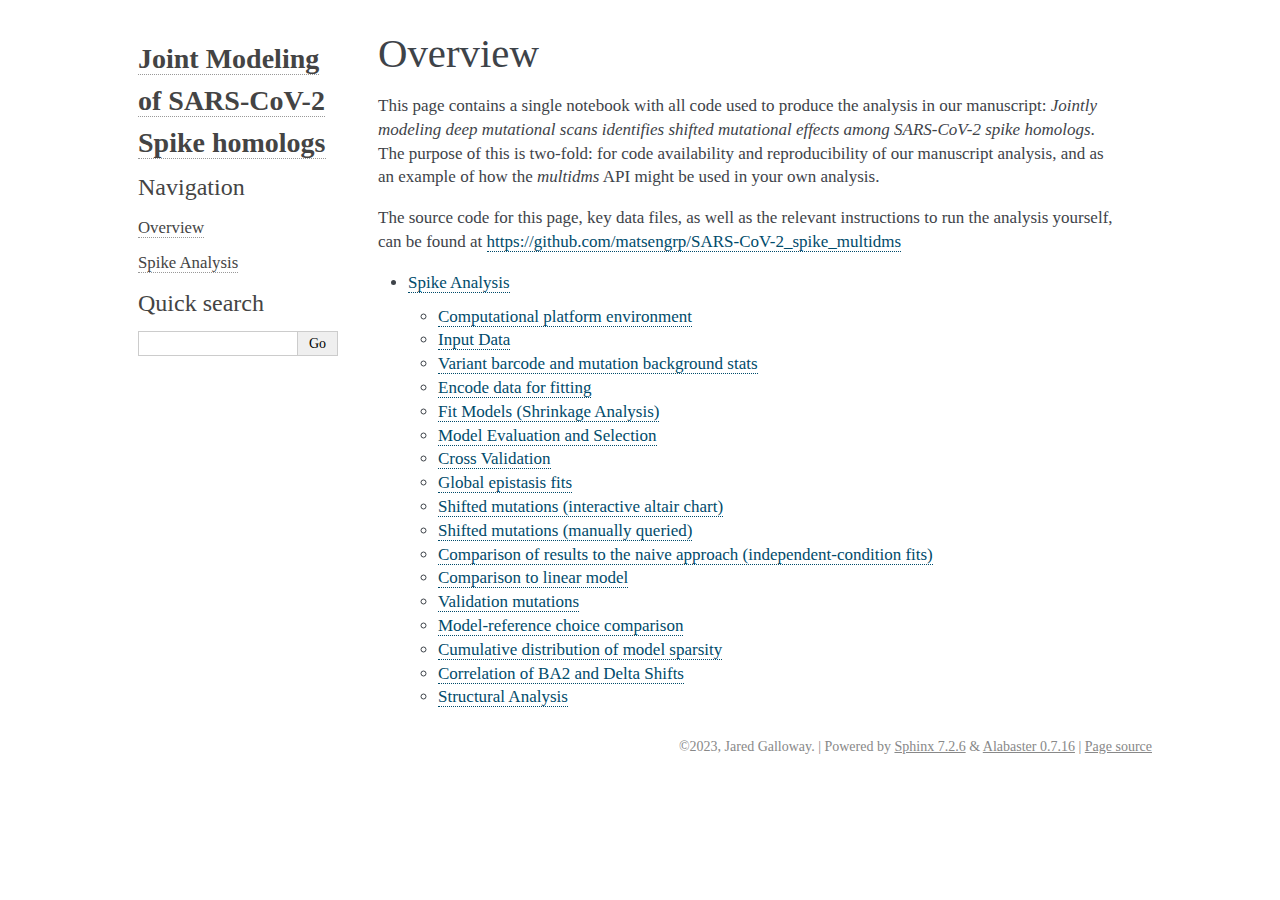
<file: index.html>
<!DOCTYPE html>

<html lang="en" data-content_root="./">
  <head>
    <meta charset="utf-8" />
    <meta name="viewport" content="width=device-width, initial-scale=1.0" /><meta name="viewport" content="width=device-width, initial-scale=1" />

    <title>Overview &#8212; Joint Modeling of SARS-CoV-2 Spike homologs 2023-07-21 documentation</title>
    <link rel="stylesheet" type="text/css" href="_static/pygments.css?v=d1102ebc" />
    <link rel="stylesheet" type="text/css" href="_static/alabaster.css?v=98334b14" />
    <link rel="stylesheet" type="text/css" href="_static/togglebutton.css?v=13237357" />
    <link rel="stylesheet" type="text/css" href="_static/mystnb.4510f1fc1dee50b3e5859aac5469c37c29e427902b24a333a5f9fcb2f0b3ac41.css" />
    <script src="_static/documentation_options.js?v=04cdc583"></script>
    <script src="_static/doctools.js?v=888ff710"></script>
    <script src="_static/sphinx_highlight.js?v=dc90522c"></script>
    <script>let toggleHintShow = 'Click to show';</script>
    <script>let toggleHintHide = 'Click to hide';</script>
    <script>let toggleOpenOnPrint = 'true';</script>
    <script src="_static/togglebutton.js?v=4a39c7ea"></script>
    <script>var togglebuttonSelector = '.toggle, .admonition.dropdown';</script>
    <script>var togglebuttonSelector = '.toggle, .admonition.dropdown';</script>
    <link rel="index" title="Index" href="genindex.html" />
    <link rel="search" title="Search" href="search.html" />
    <link rel="next" title="Spike Analysis" href="spike-analysis.html" />
   
  <link rel="stylesheet" href="_static/custom.css" type="text/css" />
  

  
  

  </head><body>
  

    <div class="document">
      <div class="documentwrapper">
        <div class="bodywrapper">
          

          <div class="body" role="main">
            
  <section id="overview">
<h1>Overview<a class="headerlink" href="#overview" title="Link to this heading">¶</a></h1>
<p>This page contains a single notebook with all code used
to produce the analysis in our manuscript:
<em>Jointly modeling deep mutational scans identifies shifted mutational effects among SARS-CoV-2 spike homologs</em>.
The purpose of this is two-fold:
for code availability and reproducibility of our manuscript analysis,
and as an example of how the <cite>multidms</cite> API might be used in your own analysis.</p>
<p>The source code for this page, key data files, as well as the relevant instructions to run the
analysis yourself, can be found at
<a class="reference external" href="https://github.com/matsengrp/SARS-CoV-2_spike_multidms">https://github.com/matsengrp/SARS-CoV-2_spike_multidms</a></p>
<div class="toctree-wrapper compound">
</div>
<div class="toctree-wrapper compound">
<ul>
<li class="toctree-l1"><a class="reference internal" href="spike-analysis.html">Spike Analysis</a><ul>
<li class="toctree-l2"><a class="reference internal" href="spike-analysis.html#computational-platform-environment">Computational platform environment</a></li>
<li class="toctree-l2"><a class="reference internal" href="spike-analysis.html#input-data">Input Data</a></li>
<li class="toctree-l2"><a class="reference internal" href="spike-analysis.html#variant-barcode-and-mutation-background-stats">Variant barcode and mutation background stats</a></li>
<li class="toctree-l2"><a class="reference internal" href="spike-analysis.html#encode-data-for-fitting">Encode data for fitting</a></li>
<li class="toctree-l2"><a class="reference internal" href="spike-analysis.html#fit-models-shrinkage-analysis">Fit Models (Shrinkage Analysis)</a></li>
<li class="toctree-l2"><a class="reference internal" href="spike-analysis.html#model-evaluation-and-selection">Model Evaluation and Selection</a></li>
<li class="toctree-l2"><a class="reference internal" href="spike-analysis.html#cross-validation">Cross Validation</a></li>
<li class="toctree-l2"><a class="reference internal" href="spike-analysis.html#global-epistasis-fits">Global epistasis fits</a></li>
<li class="toctree-l2"><a class="reference internal" href="spike-analysis.html#shifted-mutations-interactive-altair-chart">Shifted mutations (interactive altair chart)</a></li>
<li class="toctree-l2"><a class="reference internal" href="spike-analysis.html#shifted-mutations-manually-queried">Shifted mutations (manually queried)</a></li>
<li class="toctree-l2"><a class="reference internal" href="spike-analysis.html#comparison-of-results-to-the-naive-approach-independent-condition-fits">Comparison of results to the naive approach (independent-condition fits)</a></li>
<li class="toctree-l2"><a class="reference internal" href="spike-analysis.html#comparison-to-linear-model">Comparison to linear model</a></li>
<li class="toctree-l2"><a class="reference internal" href="spike-analysis.html#validation-mutations">Validation mutations</a></li>
<li class="toctree-l2"><a class="reference internal" href="spike-analysis.html#model-reference-choice-comparison">Model-reference choice comparison</a></li>
<li class="toctree-l2"><a class="reference internal" href="spike-analysis.html#cumulative-distribution-of-model-sparsity">Cumulative distribution of model sparsity</a></li>
<li class="toctree-l2"><a class="reference internal" href="spike-analysis.html#correlation-of-ba2-and-delta-shifts">Correlation of BA2 and Delta Shifts</a></li>
<li class="toctree-l2"><a class="reference internal" href="spike-analysis.html#structural-analysis">Structural Analysis</a></li>
</ul>
</li>
</ul>
</div>
</section>


          </div>
          
        </div>
      </div>
      <div class="sphinxsidebar" role="navigation" aria-label="main navigation">
        <div class="sphinxsidebarwrapper">
<h1 class="logo"><a href="#">Joint Modeling of SARS-CoV-2 Spike homologs</a></h1>








<h3>Navigation</h3>
<ul class="current">
<li class="toctree-l1 current"><a class="current reference internal" href="#">Overview</a></li>
</ul>
<ul>
<li class="toctree-l1"><a class="reference internal" href="spike-analysis.html">Spike Analysis</a></li>
</ul>

<div class="relations">
<h3>Related Topics</h3>
<ul>
  <li><a href="#">Documentation overview</a><ul>
      <li>Next: <a href="spike-analysis.html" title="next chapter">Spike Analysis</a></li>
  </ul></li>
</ul>
</div>
<div id="searchbox" style="display: none" role="search">
  <h3 id="searchlabel">Quick search</h3>
    <div class="searchformwrapper">
    <form class="search" action="search.html" method="get">
      <input type="text" name="q" aria-labelledby="searchlabel" autocomplete="off" autocorrect="off" autocapitalize="off" spellcheck="false"/>
      <input type="submit" value="Go" />
    </form>
    </div>
</div>
<script>document.getElementById('searchbox').style.display = "block"</script>








        </div>
      </div>
      <div class="clearer"></div>
    </div>
    <div class="footer">
      &#169;2023, Jared Galloway.
      
      |
      Powered by <a href="https://www.sphinx-doc.org/">Sphinx 7.2.6</a>
      &amp; <a href="https://alabaster.readthedocs.io">Alabaster 0.7.16</a>
      
      |
      <a href="_sources/index.rst.txt"
          rel="nofollow">Page source</a>
    </div>

    

    
  </body>
</html>
</file>
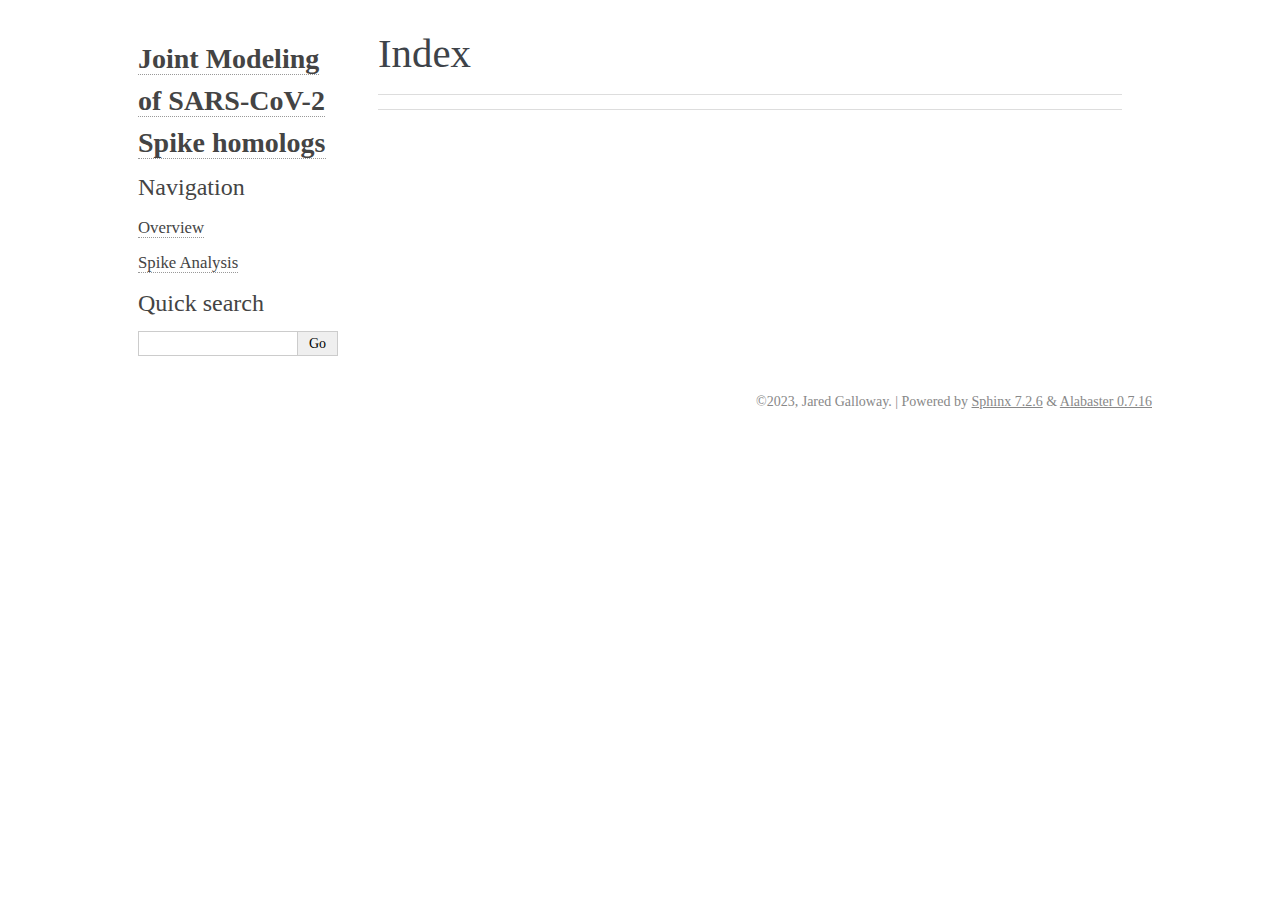
<file: genindex.html>
<!DOCTYPE html>

<html lang="en" data-content_root="./">
  <head>
    <meta charset="utf-8" />
    <meta name="viewport" content="width=device-width, initial-scale=1.0" />
    <title>Index &#8212; Joint Modeling of SARS-CoV-2 Spike homologs 2023-07-21 documentation</title>
    <link rel="stylesheet" type="text/css" href="_static/pygments.css?v=d1102ebc" />
    <link rel="stylesheet" type="text/css" href="_static/alabaster.css?v=98334b14" />
    <link rel="stylesheet" type="text/css" href="_static/togglebutton.css?v=13237357" />
    <link rel="stylesheet" type="text/css" href="_static/mystnb.4510f1fc1dee50b3e5859aac5469c37c29e427902b24a333a5f9fcb2f0b3ac41.css" />
    <script src="_static/documentation_options.js?v=04cdc583"></script>
    <script src="_static/doctools.js?v=888ff710"></script>
    <script src="_static/sphinx_highlight.js?v=dc90522c"></script>
    <script>let toggleHintShow = 'Click to show';</script>
    <script>let toggleHintHide = 'Click to hide';</script>
    <script>let toggleOpenOnPrint = 'true';</script>
    <script src="_static/togglebutton.js?v=4a39c7ea"></script>
    <script>var togglebuttonSelector = '.toggle, .admonition.dropdown';</script>
    <script>var togglebuttonSelector = '.toggle, .admonition.dropdown';</script>
    <link rel="index" title="Index" href="#" />
    <link rel="search" title="Search" href="search.html" />
   
  <link rel="stylesheet" href="_static/custom.css" type="text/css" />
  

  
  

  </head><body>
  

    <div class="document">
      <div class="documentwrapper">
        <div class="bodywrapper">
          

          <div class="body" role="main">
            

<h1 id="index">Index</h1>

<div class="genindex-jumpbox">
 
</div>


          </div>
          
        </div>
      </div>
      <div class="sphinxsidebar" role="navigation" aria-label="main navigation">
        <div class="sphinxsidebarwrapper">
<h1 class="logo"><a href="index.html">Joint Modeling of SARS-CoV-2 Spike homologs</a></h1>








<h3>Navigation</h3>
<ul>
<li class="toctree-l1"><a class="reference internal" href="index.html">Overview</a></li>
</ul>
<ul>
<li class="toctree-l1"><a class="reference internal" href="spike-analysis.html">Spike Analysis</a></li>
</ul>

<div class="relations">
<h3>Related Topics</h3>
<ul>
  <li><a href="index.html">Documentation overview</a><ul>
  </ul></li>
</ul>
</div>
<div id="searchbox" style="display: none" role="search">
  <h3 id="searchlabel">Quick search</h3>
    <div class="searchformwrapper">
    <form class="search" action="search.html" method="get">
      <input type="text" name="q" aria-labelledby="searchlabel" autocomplete="off" autocorrect="off" autocapitalize="off" spellcheck="false"/>
      <input type="submit" value="Go" />
    </form>
    </div>
</div>
<script>document.getElementById('searchbox').style.display = "block"</script>








        </div>
      </div>
      <div class="clearer"></div>
    </div>
    <div class="footer">
      &#169;2023, Jared Galloway.
      
      |
      Powered by <a href="https://www.sphinx-doc.org/">Sphinx 7.2.6</a>
      &amp; <a href="https://alabaster.readthedocs.io">Alabaster 0.7.16</a>
      
    </div>

    

    
  </body>
</html>
</file>
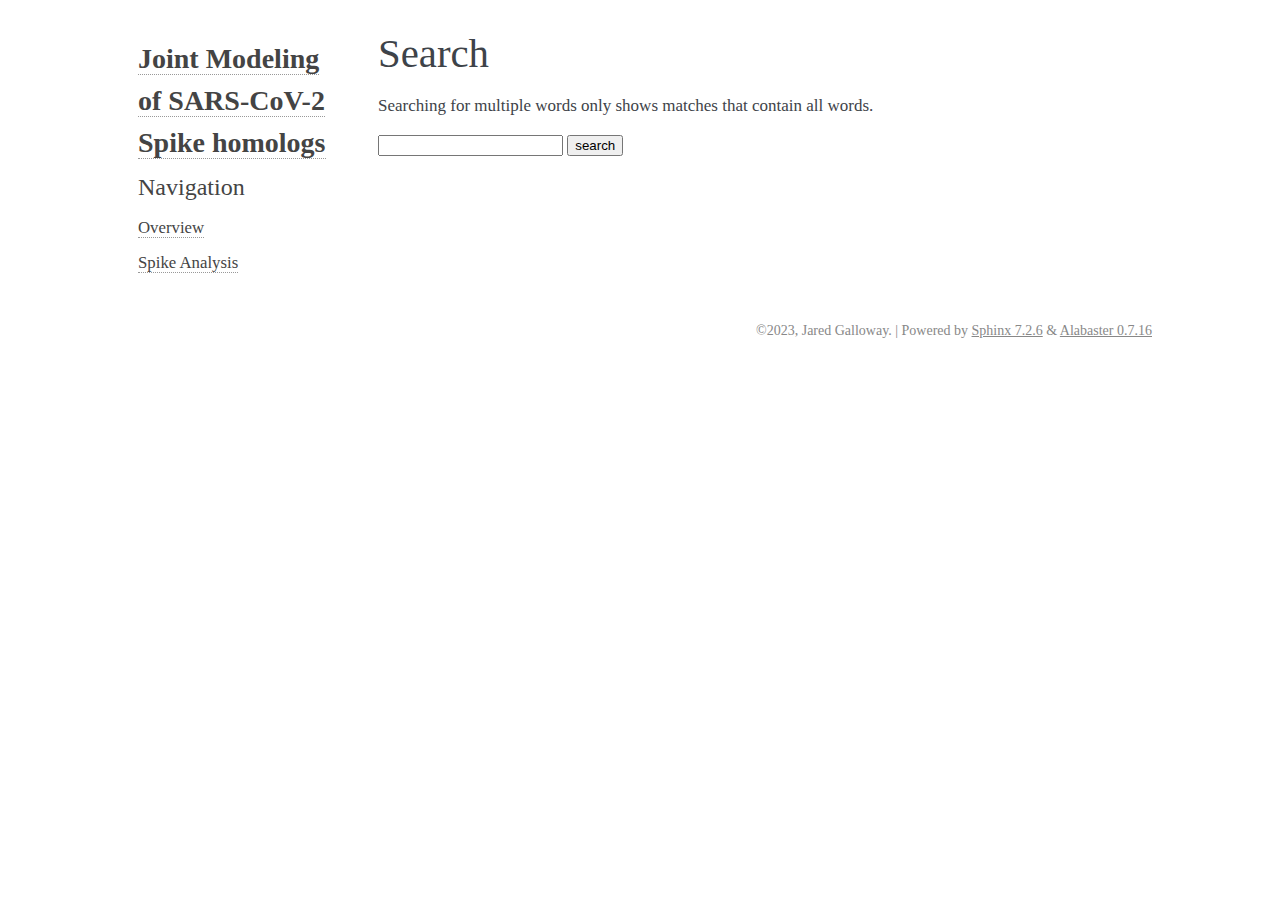
<file: search.html>
<!DOCTYPE html>

<html lang="en" data-content_root="./">
  <head>
    <meta charset="utf-8" />
    <meta name="viewport" content="width=device-width, initial-scale=1.0" />
    <title>Search &#8212; Joint Modeling of SARS-CoV-2 Spike homologs 2023-07-21 documentation</title>
    <link rel="stylesheet" type="text/css" href="_static/pygments.css?v=d1102ebc" />
    <link rel="stylesheet" type="text/css" href="_static/alabaster.css?v=98334b14" />
    <link rel="stylesheet" type="text/css" href="_static/togglebutton.css?v=13237357" />
    <link rel="stylesheet" type="text/css" href="_static/mystnb.4510f1fc1dee50b3e5859aac5469c37c29e427902b24a333a5f9fcb2f0b3ac41.css" />
    
    <script src="_static/documentation_options.js?v=04cdc583"></script>
    <script src="_static/doctools.js?v=888ff710"></script>
    <script src="_static/sphinx_highlight.js?v=dc90522c"></script>
    <script>let toggleHintShow = 'Click to show';</script>
    <script>let toggleHintHide = 'Click to hide';</script>
    <script>let toggleOpenOnPrint = 'true';</script>
    <script src="_static/togglebutton.js?v=4a39c7ea"></script>
    <script>var togglebuttonSelector = '.toggle, .admonition.dropdown';</script>
    <script>var togglebuttonSelector = '.toggle, .admonition.dropdown';</script>
    <script src="_static/searchtools.js"></script>
    <script src="_static/language_data.js"></script>
    <link rel="index" title="Index" href="genindex.html" />
    <link rel="search" title="Search" href="#" />
  <script src="searchindex.js" defer></script>
  
   
  <link rel="stylesheet" href="_static/custom.css" type="text/css" />
  

  
  


  </head><body>
  

    <div class="document">
      <div class="documentwrapper">
        <div class="bodywrapper">
          

          <div class="body" role="main">
            
  <h1 id="search-documentation">Search</h1>
  
  <noscript>
  <div class="admonition warning">
  <p>
    Please activate JavaScript to enable the search
    functionality.
  </p>
  </div>
  </noscript>
  
  
  <p>
    Searching for multiple words only shows matches that contain
    all words.
  </p>
  
  
  <form action="" method="get">
    <input type="text" name="q" aria-labelledby="search-documentation" value="" autocomplete="off" autocorrect="off" autocapitalize="off" spellcheck="false"/>
    <input type="submit" value="search" />
    <span id="search-progress" style="padding-left: 10px"></span>
  </form>
  
  
  
  <div id="search-results">
  
  </div>
  

          </div>
          
        </div>
      </div>
      <div class="sphinxsidebar" role="navigation" aria-label="main navigation">
        <div class="sphinxsidebarwrapper">
<h1 class="logo"><a href="index.html">Joint Modeling of SARS-CoV-2 Spike homologs</a></h1>








<h3>Navigation</h3>
<ul>
<li class="toctree-l1"><a class="reference internal" href="index.html">Overview</a></li>
</ul>
<ul>
<li class="toctree-l1"><a class="reference internal" href="spike-analysis.html">Spike Analysis</a></li>
</ul>

<div class="relations">
<h3>Related Topics</h3>
<ul>
  <li><a href="index.html">Documentation overview</a><ul>
  </ul></li>
</ul>
</div>








        </div>
      </div>
      <div class="clearer"></div>
    </div>
    <div class="footer">
      &#169;2023, Jared Galloway.
      
      |
      Powered by <a href="https://www.sphinx-doc.org/">Sphinx 7.2.6</a>
      &amp; <a href="https://alabaster.readthedocs.io">Alabaster 0.7.16</a>
      
    </div>

    

    
  </body>
</html>
</file>
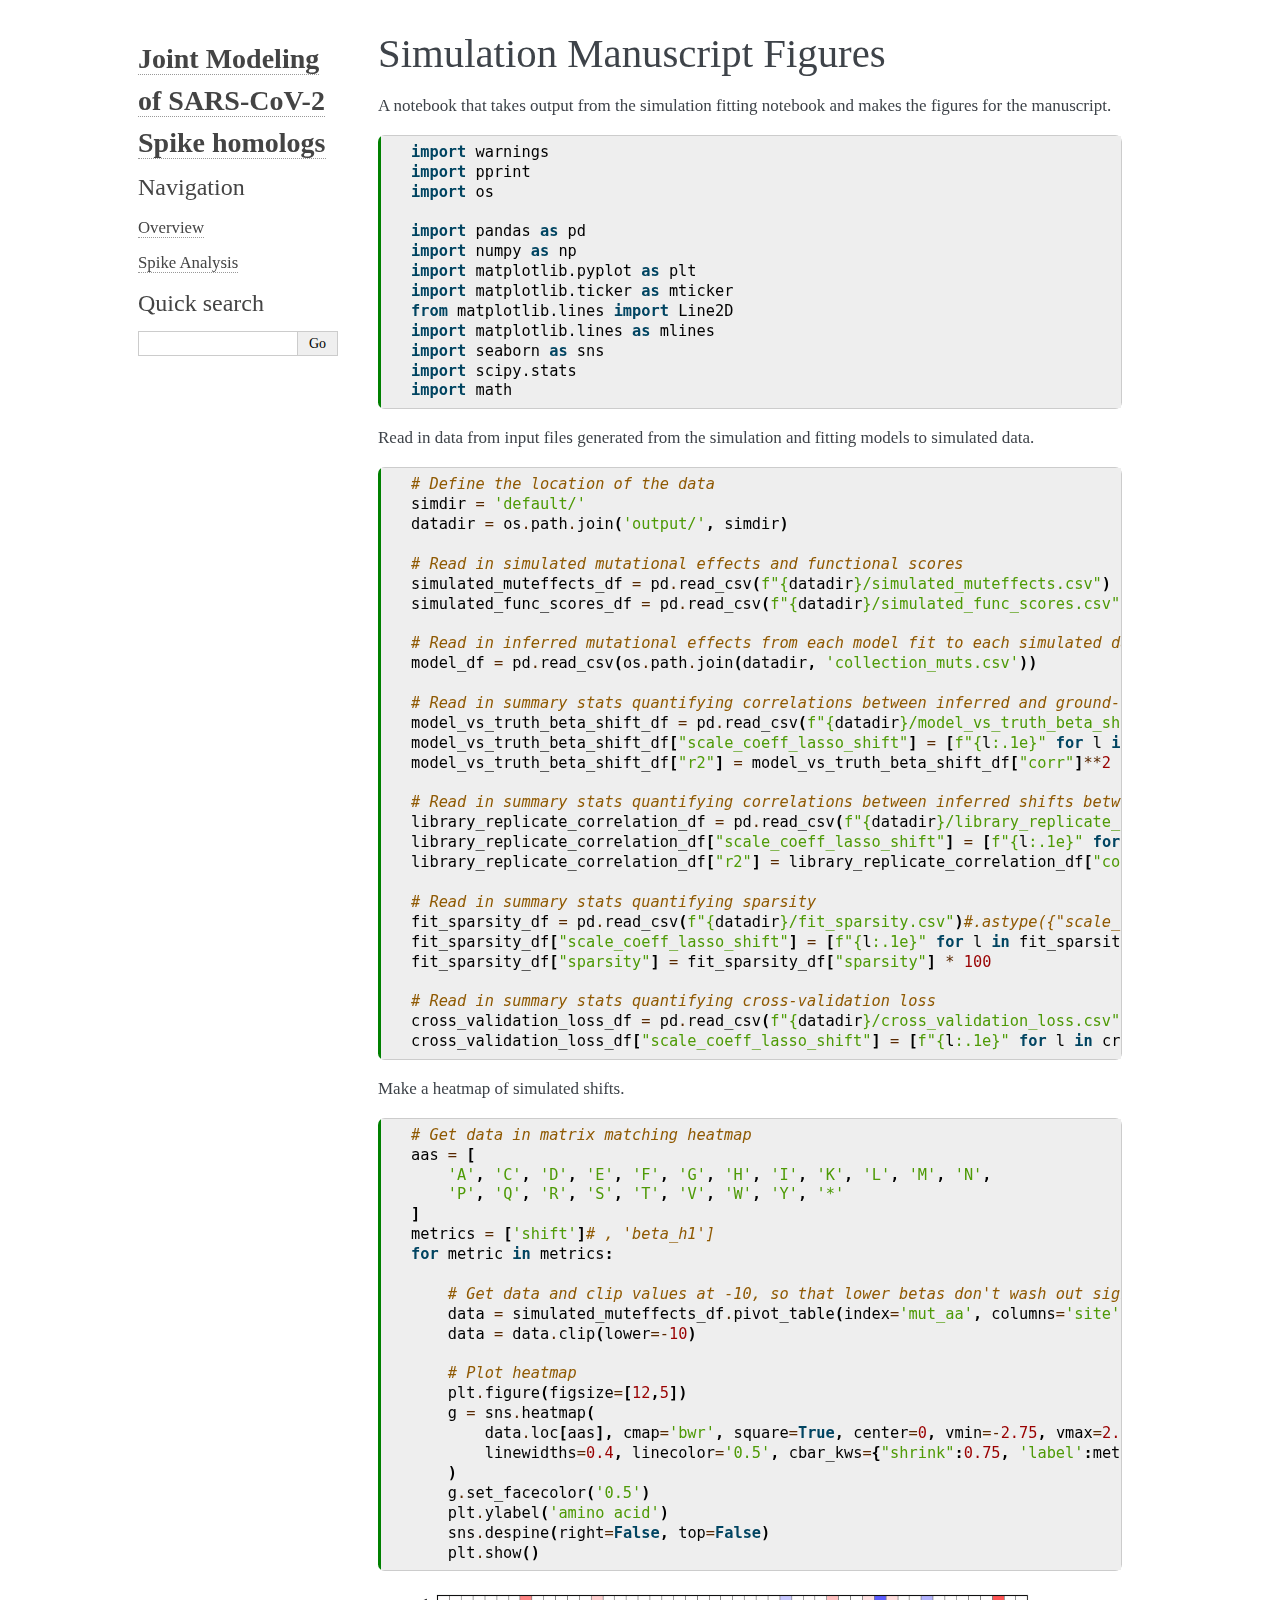
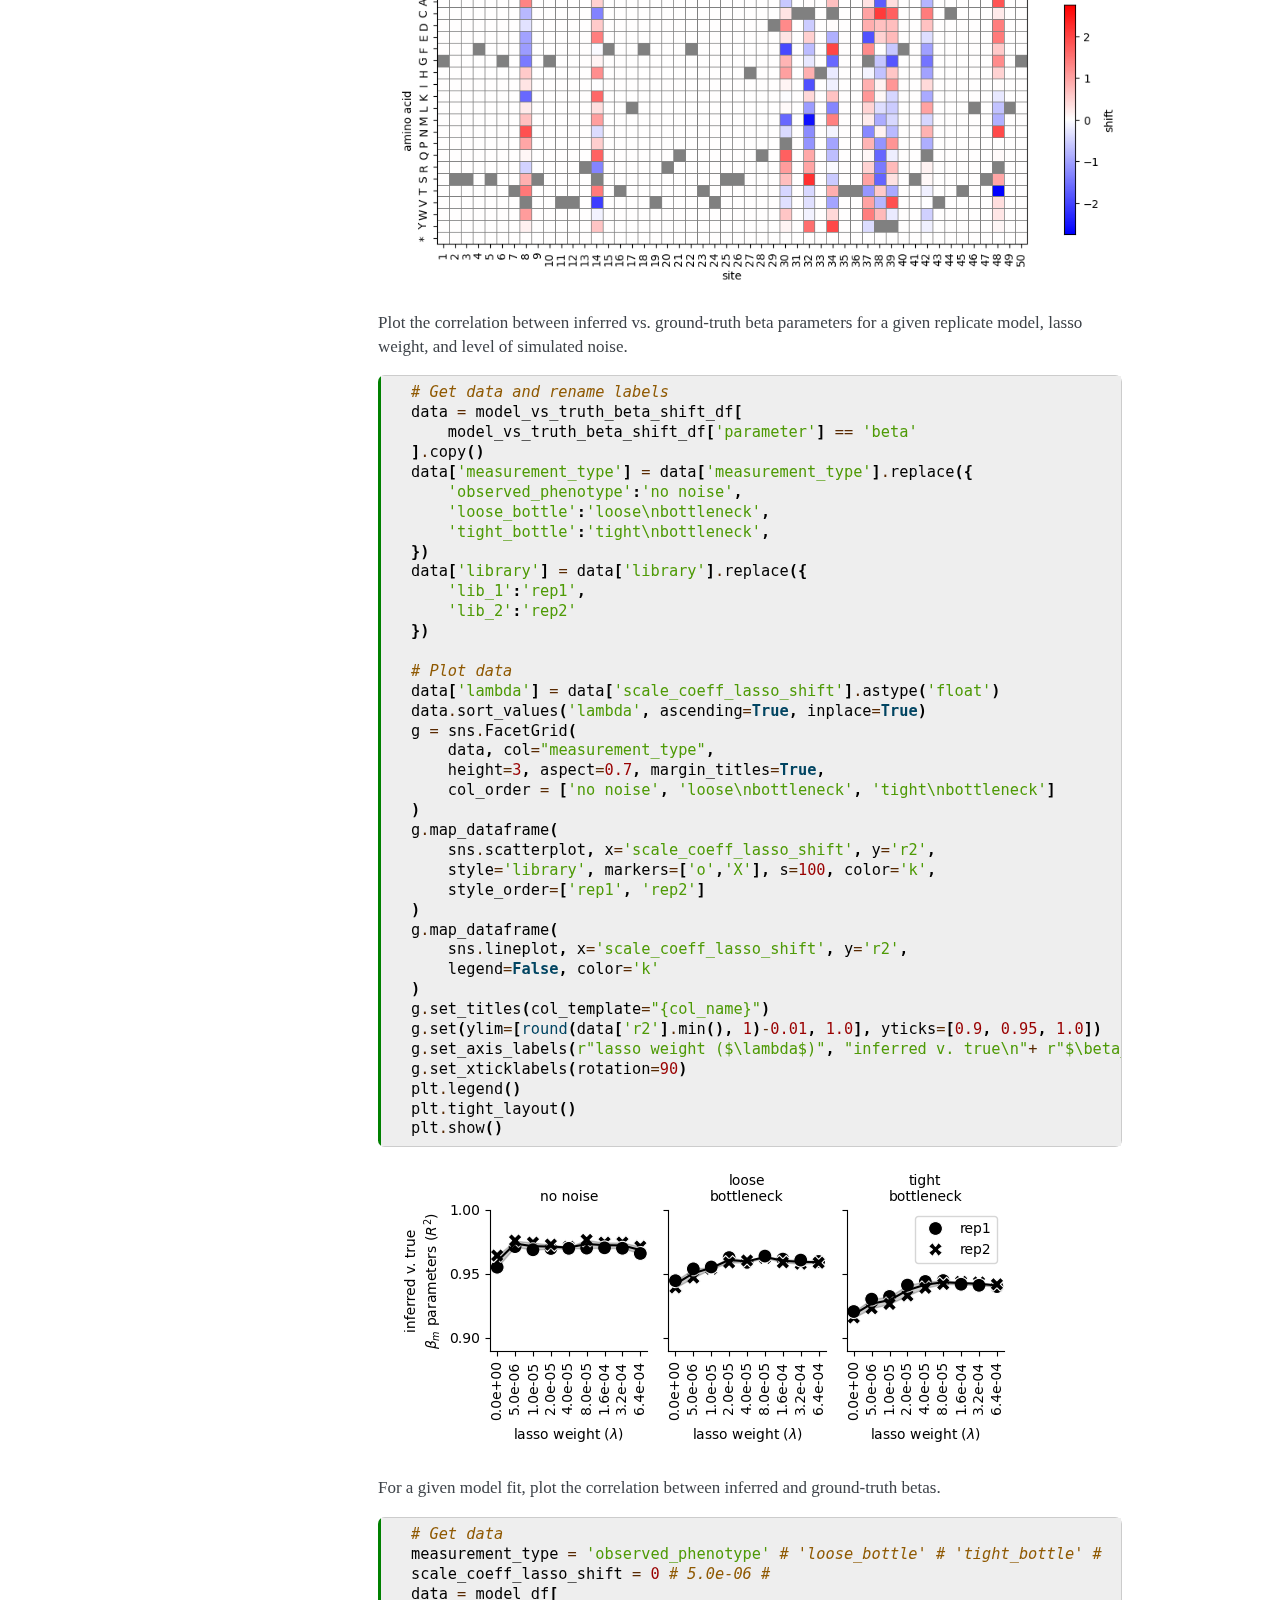
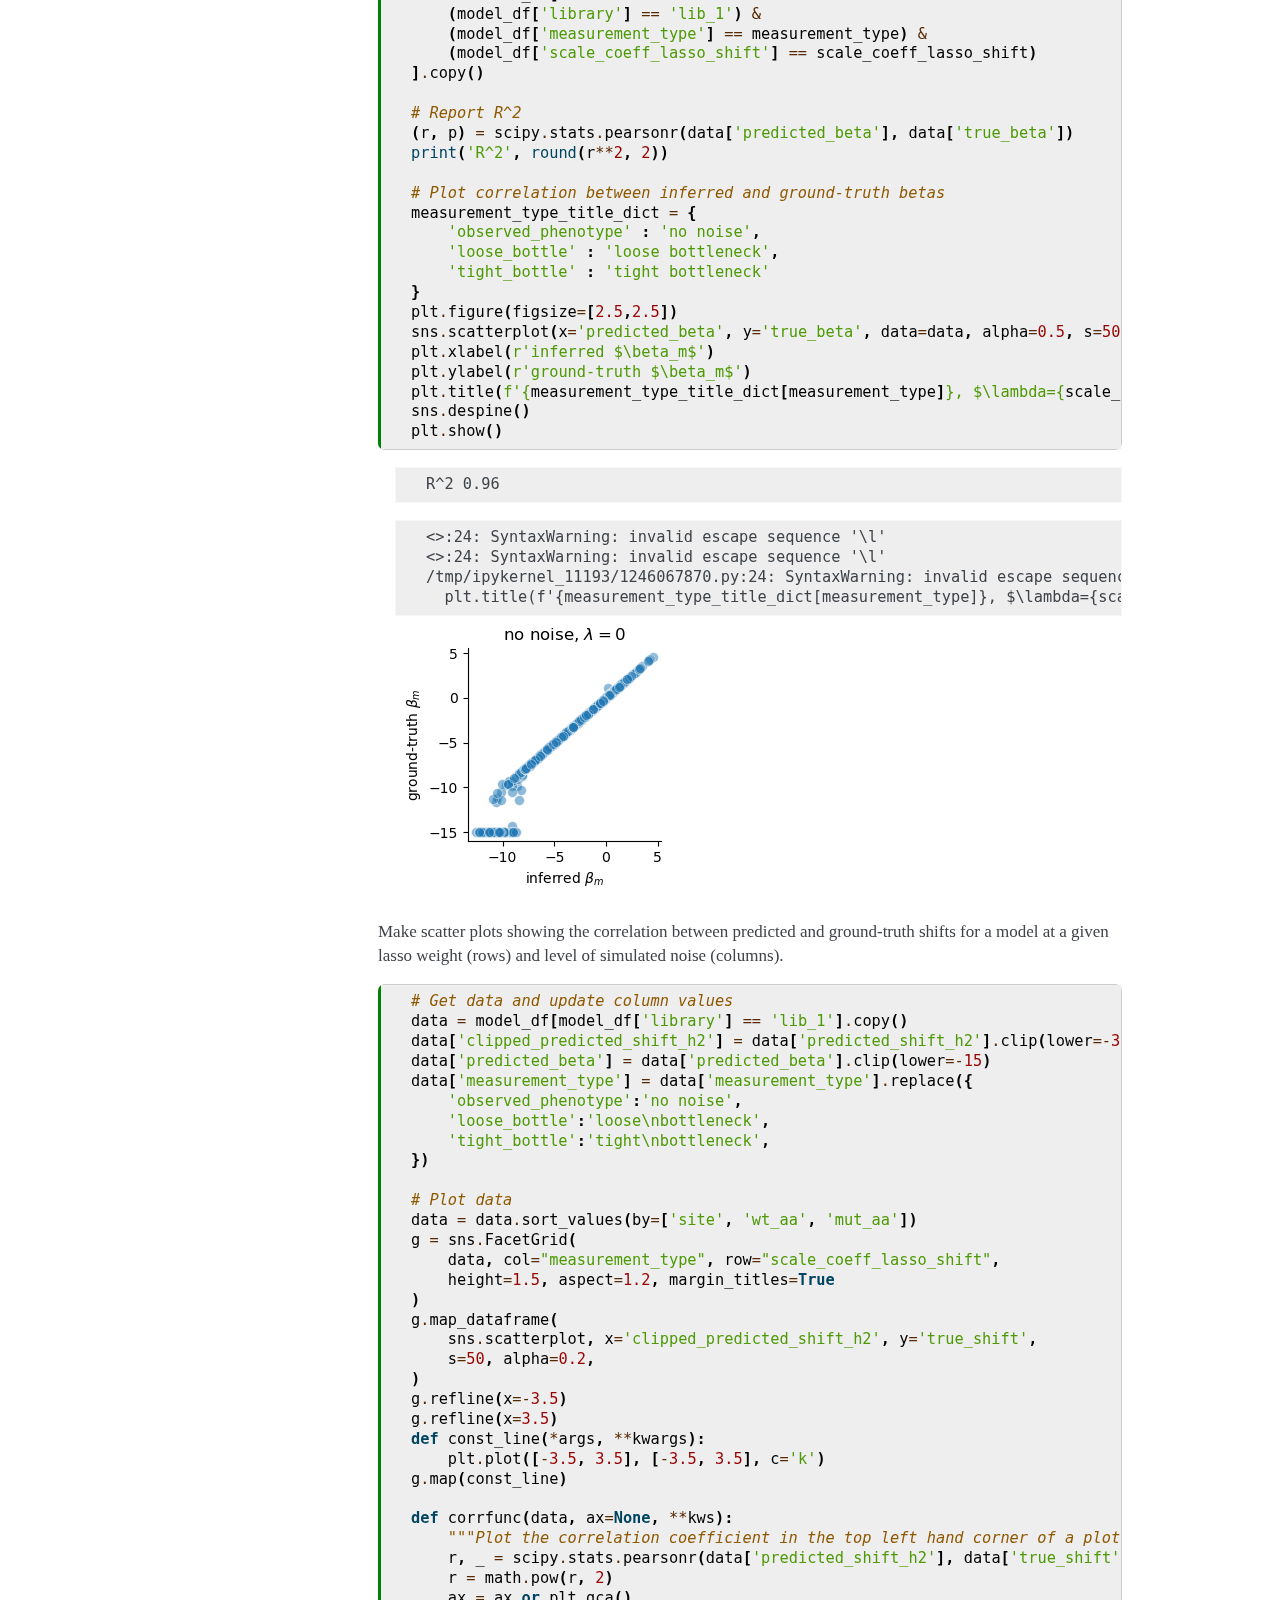
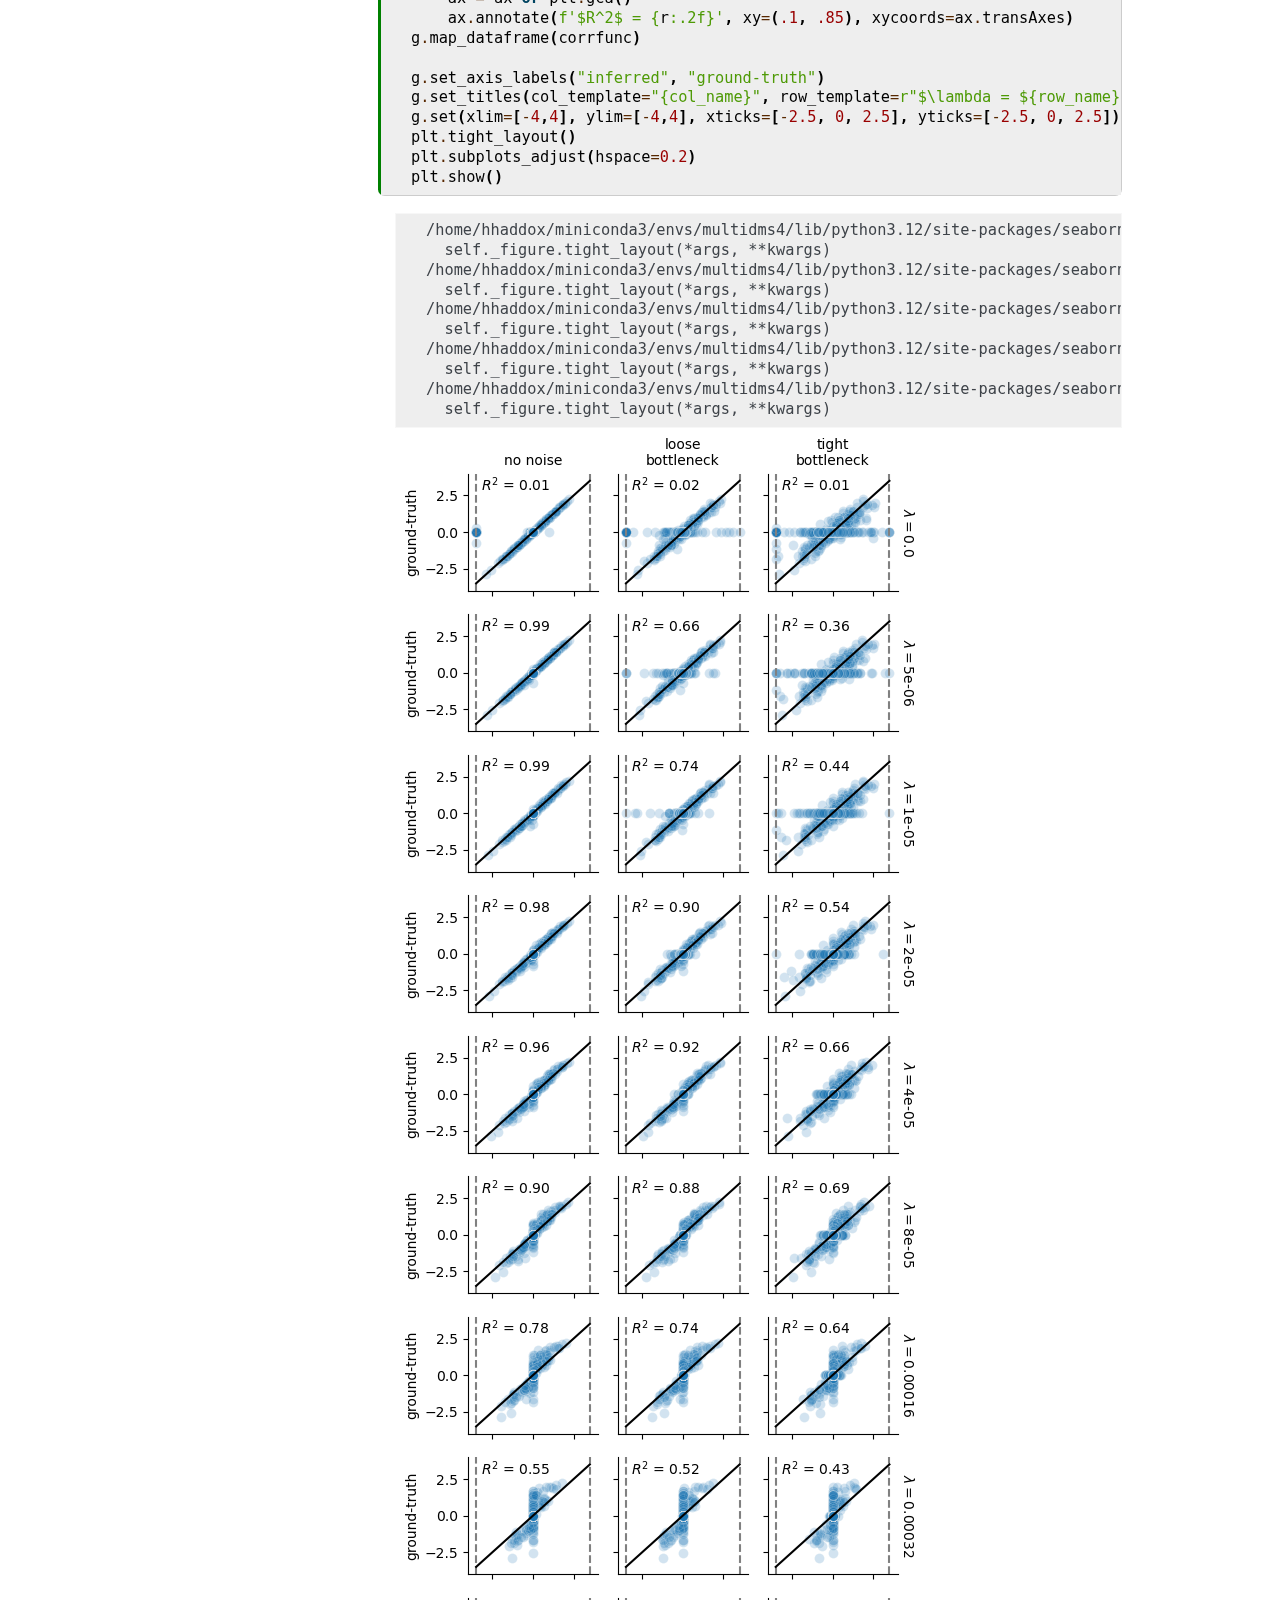
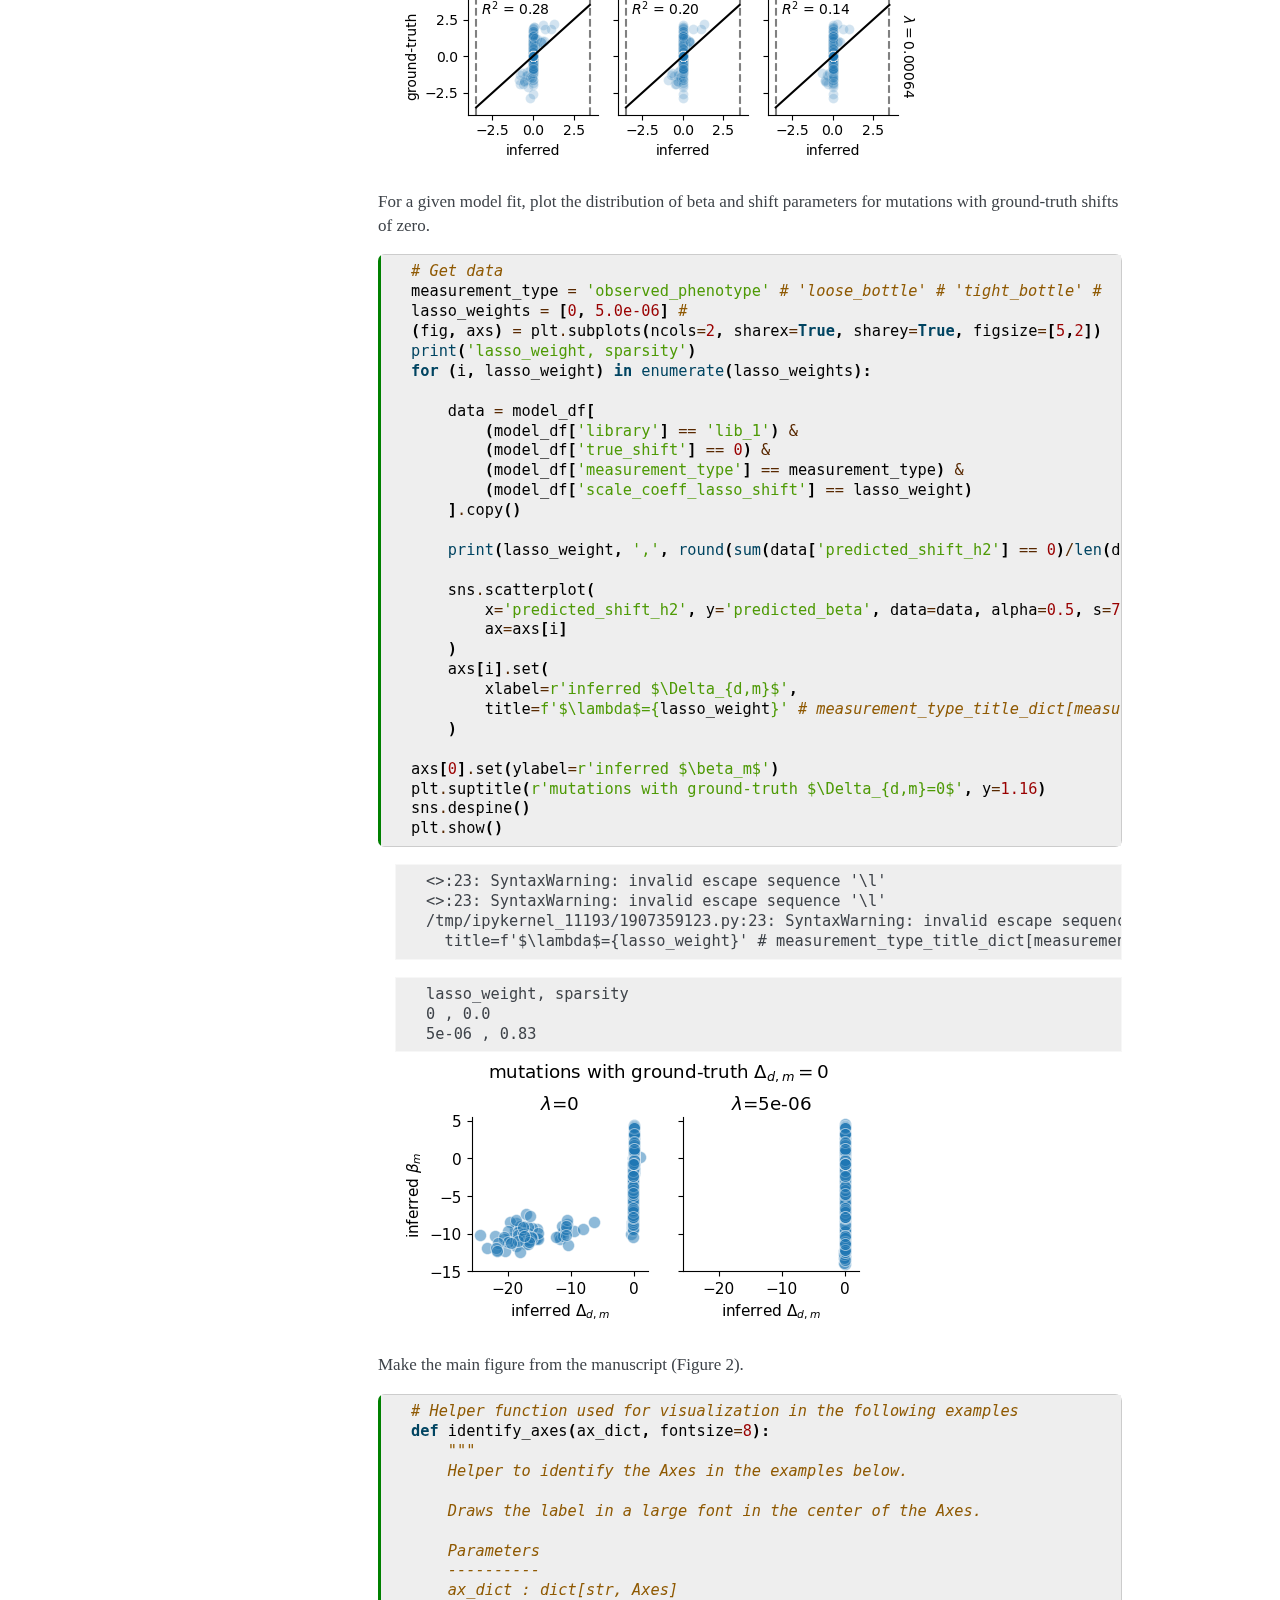
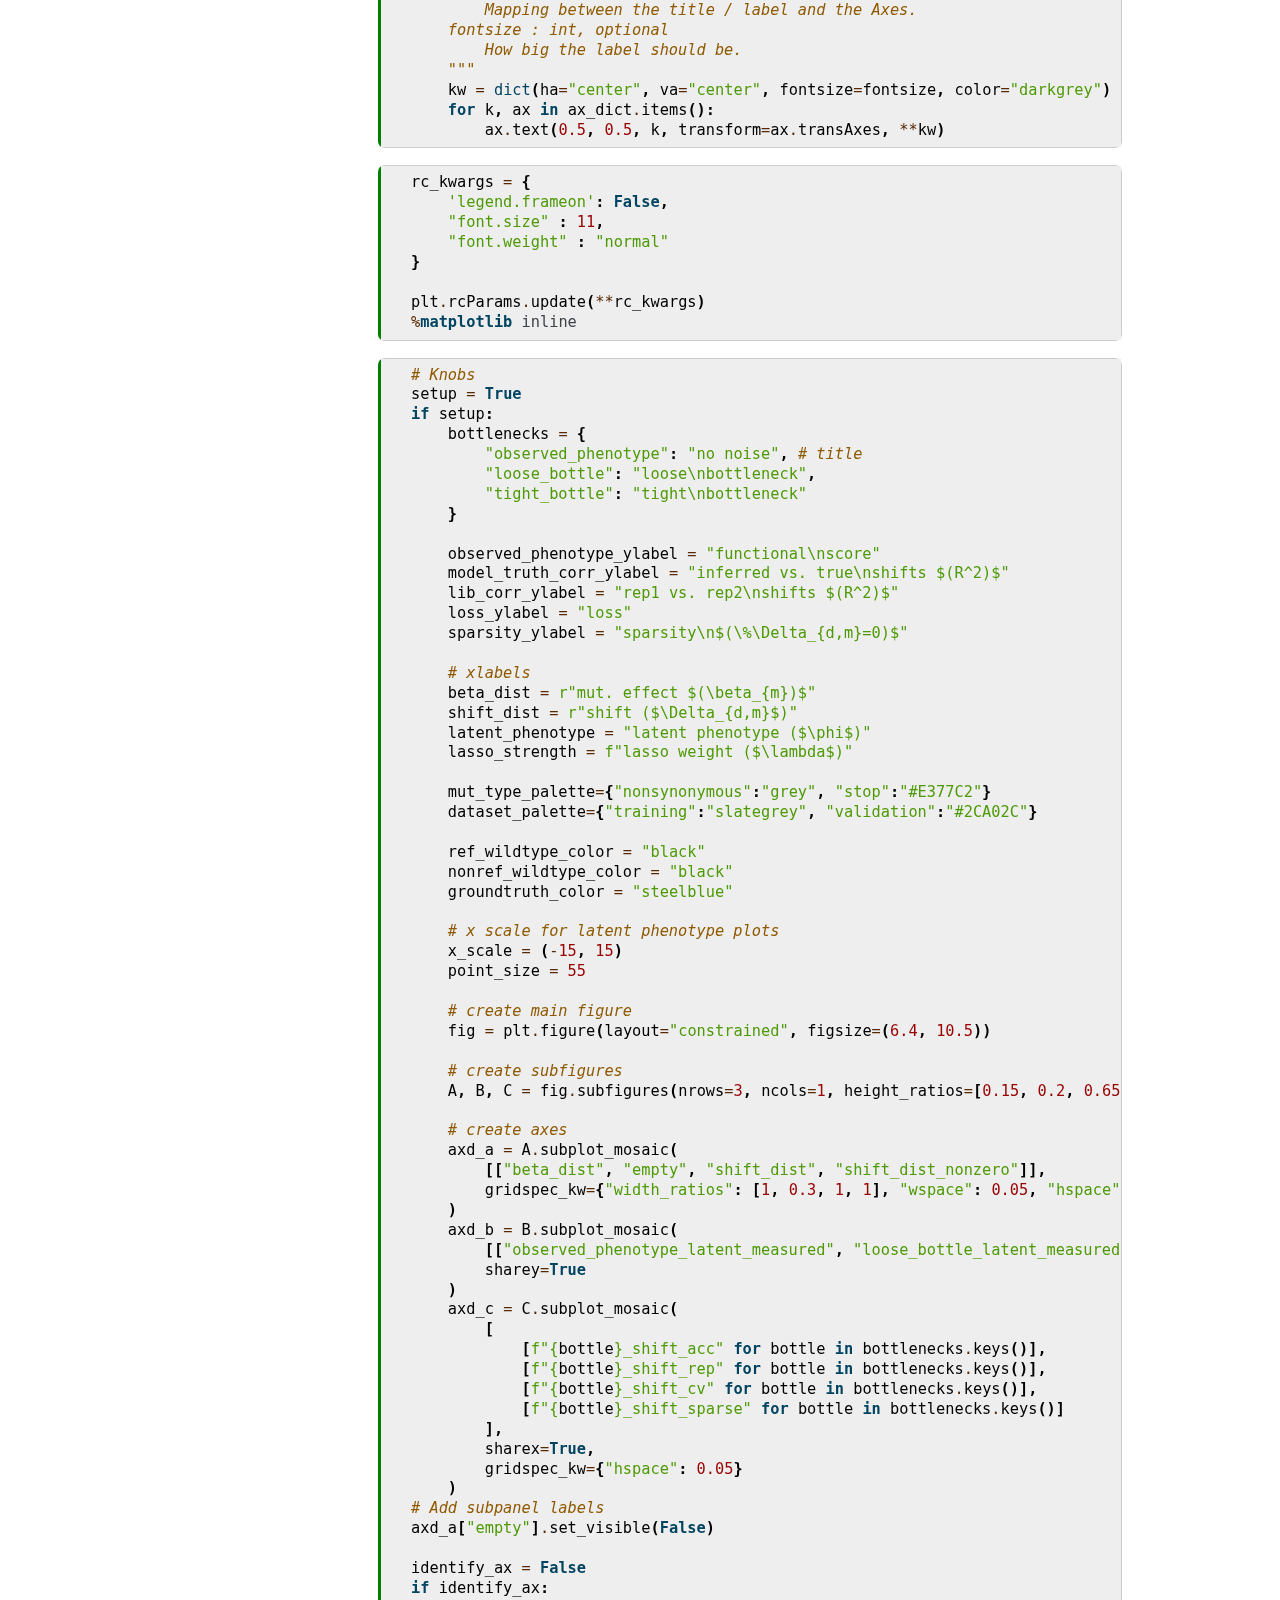
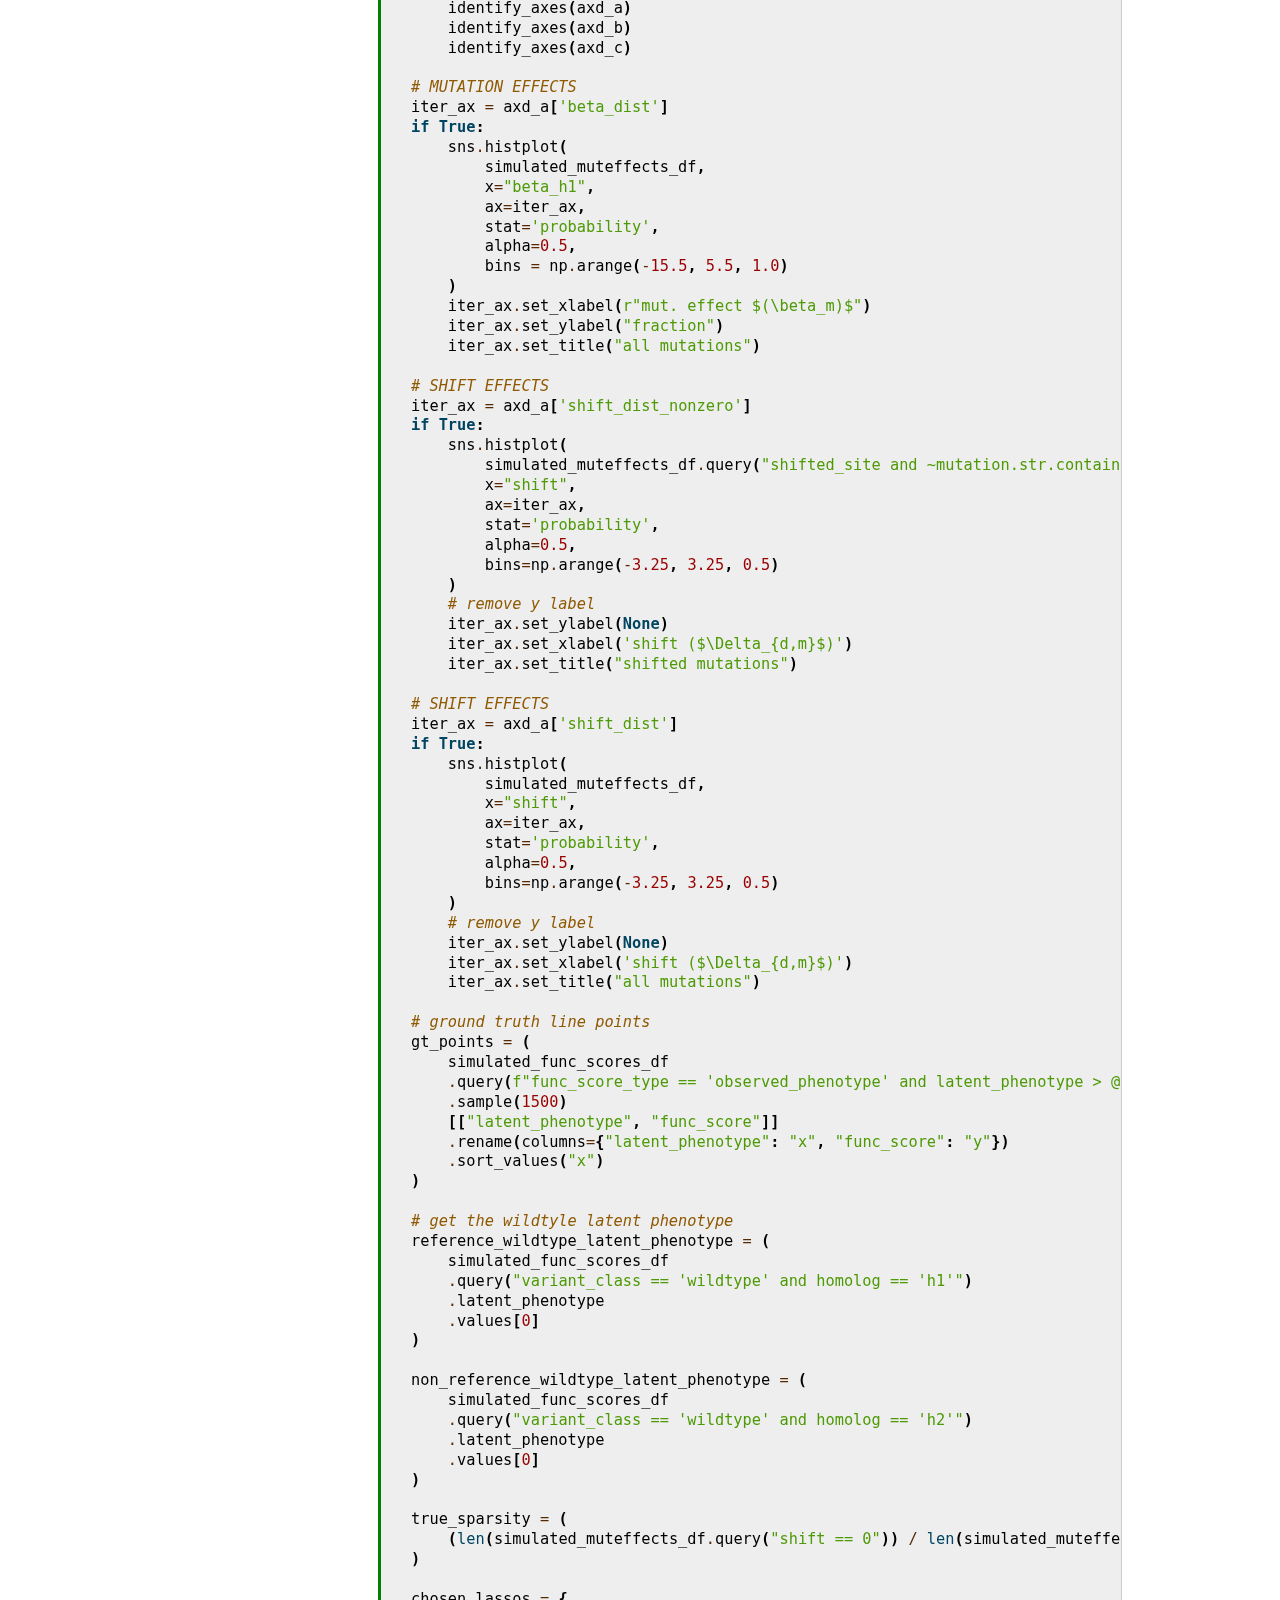
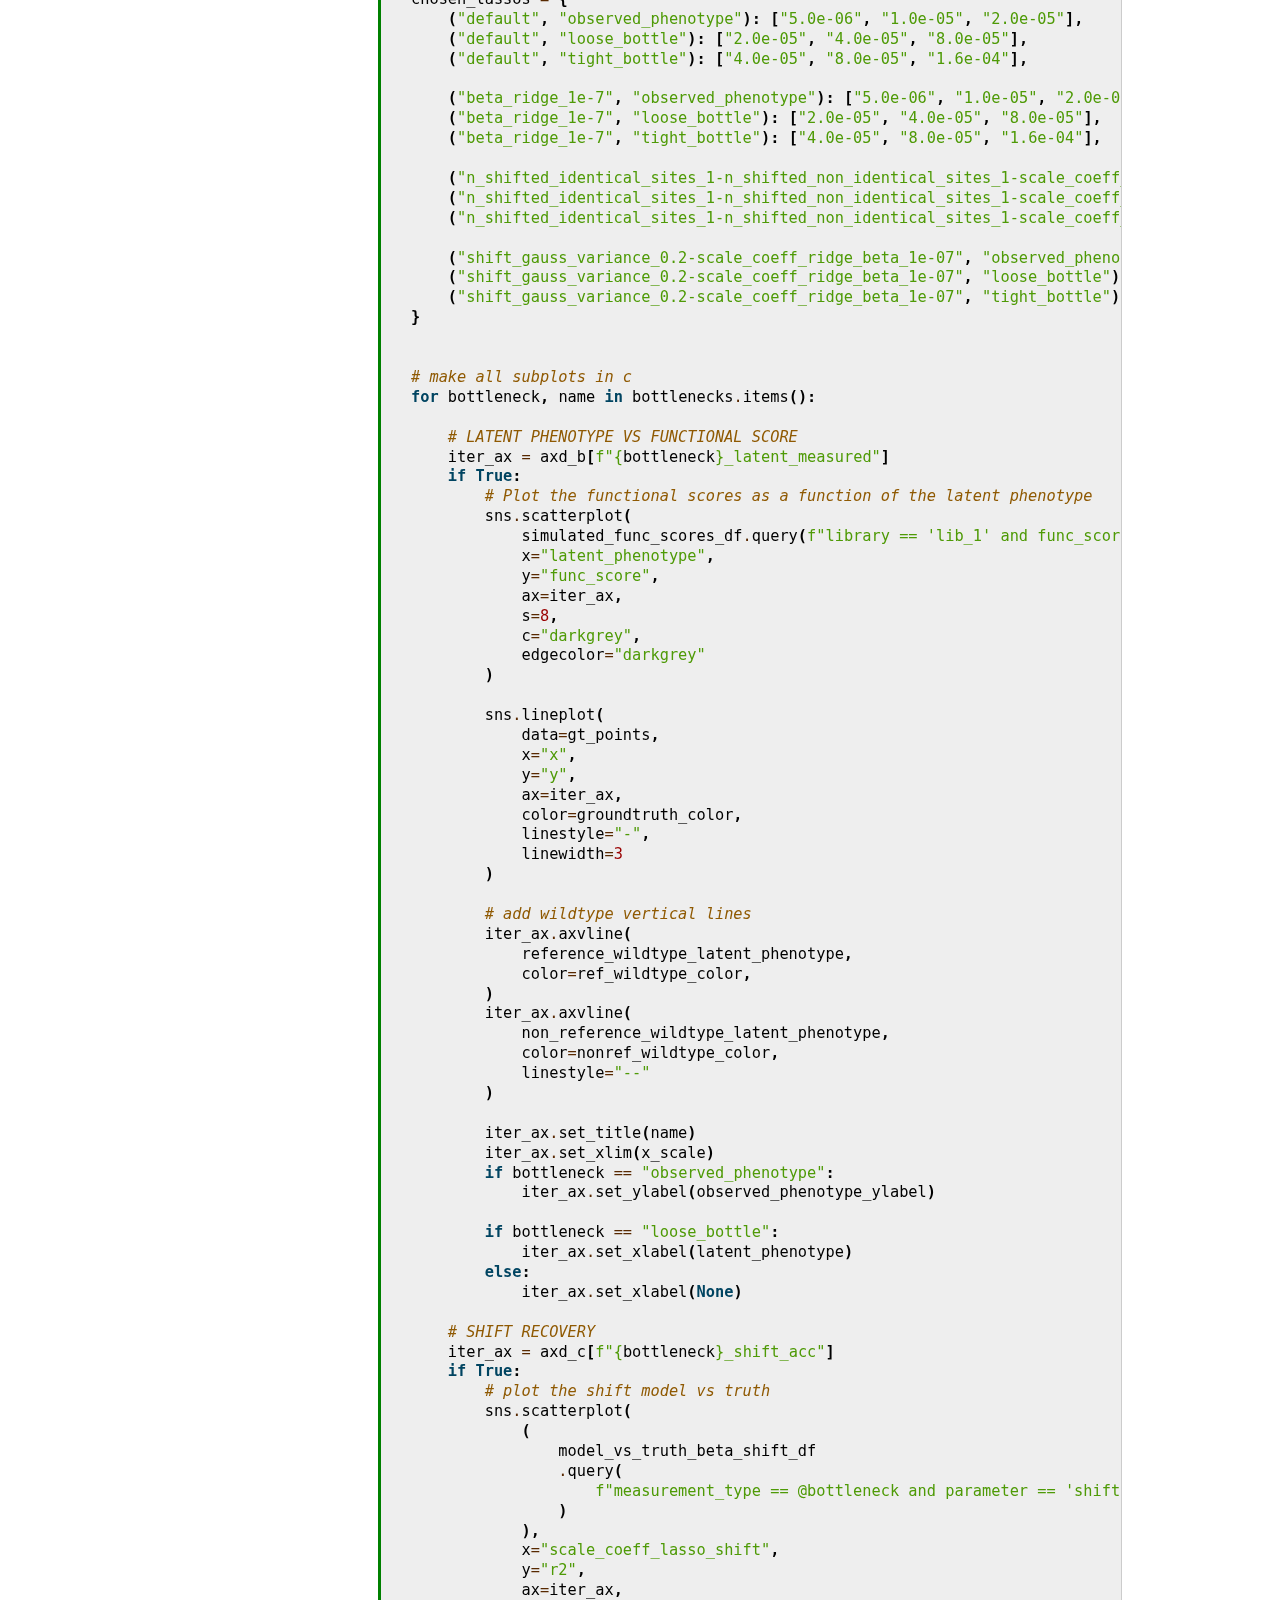
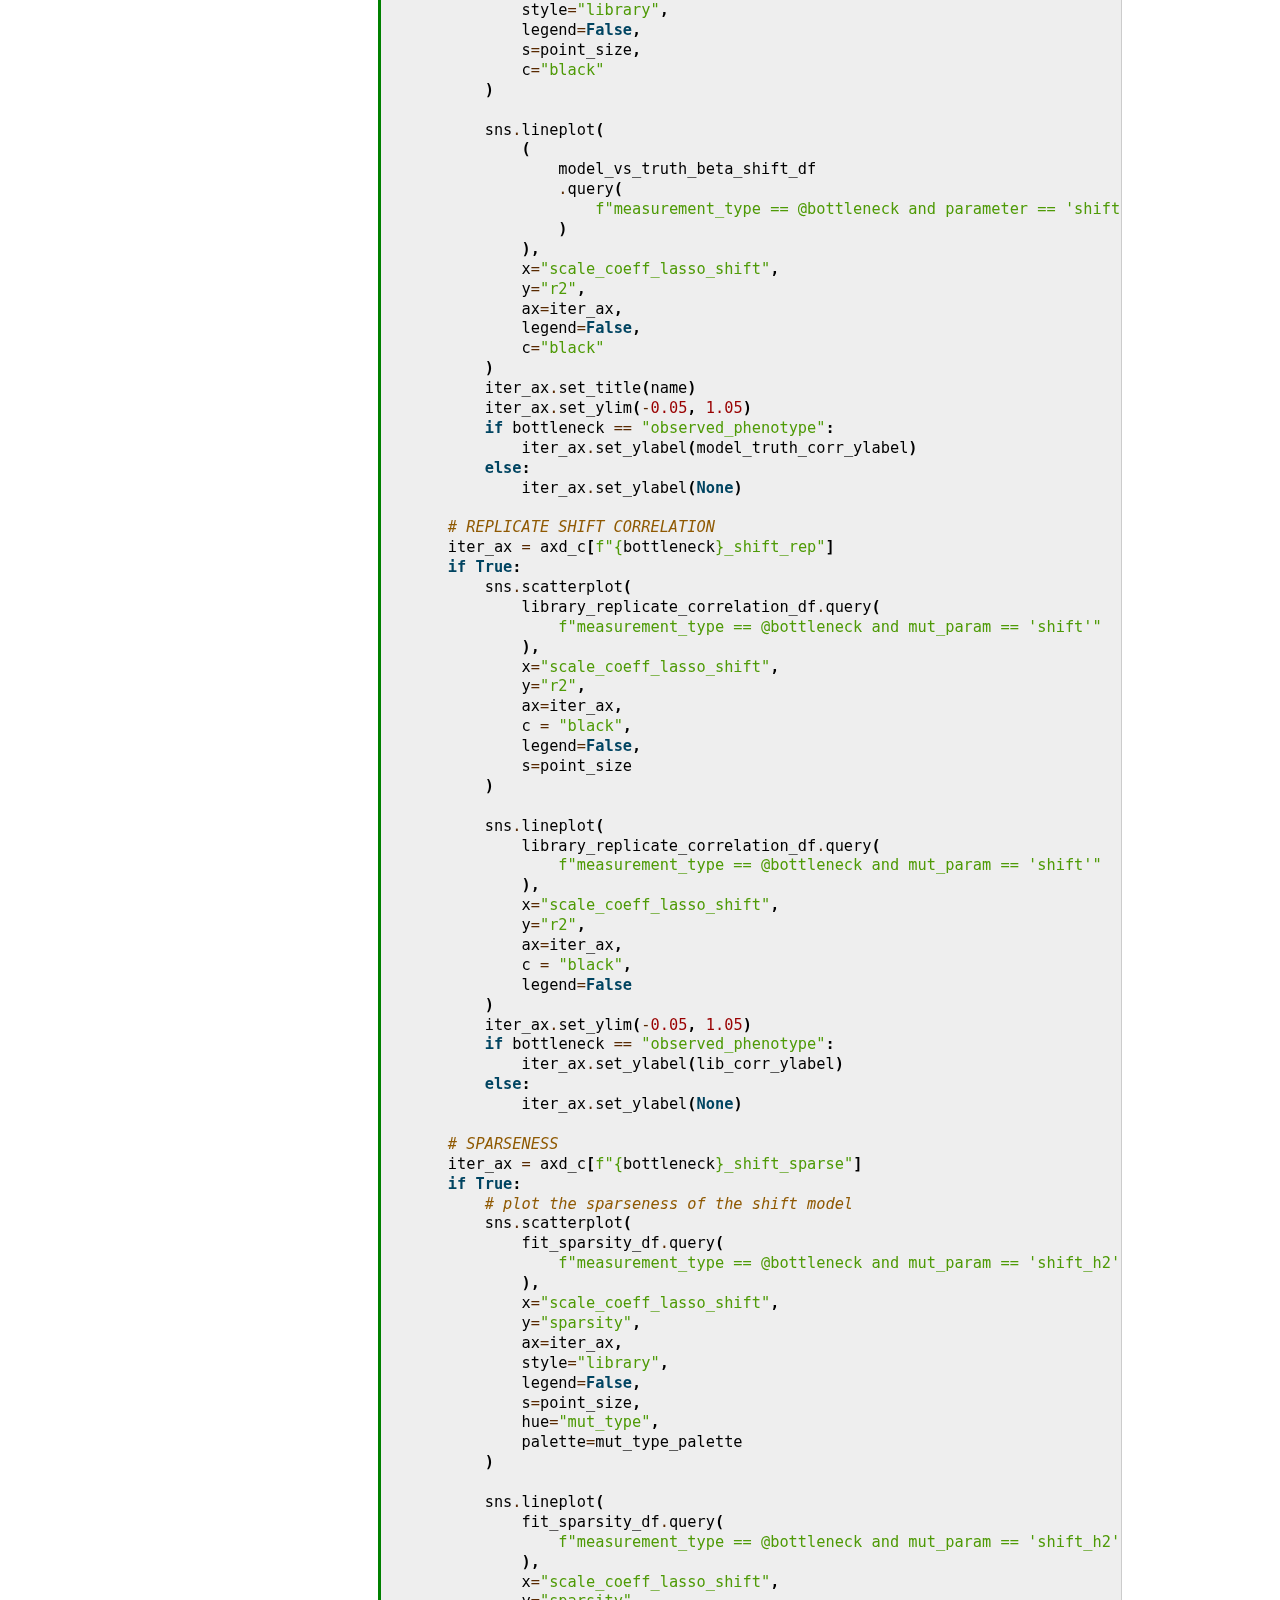
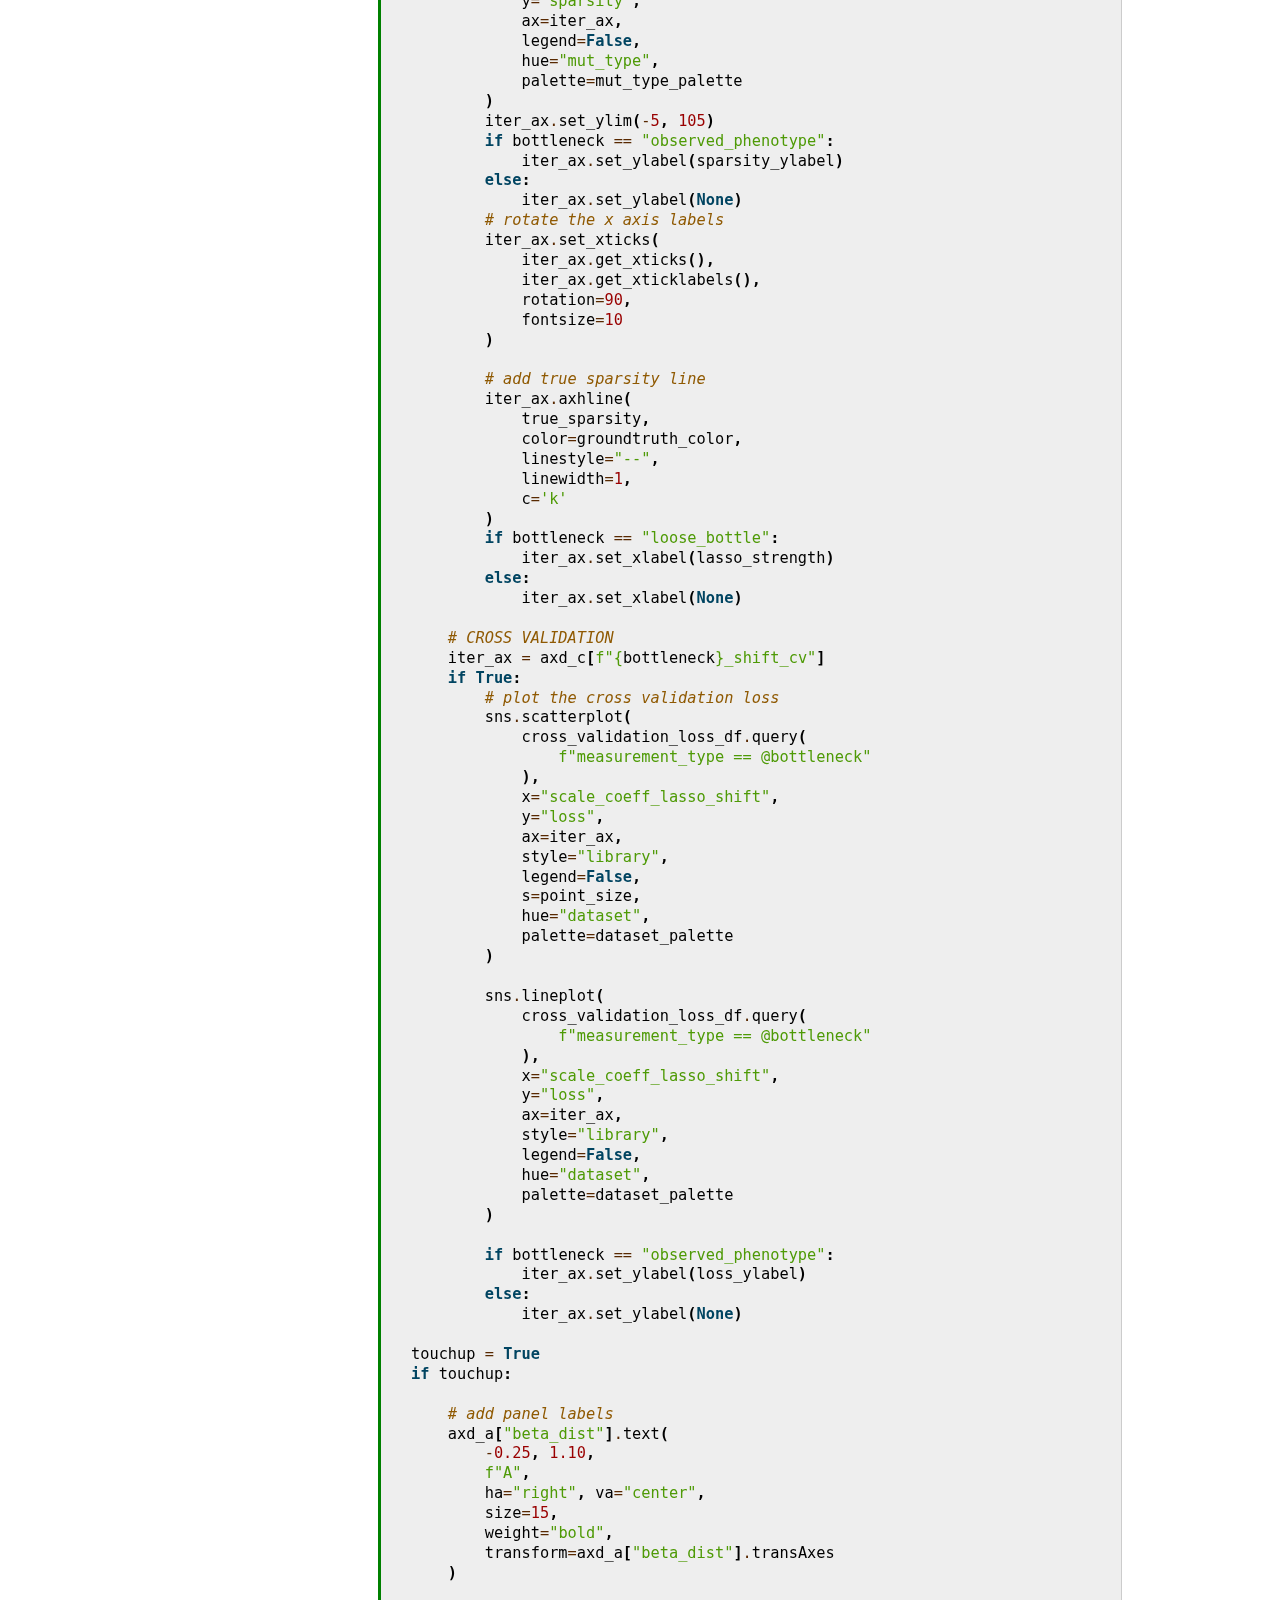
<file: simulation_manuscript_figures.html>
<!DOCTYPE html>

<html lang="en" data-content_root="./">
  <head>
    <meta charset="utf-8" />
    <meta name="viewport" content="width=device-width, initial-scale=1.0" /><meta name="viewport" content="width=device-width, initial-scale=1" />

    <title>Simulation Manuscript Figures &#8212; Joint Modeling of SARS-CoV-2 Spike homologs 2023-07-21 documentation</title>
    <link rel="stylesheet" type="text/css" href="_static/pygments.css?v=d1102ebc" />
    <link rel="stylesheet" type="text/css" href="_static/alabaster.css?v=98334b14" />
    <link rel="stylesheet" type="text/css" href="_static/togglebutton.css?v=13237357" />
    <link rel="stylesheet" type="text/css" href="_static/mystnb.4510f1fc1dee50b3e5859aac5469c37c29e427902b24a333a5f9fcb2f0b3ac41.css" />
    <script src="_static/documentation_options.js?v=04cdc583"></script>
    <script src="_static/doctools.js?v=888ff710"></script>
    <script src="_static/sphinx_highlight.js?v=dc90522c"></script>
    <script>let toggleHintShow = 'Click to show';</script>
    <script>let toggleHintHide = 'Click to hide';</script>
    <script>let toggleOpenOnPrint = 'true';</script>
    <script src="_static/togglebutton.js?v=4a39c7ea"></script>
    <script>var togglebuttonSelector = '.toggle, .admonition.dropdown';</script>
    <script>var togglebuttonSelector = '.toggle, .admonition.dropdown';</script>
    <link rel="index" title="Index" href="genindex.html" />
    <link rel="search" title="Search" href="search.html" />
   
  <link rel="stylesheet" href="_static/custom.css" type="text/css" />
  

  
  

  </head><body>
  

    <div class="document">
      <div class="documentwrapper">
        <div class="bodywrapper">
          

          <div class="body" role="main">
            
  <section id="simulation-manuscript-figures">
<h1>Simulation Manuscript Figures<a class="headerlink" href="#simulation-manuscript-figures" title="Link to this heading">¶</a></h1>
<p>A notebook that takes output from the simulation fitting notebook and makes the figures for the manuscript.</p>
<div class="cell docutils container">
<div class="cell_input docutils container">
<div class="highlight-ipython3 notranslate"><div class="highlight"><pre><span></span><span class="kn">import</span> <span class="nn">warnings</span>
<span class="kn">import</span> <span class="nn">pprint</span>
<span class="kn">import</span> <span class="nn">os</span>

<span class="kn">import</span> <span class="nn">pandas</span> <span class="k">as</span> <span class="nn">pd</span>
<span class="kn">import</span> <span class="nn">numpy</span> <span class="k">as</span> <span class="nn">np</span>
<span class="kn">import</span> <span class="nn">matplotlib.pyplot</span> <span class="k">as</span> <span class="nn">plt</span>
<span class="kn">import</span> <span class="nn">matplotlib.ticker</span> <span class="k">as</span> <span class="nn">mticker</span>
<span class="kn">from</span> <span class="nn">matplotlib.lines</span> <span class="kn">import</span> <span class="n">Line2D</span>
<span class="kn">import</span> <span class="nn">matplotlib.lines</span> <span class="k">as</span> <span class="nn">mlines</span>
<span class="kn">import</span> <span class="nn">seaborn</span> <span class="k">as</span> <span class="nn">sns</span>
<span class="kn">import</span> <span class="nn">scipy.stats</span>
<span class="kn">import</span> <span class="nn">math</span>
</pre></div>
</div>
</div>
</div>
<p>Read in data from input files generated from the simulation and fitting models to simulated data.</p>
<div class="cell docutils container">
<div class="cell_input docutils container">
<div class="highlight-ipython3 notranslate"><div class="highlight"><pre><span></span><span class="c1"># Define the location of the data</span>
<span class="n">simdir</span> <span class="o">=</span> <span class="s1">&#39;default/&#39;</span>
<span class="n">datadir</span> <span class="o">=</span> <span class="n">os</span><span class="o">.</span><span class="n">path</span><span class="o">.</span><span class="n">join</span><span class="p">(</span><span class="s1">&#39;output/&#39;</span><span class="p">,</span> <span class="n">simdir</span><span class="p">)</span>

<span class="c1"># Read in simulated mutational effects and functional scores</span>
<span class="n">simulated_muteffects_df</span> <span class="o">=</span> <span class="n">pd</span><span class="o">.</span><span class="n">read_csv</span><span class="p">(</span><span class="sa">f</span><span class="s2">&quot;</span><span class="si">{</span><span class="n">datadir</span><span class="si">}</span><span class="s2">/simulated_muteffects.csv&quot;</span><span class="p">)</span>
<span class="n">simulated_func_scores_df</span> <span class="o">=</span> <span class="n">pd</span><span class="o">.</span><span class="n">read_csv</span><span class="p">(</span><span class="sa">f</span><span class="s2">&quot;</span><span class="si">{</span><span class="n">datadir</span><span class="si">}</span><span class="s2">/simulated_func_scores.csv&quot;</span><span class="p">)</span>

<span class="c1"># Read in inferred mutational effects from each model fit to each simulated dataset</span>
<span class="n">model_df</span> <span class="o">=</span> <span class="n">pd</span><span class="o">.</span><span class="n">read_csv</span><span class="p">(</span><span class="n">os</span><span class="o">.</span><span class="n">path</span><span class="o">.</span><span class="n">join</span><span class="p">(</span><span class="n">datadir</span><span class="p">,</span> <span class="s1">&#39;collection_muts.csv&#39;</span><span class="p">))</span>

<span class="c1"># Read in summary stats quantifying correlations between inferred and ground-truth mutational effects</span>
<span class="n">model_vs_truth_beta_shift_df</span> <span class="o">=</span> <span class="n">pd</span><span class="o">.</span><span class="n">read_csv</span><span class="p">(</span><span class="sa">f</span><span class="s2">&quot;</span><span class="si">{</span><span class="n">datadir</span><span class="si">}</span><span class="s2">/model_vs_truth_beta_shift.csv&quot;</span><span class="p">)</span><span class="c1">#.astype({&quot;scale_coeff_lasso_shift&quot;: str})</span>
<span class="n">model_vs_truth_beta_shift_df</span><span class="p">[</span><span class="s2">&quot;scale_coeff_lasso_shift&quot;</span><span class="p">]</span> <span class="o">=</span> <span class="p">[</span><span class="sa">f</span><span class="s2">&quot;</span><span class="si">{</span><span class="n">l</span><span class="si">:</span><span class="s2">.1e</span><span class="si">}</span><span class="s2">&quot;</span> <span class="k">for</span> <span class="n">l</span> <span class="ow">in</span> <span class="n">model_vs_truth_beta_shift_df</span><span class="p">[</span><span class="s2">&quot;scale_coeff_lasso_shift&quot;</span><span class="p">]]</span>
<span class="n">model_vs_truth_beta_shift_df</span><span class="p">[</span><span class="s2">&quot;r2&quot;</span><span class="p">]</span> <span class="o">=</span> <span class="n">model_vs_truth_beta_shift_df</span><span class="p">[</span><span class="s2">&quot;corr&quot;</span><span class="p">]</span><span class="o">**</span><span class="mi">2</span>

<span class="c1"># Read in summary stats quantifying correlations between inferred shifts between replicates</span>
<span class="n">library_replicate_correlation_df</span> <span class="o">=</span> <span class="n">pd</span><span class="o">.</span><span class="n">read_csv</span><span class="p">(</span><span class="sa">f</span><span class="s2">&quot;</span><span class="si">{</span><span class="n">datadir</span><span class="si">}</span><span class="s2">/library_replicate_correlation.csv&quot;</span><span class="p">)</span><span class="c1">#.astype({&quot;scale_coeff_lasso_shift&quot;: str})</span>
<span class="n">library_replicate_correlation_df</span><span class="p">[</span><span class="s2">&quot;scale_coeff_lasso_shift&quot;</span><span class="p">]</span> <span class="o">=</span> <span class="p">[</span><span class="sa">f</span><span class="s2">&quot;</span><span class="si">{</span><span class="n">l</span><span class="si">:</span><span class="s2">.1e</span><span class="si">}</span><span class="s2">&quot;</span> <span class="k">for</span> <span class="n">l</span> <span class="ow">in</span> <span class="n">library_replicate_correlation_df</span><span class="p">[</span><span class="s2">&quot;scale_coeff_lasso_shift&quot;</span><span class="p">]]</span>
<span class="n">library_replicate_correlation_df</span><span class="p">[</span><span class="s2">&quot;r2&quot;</span><span class="p">]</span> <span class="o">=</span> <span class="n">library_replicate_correlation_df</span><span class="p">[</span><span class="s2">&quot;correlation&quot;</span><span class="p">]</span><span class="o">**</span><span class="mi">2</span>

<span class="c1"># Read in summary stats quantifying sparsity</span>
<span class="n">fit_sparsity_df</span> <span class="o">=</span> <span class="n">pd</span><span class="o">.</span><span class="n">read_csv</span><span class="p">(</span><span class="sa">f</span><span class="s2">&quot;</span><span class="si">{</span><span class="n">datadir</span><span class="si">}</span><span class="s2">/fit_sparsity.csv&quot;</span><span class="p">)</span><span class="c1">#.astype({&quot;scale_coeff_lasso_shift&quot;: str})</span>
<span class="n">fit_sparsity_df</span><span class="p">[</span><span class="s2">&quot;scale_coeff_lasso_shift&quot;</span><span class="p">]</span> <span class="o">=</span> <span class="p">[</span><span class="sa">f</span><span class="s2">&quot;</span><span class="si">{</span><span class="n">l</span><span class="si">:</span><span class="s2">.1e</span><span class="si">}</span><span class="s2">&quot;</span> <span class="k">for</span> <span class="n">l</span> <span class="ow">in</span> <span class="n">fit_sparsity_df</span><span class="p">[</span><span class="s2">&quot;scale_coeff_lasso_shift&quot;</span><span class="p">]]</span>
<span class="n">fit_sparsity_df</span><span class="p">[</span><span class="s2">&quot;sparsity&quot;</span><span class="p">]</span> <span class="o">=</span> <span class="n">fit_sparsity_df</span><span class="p">[</span><span class="s2">&quot;sparsity&quot;</span><span class="p">]</span> <span class="o">*</span> <span class="mi">100</span>

<span class="c1"># Read in summary stats quantifying cross-validation loss</span>
<span class="n">cross_validation_loss_df</span> <span class="o">=</span> <span class="n">pd</span><span class="o">.</span><span class="n">read_csv</span><span class="p">(</span><span class="sa">f</span><span class="s2">&quot;</span><span class="si">{</span><span class="n">datadir</span><span class="si">}</span><span class="s2">/cross_validation_loss.csv&quot;</span><span class="p">)</span><span class="c1">#.astype({&quot;scale_coeff_lasso_shift&quot;: str})</span>
<span class="n">cross_validation_loss_df</span><span class="p">[</span><span class="s2">&quot;scale_coeff_lasso_shift&quot;</span><span class="p">]</span> <span class="o">=</span> <span class="p">[</span><span class="sa">f</span><span class="s2">&quot;</span><span class="si">{</span><span class="n">l</span><span class="si">:</span><span class="s2">.1e</span><span class="si">}</span><span class="s2">&quot;</span> <span class="k">for</span> <span class="n">l</span> <span class="ow">in</span> <span class="n">cross_validation_loss_df</span><span class="o">.</span><span class="n">scale_coeff_lasso_shift</span><span class="o">.</span><span class="n">values</span><span class="p">]</span>
</pre></div>
</div>
</div>
</div>
<p>Make a heatmap of simulated shifts.</p>
<div class="cell docutils container">
<div class="cell_input docutils container">
<div class="highlight-ipython3 notranslate"><div class="highlight"><pre><span></span><span class="c1"># Get data in matrix matching heatmap</span>
<span class="n">aas</span> <span class="o">=</span> <span class="p">[</span>
    <span class="s1">&#39;A&#39;</span><span class="p">,</span> <span class="s1">&#39;C&#39;</span><span class="p">,</span> <span class="s1">&#39;D&#39;</span><span class="p">,</span> <span class="s1">&#39;E&#39;</span><span class="p">,</span> <span class="s1">&#39;F&#39;</span><span class="p">,</span> <span class="s1">&#39;G&#39;</span><span class="p">,</span> <span class="s1">&#39;H&#39;</span><span class="p">,</span> <span class="s1">&#39;I&#39;</span><span class="p">,</span> <span class="s1">&#39;K&#39;</span><span class="p">,</span> <span class="s1">&#39;L&#39;</span><span class="p">,</span> <span class="s1">&#39;M&#39;</span><span class="p">,</span> <span class="s1">&#39;N&#39;</span><span class="p">,</span>
    <span class="s1">&#39;P&#39;</span><span class="p">,</span> <span class="s1">&#39;Q&#39;</span><span class="p">,</span> <span class="s1">&#39;R&#39;</span><span class="p">,</span> <span class="s1">&#39;S&#39;</span><span class="p">,</span> <span class="s1">&#39;T&#39;</span><span class="p">,</span> <span class="s1">&#39;V&#39;</span><span class="p">,</span> <span class="s1">&#39;W&#39;</span><span class="p">,</span> <span class="s1">&#39;Y&#39;</span><span class="p">,</span> <span class="s1">&#39;*&#39;</span>
<span class="p">]</span>
<span class="n">metrics</span> <span class="o">=</span> <span class="p">[</span><span class="s1">&#39;shift&#39;</span><span class="p">]</span><span class="c1"># , &#39;beta_h1&#39;]</span>
<span class="k">for</span> <span class="n">metric</span> <span class="ow">in</span> <span class="n">metrics</span><span class="p">:</span>
    
    <span class="c1"># Get data and clip values at -10, so that lower betas don&#39;t wash out signal</span>
    <span class="n">data</span> <span class="o">=</span> <span class="n">simulated_muteffects_df</span><span class="o">.</span><span class="n">pivot_table</span><span class="p">(</span><span class="n">index</span><span class="o">=</span><span class="s1">&#39;mut_aa&#39;</span><span class="p">,</span> <span class="n">columns</span><span class="o">=</span><span class="s1">&#39;site&#39;</span><span class="p">,</span> <span class="n">values</span><span class="o">=</span><span class="n">metric</span><span class="p">)</span>
    <span class="n">data</span> <span class="o">=</span> <span class="n">data</span><span class="o">.</span><span class="n">clip</span><span class="p">(</span><span class="n">lower</span><span class="o">=-</span><span class="mi">10</span><span class="p">)</span>

    <span class="c1"># Plot heatmap</span>
    <span class="n">plt</span><span class="o">.</span><span class="n">figure</span><span class="p">(</span><span class="n">figsize</span><span class="o">=</span><span class="p">[</span><span class="mi">12</span><span class="p">,</span><span class="mi">5</span><span class="p">])</span>
    <span class="n">g</span> <span class="o">=</span> <span class="n">sns</span><span class="o">.</span><span class="n">heatmap</span><span class="p">(</span>
        <span class="n">data</span><span class="o">.</span><span class="n">loc</span><span class="p">[</span><span class="n">aas</span><span class="p">],</span> <span class="n">cmap</span><span class="o">=</span><span class="s1">&#39;bwr&#39;</span><span class="p">,</span> <span class="n">square</span><span class="o">=</span><span class="kc">True</span><span class="p">,</span> <span class="n">center</span><span class="o">=</span><span class="mi">0</span><span class="p">,</span> <span class="n">vmin</span><span class="o">=-</span><span class="mf">2.75</span><span class="p">,</span> <span class="n">vmax</span><span class="o">=</span><span class="mf">2.75</span><span class="p">,</span>
        <span class="n">linewidths</span><span class="o">=</span><span class="mf">0.4</span><span class="p">,</span> <span class="n">linecolor</span><span class="o">=</span><span class="s1">&#39;0.5&#39;</span><span class="p">,</span> <span class="n">cbar_kws</span><span class="o">=</span><span class="p">{</span><span class="s2">&quot;shrink&quot;</span><span class="p">:</span><span class="mf">0.75</span><span class="p">,</span> <span class="s1">&#39;label&#39;</span><span class="p">:</span><span class="n">metric</span><span class="p">}</span>
    <span class="p">)</span>
    <span class="n">g</span><span class="o">.</span><span class="n">set_facecolor</span><span class="p">(</span><span class="s1">&#39;0.5&#39;</span><span class="p">)</span>
    <span class="n">plt</span><span class="o">.</span><span class="n">ylabel</span><span class="p">(</span><span class="s1">&#39;amino acid&#39;</span><span class="p">)</span>
    <span class="n">sns</span><span class="o">.</span><span class="n">despine</span><span class="p">(</span><span class="n">right</span><span class="o">=</span><span class="kc">False</span><span class="p">,</span> <span class="n">top</span><span class="o">=</span><span class="kc">False</span><span class="p">)</span>
    <span class="n">plt</span><span class="o">.</span><span class="n">show</span><span class="p">()</span>
</pre></div>
</div>
</div>
<div class="cell_output docutils container">
<img alt="_images/18efa0899c5ad66eff41642a034dc383451d2c217aa9977b9153e441221da96e.png" src="_images/18efa0899c5ad66eff41642a034dc383451d2c217aa9977b9153e441221da96e.png" />
</div>
</div>
<p>Plot the correlation between inferred vs. ground-truth beta parameters for a given replicate model, lasso weight, and level of simulated noise.</p>
<div class="cell docutils container">
<div class="cell_input docutils container">
<div class="highlight-ipython3 notranslate"><div class="highlight"><pre><span></span><span class="c1"># Get data and rename labels</span>
<span class="n">data</span> <span class="o">=</span> <span class="n">model_vs_truth_beta_shift_df</span><span class="p">[</span>
    <span class="n">model_vs_truth_beta_shift_df</span><span class="p">[</span><span class="s1">&#39;parameter&#39;</span><span class="p">]</span> <span class="o">==</span> <span class="s1">&#39;beta&#39;</span>
<span class="p">]</span><span class="o">.</span><span class="n">copy</span><span class="p">()</span>
<span class="n">data</span><span class="p">[</span><span class="s1">&#39;measurement_type&#39;</span><span class="p">]</span> <span class="o">=</span> <span class="n">data</span><span class="p">[</span><span class="s1">&#39;measurement_type&#39;</span><span class="p">]</span><span class="o">.</span><span class="n">replace</span><span class="p">({</span>
    <span class="s1">&#39;observed_phenotype&#39;</span><span class="p">:</span><span class="s1">&#39;no noise&#39;</span><span class="p">,</span>
    <span class="s1">&#39;loose_bottle&#39;</span><span class="p">:</span><span class="s1">&#39;loose</span><span class="se">\n</span><span class="s1">bottleneck&#39;</span><span class="p">,</span>
    <span class="s1">&#39;tight_bottle&#39;</span><span class="p">:</span><span class="s1">&#39;tight</span><span class="se">\n</span><span class="s1">bottleneck&#39;</span><span class="p">,</span>
<span class="p">})</span>
<span class="n">data</span><span class="p">[</span><span class="s1">&#39;library&#39;</span><span class="p">]</span> <span class="o">=</span> <span class="n">data</span><span class="p">[</span><span class="s1">&#39;library&#39;</span><span class="p">]</span><span class="o">.</span><span class="n">replace</span><span class="p">({</span>
    <span class="s1">&#39;lib_1&#39;</span><span class="p">:</span><span class="s1">&#39;rep1&#39;</span><span class="p">,</span>
    <span class="s1">&#39;lib_2&#39;</span><span class="p">:</span><span class="s1">&#39;rep2&#39;</span>
<span class="p">})</span>

<span class="c1"># Plot data</span>
<span class="n">data</span><span class="p">[</span><span class="s1">&#39;lambda&#39;</span><span class="p">]</span> <span class="o">=</span> <span class="n">data</span><span class="p">[</span><span class="s1">&#39;scale_coeff_lasso_shift&#39;</span><span class="p">]</span><span class="o">.</span><span class="n">astype</span><span class="p">(</span><span class="s1">&#39;float&#39;</span><span class="p">)</span>
<span class="n">data</span><span class="o">.</span><span class="n">sort_values</span><span class="p">(</span><span class="s1">&#39;lambda&#39;</span><span class="p">,</span> <span class="n">ascending</span><span class="o">=</span><span class="kc">True</span><span class="p">,</span> <span class="n">inplace</span><span class="o">=</span><span class="kc">True</span><span class="p">)</span>
<span class="n">g</span> <span class="o">=</span> <span class="n">sns</span><span class="o">.</span><span class="n">FacetGrid</span><span class="p">(</span>
    <span class="n">data</span><span class="p">,</span> <span class="n">col</span><span class="o">=</span><span class="s2">&quot;measurement_type&quot;</span><span class="p">,</span>
    <span class="n">height</span><span class="o">=</span><span class="mi">3</span><span class="p">,</span> <span class="n">aspect</span><span class="o">=</span><span class="mf">0.7</span><span class="p">,</span> <span class="n">margin_titles</span><span class="o">=</span><span class="kc">True</span><span class="p">,</span>
    <span class="n">col_order</span> <span class="o">=</span> <span class="p">[</span><span class="s1">&#39;no noise&#39;</span><span class="p">,</span> <span class="s1">&#39;loose</span><span class="se">\n</span><span class="s1">bottleneck&#39;</span><span class="p">,</span> <span class="s1">&#39;tight</span><span class="se">\n</span><span class="s1">bottleneck&#39;</span><span class="p">]</span>
<span class="p">)</span>
<span class="n">g</span><span class="o">.</span><span class="n">map_dataframe</span><span class="p">(</span>
    <span class="n">sns</span><span class="o">.</span><span class="n">scatterplot</span><span class="p">,</span> <span class="n">x</span><span class="o">=</span><span class="s1">&#39;scale_coeff_lasso_shift&#39;</span><span class="p">,</span> <span class="n">y</span><span class="o">=</span><span class="s1">&#39;r2&#39;</span><span class="p">,</span>
    <span class="n">style</span><span class="o">=</span><span class="s1">&#39;library&#39;</span><span class="p">,</span> <span class="n">markers</span><span class="o">=</span><span class="p">[</span><span class="s1">&#39;o&#39;</span><span class="p">,</span><span class="s1">&#39;X&#39;</span><span class="p">],</span> <span class="n">s</span><span class="o">=</span><span class="mi">100</span><span class="p">,</span> <span class="n">color</span><span class="o">=</span><span class="s1">&#39;k&#39;</span><span class="p">,</span>
    <span class="n">style_order</span><span class="o">=</span><span class="p">[</span><span class="s1">&#39;rep1&#39;</span><span class="p">,</span> <span class="s1">&#39;rep2&#39;</span><span class="p">]</span>
<span class="p">)</span>
<span class="n">g</span><span class="o">.</span><span class="n">map_dataframe</span><span class="p">(</span>
    <span class="n">sns</span><span class="o">.</span><span class="n">lineplot</span><span class="p">,</span> <span class="n">x</span><span class="o">=</span><span class="s1">&#39;scale_coeff_lasso_shift&#39;</span><span class="p">,</span> <span class="n">y</span><span class="o">=</span><span class="s1">&#39;r2&#39;</span><span class="p">,</span>
    <span class="n">legend</span><span class="o">=</span><span class="kc">False</span><span class="p">,</span> <span class="n">color</span><span class="o">=</span><span class="s1">&#39;k&#39;</span>
<span class="p">)</span>
<span class="n">g</span><span class="o">.</span><span class="n">set_titles</span><span class="p">(</span><span class="n">col_template</span><span class="o">=</span><span class="s2">&quot;</span><span class="si">{col_name}</span><span class="s2">&quot;</span><span class="p">)</span>
<span class="n">g</span><span class="o">.</span><span class="n">set</span><span class="p">(</span><span class="n">ylim</span><span class="o">=</span><span class="p">[</span><span class="nb">round</span><span class="p">(</span><span class="n">data</span><span class="p">[</span><span class="s1">&#39;r2&#39;</span><span class="p">]</span><span class="o">.</span><span class="n">min</span><span class="p">(),</span> <span class="mi">1</span><span class="p">)</span><span class="o">-</span><span class="mf">0.01</span><span class="p">,</span> <span class="mf">1.0</span><span class="p">],</span> <span class="n">yticks</span><span class="o">=</span><span class="p">[</span><span class="mf">0.9</span><span class="p">,</span> <span class="mf">0.95</span><span class="p">,</span> <span class="mf">1.0</span><span class="p">])</span>
<span class="n">g</span><span class="o">.</span><span class="n">set_axis_labels</span><span class="p">(</span><span class="sa">r</span><span class="s2">&quot;lasso weight ($\lambda$)&quot;</span><span class="p">,</span> <span class="s2">&quot;inferred v. true</span><span class="se">\n</span><span class="s2">&quot;</span><span class="o">+</span> <span class="sa">r</span><span class="s2">&quot;$\beta_m$ parameters ($R^2$)&quot;</span><span class="p">)</span>
<span class="n">g</span><span class="o">.</span><span class="n">set_xticklabels</span><span class="p">(</span><span class="n">rotation</span><span class="o">=</span><span class="mi">90</span><span class="p">)</span>
<span class="n">plt</span><span class="o">.</span><span class="n">legend</span><span class="p">()</span>
<span class="n">plt</span><span class="o">.</span><span class="n">tight_layout</span><span class="p">()</span>
<span class="n">plt</span><span class="o">.</span><span class="n">show</span><span class="p">()</span>
</pre></div>
</div>
</div>
<div class="cell_output docutils container">
<img alt="_images/a45b272f29b129b5f5552a920492e4972e3b5dca974abd708aacca11ac944d80.png" src="_images/a45b272f29b129b5f5552a920492e4972e3b5dca974abd708aacca11ac944d80.png" />
</div>
</div>
<p>For a given model fit, plot the correlation between inferred and ground-truth betas.</p>
<div class="cell docutils container">
<div class="cell_input docutils container">
<div class="highlight-ipython3 notranslate"><div class="highlight"><pre><span></span><span class="c1"># Get data</span>
<span class="n">measurement_type</span> <span class="o">=</span> <span class="s1">&#39;observed_phenotype&#39;</span> <span class="c1"># &#39;loose_bottle&#39; # &#39;tight_bottle&#39; # </span>
<span class="n">scale_coeff_lasso_shift</span> <span class="o">=</span> <span class="mi">0</span> <span class="c1"># 5.0e-06 # </span>
<span class="n">data</span> <span class="o">=</span> <span class="n">model_df</span><span class="p">[</span>
    <span class="p">(</span><span class="n">model_df</span><span class="p">[</span><span class="s1">&#39;library&#39;</span><span class="p">]</span> <span class="o">==</span> <span class="s1">&#39;lib_1&#39;</span><span class="p">)</span> <span class="o">&amp;</span>
    <span class="p">(</span><span class="n">model_df</span><span class="p">[</span><span class="s1">&#39;measurement_type&#39;</span><span class="p">]</span> <span class="o">==</span> <span class="n">measurement_type</span><span class="p">)</span> <span class="o">&amp;</span>
    <span class="p">(</span><span class="n">model_df</span><span class="p">[</span><span class="s1">&#39;scale_coeff_lasso_shift&#39;</span><span class="p">]</span> <span class="o">==</span> <span class="n">scale_coeff_lasso_shift</span><span class="p">)</span>
<span class="p">]</span><span class="o">.</span><span class="n">copy</span><span class="p">()</span>

<span class="c1"># Report R^2</span>
<span class="p">(</span><span class="n">r</span><span class="p">,</span> <span class="n">p</span><span class="p">)</span> <span class="o">=</span> <span class="n">scipy</span><span class="o">.</span><span class="n">stats</span><span class="o">.</span><span class="n">pearsonr</span><span class="p">(</span><span class="n">data</span><span class="p">[</span><span class="s1">&#39;predicted_beta&#39;</span><span class="p">],</span> <span class="n">data</span><span class="p">[</span><span class="s1">&#39;true_beta&#39;</span><span class="p">])</span>
<span class="nb">print</span><span class="p">(</span><span class="s1">&#39;R^2&#39;</span><span class="p">,</span> <span class="nb">round</span><span class="p">(</span><span class="n">r</span><span class="o">**</span><span class="mi">2</span><span class="p">,</span> <span class="mi">2</span><span class="p">))</span>

<span class="c1"># Plot correlation between inferred and ground-truth betas</span>
<span class="n">measurement_type_title_dict</span> <span class="o">=</span> <span class="p">{</span>
    <span class="s1">&#39;observed_phenotype&#39;</span> <span class="p">:</span> <span class="s1">&#39;no noise&#39;</span><span class="p">,</span>
    <span class="s1">&#39;loose_bottle&#39;</span> <span class="p">:</span> <span class="s1">&#39;loose bottleneck&#39;</span><span class="p">,</span>
    <span class="s1">&#39;tight_bottle&#39;</span> <span class="p">:</span> <span class="s1">&#39;tight bottleneck&#39;</span>
<span class="p">}</span>
<span class="n">plt</span><span class="o">.</span><span class="n">figure</span><span class="p">(</span><span class="n">figsize</span><span class="o">=</span><span class="p">[</span><span class="mf">2.5</span><span class="p">,</span><span class="mf">2.5</span><span class="p">])</span>
<span class="n">sns</span><span class="o">.</span><span class="n">scatterplot</span><span class="p">(</span><span class="n">x</span><span class="o">=</span><span class="s1">&#39;predicted_beta&#39;</span><span class="p">,</span> <span class="n">y</span><span class="o">=</span><span class="s1">&#39;true_beta&#39;</span><span class="p">,</span> <span class="n">data</span><span class="o">=</span><span class="n">data</span><span class="p">,</span> <span class="n">alpha</span><span class="o">=</span><span class="mf">0.5</span><span class="p">,</span> <span class="n">s</span><span class="o">=</span><span class="mi">50</span><span class="p">)</span>
<span class="n">plt</span><span class="o">.</span><span class="n">xlabel</span><span class="p">(</span><span class="sa">r</span><span class="s1">&#39;inferred $\beta_m$&#39;</span><span class="p">)</span>
<span class="n">plt</span><span class="o">.</span><span class="n">ylabel</span><span class="p">(</span><span class="sa">r</span><span class="s1">&#39;ground-truth $\beta_m$&#39;</span><span class="p">)</span>
<span class="n">plt</span><span class="o">.</span><span class="n">title</span><span class="p">(</span><span class="sa">f</span><span class="s1">&#39;</span><span class="si">{</span><span class="n">measurement_type_title_dict</span><span class="p">[</span><span class="n">measurement_type</span><span class="p">]</span><span class="si">}</span><span class="s1">, $\lambda=</span><span class="si">{</span><span class="n">scale_coeff_lasso_shift</span><span class="si">}</span><span class="s1">$&#39;</span><span class="p">)</span>
<span class="n">sns</span><span class="o">.</span><span class="n">despine</span><span class="p">()</span>
<span class="n">plt</span><span class="o">.</span><span class="n">show</span><span class="p">()</span>
</pre></div>
</div>
</div>
<div class="cell_output docutils container">
<div class="output stream highlight-myst-ansi notranslate"><div class="highlight"><pre><span></span>R^2 0.96
</pre></div>
</div>
<div class="output stderr highlight-myst-ansi notranslate"><div class="highlight"><pre><span></span>&lt;&gt;:24: SyntaxWarning: invalid escape sequence &#39;\l&#39;
&lt;&gt;:24: SyntaxWarning: invalid escape sequence &#39;\l&#39;
/tmp/ipykernel_11193/1246067870.py:24: SyntaxWarning: invalid escape sequence &#39;\l&#39;
  plt.title(f&#39;{measurement_type_title_dict[measurement_type]}, $\lambda={scale_coeff_lasso_shift}$&#39;)
</pre></div>
</div>
<img alt="_images/4f430231b0a46dca7c785087bc408f13cd15a3f23a573d10e86bc22a1fc59797.png" src="_images/4f430231b0a46dca7c785087bc408f13cd15a3f23a573d10e86bc22a1fc59797.png" />
</div>
</div>
<p>Make scatter plots showing the correlation between predicted and ground-truth shifts for a model at a given lasso weight (rows) and level of simulated noise (columns).</p>
<div class="cell docutils container">
<div class="cell_input docutils container">
<div class="highlight-ipython3 notranslate"><div class="highlight"><pre><span></span><span class="c1"># Get data and update column values</span>
<span class="n">data</span> <span class="o">=</span> <span class="n">model_df</span><span class="p">[</span><span class="n">model_df</span><span class="p">[</span><span class="s1">&#39;library&#39;</span><span class="p">]</span> <span class="o">==</span> <span class="s1">&#39;lib_1&#39;</span><span class="p">]</span><span class="o">.</span><span class="n">copy</span><span class="p">()</span>
<span class="n">data</span><span class="p">[</span><span class="s1">&#39;clipped_predicted_shift_h2&#39;</span><span class="p">]</span> <span class="o">=</span> <span class="n">data</span><span class="p">[</span><span class="s1">&#39;predicted_shift_h2&#39;</span><span class="p">]</span><span class="o">.</span><span class="n">clip</span><span class="p">(</span><span class="n">lower</span><span class="o">=-</span><span class="mf">3.5</span><span class="p">,</span> <span class="n">upper</span><span class="o">=</span><span class="mf">3.5</span><span class="p">)</span>
<span class="n">data</span><span class="p">[</span><span class="s1">&#39;predicted_beta&#39;</span><span class="p">]</span> <span class="o">=</span> <span class="n">data</span><span class="p">[</span><span class="s1">&#39;predicted_beta&#39;</span><span class="p">]</span><span class="o">.</span><span class="n">clip</span><span class="p">(</span><span class="n">lower</span><span class="o">=-</span><span class="mi">15</span><span class="p">)</span>
<span class="n">data</span><span class="p">[</span><span class="s1">&#39;measurement_type&#39;</span><span class="p">]</span> <span class="o">=</span> <span class="n">data</span><span class="p">[</span><span class="s1">&#39;measurement_type&#39;</span><span class="p">]</span><span class="o">.</span><span class="n">replace</span><span class="p">({</span>
    <span class="s1">&#39;observed_phenotype&#39;</span><span class="p">:</span><span class="s1">&#39;no noise&#39;</span><span class="p">,</span>
    <span class="s1">&#39;loose_bottle&#39;</span><span class="p">:</span><span class="s1">&#39;loose</span><span class="se">\n</span><span class="s1">bottleneck&#39;</span><span class="p">,</span>
    <span class="s1">&#39;tight_bottle&#39;</span><span class="p">:</span><span class="s1">&#39;tight</span><span class="se">\n</span><span class="s1">bottleneck&#39;</span><span class="p">,</span>
<span class="p">})</span>

<span class="c1"># Plot data</span>
<span class="n">data</span> <span class="o">=</span> <span class="n">data</span><span class="o">.</span><span class="n">sort_values</span><span class="p">(</span><span class="n">by</span><span class="o">=</span><span class="p">[</span><span class="s1">&#39;site&#39;</span><span class="p">,</span> <span class="s1">&#39;wt_aa&#39;</span><span class="p">,</span> <span class="s1">&#39;mut_aa&#39;</span><span class="p">])</span>
<span class="n">g</span> <span class="o">=</span> <span class="n">sns</span><span class="o">.</span><span class="n">FacetGrid</span><span class="p">(</span>
    <span class="n">data</span><span class="p">,</span> <span class="n">col</span><span class="o">=</span><span class="s2">&quot;measurement_type&quot;</span><span class="p">,</span> <span class="n">row</span><span class="o">=</span><span class="s2">&quot;scale_coeff_lasso_shift&quot;</span><span class="p">,</span>
    <span class="n">height</span><span class="o">=</span><span class="mf">1.5</span><span class="p">,</span> <span class="n">aspect</span><span class="o">=</span><span class="mf">1.2</span><span class="p">,</span> <span class="n">margin_titles</span><span class="o">=</span><span class="kc">True</span>
<span class="p">)</span>
<span class="n">g</span><span class="o">.</span><span class="n">map_dataframe</span><span class="p">(</span>
    <span class="n">sns</span><span class="o">.</span><span class="n">scatterplot</span><span class="p">,</span> <span class="n">x</span><span class="o">=</span><span class="s1">&#39;clipped_predicted_shift_h2&#39;</span><span class="p">,</span> <span class="n">y</span><span class="o">=</span><span class="s1">&#39;true_shift&#39;</span><span class="p">,</span>
    <span class="n">s</span><span class="o">=</span><span class="mi">50</span><span class="p">,</span> <span class="n">alpha</span><span class="o">=</span><span class="mf">0.2</span><span class="p">,</span>
<span class="p">)</span>
<span class="n">g</span><span class="o">.</span><span class="n">refline</span><span class="p">(</span><span class="n">x</span><span class="o">=-</span><span class="mf">3.5</span><span class="p">)</span>
<span class="n">g</span><span class="o">.</span><span class="n">refline</span><span class="p">(</span><span class="n">x</span><span class="o">=</span><span class="mf">3.5</span><span class="p">)</span>
<span class="k">def</span> <span class="nf">const_line</span><span class="p">(</span><span class="o">*</span><span class="n">args</span><span class="p">,</span> <span class="o">**</span><span class="n">kwargs</span><span class="p">):</span>
    <span class="n">plt</span><span class="o">.</span><span class="n">plot</span><span class="p">([</span><span class="o">-</span><span class="mf">3.5</span><span class="p">,</span> <span class="mf">3.5</span><span class="p">],</span> <span class="p">[</span><span class="o">-</span><span class="mf">3.5</span><span class="p">,</span> <span class="mf">3.5</span><span class="p">],</span> <span class="n">c</span><span class="o">=</span><span class="s1">&#39;k&#39;</span><span class="p">)</span>
<span class="n">g</span><span class="o">.</span><span class="n">map</span><span class="p">(</span><span class="n">const_line</span><span class="p">)</span>

<span class="k">def</span> <span class="nf">corrfunc</span><span class="p">(</span><span class="n">data</span><span class="p">,</span> <span class="n">ax</span><span class="o">=</span><span class="kc">None</span><span class="p">,</span> <span class="o">**</span><span class="n">kws</span><span class="p">):</span>
<span class="w">    </span><span class="sd">&quot;&quot;&quot;Plot the correlation coefficient in the top left hand corner of a plot.&quot;&quot;&quot;</span>
    <span class="n">r</span><span class="p">,</span> <span class="n">_</span> <span class="o">=</span> <span class="n">scipy</span><span class="o">.</span><span class="n">stats</span><span class="o">.</span><span class="n">pearsonr</span><span class="p">(</span><span class="n">data</span><span class="p">[</span><span class="s1">&#39;predicted_shift_h2&#39;</span><span class="p">],</span> <span class="n">data</span><span class="p">[</span><span class="s1">&#39;true_shift&#39;</span><span class="p">])</span>
    <span class="n">r</span> <span class="o">=</span> <span class="n">math</span><span class="o">.</span><span class="n">pow</span><span class="p">(</span><span class="n">r</span><span class="p">,</span> <span class="mi">2</span><span class="p">)</span>
    <span class="n">ax</span> <span class="o">=</span> <span class="n">ax</span> <span class="ow">or</span> <span class="n">plt</span><span class="o">.</span><span class="n">gca</span><span class="p">()</span>
    <span class="n">ax</span><span class="o">.</span><span class="n">annotate</span><span class="p">(</span><span class="sa">f</span><span class="s1">&#39;$R^2$ = </span><span class="si">{</span><span class="n">r</span><span class="si">:</span><span class="s1">.2f</span><span class="si">}</span><span class="s1">&#39;</span><span class="p">,</span> <span class="n">xy</span><span class="o">=</span><span class="p">(</span><span class="mf">.1</span><span class="p">,</span> <span class="mf">.85</span><span class="p">),</span> <span class="n">xycoords</span><span class="o">=</span><span class="n">ax</span><span class="o">.</span><span class="n">transAxes</span><span class="p">)</span>
<span class="n">g</span><span class="o">.</span><span class="n">map_dataframe</span><span class="p">(</span><span class="n">corrfunc</span><span class="p">)</span>

<span class="n">g</span><span class="o">.</span><span class="n">set_axis_labels</span><span class="p">(</span><span class="s2">&quot;inferred&quot;</span><span class="p">,</span> <span class="s2">&quot;ground-truth&quot;</span><span class="p">)</span>
<span class="n">g</span><span class="o">.</span><span class="n">set_titles</span><span class="p">(</span><span class="n">col_template</span><span class="o">=</span><span class="s2">&quot;</span><span class="si">{col_name}</span><span class="s2">&quot;</span><span class="p">,</span> <span class="n">row_template</span><span class="o">=</span><span class="sa">r</span><span class="s2">&quot;$\lambda = $</span><span class="si">{row_name}</span><span class="s2">&quot;</span><span class="p">)</span>
<span class="n">g</span><span class="o">.</span><span class="n">set</span><span class="p">(</span><span class="n">xlim</span><span class="o">=</span><span class="p">[</span><span class="o">-</span><span class="mi">4</span><span class="p">,</span><span class="mi">4</span><span class="p">],</span> <span class="n">ylim</span><span class="o">=</span><span class="p">[</span><span class="o">-</span><span class="mi">4</span><span class="p">,</span><span class="mi">4</span><span class="p">],</span> <span class="n">xticks</span><span class="o">=</span><span class="p">[</span><span class="o">-</span><span class="mf">2.5</span><span class="p">,</span> <span class="mi">0</span><span class="p">,</span> <span class="mf">2.5</span><span class="p">],</span> <span class="n">yticks</span><span class="o">=</span><span class="p">[</span><span class="o">-</span><span class="mf">2.5</span><span class="p">,</span> <span class="mi">0</span><span class="p">,</span> <span class="mf">2.5</span><span class="p">])</span>
<span class="n">plt</span><span class="o">.</span><span class="n">tight_layout</span><span class="p">()</span>
<span class="n">plt</span><span class="o">.</span><span class="n">subplots_adjust</span><span class="p">(</span><span class="n">hspace</span><span class="o">=</span><span class="mf">0.2</span><span class="p">)</span>
<span class="n">plt</span><span class="o">.</span><span class="n">show</span><span class="p">()</span>
</pre></div>
</div>
</div>
<div class="cell_output docutils container">
<div class="output stderr highlight-myst-ansi notranslate"><div class="highlight"><pre><span></span>/home/hhaddox/miniconda3/envs/multidms4/lib/python3.12/site-packages/seaborn/axisgrid.py:123: UserWarning: Tight layout not applied. tight_layout cannot make axes height small enough to accommodate all axes decorations.
  self._figure.tight_layout(*args, **kwargs)
/home/hhaddox/miniconda3/envs/multidms4/lib/python3.12/site-packages/seaborn/axisgrid.py:123: UserWarning: Tight layout not applied. tight_layout cannot make axes height small enough to accommodate all axes decorations.
  self._figure.tight_layout(*args, **kwargs)
/home/hhaddox/miniconda3/envs/multidms4/lib/python3.12/site-packages/seaborn/axisgrid.py:123: UserWarning: Tight layout not applied. tight_layout cannot make axes height small enough to accommodate all axes decorations.
  self._figure.tight_layout(*args, **kwargs)
/home/hhaddox/miniconda3/envs/multidms4/lib/python3.12/site-packages/seaborn/axisgrid.py:123: UserWarning: Tight layout not applied. tight_layout cannot make axes height small enough to accommodate all axes decorations.
  self._figure.tight_layout(*args, **kwargs)
/home/hhaddox/miniconda3/envs/multidms4/lib/python3.12/site-packages/seaborn/axisgrid.py:123: UserWarning: Tight layout not applied. tight_layout cannot make axes height small enough to accommodate all axes decorations.
  self._figure.tight_layout(*args, **kwargs)
</pre></div>
</div>
<img alt="_images/301a6fbb8dc2cef2ae72096f8d14ac9a462bc1e0dfac3373518b3d60fb4d882f.png" src="_images/301a6fbb8dc2cef2ae72096f8d14ac9a462bc1e0dfac3373518b3d60fb4d882f.png" />
</div>
</div>
<p>For a given model fit, plot the distribution of beta and shift parameters for mutations with ground-truth shifts of zero.</p>
<div class="cell docutils container">
<div class="cell_input docutils container">
<div class="highlight-ipython3 notranslate"><div class="highlight"><pre><span></span><span class="c1"># Get data</span>
<span class="n">measurement_type</span> <span class="o">=</span> <span class="s1">&#39;observed_phenotype&#39;</span> <span class="c1"># &#39;loose_bottle&#39; # &#39;tight_bottle&#39; # </span>
<span class="n">lasso_weights</span> <span class="o">=</span> <span class="p">[</span><span class="mi">0</span><span class="p">,</span> <span class="mf">5.0e-06</span><span class="p">]</span> <span class="c1"># </span>
<span class="p">(</span><span class="n">fig</span><span class="p">,</span> <span class="n">axs</span><span class="p">)</span> <span class="o">=</span> <span class="n">plt</span><span class="o">.</span><span class="n">subplots</span><span class="p">(</span><span class="n">ncols</span><span class="o">=</span><span class="mi">2</span><span class="p">,</span> <span class="n">sharex</span><span class="o">=</span><span class="kc">True</span><span class="p">,</span> <span class="n">sharey</span><span class="o">=</span><span class="kc">True</span><span class="p">,</span> <span class="n">figsize</span><span class="o">=</span><span class="p">[</span><span class="mi">5</span><span class="p">,</span><span class="mi">2</span><span class="p">])</span>
<span class="nb">print</span><span class="p">(</span><span class="s1">&#39;lasso_weight, sparsity&#39;</span><span class="p">)</span>
<span class="k">for</span> <span class="p">(</span><span class="n">i</span><span class="p">,</span> <span class="n">lasso_weight</span><span class="p">)</span> <span class="ow">in</span> <span class="nb">enumerate</span><span class="p">(</span><span class="n">lasso_weights</span><span class="p">):</span>

    <span class="n">data</span> <span class="o">=</span> <span class="n">model_df</span><span class="p">[</span>
        <span class="p">(</span><span class="n">model_df</span><span class="p">[</span><span class="s1">&#39;library&#39;</span><span class="p">]</span> <span class="o">==</span> <span class="s1">&#39;lib_1&#39;</span><span class="p">)</span> <span class="o">&amp;</span>
        <span class="p">(</span><span class="n">model_df</span><span class="p">[</span><span class="s1">&#39;true_shift&#39;</span><span class="p">]</span> <span class="o">==</span> <span class="mi">0</span><span class="p">)</span> <span class="o">&amp;</span>
        <span class="p">(</span><span class="n">model_df</span><span class="p">[</span><span class="s1">&#39;measurement_type&#39;</span><span class="p">]</span> <span class="o">==</span> <span class="n">measurement_type</span><span class="p">)</span> <span class="o">&amp;</span>
        <span class="p">(</span><span class="n">model_df</span><span class="p">[</span><span class="s1">&#39;scale_coeff_lasso_shift&#39;</span><span class="p">]</span> <span class="o">==</span> <span class="n">lasso_weight</span><span class="p">)</span>
    <span class="p">]</span><span class="o">.</span><span class="n">copy</span><span class="p">()</span>

    <span class="nb">print</span><span class="p">(</span><span class="n">lasso_weight</span><span class="p">,</span> <span class="s1">&#39;,&#39;</span><span class="p">,</span> <span class="nb">round</span><span class="p">(</span><span class="nb">sum</span><span class="p">(</span><span class="n">data</span><span class="p">[</span><span class="s1">&#39;predicted_shift_h2&#39;</span><span class="p">]</span> <span class="o">==</span> <span class="mi">0</span><span class="p">)</span><span class="o">/</span><span class="nb">len</span><span class="p">(</span><span class="n">data</span><span class="p">),</span> <span class="mi">2</span><span class="p">))</span>

    <span class="n">sns</span><span class="o">.</span><span class="n">scatterplot</span><span class="p">(</span>
        <span class="n">x</span><span class="o">=</span><span class="s1">&#39;predicted_shift_h2&#39;</span><span class="p">,</span> <span class="n">y</span><span class="o">=</span><span class="s1">&#39;predicted_beta&#39;</span><span class="p">,</span> <span class="n">data</span><span class="o">=</span><span class="n">data</span><span class="p">,</span> <span class="n">alpha</span><span class="o">=</span><span class="mf">0.5</span><span class="p">,</span> <span class="n">s</span><span class="o">=</span><span class="mi">75</span><span class="p">,</span>
        <span class="n">ax</span><span class="o">=</span><span class="n">axs</span><span class="p">[</span><span class="n">i</span><span class="p">]</span>
    <span class="p">)</span>
    <span class="n">axs</span><span class="p">[</span><span class="n">i</span><span class="p">]</span><span class="o">.</span><span class="n">set</span><span class="p">(</span>
        <span class="n">xlabel</span><span class="o">=</span><span class="sa">r</span><span class="s1">&#39;inferred $\Delta_{d,m}$&#39;</span><span class="p">,</span>
        <span class="n">title</span><span class="o">=</span><span class="sa">f</span><span class="s1">&#39;$\lambda$=</span><span class="si">{</span><span class="n">lasso_weight</span><span class="si">}</span><span class="s1">&#39;</span> <span class="c1"># measurement_type_title_dict[measurement_type]+f&#39;, $\lambda$={lasso_weight}&#39;</span>
    <span class="p">)</span>

<span class="n">axs</span><span class="p">[</span><span class="mi">0</span><span class="p">]</span><span class="o">.</span><span class="n">set</span><span class="p">(</span><span class="n">ylabel</span><span class="o">=</span><span class="sa">r</span><span class="s1">&#39;inferred $\beta_m$&#39;</span><span class="p">)</span>
<span class="n">plt</span><span class="o">.</span><span class="n">suptitle</span><span class="p">(</span><span class="sa">r</span><span class="s1">&#39;mutations with ground-truth $\Delta_{d,m}=0$&#39;</span><span class="p">,</span> <span class="n">y</span><span class="o">=</span><span class="mf">1.16</span><span class="p">)</span>
<span class="n">sns</span><span class="o">.</span><span class="n">despine</span><span class="p">()</span>
<span class="n">plt</span><span class="o">.</span><span class="n">show</span><span class="p">()</span>
</pre></div>
</div>
</div>
<div class="cell_output docutils container">
<div class="output stderr highlight-myst-ansi notranslate"><div class="highlight"><pre><span></span>&lt;&gt;:23: SyntaxWarning: invalid escape sequence &#39;\l&#39;
&lt;&gt;:23: SyntaxWarning: invalid escape sequence &#39;\l&#39;
/tmp/ipykernel_11193/1907359123.py:23: SyntaxWarning: invalid escape sequence &#39;\l&#39;
  title=f&#39;$\lambda$={lasso_weight}&#39; # measurement_type_title_dict[measurement_type]+f&#39;, $\lambda$={lasso_weight}&#39;
</pre></div>
</div>
<div class="output stream highlight-myst-ansi notranslate"><div class="highlight"><pre><span></span>lasso_weight, sparsity
0 , 0.0
5e-06 , 0.83
</pre></div>
</div>
<img alt="_images/3379dc86b901fcd8c6872498c0a5ad49cb4b159eb38cc283d9f942617b4bc711.png" src="_images/3379dc86b901fcd8c6872498c0a5ad49cb4b159eb38cc283d9f942617b4bc711.png" />
</div>
</div>
<p>Make the main figure from the manuscript (Figure 2).</p>
<div class="cell docutils container">
<div class="cell_input docutils container">
<div class="highlight-ipython3 notranslate"><div class="highlight"><pre><span></span><span class="c1"># Helper function used for visualization in the following examples</span>
<span class="k">def</span> <span class="nf">identify_axes</span><span class="p">(</span><span class="n">ax_dict</span><span class="p">,</span> <span class="n">fontsize</span><span class="o">=</span><span class="mi">8</span><span class="p">):</span>
<span class="w">    </span><span class="sd">&quot;&quot;&quot;</span>
<span class="sd">    Helper to identify the Axes in the examples below.</span>

<span class="sd">    Draws the label in a large font in the center of the Axes.</span>

<span class="sd">    Parameters</span>
<span class="sd">    ----------</span>
<span class="sd">    ax_dict : dict[str, Axes]</span>
<span class="sd">        Mapping between the title / label and the Axes.</span>
<span class="sd">    fontsize : int, optional</span>
<span class="sd">        How big the label should be.</span>
<span class="sd">    &quot;&quot;&quot;</span>
    <span class="n">kw</span> <span class="o">=</span> <span class="nb">dict</span><span class="p">(</span><span class="n">ha</span><span class="o">=</span><span class="s2">&quot;center&quot;</span><span class="p">,</span> <span class="n">va</span><span class="o">=</span><span class="s2">&quot;center&quot;</span><span class="p">,</span> <span class="n">fontsize</span><span class="o">=</span><span class="n">fontsize</span><span class="p">,</span> <span class="n">color</span><span class="o">=</span><span class="s2">&quot;darkgrey&quot;</span><span class="p">)</span>
    <span class="k">for</span> <span class="n">k</span><span class="p">,</span> <span class="n">ax</span> <span class="ow">in</span> <span class="n">ax_dict</span><span class="o">.</span><span class="n">items</span><span class="p">():</span>
        <span class="n">ax</span><span class="o">.</span><span class="n">text</span><span class="p">(</span><span class="mf">0.5</span><span class="p">,</span> <span class="mf">0.5</span><span class="p">,</span> <span class="n">k</span><span class="p">,</span> <span class="n">transform</span><span class="o">=</span><span class="n">ax</span><span class="o">.</span><span class="n">transAxes</span><span class="p">,</span> <span class="o">**</span><span class="n">kw</span><span class="p">)</span>
</pre></div>
</div>
</div>
</div>
<div class="cell docutils container">
<div class="cell_input docutils container">
<div class="highlight-ipython3 notranslate"><div class="highlight"><pre><span></span><span class="n">rc_kwargs</span> <span class="o">=</span> <span class="p">{</span>
    <span class="s1">&#39;legend.frameon&#39;</span><span class="p">:</span> <span class="kc">False</span><span class="p">,</span>
    <span class="s2">&quot;font.size&quot;</span> <span class="p">:</span> <span class="mi">11</span><span class="p">,</span>
    <span class="s2">&quot;font.weight&quot;</span> <span class="p">:</span> <span class="s2">&quot;normal&quot;</span>
<span class="p">}</span>

<span class="n">plt</span><span class="o">.</span><span class="n">rcParams</span><span class="o">.</span><span class="n">update</span><span class="p">(</span><span class="o">**</span><span class="n">rc_kwargs</span><span class="p">)</span>
<span class="o">%</span><span class="k">matplotlib</span> inline
</pre></div>
</div>
</div>
</div>
<div class="cell docutils container">
<div class="cell_input docutils container">
<div class="highlight-ipython3 notranslate"><div class="highlight"><pre><span></span><span class="c1"># Knobs </span>
<span class="n">setup</span> <span class="o">=</span> <span class="kc">True</span>
<span class="k">if</span> <span class="n">setup</span><span class="p">:</span>
    <span class="n">bottlenecks</span> <span class="o">=</span> <span class="p">{</span>
        <span class="s2">&quot;observed_phenotype&quot;</span><span class="p">:</span> <span class="s2">&quot;no noise&quot;</span><span class="p">,</span> <span class="c1"># title</span>
        <span class="s2">&quot;loose_bottle&quot;</span><span class="p">:</span> <span class="s2">&quot;loose</span><span class="se">\n</span><span class="s2">bottleneck&quot;</span><span class="p">,</span>
        <span class="s2">&quot;tight_bottle&quot;</span><span class="p">:</span> <span class="s2">&quot;tight</span><span class="se">\n</span><span class="s2">bottleneck&quot;</span>
    <span class="p">}</span>

    <span class="n">observed_phenotype_ylabel</span> <span class="o">=</span> <span class="s2">&quot;functional</span><span class="se">\n</span><span class="s2">score&quot;</span>
    <span class="n">model_truth_corr_ylabel</span> <span class="o">=</span> <span class="s2">&quot;inferred vs. true</span><span class="se">\n</span><span class="s2">shifts $(R^2)$&quot;</span>
    <span class="n">lib_corr_ylabel</span> <span class="o">=</span> <span class="s2">&quot;rep1 vs. rep2</span><span class="se">\n</span><span class="s2">shifts $(R^2)$&quot;</span>
    <span class="n">loss_ylabel</span> <span class="o">=</span> <span class="s2">&quot;loss&quot;</span>
    <span class="n">sparsity_ylabel</span> <span class="o">=</span> <span class="s2">&quot;sparsity</span><span class="se">\n</span><span class="s2">$(\%\Delta_{d,m}=0)$&quot;</span>

    <span class="c1"># xlabels</span>
    <span class="n">beta_dist</span> <span class="o">=</span> <span class="sa">r</span><span class="s2">&quot;mut. effect $(\beta_</span><span class="si">{m}</span><span class="s2">)$&quot;</span>
    <span class="n">shift_dist</span> <span class="o">=</span> <span class="sa">r</span><span class="s2">&quot;shift ($\Delta_{d,m}$)&quot;</span>
    <span class="n">latent_phenotype</span> <span class="o">=</span> <span class="s2">&quot;latent phenotype ($\phi$)&quot;</span>
    <span class="n">lasso_strength</span> <span class="o">=</span> <span class="sa">f</span><span class="s2">&quot;lasso weight ($\lambda$)&quot;</span>

    <span class="n">mut_type_palette</span><span class="o">=</span><span class="p">{</span><span class="s2">&quot;nonsynonymous&quot;</span><span class="p">:</span><span class="s2">&quot;grey&quot;</span><span class="p">,</span> <span class="s2">&quot;stop&quot;</span><span class="p">:</span><span class="s2">&quot;#E377C2&quot;</span><span class="p">}</span>
    <span class="n">dataset_palette</span><span class="o">=</span><span class="p">{</span><span class="s2">&quot;training&quot;</span><span class="p">:</span><span class="s2">&quot;slategrey&quot;</span><span class="p">,</span> <span class="s2">&quot;validation&quot;</span><span class="p">:</span><span class="s2">&quot;#2CA02C&quot;</span><span class="p">}</span>

    <span class="n">ref_wildtype_color</span> <span class="o">=</span> <span class="s2">&quot;black&quot;</span>
    <span class="n">nonref_wildtype_color</span> <span class="o">=</span> <span class="s2">&quot;black&quot;</span>    
    <span class="n">groundtruth_color</span> <span class="o">=</span> <span class="s2">&quot;steelblue&quot;</span>

    <span class="c1"># x scale for latent phenotype plots</span>
    <span class="n">x_scale</span> <span class="o">=</span> <span class="p">(</span><span class="o">-</span><span class="mi">15</span><span class="p">,</span> <span class="mi">15</span><span class="p">)</span>
    <span class="n">point_size</span> <span class="o">=</span> <span class="mi">55</span>

    <span class="c1"># create main figure</span>
    <span class="n">fig</span> <span class="o">=</span> <span class="n">plt</span><span class="o">.</span><span class="n">figure</span><span class="p">(</span><span class="n">layout</span><span class="o">=</span><span class="s2">&quot;constrained&quot;</span><span class="p">,</span> <span class="n">figsize</span><span class="o">=</span><span class="p">(</span><span class="mf">6.4</span><span class="p">,</span> <span class="mf">10.5</span><span class="p">))</span>

    <span class="c1"># create subfigures</span>
    <span class="n">A</span><span class="p">,</span> <span class="n">B</span><span class="p">,</span> <span class="n">C</span> <span class="o">=</span> <span class="n">fig</span><span class="o">.</span><span class="n">subfigures</span><span class="p">(</span><span class="n">nrows</span><span class="o">=</span><span class="mi">3</span><span class="p">,</span> <span class="n">ncols</span><span class="o">=</span><span class="mi">1</span><span class="p">,</span> <span class="n">height_ratios</span><span class="o">=</span><span class="p">[</span><span class="mf">0.15</span><span class="p">,</span> <span class="mf">0.2</span><span class="p">,</span> <span class="mf">0.65</span><span class="p">],</span> <span class="n">hspace</span><span class="o">=</span><span class="mf">0.05</span><span class="p">)</span>

    <span class="c1"># create axes</span>
    <span class="n">axd_a</span> <span class="o">=</span> <span class="n">A</span><span class="o">.</span><span class="n">subplot_mosaic</span><span class="p">(</span>
        <span class="p">[[</span><span class="s2">&quot;beta_dist&quot;</span><span class="p">,</span> <span class="s2">&quot;empty&quot;</span><span class="p">,</span> <span class="s2">&quot;shift_dist&quot;</span><span class="p">,</span> <span class="s2">&quot;shift_dist_nonzero&quot;</span><span class="p">]],</span>
        <span class="n">gridspec_kw</span><span class="o">=</span><span class="p">{</span><span class="s2">&quot;width_ratios&quot;</span><span class="p">:</span> <span class="p">[</span><span class="mi">1</span><span class="p">,</span> <span class="mf">0.3</span><span class="p">,</span> <span class="mi">1</span><span class="p">,</span> <span class="mi">1</span><span class="p">],</span> <span class="s2">&quot;wspace&quot;</span><span class="p">:</span> <span class="mf">0.05</span><span class="p">,</span> <span class="s2">&quot;hspace&quot;</span><span class="p">:</span> <span class="mf">0.05</span><span class="p">}</span>
    <span class="p">)</span>
    <span class="n">axd_b</span> <span class="o">=</span> <span class="n">B</span><span class="o">.</span><span class="n">subplot_mosaic</span><span class="p">(</span>
        <span class="p">[[</span><span class="s2">&quot;observed_phenotype_latent_measured&quot;</span><span class="p">,</span> <span class="s2">&quot;loose_bottle_latent_measured&quot;</span><span class="p">,</span> <span class="s2">&quot;tight_bottle_latent_measured&quot;</span><span class="p">]],</span>
        <span class="n">sharey</span><span class="o">=</span><span class="kc">True</span> 
    <span class="p">)</span>
    <span class="n">axd_c</span> <span class="o">=</span> <span class="n">C</span><span class="o">.</span><span class="n">subplot_mosaic</span><span class="p">(</span>
        <span class="p">[</span>
            <span class="p">[</span><span class="sa">f</span><span class="s2">&quot;</span><span class="si">{</span><span class="n">bottle</span><span class="si">}</span><span class="s2">_shift_acc&quot;</span> <span class="k">for</span> <span class="n">bottle</span> <span class="ow">in</span> <span class="n">bottlenecks</span><span class="o">.</span><span class="n">keys</span><span class="p">()],</span>
            <span class="p">[</span><span class="sa">f</span><span class="s2">&quot;</span><span class="si">{</span><span class="n">bottle</span><span class="si">}</span><span class="s2">_shift_rep&quot;</span> <span class="k">for</span> <span class="n">bottle</span> <span class="ow">in</span> <span class="n">bottlenecks</span><span class="o">.</span><span class="n">keys</span><span class="p">()],</span>
            <span class="p">[</span><span class="sa">f</span><span class="s2">&quot;</span><span class="si">{</span><span class="n">bottle</span><span class="si">}</span><span class="s2">_shift_cv&quot;</span> <span class="k">for</span> <span class="n">bottle</span> <span class="ow">in</span> <span class="n">bottlenecks</span><span class="o">.</span><span class="n">keys</span><span class="p">()],</span>
            <span class="p">[</span><span class="sa">f</span><span class="s2">&quot;</span><span class="si">{</span><span class="n">bottle</span><span class="si">}</span><span class="s2">_shift_sparse&quot;</span> <span class="k">for</span> <span class="n">bottle</span> <span class="ow">in</span> <span class="n">bottlenecks</span><span class="o">.</span><span class="n">keys</span><span class="p">()]</span>
        <span class="p">],</span>
        <span class="n">sharex</span><span class="o">=</span><span class="kc">True</span><span class="p">,</span>
        <span class="n">gridspec_kw</span><span class="o">=</span><span class="p">{</span><span class="s2">&quot;hspace&quot;</span><span class="p">:</span> <span class="mf">0.05</span><span class="p">}</span>
    <span class="p">)</span>
<span class="c1"># Add subpanel labels</span>
<span class="n">axd_a</span><span class="p">[</span><span class="s2">&quot;empty&quot;</span><span class="p">]</span><span class="o">.</span><span class="n">set_visible</span><span class="p">(</span><span class="kc">False</span><span class="p">)</span>

<span class="n">identify_ax</span> <span class="o">=</span> <span class="kc">False</span>
<span class="k">if</span> <span class="n">identify_ax</span><span class="p">:</span>
    <span class="n">identify_axes</span><span class="p">(</span><span class="n">axd_a</span><span class="p">)</span>
    <span class="n">identify_axes</span><span class="p">(</span><span class="n">axd_b</span><span class="p">)</span>
    <span class="n">identify_axes</span><span class="p">(</span><span class="n">axd_c</span><span class="p">)</span>

<span class="c1"># MUTATION EFFECTS</span>
<span class="n">iter_ax</span> <span class="o">=</span> <span class="n">axd_a</span><span class="p">[</span><span class="s1">&#39;beta_dist&#39;</span><span class="p">]</span>
<span class="k">if</span> <span class="kc">True</span><span class="p">:</span>
    <span class="n">sns</span><span class="o">.</span><span class="n">histplot</span><span class="p">(</span>
        <span class="n">simulated_muteffects_df</span><span class="p">,</span> 
        <span class="n">x</span><span class="o">=</span><span class="s2">&quot;beta_h1&quot;</span><span class="p">,</span> 
        <span class="n">ax</span><span class="o">=</span><span class="n">iter_ax</span><span class="p">,</span>
        <span class="n">stat</span><span class="o">=</span><span class="s1">&#39;probability&#39;</span><span class="p">,</span>
        <span class="n">alpha</span><span class="o">=</span><span class="mf">0.5</span><span class="p">,</span>
        <span class="n">bins</span> <span class="o">=</span> <span class="n">np</span><span class="o">.</span><span class="n">arange</span><span class="p">(</span><span class="o">-</span><span class="mf">15.5</span><span class="p">,</span> <span class="mf">5.5</span><span class="p">,</span> <span class="mf">1.0</span><span class="p">)</span>
    <span class="p">)</span>
    <span class="n">iter_ax</span><span class="o">.</span><span class="n">set_xlabel</span><span class="p">(</span><span class="sa">r</span><span class="s2">&quot;mut. effect $(\beta_m)$&quot;</span><span class="p">)</span>
    <span class="n">iter_ax</span><span class="o">.</span><span class="n">set_ylabel</span><span class="p">(</span><span class="s2">&quot;fraction&quot;</span><span class="p">)</span>
    <span class="n">iter_ax</span><span class="o">.</span><span class="n">set_title</span><span class="p">(</span><span class="s2">&quot;all mutations&quot;</span><span class="p">)</span>

<span class="c1"># SHIFT EFFECTS</span>
<span class="n">iter_ax</span> <span class="o">=</span> <span class="n">axd_a</span><span class="p">[</span><span class="s1">&#39;shift_dist_nonzero&#39;</span><span class="p">]</span>
<span class="k">if</span> <span class="kc">True</span><span class="p">:</span>
    <span class="n">sns</span><span class="o">.</span><span class="n">histplot</span><span class="p">(</span>
        <span class="n">simulated_muteffects_df</span><span class="o">.</span><span class="n">query</span><span class="p">(</span><span class="s2">&quot;shifted_site and ~mutation.str.contains(&#39;\*&#39;)&quot;</span><span class="p">),</span> 
        <span class="n">x</span><span class="o">=</span><span class="s2">&quot;shift&quot;</span><span class="p">,</span> 
        <span class="n">ax</span><span class="o">=</span><span class="n">iter_ax</span><span class="p">,</span>
        <span class="n">stat</span><span class="o">=</span><span class="s1">&#39;probability&#39;</span><span class="p">,</span>
        <span class="n">alpha</span><span class="o">=</span><span class="mf">0.5</span><span class="p">,</span>
        <span class="n">bins</span><span class="o">=</span><span class="n">np</span><span class="o">.</span><span class="n">arange</span><span class="p">(</span><span class="o">-</span><span class="mf">3.25</span><span class="p">,</span> <span class="mf">3.25</span><span class="p">,</span> <span class="mf">0.5</span><span class="p">)</span>
    <span class="p">)</span>
    <span class="c1"># remove y label</span>
    <span class="n">iter_ax</span><span class="o">.</span><span class="n">set_ylabel</span><span class="p">(</span><span class="kc">None</span><span class="p">)</span>
    <span class="n">iter_ax</span><span class="o">.</span><span class="n">set_xlabel</span><span class="p">(</span><span class="s1">&#39;shift ($\Delta_{d,m}$)&#39;</span><span class="p">)</span>
    <span class="n">iter_ax</span><span class="o">.</span><span class="n">set_title</span><span class="p">(</span><span class="s2">&quot;shifted mutations&quot;</span><span class="p">)</span>

<span class="c1"># SHIFT EFFECTS</span>
<span class="n">iter_ax</span> <span class="o">=</span> <span class="n">axd_a</span><span class="p">[</span><span class="s1">&#39;shift_dist&#39;</span><span class="p">]</span>
<span class="k">if</span> <span class="kc">True</span><span class="p">:</span>
    <span class="n">sns</span><span class="o">.</span><span class="n">histplot</span><span class="p">(</span>
        <span class="n">simulated_muteffects_df</span><span class="p">,</span> 
        <span class="n">x</span><span class="o">=</span><span class="s2">&quot;shift&quot;</span><span class="p">,</span> 
        <span class="n">ax</span><span class="o">=</span><span class="n">iter_ax</span><span class="p">,</span>
        <span class="n">stat</span><span class="o">=</span><span class="s1">&#39;probability&#39;</span><span class="p">,</span>
        <span class="n">alpha</span><span class="o">=</span><span class="mf">0.5</span><span class="p">,</span>
        <span class="n">bins</span><span class="o">=</span><span class="n">np</span><span class="o">.</span><span class="n">arange</span><span class="p">(</span><span class="o">-</span><span class="mf">3.25</span><span class="p">,</span> <span class="mf">3.25</span><span class="p">,</span> <span class="mf">0.5</span><span class="p">)</span>
    <span class="p">)</span>
    <span class="c1"># remove y label</span>
    <span class="n">iter_ax</span><span class="o">.</span><span class="n">set_ylabel</span><span class="p">(</span><span class="kc">None</span><span class="p">)</span>
    <span class="n">iter_ax</span><span class="o">.</span><span class="n">set_xlabel</span><span class="p">(</span><span class="s1">&#39;shift ($\Delta_{d,m}$)&#39;</span><span class="p">)</span>
    <span class="n">iter_ax</span><span class="o">.</span><span class="n">set_title</span><span class="p">(</span><span class="s2">&quot;all mutations&quot;</span><span class="p">)</span>

<span class="c1"># ground truth line points</span>
<span class="n">gt_points</span> <span class="o">=</span> <span class="p">(</span>
    <span class="n">simulated_func_scores_df</span>
    <span class="o">.</span><span class="n">query</span><span class="p">(</span><span class="sa">f</span><span class="s2">&quot;func_score_type == &#39;observed_phenotype&#39; and latent_phenotype &gt; @x_scale[0] and latent_phenotype &lt; @x_scale[1]&quot;</span><span class="p">)</span>
    <span class="o">.</span><span class="n">sample</span><span class="p">(</span><span class="mi">1500</span><span class="p">)</span>
    <span class="p">[[</span><span class="s2">&quot;latent_phenotype&quot;</span><span class="p">,</span> <span class="s2">&quot;func_score&quot;</span><span class="p">]]</span>
    <span class="o">.</span><span class="n">rename</span><span class="p">(</span><span class="n">columns</span><span class="o">=</span><span class="p">{</span><span class="s2">&quot;latent_phenotype&quot;</span><span class="p">:</span> <span class="s2">&quot;x&quot;</span><span class="p">,</span> <span class="s2">&quot;func_score&quot;</span><span class="p">:</span> <span class="s2">&quot;y&quot;</span><span class="p">})</span>
    <span class="o">.</span><span class="n">sort_values</span><span class="p">(</span><span class="s2">&quot;x&quot;</span><span class="p">)</span>
<span class="p">)</span>

<span class="c1"># get the wildtyle latent phenotype</span>
<span class="n">reference_wildtype_latent_phenotype</span> <span class="o">=</span> <span class="p">(</span>
    <span class="n">simulated_func_scores_df</span>
    <span class="o">.</span><span class="n">query</span><span class="p">(</span><span class="s2">&quot;variant_class == &#39;wildtype&#39; and homolog == &#39;h1&#39;&quot;</span><span class="p">)</span>
    <span class="o">.</span><span class="n">latent_phenotype</span>
    <span class="o">.</span><span class="n">values</span><span class="p">[</span><span class="mi">0</span><span class="p">]</span>
<span class="p">)</span>

<span class="n">non_reference_wildtype_latent_phenotype</span> <span class="o">=</span> <span class="p">(</span>
    <span class="n">simulated_func_scores_df</span>
    <span class="o">.</span><span class="n">query</span><span class="p">(</span><span class="s2">&quot;variant_class == &#39;wildtype&#39; and homolog == &#39;h2&#39;&quot;</span><span class="p">)</span>
    <span class="o">.</span><span class="n">latent_phenotype</span>
    <span class="o">.</span><span class="n">values</span><span class="p">[</span><span class="mi">0</span><span class="p">]</span>
<span class="p">)</span>

<span class="n">true_sparsity</span> <span class="o">=</span> <span class="p">(</span>
    <span class="p">(</span><span class="nb">len</span><span class="p">(</span><span class="n">simulated_muteffects_df</span><span class="o">.</span><span class="n">query</span><span class="p">(</span><span class="s2">&quot;shift == 0&quot;</span><span class="p">))</span> <span class="o">/</span> <span class="nb">len</span><span class="p">(</span><span class="n">simulated_muteffects_df</span><span class="p">))</span> <span class="o">*</span> <span class="mi">100</span>
<span class="p">)</span>

<span class="n">chosen_lassos</span> <span class="o">=</span> <span class="p">{</span>
    <span class="p">(</span><span class="s2">&quot;default&quot;</span><span class="p">,</span> <span class="s2">&quot;observed_phenotype&quot;</span><span class="p">):</span> <span class="p">[</span><span class="s2">&quot;5.0e-06&quot;</span><span class="p">,</span> <span class="s2">&quot;1.0e-05&quot;</span><span class="p">,</span> <span class="s2">&quot;2.0e-05&quot;</span><span class="p">],</span>
    <span class="p">(</span><span class="s2">&quot;default&quot;</span><span class="p">,</span> <span class="s2">&quot;loose_bottle&quot;</span><span class="p">):</span> <span class="p">[</span><span class="s2">&quot;2.0e-05&quot;</span><span class="p">,</span> <span class="s2">&quot;4.0e-05&quot;</span><span class="p">,</span> <span class="s2">&quot;8.0e-05&quot;</span><span class="p">],</span>
    <span class="p">(</span><span class="s2">&quot;default&quot;</span><span class="p">,</span> <span class="s2">&quot;tight_bottle&quot;</span><span class="p">):</span> <span class="p">[</span><span class="s2">&quot;4.0e-05&quot;</span><span class="p">,</span> <span class="s2">&quot;8.0e-05&quot;</span><span class="p">,</span> <span class="s2">&quot;1.6e-04&quot;</span><span class="p">],</span>

    <span class="p">(</span><span class="s2">&quot;beta_ridge_1e-7&quot;</span><span class="p">,</span> <span class="s2">&quot;observed_phenotype&quot;</span><span class="p">):</span> <span class="p">[</span><span class="s2">&quot;5.0e-06&quot;</span><span class="p">,</span> <span class="s2">&quot;1.0e-05&quot;</span><span class="p">,</span> <span class="s2">&quot;2.0e-05&quot;</span><span class="p">],</span>
    <span class="p">(</span><span class="s2">&quot;beta_ridge_1e-7&quot;</span><span class="p">,</span> <span class="s2">&quot;loose_bottle&quot;</span><span class="p">):</span> <span class="p">[</span><span class="s2">&quot;2.0e-05&quot;</span><span class="p">,</span> <span class="s2">&quot;4.0e-05&quot;</span><span class="p">,</span> <span class="s2">&quot;8.0e-05&quot;</span><span class="p">],</span>
    <span class="p">(</span><span class="s2">&quot;beta_ridge_1e-7&quot;</span><span class="p">,</span> <span class="s2">&quot;tight_bottle&quot;</span><span class="p">):</span> <span class="p">[</span><span class="s2">&quot;4.0e-05&quot;</span><span class="p">,</span> <span class="s2">&quot;8.0e-05&quot;</span><span class="p">,</span> <span class="s2">&quot;1.6e-04&quot;</span><span class="p">],</span>

    <span class="p">(</span><span class="s2">&quot;n_shifted_identical_sites_1-n_shifted_non_identical_sites_1-scale_coeff_ridge_beta_1e-07&quot;</span><span class="p">,</span> <span class="s2">&quot;observed_phenotype&quot;</span><span class="p">):</span> <span class="p">[</span><span class="s2">&quot;5.0e-06&quot;</span><span class="p">,</span> <span class="s2">&quot;1.0e-05&quot;</span><span class="p">,</span> <span class="s2">&quot;2.0e-05&quot;</span><span class="p">],</span>
    <span class="p">(</span><span class="s2">&quot;n_shifted_identical_sites_1-n_shifted_non_identical_sites_1-scale_coeff_ridge_beta_1e-07&quot;</span><span class="p">,</span> <span class="s2">&quot;loose_bottle&quot;</span><span class="p">):</span> <span class="p">[</span><span class="s2">&quot;4.0e-05&quot;</span><span class="p">,</span> <span class="s2">&quot;8.0e-05&quot;</span><span class="p">,</span> <span class="s2">&quot;1.6e-04&quot;</span><span class="p">],</span>
    <span class="p">(</span><span class="s2">&quot;n_shifted_identical_sites_1-n_shifted_non_identical_sites_1-scale_coeff_ridge_beta_1e-07&quot;</span><span class="p">,</span> <span class="s2">&quot;tight_bottle&quot;</span><span class="p">):</span> <span class="p">[</span><span class="s2">&quot;8.0e-05&quot;</span><span class="p">,</span> <span class="s2">&quot;1.6e-04&quot;</span><span class="p">,</span> <span class="s2">&quot;3.2e-04&quot;</span><span class="p">],</span>

    <span class="p">(</span><span class="s2">&quot;shift_gauss_variance_0.2-scale_coeff_ridge_beta_1e-07&quot;</span><span class="p">,</span> <span class="s2">&quot;observed_phenotype&quot;</span><span class="p">):</span> <span class="p">[</span><span class="s2">&quot;5.0e-06&quot;</span><span class="p">,</span> <span class="s2">&quot;1.0e-05&quot;</span><span class="p">,</span> <span class="s2">&quot;2.0e-05&quot;</span><span class="p">],</span>
    <span class="p">(</span><span class="s2">&quot;shift_gauss_variance_0.2-scale_coeff_ridge_beta_1e-07&quot;</span><span class="p">,</span> <span class="s2">&quot;loose_bottle&quot;</span><span class="p">):</span> <span class="p">[</span><span class="s2">&quot;2.0e-05&quot;</span><span class="p">,</span> <span class="s2">&quot;4.0e-05&quot;</span><span class="p">,</span> <span class="s2">&quot;8.0e-05&quot;</span><span class="p">],</span>
    <span class="p">(</span><span class="s2">&quot;shift_gauss_variance_0.2-scale_coeff_ridge_beta_1e-07&quot;</span><span class="p">,</span> <span class="s2">&quot;tight_bottle&quot;</span><span class="p">):</span> <span class="p">[</span><span class="s2">&quot;4.0e-05&quot;</span><span class="p">,</span> <span class="s2">&quot;8.0e-05&quot;</span><span class="p">,</span> <span class="s2">&quot;1.6e-04&quot;</span><span class="p">],</span>
<span class="p">}</span>


<span class="c1"># make all subplots in c</span>
<span class="k">for</span> <span class="n">bottleneck</span><span class="p">,</span> <span class="n">name</span> <span class="ow">in</span> <span class="n">bottlenecks</span><span class="o">.</span><span class="n">items</span><span class="p">():</span>

    <span class="c1"># LATENT PHENOTYPE VS FUNCTIONAL SCORE</span>
    <span class="n">iter_ax</span> <span class="o">=</span> <span class="n">axd_b</span><span class="p">[</span><span class="sa">f</span><span class="s2">&quot;</span><span class="si">{</span><span class="n">bottleneck</span><span class="si">}</span><span class="s2">_latent_measured&quot;</span><span class="p">]</span>
    <span class="k">if</span> <span class="kc">True</span><span class="p">:</span>
        <span class="c1"># Plot the functional scores as a function of the latent phenotype</span>
        <span class="n">sns</span><span class="o">.</span><span class="n">scatterplot</span><span class="p">(</span>
            <span class="n">simulated_func_scores_df</span><span class="o">.</span><span class="n">query</span><span class="p">(</span><span class="sa">f</span><span class="s2">&quot;library == &#39;lib_1&#39; and func_score_type == @bottleneck&quot;</span><span class="p">)</span><span class="o">.</span><span class="n">sample</span><span class="p">(</span><span class="mi">8000</span><span class="p">),</span> 
            <span class="n">x</span><span class="o">=</span><span class="s2">&quot;latent_phenotype&quot;</span><span class="p">,</span>
            <span class="n">y</span><span class="o">=</span><span class="s2">&quot;func_score&quot;</span><span class="p">,</span>
            <span class="n">ax</span><span class="o">=</span><span class="n">iter_ax</span><span class="p">,</span>
            <span class="n">s</span><span class="o">=</span><span class="mi">8</span><span class="p">,</span>
            <span class="n">c</span><span class="o">=</span><span class="s2">&quot;darkgrey&quot;</span><span class="p">,</span>
            <span class="n">edgecolor</span><span class="o">=</span><span class="s2">&quot;darkgrey&quot;</span>
        <span class="p">)</span>

        <span class="n">sns</span><span class="o">.</span><span class="n">lineplot</span><span class="p">(</span>
            <span class="n">data</span><span class="o">=</span><span class="n">gt_points</span><span class="p">,</span>
            <span class="n">x</span><span class="o">=</span><span class="s2">&quot;x&quot;</span><span class="p">,</span>
            <span class="n">y</span><span class="o">=</span><span class="s2">&quot;y&quot;</span><span class="p">,</span>
            <span class="n">ax</span><span class="o">=</span><span class="n">iter_ax</span><span class="p">,</span>
            <span class="n">color</span><span class="o">=</span><span class="n">groundtruth_color</span><span class="p">,</span>
            <span class="n">linestyle</span><span class="o">=</span><span class="s2">&quot;-&quot;</span><span class="p">,</span>
            <span class="n">linewidth</span><span class="o">=</span><span class="mi">3</span>
        <span class="p">)</span>

        <span class="c1"># add wildtype vertical lines</span>
        <span class="n">iter_ax</span><span class="o">.</span><span class="n">axvline</span><span class="p">(</span>
            <span class="n">reference_wildtype_latent_phenotype</span><span class="p">,</span>
            <span class="n">color</span><span class="o">=</span><span class="n">ref_wildtype_color</span><span class="p">,</span>
        <span class="p">)</span>
        <span class="n">iter_ax</span><span class="o">.</span><span class="n">axvline</span><span class="p">(</span>
            <span class="n">non_reference_wildtype_latent_phenotype</span><span class="p">,</span>
            <span class="n">color</span><span class="o">=</span><span class="n">nonref_wildtype_color</span><span class="p">,</span>
            <span class="n">linestyle</span><span class="o">=</span><span class="s2">&quot;--&quot;</span>
        <span class="p">)</span>

        <span class="n">iter_ax</span><span class="o">.</span><span class="n">set_title</span><span class="p">(</span><span class="n">name</span><span class="p">)</span>
        <span class="n">iter_ax</span><span class="o">.</span><span class="n">set_xlim</span><span class="p">(</span><span class="n">x_scale</span><span class="p">)</span>
        <span class="k">if</span> <span class="n">bottleneck</span> <span class="o">==</span> <span class="s2">&quot;observed_phenotype&quot;</span><span class="p">:</span>
            <span class="n">iter_ax</span><span class="o">.</span><span class="n">set_ylabel</span><span class="p">(</span><span class="n">observed_phenotype_ylabel</span><span class="p">)</span>

        <span class="k">if</span> <span class="n">bottleneck</span> <span class="o">==</span> <span class="s2">&quot;loose_bottle&quot;</span><span class="p">:</span>
            <span class="n">iter_ax</span><span class="o">.</span><span class="n">set_xlabel</span><span class="p">(</span><span class="n">latent_phenotype</span><span class="p">)</span>
        <span class="k">else</span><span class="p">:</span>
            <span class="n">iter_ax</span><span class="o">.</span><span class="n">set_xlabel</span><span class="p">(</span><span class="kc">None</span><span class="p">)</span>

    <span class="c1"># SHIFT RECOVERY</span>
    <span class="n">iter_ax</span> <span class="o">=</span> <span class="n">axd_c</span><span class="p">[</span><span class="sa">f</span><span class="s2">&quot;</span><span class="si">{</span><span class="n">bottleneck</span><span class="si">}</span><span class="s2">_shift_acc&quot;</span><span class="p">]</span>
    <span class="k">if</span> <span class="kc">True</span><span class="p">:</span>
        <span class="c1"># plot the shift model vs truth</span>
        <span class="n">sns</span><span class="o">.</span><span class="n">scatterplot</span><span class="p">(</span>
            <span class="p">(</span>
                <span class="n">model_vs_truth_beta_shift_df</span>
                <span class="o">.</span><span class="n">query</span><span class="p">(</span>
                    <span class="sa">f</span><span class="s2">&quot;measurement_type == @bottleneck and parameter == &#39;shift&#39;&quot;</span>
                <span class="p">)</span>
            <span class="p">),</span>
            <span class="n">x</span><span class="o">=</span><span class="s2">&quot;scale_coeff_lasso_shift&quot;</span><span class="p">,</span>
            <span class="n">y</span><span class="o">=</span><span class="s2">&quot;r2&quot;</span><span class="p">,</span>
            <span class="n">ax</span><span class="o">=</span><span class="n">iter_ax</span><span class="p">,</span>
            <span class="n">style</span><span class="o">=</span><span class="s2">&quot;library&quot;</span><span class="p">,</span>
            <span class="n">legend</span><span class="o">=</span><span class="kc">False</span><span class="p">,</span>
            <span class="n">s</span><span class="o">=</span><span class="n">point_size</span><span class="p">,</span>
            <span class="n">c</span><span class="o">=</span><span class="s2">&quot;black&quot;</span>
        <span class="p">)</span>

        <span class="n">sns</span><span class="o">.</span><span class="n">lineplot</span><span class="p">(</span>
            <span class="p">(</span>
                <span class="n">model_vs_truth_beta_shift_df</span>
                <span class="o">.</span><span class="n">query</span><span class="p">(</span>
                    <span class="sa">f</span><span class="s2">&quot;measurement_type == @bottleneck and parameter == &#39;shift&#39;&quot;</span>
                <span class="p">)</span>
            <span class="p">),</span>
            <span class="n">x</span><span class="o">=</span><span class="s2">&quot;scale_coeff_lasso_shift&quot;</span><span class="p">,</span>
            <span class="n">y</span><span class="o">=</span><span class="s2">&quot;r2&quot;</span><span class="p">,</span>
            <span class="n">ax</span><span class="o">=</span><span class="n">iter_ax</span><span class="p">,</span>
            <span class="n">legend</span><span class="o">=</span><span class="kc">False</span><span class="p">,</span>
            <span class="n">c</span><span class="o">=</span><span class="s2">&quot;black&quot;</span>
        <span class="p">)</span>
        <span class="n">iter_ax</span><span class="o">.</span><span class="n">set_title</span><span class="p">(</span><span class="n">name</span><span class="p">)</span>
        <span class="n">iter_ax</span><span class="o">.</span><span class="n">set_ylim</span><span class="p">(</span><span class="o">-</span><span class="mf">0.05</span><span class="p">,</span> <span class="mf">1.05</span><span class="p">)</span>
        <span class="k">if</span> <span class="n">bottleneck</span> <span class="o">==</span> <span class="s2">&quot;observed_phenotype&quot;</span><span class="p">:</span>
            <span class="n">iter_ax</span><span class="o">.</span><span class="n">set_ylabel</span><span class="p">(</span><span class="n">model_truth_corr_ylabel</span><span class="p">)</span>
        <span class="k">else</span><span class="p">:</span>
            <span class="n">iter_ax</span><span class="o">.</span><span class="n">set_ylabel</span><span class="p">(</span><span class="kc">None</span><span class="p">)</span>

    <span class="c1"># REPLICATE SHIFT CORRELATION</span>
    <span class="n">iter_ax</span> <span class="o">=</span> <span class="n">axd_c</span><span class="p">[</span><span class="sa">f</span><span class="s2">&quot;</span><span class="si">{</span><span class="n">bottleneck</span><span class="si">}</span><span class="s2">_shift_rep&quot;</span><span class="p">]</span>
    <span class="k">if</span> <span class="kc">True</span><span class="p">:</span>
        <span class="n">sns</span><span class="o">.</span><span class="n">scatterplot</span><span class="p">(</span>
            <span class="n">library_replicate_correlation_df</span><span class="o">.</span><span class="n">query</span><span class="p">(</span>
                <span class="sa">f</span><span class="s2">&quot;measurement_type == @bottleneck and mut_param == &#39;shift&#39;&quot;</span>
            <span class="p">),</span>
            <span class="n">x</span><span class="o">=</span><span class="s2">&quot;scale_coeff_lasso_shift&quot;</span><span class="p">,</span>
            <span class="n">y</span><span class="o">=</span><span class="s2">&quot;r2&quot;</span><span class="p">,</span>
            <span class="n">ax</span><span class="o">=</span><span class="n">iter_ax</span><span class="p">,</span>
            <span class="n">c</span> <span class="o">=</span> <span class="s2">&quot;black&quot;</span><span class="p">,</span>
            <span class="n">legend</span><span class="o">=</span><span class="kc">False</span><span class="p">,</span>
            <span class="n">s</span><span class="o">=</span><span class="n">point_size</span>
        <span class="p">)</span>

        <span class="n">sns</span><span class="o">.</span><span class="n">lineplot</span><span class="p">(</span>
            <span class="n">library_replicate_correlation_df</span><span class="o">.</span><span class="n">query</span><span class="p">(</span>
                <span class="sa">f</span><span class="s2">&quot;measurement_type == @bottleneck and mut_param == &#39;shift&#39;&quot;</span>
            <span class="p">),</span>
            <span class="n">x</span><span class="o">=</span><span class="s2">&quot;scale_coeff_lasso_shift&quot;</span><span class="p">,</span>
            <span class="n">y</span><span class="o">=</span><span class="s2">&quot;r2&quot;</span><span class="p">,</span>
            <span class="n">ax</span><span class="o">=</span><span class="n">iter_ax</span><span class="p">,</span>
            <span class="n">c</span> <span class="o">=</span> <span class="s2">&quot;black&quot;</span><span class="p">,</span>
            <span class="n">legend</span><span class="o">=</span><span class="kc">False</span> 
        <span class="p">)</span>
        <span class="n">iter_ax</span><span class="o">.</span><span class="n">set_ylim</span><span class="p">(</span><span class="o">-</span><span class="mf">0.05</span><span class="p">,</span> <span class="mf">1.05</span><span class="p">)</span>
        <span class="k">if</span> <span class="n">bottleneck</span> <span class="o">==</span> <span class="s2">&quot;observed_phenotype&quot;</span><span class="p">:</span>
            <span class="n">iter_ax</span><span class="o">.</span><span class="n">set_ylabel</span><span class="p">(</span><span class="n">lib_corr_ylabel</span><span class="p">)</span>
        <span class="k">else</span><span class="p">:</span>
            <span class="n">iter_ax</span><span class="o">.</span><span class="n">set_ylabel</span><span class="p">(</span><span class="kc">None</span><span class="p">)</span>

    <span class="c1"># SPARSENESS</span>
    <span class="n">iter_ax</span> <span class="o">=</span> <span class="n">axd_c</span><span class="p">[</span><span class="sa">f</span><span class="s2">&quot;</span><span class="si">{</span><span class="n">bottleneck</span><span class="si">}</span><span class="s2">_shift_sparse&quot;</span><span class="p">]</span>
    <span class="k">if</span> <span class="kc">True</span><span class="p">:</span>
        <span class="c1"># plot the sparseness of the shift model</span>
        <span class="n">sns</span><span class="o">.</span><span class="n">scatterplot</span><span class="p">(</span>
            <span class="n">fit_sparsity_df</span><span class="o">.</span><span class="n">query</span><span class="p">(</span>
                <span class="sa">f</span><span class="s2">&quot;measurement_type == @bottleneck and mut_param == &#39;shift_h2&#39;&quot;</span>
            <span class="p">),</span>
            <span class="n">x</span><span class="o">=</span><span class="s2">&quot;scale_coeff_lasso_shift&quot;</span><span class="p">,</span>
            <span class="n">y</span><span class="o">=</span><span class="s2">&quot;sparsity&quot;</span><span class="p">,</span>
            <span class="n">ax</span><span class="o">=</span><span class="n">iter_ax</span><span class="p">,</span>
            <span class="n">style</span><span class="o">=</span><span class="s2">&quot;library&quot;</span><span class="p">,</span>
            <span class="n">legend</span><span class="o">=</span><span class="kc">False</span><span class="p">,</span>
            <span class="n">s</span><span class="o">=</span><span class="n">point_size</span><span class="p">,</span>
            <span class="n">hue</span><span class="o">=</span><span class="s2">&quot;mut_type&quot;</span><span class="p">,</span>
            <span class="n">palette</span><span class="o">=</span><span class="n">mut_type_palette</span>
        <span class="p">)</span>

        <span class="n">sns</span><span class="o">.</span><span class="n">lineplot</span><span class="p">(</span>
            <span class="n">fit_sparsity_df</span><span class="o">.</span><span class="n">query</span><span class="p">(</span>
                <span class="sa">f</span><span class="s2">&quot;measurement_type == @bottleneck and mut_param == &#39;shift_h2&#39;&quot;</span>
            <span class="p">),</span>
            <span class="n">x</span><span class="o">=</span><span class="s2">&quot;scale_coeff_lasso_shift&quot;</span><span class="p">,</span>
            <span class="n">y</span><span class="o">=</span><span class="s2">&quot;sparsity&quot;</span><span class="p">,</span>
            <span class="n">ax</span><span class="o">=</span><span class="n">iter_ax</span><span class="p">,</span>
            <span class="n">legend</span><span class="o">=</span><span class="kc">False</span><span class="p">,</span>
            <span class="n">hue</span><span class="o">=</span><span class="s2">&quot;mut_type&quot;</span><span class="p">,</span>
            <span class="n">palette</span><span class="o">=</span><span class="n">mut_type_palette</span>
        <span class="p">)</span>
        <span class="n">iter_ax</span><span class="o">.</span><span class="n">set_ylim</span><span class="p">(</span><span class="o">-</span><span class="mi">5</span><span class="p">,</span> <span class="mi">105</span><span class="p">)</span>
        <span class="k">if</span> <span class="n">bottleneck</span> <span class="o">==</span> <span class="s2">&quot;observed_phenotype&quot;</span><span class="p">:</span>
            <span class="n">iter_ax</span><span class="o">.</span><span class="n">set_ylabel</span><span class="p">(</span><span class="n">sparsity_ylabel</span><span class="p">)</span>
        <span class="k">else</span><span class="p">:</span>
            <span class="n">iter_ax</span><span class="o">.</span><span class="n">set_ylabel</span><span class="p">(</span><span class="kc">None</span><span class="p">)</span>
        <span class="c1"># rotate the x axis labels</span>
        <span class="n">iter_ax</span><span class="o">.</span><span class="n">set_xticks</span><span class="p">(</span>
            <span class="n">iter_ax</span><span class="o">.</span><span class="n">get_xticks</span><span class="p">(),</span> 
            <span class="n">iter_ax</span><span class="o">.</span><span class="n">get_xticklabels</span><span class="p">(),</span> 
            <span class="n">rotation</span><span class="o">=</span><span class="mi">90</span><span class="p">,</span> 
            <span class="n">fontsize</span><span class="o">=</span><span class="mi">10</span>
        <span class="p">)</span>

        <span class="c1"># add true sparsity line</span>
        <span class="n">iter_ax</span><span class="o">.</span><span class="n">axhline</span><span class="p">(</span>
            <span class="n">true_sparsity</span><span class="p">,</span>
            <span class="n">color</span><span class="o">=</span><span class="n">groundtruth_color</span><span class="p">,</span>
            <span class="n">linestyle</span><span class="o">=</span><span class="s2">&quot;--&quot;</span><span class="p">,</span>
            <span class="n">linewidth</span><span class="o">=</span><span class="mi">1</span><span class="p">,</span>
            <span class="n">c</span><span class="o">=</span><span class="s1">&#39;k&#39;</span>
        <span class="p">)</span>
        <span class="k">if</span> <span class="n">bottleneck</span> <span class="o">==</span> <span class="s2">&quot;loose_bottle&quot;</span><span class="p">:</span>
            <span class="n">iter_ax</span><span class="o">.</span><span class="n">set_xlabel</span><span class="p">(</span><span class="n">lasso_strength</span><span class="p">)</span>
        <span class="k">else</span><span class="p">:</span>
            <span class="n">iter_ax</span><span class="o">.</span><span class="n">set_xlabel</span><span class="p">(</span><span class="kc">None</span><span class="p">)</span>

    <span class="c1"># CROSS VALIDATION</span>
    <span class="n">iter_ax</span> <span class="o">=</span> <span class="n">axd_c</span><span class="p">[</span><span class="sa">f</span><span class="s2">&quot;</span><span class="si">{</span><span class="n">bottleneck</span><span class="si">}</span><span class="s2">_shift_cv&quot;</span><span class="p">]</span>
    <span class="k">if</span> <span class="kc">True</span><span class="p">:</span>
        <span class="c1"># plot the cross validation loss</span>
        <span class="n">sns</span><span class="o">.</span><span class="n">scatterplot</span><span class="p">(</span>
            <span class="n">cross_validation_loss_df</span><span class="o">.</span><span class="n">query</span><span class="p">(</span>
                <span class="sa">f</span><span class="s2">&quot;measurement_type == @bottleneck&quot;</span>
            <span class="p">),</span>
            <span class="n">x</span><span class="o">=</span><span class="s2">&quot;scale_coeff_lasso_shift&quot;</span><span class="p">,</span>
            <span class="n">y</span><span class="o">=</span><span class="s2">&quot;loss&quot;</span><span class="p">,</span>
            <span class="n">ax</span><span class="o">=</span><span class="n">iter_ax</span><span class="p">,</span>
            <span class="n">style</span><span class="o">=</span><span class="s2">&quot;library&quot;</span><span class="p">,</span>
            <span class="n">legend</span><span class="o">=</span><span class="kc">False</span><span class="p">,</span>
            <span class="n">s</span><span class="o">=</span><span class="n">point_size</span><span class="p">,</span>
            <span class="n">hue</span><span class="o">=</span><span class="s2">&quot;dataset&quot;</span><span class="p">,</span>
            <span class="n">palette</span><span class="o">=</span><span class="n">dataset_palette</span>
        <span class="p">)</span>

        <span class="n">sns</span><span class="o">.</span><span class="n">lineplot</span><span class="p">(</span>
            <span class="n">cross_validation_loss_df</span><span class="o">.</span><span class="n">query</span><span class="p">(</span>
                <span class="sa">f</span><span class="s2">&quot;measurement_type == @bottleneck&quot;</span>
            <span class="p">),</span>
            <span class="n">x</span><span class="o">=</span><span class="s2">&quot;scale_coeff_lasso_shift&quot;</span><span class="p">,</span>
            <span class="n">y</span><span class="o">=</span><span class="s2">&quot;loss&quot;</span><span class="p">,</span>
            <span class="n">ax</span><span class="o">=</span><span class="n">iter_ax</span><span class="p">,</span>
            <span class="n">style</span><span class="o">=</span><span class="s2">&quot;library&quot;</span><span class="p">,</span>
            <span class="n">legend</span><span class="o">=</span><span class="kc">False</span><span class="p">,</span>
            <span class="n">hue</span><span class="o">=</span><span class="s2">&quot;dataset&quot;</span><span class="p">,</span>
            <span class="n">palette</span><span class="o">=</span><span class="n">dataset_palette</span>
        <span class="p">)</span>

        <span class="k">if</span> <span class="n">bottleneck</span> <span class="o">==</span> <span class="s2">&quot;observed_phenotype&quot;</span><span class="p">:</span>
            <span class="n">iter_ax</span><span class="o">.</span><span class="n">set_ylabel</span><span class="p">(</span><span class="n">loss_ylabel</span><span class="p">)</span>
        <span class="k">else</span><span class="p">:</span>
            <span class="n">iter_ax</span><span class="o">.</span><span class="n">set_ylabel</span><span class="p">(</span><span class="kc">None</span><span class="p">)</span>

<span class="n">touchup</span> <span class="o">=</span> <span class="kc">True</span>
<span class="k">if</span> <span class="n">touchup</span><span class="p">:</span>

    <span class="c1"># add panel labels</span>
    <span class="n">axd_a</span><span class="p">[</span><span class="s2">&quot;beta_dist&quot;</span><span class="p">]</span><span class="o">.</span><span class="n">text</span><span class="p">(</span>
        <span class="o">-</span><span class="mf">0.25</span><span class="p">,</span> <span class="mf">1.10</span><span class="p">,</span> 
        <span class="sa">f</span><span class="s2">&quot;A&quot;</span><span class="p">,</span> 
        <span class="n">ha</span><span class="o">=</span><span class="s2">&quot;right&quot;</span><span class="p">,</span> <span class="n">va</span><span class="o">=</span><span class="s2">&quot;center&quot;</span><span class="p">,</span> 
        <span class="n">size</span><span class="o">=</span><span class="mi">15</span><span class="p">,</span>
        <span class="n">weight</span><span class="o">=</span><span class="s2">&quot;bold&quot;</span><span class="p">,</span>
        <span class="n">transform</span><span class="o">=</span><span class="n">axd_a</span><span class="p">[</span><span class="s2">&quot;beta_dist&quot;</span><span class="p">]</span><span class="o">.</span><span class="n">transAxes</span>
    <span class="p">)</span>

    <span class="n">axd_b</span><span class="p">[</span><span class="s2">&quot;observed_phenotype_latent_measured&quot;</span><span class="p">]</span><span class="o">.</span><span class="n">text</span><span class="p">(</span>
        <span class="o">-</span><span class="mf">0.47</span><span class="p">,</span> <span class="mf">1.25</span><span class="p">,</span> 
        <span class="sa">f</span><span class="s2">&quot;B&quot;</span><span class="p">,</span> 
        <span class="n">ha</span><span class="o">=</span><span class="s2">&quot;right&quot;</span><span class="p">,</span> <span class="n">va</span><span class="o">=</span><span class="s2">&quot;center&quot;</span><span class="p">,</span> 
        <span class="n">size</span><span class="o">=</span><span class="mi">15</span><span class="p">,</span>
        <span class="n">weight</span><span class="o">=</span><span class="s2">&quot;bold&quot;</span><span class="p">,</span>
        <span class="n">transform</span><span class="o">=</span><span class="n">axd_b</span><span class="p">[</span><span class="s2">&quot;observed_phenotype_latent_measured&quot;</span><span class="p">]</span><span class="o">.</span><span class="n">transAxes</span>
    <span class="p">)</span>

    <span class="n">axd_c</span><span class="p">[</span><span class="s2">&quot;observed_phenotype_shift_acc&quot;</span><span class="p">]</span><span class="o">.</span><span class="n">text</span><span class="p">(</span>
        <span class="o">-</span><span class="mf">0.82</span><span class="p">,</span> <span class="mf">1.25</span><span class="p">,</span> 
        <span class="sa">f</span><span class="s2">&quot;C&quot;</span><span class="p">,</span> 
        <span class="n">ha</span><span class="o">=</span><span class="s2">&quot;right&quot;</span><span class="p">,</span> <span class="n">va</span><span class="o">=</span><span class="s2">&quot;center&quot;</span><span class="p">,</span> 
        <span class="n">size</span><span class="o">=</span><span class="mi">15</span><span class="p">,</span>
        <span class="n">weight</span><span class="o">=</span><span class="s2">&quot;bold&quot;</span><span class="p">,</span>
        <span class="n">transform</span><span class="o">=</span><span class="n">axd_c</span><span class="p">[</span><span class="s2">&quot;observed_phenotype_shift_acc&quot;</span><span class="p">]</span><span class="o">.</span><span class="n">transAxes</span>
    <span class="p">)</span>

    <span class="c1"># despine all axes</span>
    <span class="n">sns</span><span class="o">.</span><span class="n">despine</span><span class="p">(</span><span class="n">fig</span><span class="p">)</span>

    <span class="c1"># fix up y labels and ticks</span>
    <span class="k">for</span> <span class="n">name</span><span class="p">,</span> <span class="n">ax</span>  <span class="ow">in</span> <span class="n">axd_c</span><span class="o">.</span><span class="n">items</span><span class="p">():</span>

        <span class="k">if</span> <span class="n">name</span><span class="o">.</span><span class="n">endswith</span><span class="p">(</span><span class="s2">&quot;shift_acc&quot;</span><span class="p">)</span> <span class="ow">or</span> <span class="n">name</span><span class="o">.</span><span class="n">endswith</span><span class="p">(</span><span class="s2">&quot;shift_rep&quot;</span><span class="p">):</span>
            <span class="n">ax</span><span class="o">.</span><span class="n">set_yticks</span><span class="p">([</span><span class="mf">0.0</span><span class="p">,</span> <span class="mf">0.5</span><span class="p">,</span> <span class="mf">1.0</span><span class="p">])</span>
            <span class="n">ax</span><span class="o">.</span><span class="n">set_yticklabels</span><span class="p">([</span><span class="s1">&#39;0.0&#39;</span><span class="p">,</span> <span class="s1">&#39;0.5&#39;</span><span class="p">,</span> <span class="s1">&#39;1.0&#39;</span><span class="p">])</span>

        <span class="k">elif</span> <span class="n">name</span><span class="o">.</span><span class="n">endswith</span><span class="p">(</span><span class="s2">&quot;shift_sparse&quot;</span><span class="p">):</span>
            <span class="n">ax</span><span class="o">.</span><span class="n">set_yticks</span><span class="p">([</span><span class="mi">0</span><span class="p">,</span> <span class="mi">50</span><span class="p">,</span> <span class="mi">100</span><span class="p">])</span>
            <span class="n">ax</span><span class="o">.</span><span class="n">set_yticklabels</span><span class="p">([</span><span class="s1">&#39;0&#39;</span><span class="p">,</span> <span class="s1">&#39;50&#39;</span><span class="p">,</span> <span class="s1">&#39;100&#39;</span><span class="p">])</span>

        <span class="k">else</span><span class="p">:</span>
            <span class="c1"># manually set ticks and labels  at 0.0, 0.5, 1.0</span>
            <span class="c1"># fixing xticks with FixedLocator but also using MaxNLocator to avoid cramped x-labels</span>
            <span class="n">ax</span><span class="o">.</span><span class="n">yaxis</span><span class="o">.</span><span class="n">set_major_locator</span><span class="p">(</span><span class="n">mticker</span><span class="o">.</span><span class="n">MaxNLocator</span><span class="p">(</span><span class="mi">3</span><span class="p">))</span>
            <span class="n">ticks_loc</span> <span class="o">=</span> <span class="n">ax</span><span class="o">.</span><span class="n">get_yticks</span><span class="p">()</span><span class="o">.</span><span class="n">tolist</span><span class="p">()</span>
            <span class="n">ax</span><span class="o">.</span><span class="n">yaxis</span><span class="o">.</span><span class="n">set_major_locator</span><span class="p">(</span><span class="n">mticker</span><span class="o">.</span><span class="n">FixedLocator</span><span class="p">(</span><span class="n">ticks_loc</span><span class="p">))</span>
            <span class="n">ax</span><span class="o">.</span><span class="n">set_yticklabels</span><span class="p">([</span><span class="s1">&#39;</span><span class="si">{:2.2f}</span><span class="s1">&#39;</span><span class="o">.</span><span class="n">format</span><span class="p">(</span><span class="n">x</span><span class="p">)</span> <span class="k">for</span> <span class="n">x</span> <span class="ow">in</span> <span class="n">ticks_loc</span><span class="p">])</span>

        <span class="c1"># add a thick, and alpha=0.5 vertical line at the chossen lassos</span>
        <span class="n">measurement_type</span> <span class="o">=</span> <span class="s2">&quot;_&quot;</span><span class="o">.</span><span class="n">join</span><span class="p">(</span><span class="n">name</span><span class="o">.</span><span class="n">split</span><span class="p">(</span><span class="s2">&quot;_&quot;</span><span class="p">)[:</span><span class="mi">2</span><span class="p">])</span>
        <span class="k">for</span> <span class="n">lasso</span> <span class="ow">in</span> <span class="n">chosen_lassos</span><span class="p">[(</span><span class="n">simdir</span><span class="p">,</span> <span class="n">measurement_type</span><span class="p">)]:</span>
            <span class="n">ax</span><span class="o">.</span><span class="n">axvline</span><span class="p">(</span>
                <span class="n">lasso</span><span class="p">,</span>
                <span class="n">color</span><span class="o">=</span><span class="s2">&quot;grey&quot;</span><span class="p">,</span>
                <span class="n">linewidth</span><span class="o">=</span><span class="mi">10</span><span class="p">,</span>
                <span class="n">alpha</span><span class="o">=</span><span class="mf">0.35</span>
            <span class="p">)</span>

    <span class="c1"># add legends</span>
    <span class="n">iter_ax</span> <span class="o">=</span> <span class="n">axd_b</span><span class="p">[</span><span class="s2">&quot;tight_bottle_latent_measured&quot;</span><span class="p">]</span>
    <span class="n">black_line</span> <span class="o">=</span> <span class="n">mlines</span><span class="o">.</span><span class="n">Line2D</span><span class="p">(</span>
        <span class="p">[],</span> <span class="p">[],</span> <span class="n">color</span><span class="o">=</span><span class="n">ref_wildtype_color</span><span class="p">,</span> <span class="n">linestyle</span><span class="o">=</span><span class="s1">&#39;-&#39;</span><span class="p">,</span>
        <span class="n">markersize</span><span class="o">=</span><span class="mi">5</span><span class="p">,</span> <span class="n">label</span><span class="o">=</span><span class="s1">&#39;reference WT&#39;</span>
    <span class="p">)</span>

    <span class="n">black_dashed</span> <span class="o">=</span> <span class="n">mlines</span><span class="o">.</span><span class="n">Line2D</span><span class="p">(</span>
        <span class="p">[],</span> <span class="p">[],</span> <span class="n">color</span><span class="o">=</span><span class="n">nonref_wildtype_color</span><span class="p">,</span> <span class="n">linestyle</span><span class="o">=</span><span class="s1">&#39;--&#39;</span><span class="p">,</span>
        <span class="n">markersize</span><span class="o">=</span><span class="mi">5</span><span class="p">,</span> <span class="n">label</span><span class="o">=</span><span class="s1">&#39;non-reference</span><span class="se">\n</span><span class="s1"> WT&#39;</span>
    <span class="p">)</span>

    <span class="c1"># blue dashed line for ground truth</span>
    <span class="n">blue_dashed</span> <span class="o">=</span> <span class="n">mlines</span><span class="o">.</span><span class="n">Line2D</span><span class="p">(</span>
        <span class="p">[],</span> <span class="p">[],</span> <span class="n">color</span><span class="o">=</span><span class="n">groundtruth_color</span><span class="p">,</span> <span class="n">linestyle</span><span class="o">=</span><span class="s1">&#39;-&#39;</span><span class="p">,</span> <span class="n">linewidth</span><span class="o">=</span><span class="mi">3</span><span class="p">,</span>
        <span class="n">markersize</span><span class="o">=</span><span class="mi">5</span><span class="p">,</span> <span class="n">label</span><span class="o">=</span><span class="s1">&#39;global</span><span class="se">\n</span><span class="s1">epistasis</span><span class="se">\n</span><span class="s1">function&#39;</span>
    <span class="p">)</span>

    <span class="n">elements</span> <span class="o">=</span> <span class="p">[</span><span class="n">black_line</span><span class="p">,</span> <span class="n">black_dashed</span><span class="p">,</span> <span class="n">blue_dashed</span><span class="p">]</span>
    
    <span class="n">iter_ax</span><span class="o">.</span><span class="n">legend</span><span class="p">(</span>
        <span class="n">handles</span><span class="o">=</span><span class="n">elements</span><span class="p">,</span> 
        <span class="n">bbox_to_anchor</span> <span class="o">=</span> <span class="p">(</span><span class="mf">1.0</span><span class="p">,</span> <span class="mf">1.0</span><span class="p">),</span> 
        <span class="n">loc</span><span class="o">=</span><span class="s1">&#39;upper left&#39;</span><span class="p">,</span> 
        <span class="c1"># loc=&#39;best&#39;, </span>
        <span class="n">frameon</span><span class="o">=</span><span class="kc">False</span><span class="p">,</span> 
        <span class="n">fontsize</span><span class="o">=</span><span class="mf">7.5</span><span class="p">,</span> 
    <span class="p">)</span>

    <span class="n">iter_ax</span> <span class="o">=</span> <span class="n">axd_c</span><span class="p">[</span><span class="s2">&quot;tight_bottle_shift_acc&quot;</span><span class="p">]</span>
    <span class="n">rep_1_circle</span> <span class="o">=</span> <span class="n">mlines</span><span class="o">.</span><span class="n">Line2D</span><span class="p">([],</span> <span class="p">[],</span> <span class="n">color</span><span class="o">=</span><span class="s2">&quot;black&quot;</span><span class="p">,</span> <span class="n">marker</span><span class="o">=</span><span class="s1">&#39;o&#39;</span><span class="p">,</span> <span class="n">linestyle</span><span class="o">=</span><span class="s1">&#39;None&#39;</span><span class="p">,</span>
                          <span class="n">markersize</span><span class="o">=</span><span class="mi">6</span><span class="p">,</span> <span class="n">label</span><span class="o">=</span><span class="s1">&#39;rep1&#39;</span><span class="p">)</span>
    <span class="n">rep_2_x</span> <span class="o">=</span> <span class="n">mlines</span><span class="o">.</span><span class="n">Line2D</span><span class="p">([],</span> <span class="p">[],</span> <span class="n">color</span><span class="o">=</span><span class="s2">&quot;black&quot;</span><span class="p">,</span> <span class="n">marker</span><span class="o">=</span><span class="s1">&#39;x&#39;</span><span class="p">,</span> <span class="n">linestyle</span><span class="o">=</span><span class="s1">&#39;None&#39;</span><span class="p">,</span>
                          <span class="n">markersize</span><span class="o">=</span><span class="mi">6</span><span class="p">,</span> <span class="n">label</span><span class="o">=</span><span class="s1">&#39;rep2&#39;</span><span class="p">)</span>
    <span class="n">elements</span> <span class="o">=</span> <span class="p">[</span><span class="n">rep_1_circle</span><span class="p">,</span> <span class="n">rep_2_x</span><span class="p">]</span>
    <span class="n">iter_ax</span><span class="o">.</span><span class="n">legend</span><span class="p">(</span>
        <span class="n">handles</span><span class="o">=</span><span class="n">elements</span><span class="p">,</span> 
        <span class="n">bbox_to_anchor</span> <span class="o">=</span> <span class="p">(</span><span class="mf">1.0</span><span class="p">,</span> <span class="mf">1.0</span><span class="p">),</span> 
        <span class="n">loc</span><span class="o">=</span><span class="s1">&#39;upper left&#39;</span><span class="p">,</span> 
        <span class="n">frameon</span><span class="o">=</span><span class="kc">False</span><span class="p">,</span> 
        <span class="n">fontsize</span><span class="o">=</span><span class="mf">7.5</span><span class="p">,</span> 
    <span class="p">)</span>


    <span class="n">iter_ax</span> <span class="o">=</span> <span class="n">axd_c</span><span class="p">[</span><span class="s2">&quot;tight_bottle_shift_sparse&quot;</span><span class="p">]</span>
    <span class="n">stop_circle</span> <span class="o">=</span> <span class="n">mlines</span><span class="o">.</span><span class="n">Line2D</span><span class="p">([],</span> <span class="p">[],</span> <span class="n">color</span><span class="o">=</span><span class="n">mut_type_palette</span><span class="p">[</span><span class="s2">&quot;stop&quot;</span><span class="p">],</span> <span class="n">marker</span><span class="o">=</span><span class="s1">&#39;o&#39;</span><span class="p">,</span> <span class="n">linestyle</span><span class="o">=</span><span class="s1">&#39;None&#39;</span><span class="p">,</span>
                          <span class="n">markersize</span><span class="o">=</span><span class="mi">6</span><span class="p">,</span> <span class="n">label</span><span class="o">=</span><span class="s1">&#39;stop&#39;</span><span class="p">)</span>

    <span class="n">nonsynon_circle</span> <span class="o">=</span> <span class="n">mlines</span><span class="o">.</span><span class="n">Line2D</span><span class="p">([],</span> <span class="p">[],</span> <span class="n">color</span><span class="o">=</span><span class="n">mut_type_palette</span><span class="p">[</span><span class="s2">&quot;nonsynonymous&quot;</span><span class="p">],</span> <span class="n">marker</span><span class="o">=</span><span class="s1">&#39;o&#39;</span><span class="p">,</span> <span class="n">linestyle</span><span class="o">=</span><span class="s1">&#39;None&#39;</span><span class="p">,</span>
                          <span class="n">markersize</span><span class="o">=</span><span class="mi">6</span><span class="p">,</span> <span class="n">label</span><span class="o">=</span><span class="s1">&#39;non-</span><span class="se">\n</span><span class="s1">synonymous&#39;</span><span class="p">)</span>

    <span class="n">truth_dashed</span> <span class="o">=</span> <span class="n">mlines</span><span class="o">.</span><span class="n">Line2D</span><span class="p">(</span>
        <span class="p">[],</span> <span class="p">[],</span> <span class="n">color</span><span class="o">=</span><span class="s1">&#39;k&#39;</span><span class="p">,</span> <span class="n">linestyle</span><span class="o">=</span><span class="s1">&#39;--&#39;</span><span class="p">,</span> <span class="n">linewidth</span><span class="o">=</span><span class="mi">1</span><span class="p">,</span>
        <span class="n">markersize</span><span class="o">=</span><span class="mi">5</span><span class="p">,</span> <span class="n">label</span><span class="o">=</span><span class="s1">&#39;true</span><span class="se">\n</span><span class="s1">sparsity&#39;</span>
    <span class="p">)</span>

    <span class="n">elements</span> <span class="o">=</span> <span class="p">[</span><span class="n">stop_circle</span><span class="p">,</span> <span class="n">nonsynon_circle</span><span class="p">,</span> <span class="n">truth_dashed</span><span class="p">]</span>
    <span class="n">iter_ax</span><span class="o">.</span><span class="n">legend</span><span class="p">(</span>
        <span class="n">handles</span><span class="o">=</span><span class="n">elements</span><span class="p">,</span> 
        <span class="n">bbox_to_anchor</span> <span class="o">=</span> <span class="p">(</span><span class="mf">1.0</span><span class="p">,</span> <span class="mf">1.0</span><span class="p">),</span> 
        <span class="n">loc</span><span class="o">=</span><span class="s1">&#39;upper left&#39;</span><span class="p">,</span> 
        <span class="n">frameon</span><span class="o">=</span><span class="kc">False</span><span class="p">,</span> 
        <span class="n">fontsize</span><span class="o">=</span><span class="mf">7.5</span><span class="p">,</span> 
    <span class="p">)</span>

    <span class="n">iter_ax</span> <span class="o">=</span> <span class="n">axd_c</span><span class="p">[</span><span class="s2">&quot;tight_bottle_shift_cv&quot;</span><span class="p">]</span>
    <span class="n">training_circle</span> <span class="o">=</span> <span class="n">mlines</span><span class="o">.</span><span class="n">Line2D</span><span class="p">([],</span> <span class="p">[],</span> <span class="n">color</span><span class="o">=</span><span class="n">dataset_palette</span><span class="p">[</span><span class="s2">&quot;training&quot;</span><span class="p">],</span> <span class="n">marker</span><span class="o">=</span><span class="s1">&#39;o&#39;</span><span class="p">,</span> <span class="n">linestyle</span><span class="o">=</span><span class="s1">&#39;None&#39;</span><span class="p">,</span>
                          <span class="n">markersize</span><span class="o">=</span><span class="mi">6</span><span class="p">,</span> <span class="n">label</span><span class="o">=</span><span class="s1">&#39;training&#39;</span><span class="p">)</span>
    <span class="n">validation_circle</span> <span class="o">=</span> <span class="n">mlines</span><span class="o">.</span><span class="n">Line2D</span><span class="p">([],</span> <span class="p">[],</span> <span class="n">color</span><span class="o">=</span><span class="n">dataset_palette</span><span class="p">[</span><span class="s2">&quot;validation&quot;</span><span class="p">],</span> <span class="n">marker</span><span class="o">=</span><span class="s1">&#39;o&#39;</span><span class="p">,</span> <span class="n">linestyle</span><span class="o">=</span><span class="s1">&#39;None&#39;</span><span class="p">,</span>
                          <span class="n">markersize</span><span class="o">=</span><span class="mi">6</span><span class="p">,</span> <span class="n">label</span><span class="o">=</span><span class="s1">&#39;validation&#39;</span><span class="p">)</span>

    <span class="n">elements</span> <span class="o">=</span> <span class="p">[</span><span class="n">training_circle</span><span class="p">,</span> <span class="n">validation_circle</span><span class="p">]</span>
    <span class="n">iter_ax</span><span class="o">.</span><span class="n">legend</span><span class="p">(</span>
        <span class="n">handles</span><span class="o">=</span><span class="n">elements</span><span class="p">,</span> 
        <span class="n">bbox_to_anchor</span> <span class="o">=</span> <span class="p">(</span><span class="mf">1.0</span><span class="p">,</span> <span class="mf">1.0</span><span class="p">),</span> 
        <span class="n">loc</span><span class="o">=</span><span class="s1">&#39;upper left&#39;</span><span class="p">,</span> 
        <span class="n">frameon</span><span class="o">=</span><span class="kc">False</span><span class="p">,</span> 
        <span class="n">fontsize</span><span class="o">=</span><span class="mf">7.5</span><span class="p">,</span> 
    <span class="p">)</span>



<span class="n">save</span> <span class="o">=</span> <span class="kc">True</span>
<span class="k">if</span> <span class="n">save</span><span class="p">:</span>
    <span class="n">fig</span><span class="o">.</span><span class="n">savefig</span><span class="p">(</span><span class="sa">f</span><span class="s2">&quot;</span><span class="si">{</span><span class="n">datadir</span><span class="si">}</span><span class="s2">/main_figure.pdf&quot;</span><span class="p">,</span> <span class="n">bbox_inches</span><span class="o">=</span><span class="s2">&quot;tight&quot;</span><span class="p">)</span>
    <span class="n">fig</span><span class="o">.</span><span class="n">savefig</span><span class="p">(</span><span class="sa">f</span><span class="s2">&quot;</span><span class="si">{</span><span class="n">datadir</span><span class="si">}</span><span class="s2">/main_figure.png&quot;</span><span class="p">,</span> <span class="n">bbox_inches</span><span class="o">=</span><span class="s2">&quot;tight&quot;</span><span class="p">)</span>
</pre></div>
</div>
</div>
<div class="cell_output docutils container">
<div class="output stderr highlight-myst-ansi notranslate"><div class="highlight"><pre><span></span>&lt;&gt;:14: SyntaxWarning: invalid escape sequence &#39;\%&#39;
&lt;&gt;:19: SyntaxWarning: invalid escape sequence &#39;\p&#39;
&lt;&gt;:20: SyntaxWarning: invalid escape sequence &#39;\l&#39;
&lt;&gt;:86: SyntaxWarning: invalid escape sequence &#39;\*&#39;
&lt;&gt;:95: SyntaxWarning: invalid escape sequence &#39;\D&#39;
&lt;&gt;:111: SyntaxWarning: invalid escape sequence &#39;\D&#39;
&lt;&gt;:14: SyntaxWarning: invalid escape sequence &#39;\%&#39;
&lt;&gt;:19: SyntaxWarning: invalid escape sequence &#39;\p&#39;
&lt;&gt;:20: SyntaxWarning: invalid escape sequence &#39;\l&#39;
&lt;&gt;:86: SyntaxWarning: invalid escape sequence &#39;\*&#39;
&lt;&gt;:95: SyntaxWarning: invalid escape sequence &#39;\D&#39;
&lt;&gt;:111: SyntaxWarning: invalid escape sequence &#39;\D&#39;
/tmp/ipykernel_11193/1919871801.py:14: SyntaxWarning: invalid escape sequence &#39;\%&#39;
  sparsity_ylabel = &quot;sparsity\n$(\%\Delta_{d,m}=0)$&quot;
/tmp/ipykernel_11193/1919871801.py:19: SyntaxWarning: invalid escape sequence &#39;\p&#39;
  latent_phenotype = &quot;latent phenotype ($\phi$)&quot;
/tmp/ipykernel_11193/1919871801.py:20: SyntaxWarning: invalid escape sequence &#39;\l&#39;
  lasso_strength = f&quot;lasso weight ($\lambda$)&quot;
/tmp/ipykernel_11193/1919871801.py:86: SyntaxWarning: invalid escape sequence &#39;\*&#39;
  simulated_muteffects_df.query(&quot;shifted_site and ~mutation.str.contains(&#39;\*&#39;)&quot;),
/tmp/ipykernel_11193/1919871801.py:95: SyntaxWarning: invalid escape sequence &#39;\D&#39;
  iter_ax.set_xlabel(&#39;shift ($\Delta_{d,m}$)&#39;)
/tmp/ipykernel_11193/1919871801.py:111: SyntaxWarning: invalid escape sequence &#39;\D&#39;
  iter_ax.set_xlabel(&#39;shift ($\Delta_{d,m}$)&#39;)
&lt;unknown&gt;:1: SyntaxWarning: invalid escape sequence &#39;\*&#39;
</pre></div>
</div>
<img alt="_images/211673384686d2d0d3e24ad302b3d1e3aa6244f3dd0bbbe43ed6df3297c59e56.png" src="_images/211673384686d2d0d3e24ad302b3d1e3aa6244f3dd0bbbe43ed6df3297c59e56.png" />
</div>
</div>
<p>Extra plots not in MS</p>
<p>Plot the distributions of simulated betas and shifts</p>
<div class="cell docutils container">
<div class="cell_input docutils container">
<div class="highlight-ipython3 notranslate"><div class="highlight"><pre><span></span><span class="n">plt</span><span class="o">.</span><span class="n">figure</span><span class="p">(</span><span class="n">figsize</span><span class="o">=</span><span class="p">[</span><span class="mi">3</span><span class="p">,</span><span class="mi">2</span><span class="p">])</span>
<span class="n">sns</span><span class="o">.</span><span class="n">histplot</span><span class="p">(</span><span class="n">x</span><span class="o">=</span><span class="s1">&#39;beta_h1&#39;</span><span class="p">,</span> <span class="n">data</span><span class="o">=</span><span class="n">simulated_muteffects_df</span><span class="p">,</span> <span class="n">bins</span><span class="o">=</span><span class="mi">15</span><span class="p">,</span> <span class="n">color</span><span class="o">=</span><span class="s1">&#39;0.5&#39;</span><span class="p">)</span>
<span class="n">plt</span><span class="o">.</span><span class="n">xlabel</span><span class="p">(</span><span class="sa">r</span><span class="s1">&#39;mutational effect ($\beta_m$)&#39;</span><span class="p">)</span>
<span class="n">plt</span><span class="o">.</span><span class="n">ylabel</span><span class="p">(</span><span class="s1">&#39;number of mutations&#39;</span><span class="p">)</span>
<span class="n">sns</span><span class="o">.</span><span class="n">despine</span><span class="p">()</span>
<span class="n">plt</span><span class="o">.</span><span class="n">show</span><span class="p">()</span>
</pre></div>
</div>
</div>
<div class="cell_output docutils container">
<img alt="_images/a33c62bc0428ce2c1f5188af07168379dd6e0a12f956cecf3919f31b1bd6a24d.png" src="_images/a33c62bc0428ce2c1f5188af07168379dd6e0a12f956cecf3919f31b1bd6a24d.png" />
</div>
</div>
<div class="cell docutils container">
<div class="cell_input docutils container">
<div class="highlight-ipython3 notranslate"><div class="highlight"><pre><span></span><span class="p">(</span><span class="n">fig</span><span class="p">,</span> <span class="n">axs</span><span class="p">)</span> <span class="o">=</span> <span class="n">plt</span><span class="o">.</span><span class="n">subplots</span><span class="p">(</span><span class="n">ncols</span><span class="o">=</span><span class="mi">2</span><span class="p">,</span> <span class="n">sharex</span><span class="o">=</span><span class="kc">True</span><span class="p">,</span> <span class="n">sharey</span><span class="o">=</span><span class="kc">False</span><span class="p">,</span> <span class="n">figsize</span><span class="o">=</span><span class="p">[</span><span class="mi">6</span><span class="p">,</span> <span class="mf">2.7</span><span class="p">])</span>

<span class="n">data</span> <span class="o">=</span> <span class="n">simulated_muteffects_df</span><span class="p">[</span><span class="n">simulated_muteffects_df</span><span class="p">[</span><span class="s1">&#39;shift&#39;</span><span class="p">]</span> <span class="o">!=</span> <span class="mi">0</span><span class="p">]</span>
<span class="n">sns</span><span class="o">.</span><span class="n">histplot</span><span class="p">(</span><span class="n">x</span><span class="o">=</span><span class="s1">&#39;shift&#39;</span><span class="p">,</span> <span class="n">data</span><span class="o">=</span><span class="n">data</span><span class="p">,</span> <span class="n">bins</span><span class="o">=</span><span class="mi">15</span><span class="p">,</span> <span class="n">ax</span><span class="o">=</span><span class="n">axs</span><span class="p">[</span><span class="mi">0</span><span class="p">])</span>
<span class="n">axs</span><span class="p">[</span><span class="mi">0</span><span class="p">]</span><span class="o">.</span><span class="n">set</span><span class="p">(</span><span class="n">xlabel</span><span class="o">=</span><span class="s1">&#39;shift&#39;</span><span class="p">,</span> <span class="n">ylabel</span><span class="o">=</span><span class="s1">&#39;number of mutations&#39;</span><span class="p">,</span> <span class="n">title</span><span class="o">=</span><span class="s1">&#39;shifted mutations&#39;</span><span class="p">)</span>

<span class="n">sns</span><span class="o">.</span><span class="n">histplot</span><span class="p">(</span><span class="n">x</span><span class="o">=</span><span class="s1">&#39;shift&#39;</span><span class="p">,</span> <span class="n">data</span><span class="o">=</span><span class="n">simulated_muteffects_df</span><span class="p">,</span> <span class="n">bins</span><span class="o">=</span><span class="mi">15</span><span class="p">,</span> <span class="n">ax</span><span class="o">=</span><span class="n">axs</span><span class="p">[</span><span class="mi">1</span><span class="p">])</span>
<span class="n">axs</span><span class="p">[</span><span class="mi">1</span><span class="p">]</span><span class="o">.</span><span class="n">set</span><span class="p">(</span><span class="n">xlabel</span><span class="o">=</span><span class="s1">&#39;shift&#39;</span><span class="p">,</span> <span class="n">ylabel</span><span class="o">=</span><span class="s1">&#39;&#39;</span><span class="p">,</span> <span class="n">title</span><span class="o">=</span><span class="s1">&#39;all mutations&#39;</span><span class="p">)</span>

<span class="n">plt</span><span class="o">.</span><span class="n">tight_layout</span><span class="p">()</span>
<span class="n">sns</span><span class="o">.</span><span class="n">despine</span><span class="p">()</span>
<span class="n">plt</span><span class="o">.</span><span class="n">show</span><span class="p">()</span>
</pre></div>
</div>
</div>
<div class="cell_output docutils container">
<img alt="_images/f4dad6e8f0e64de22a0a421abc8a6c44b90dd1a1695e7299fea4430ed107530c.png" src="_images/f4dad6e8f0e64de22a0a421abc8a6c44b90dd1a1695e7299fea4430ed107530c.png" />
</div>
</div>
</section>


          </div>
          
        </div>
      </div>
      <div class="sphinxsidebar" role="navigation" aria-label="main navigation">
        <div class="sphinxsidebarwrapper">
<h1 class="logo"><a href="index.html">Joint Modeling of SARS-CoV-2 Spike homologs</a></h1>








<h3>Navigation</h3>
<ul>
<li class="toctree-l1"><a class="reference internal" href="index.html">Overview</a></li>
</ul>
<ul>
<li class="toctree-l1"><a class="reference internal" href="spike-analysis.html">Spike Analysis</a></li>
</ul>

<div class="relations">
<h3>Related Topics</h3>
<ul>
  <li><a href="index.html">Documentation overview</a><ul>
  </ul></li>
</ul>
</div>
<div id="searchbox" style="display: none" role="search">
  <h3 id="searchlabel">Quick search</h3>
    <div class="searchformwrapper">
    <form class="search" action="search.html" method="get">
      <input type="text" name="q" aria-labelledby="searchlabel" autocomplete="off" autocorrect="off" autocapitalize="off" spellcheck="false"/>
      <input type="submit" value="Go" />
    </form>
    </div>
</div>
<script>document.getElementById('searchbox').style.display = "block"</script>








        </div>
      </div>
      <div class="clearer"></div>
    </div>
    <div class="footer">
      &#169;2023, Jared Galloway.
      
      |
      Powered by <a href="https://www.sphinx-doc.org/">Sphinx 7.2.6</a>
      &amp; <a href="https://alabaster.readthedocs.io">Alabaster 0.7.16</a>
      
      |
      <a href="_sources/simulation_manuscript_figures.ipynb.txt"
          rel="nofollow">Page source</a>
    </div>

    

    
  </body>
</html>
</file>
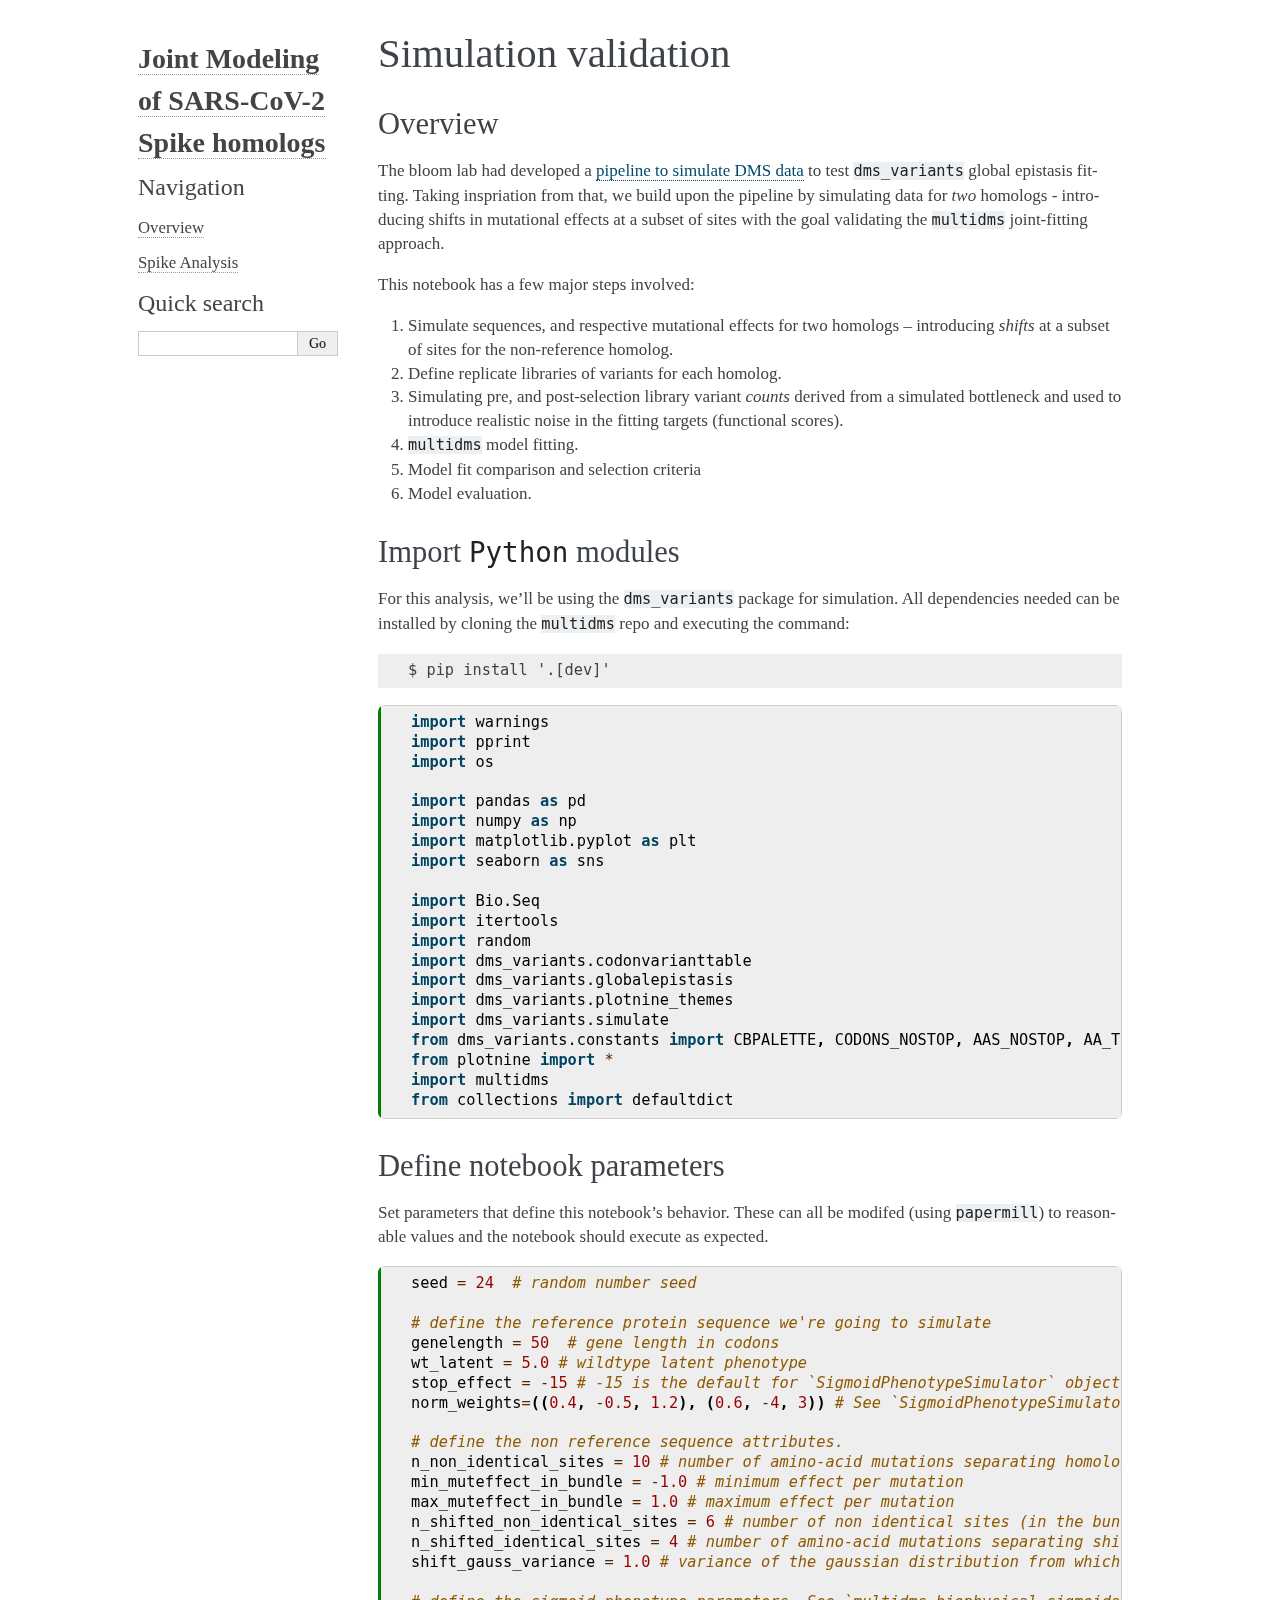
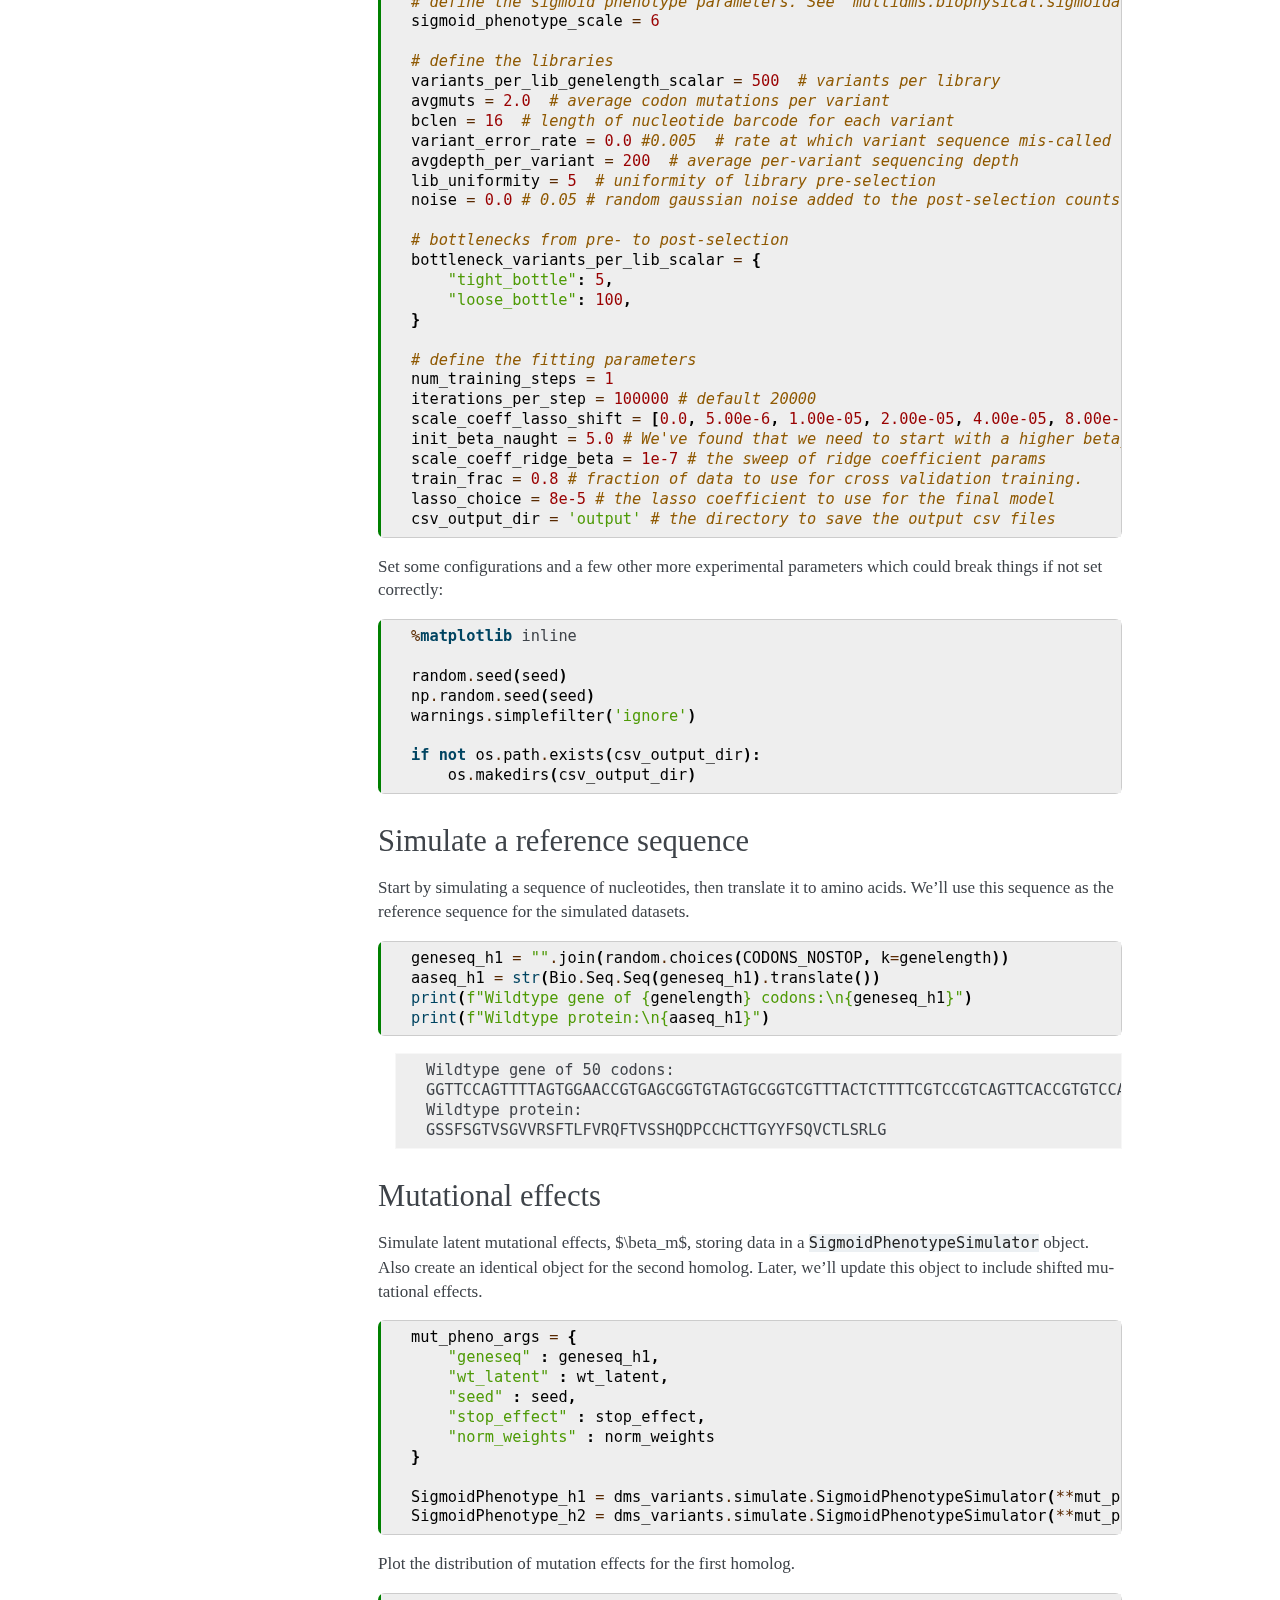
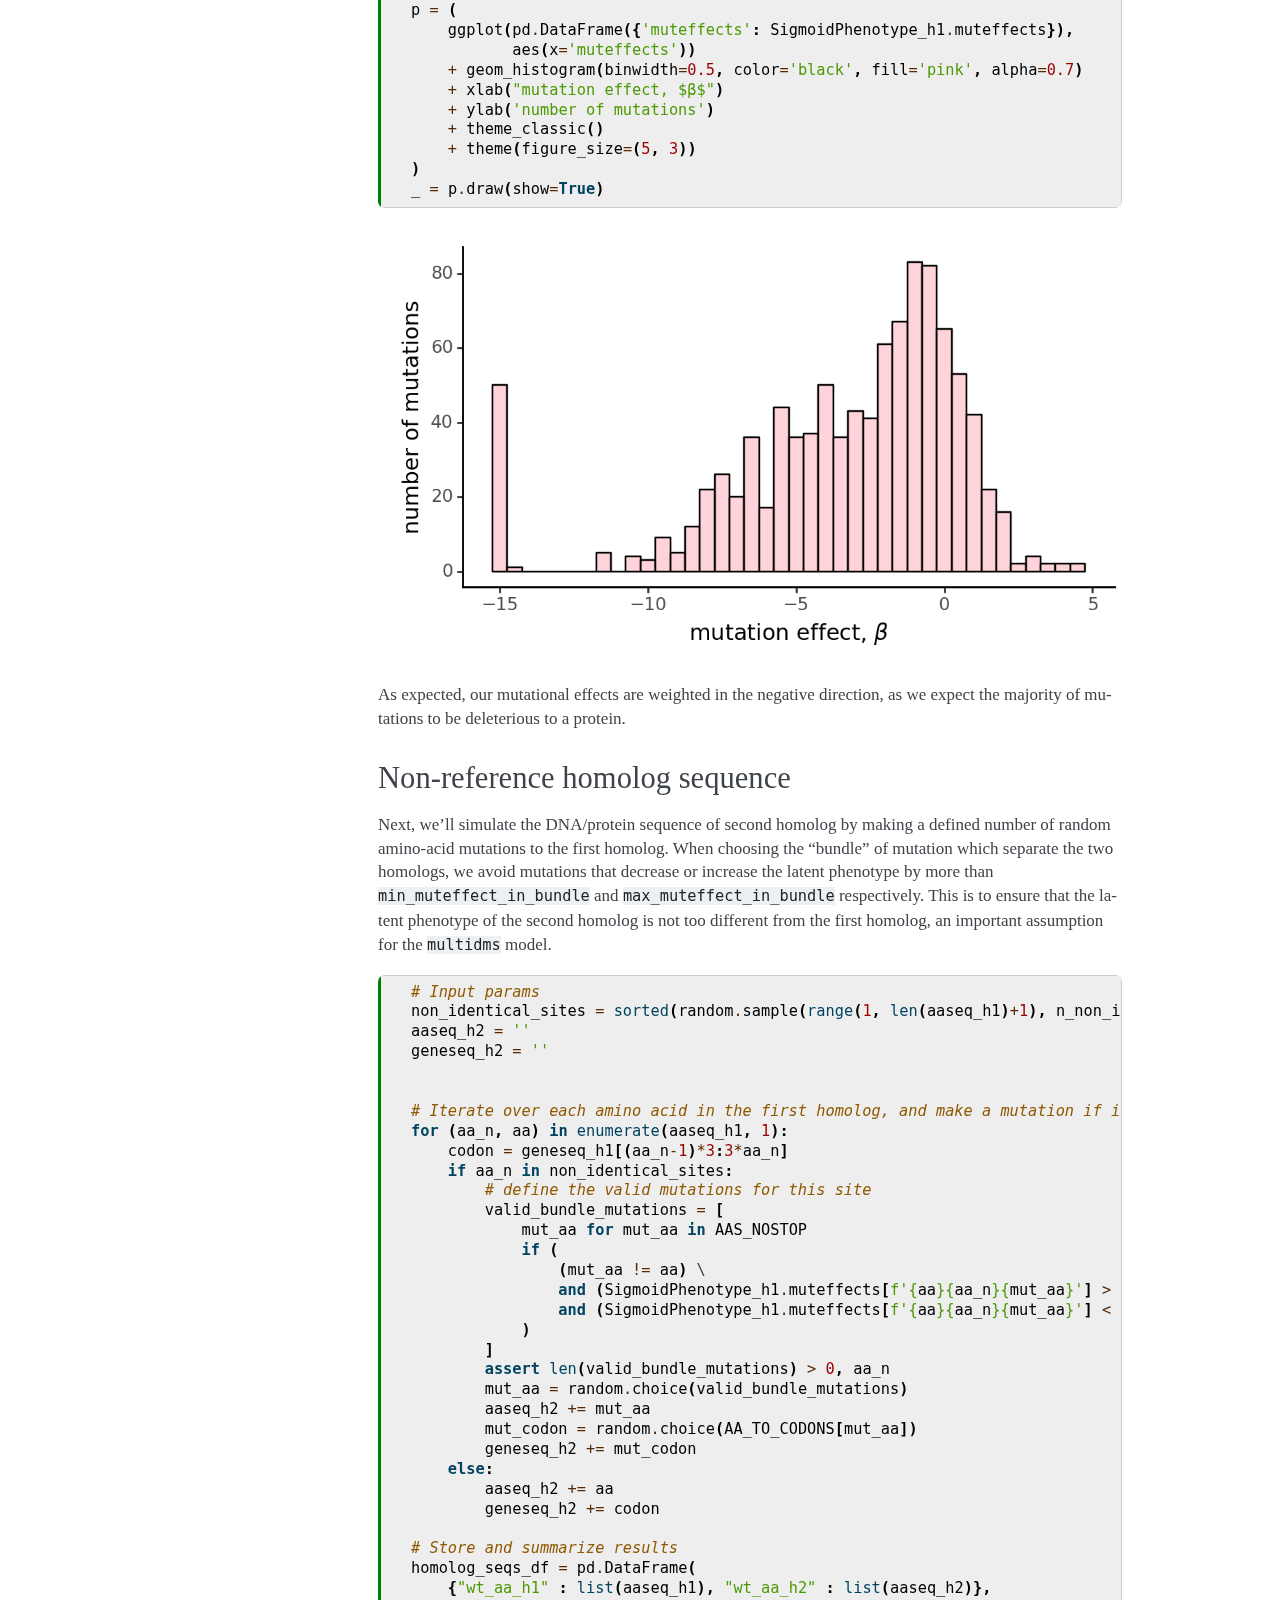
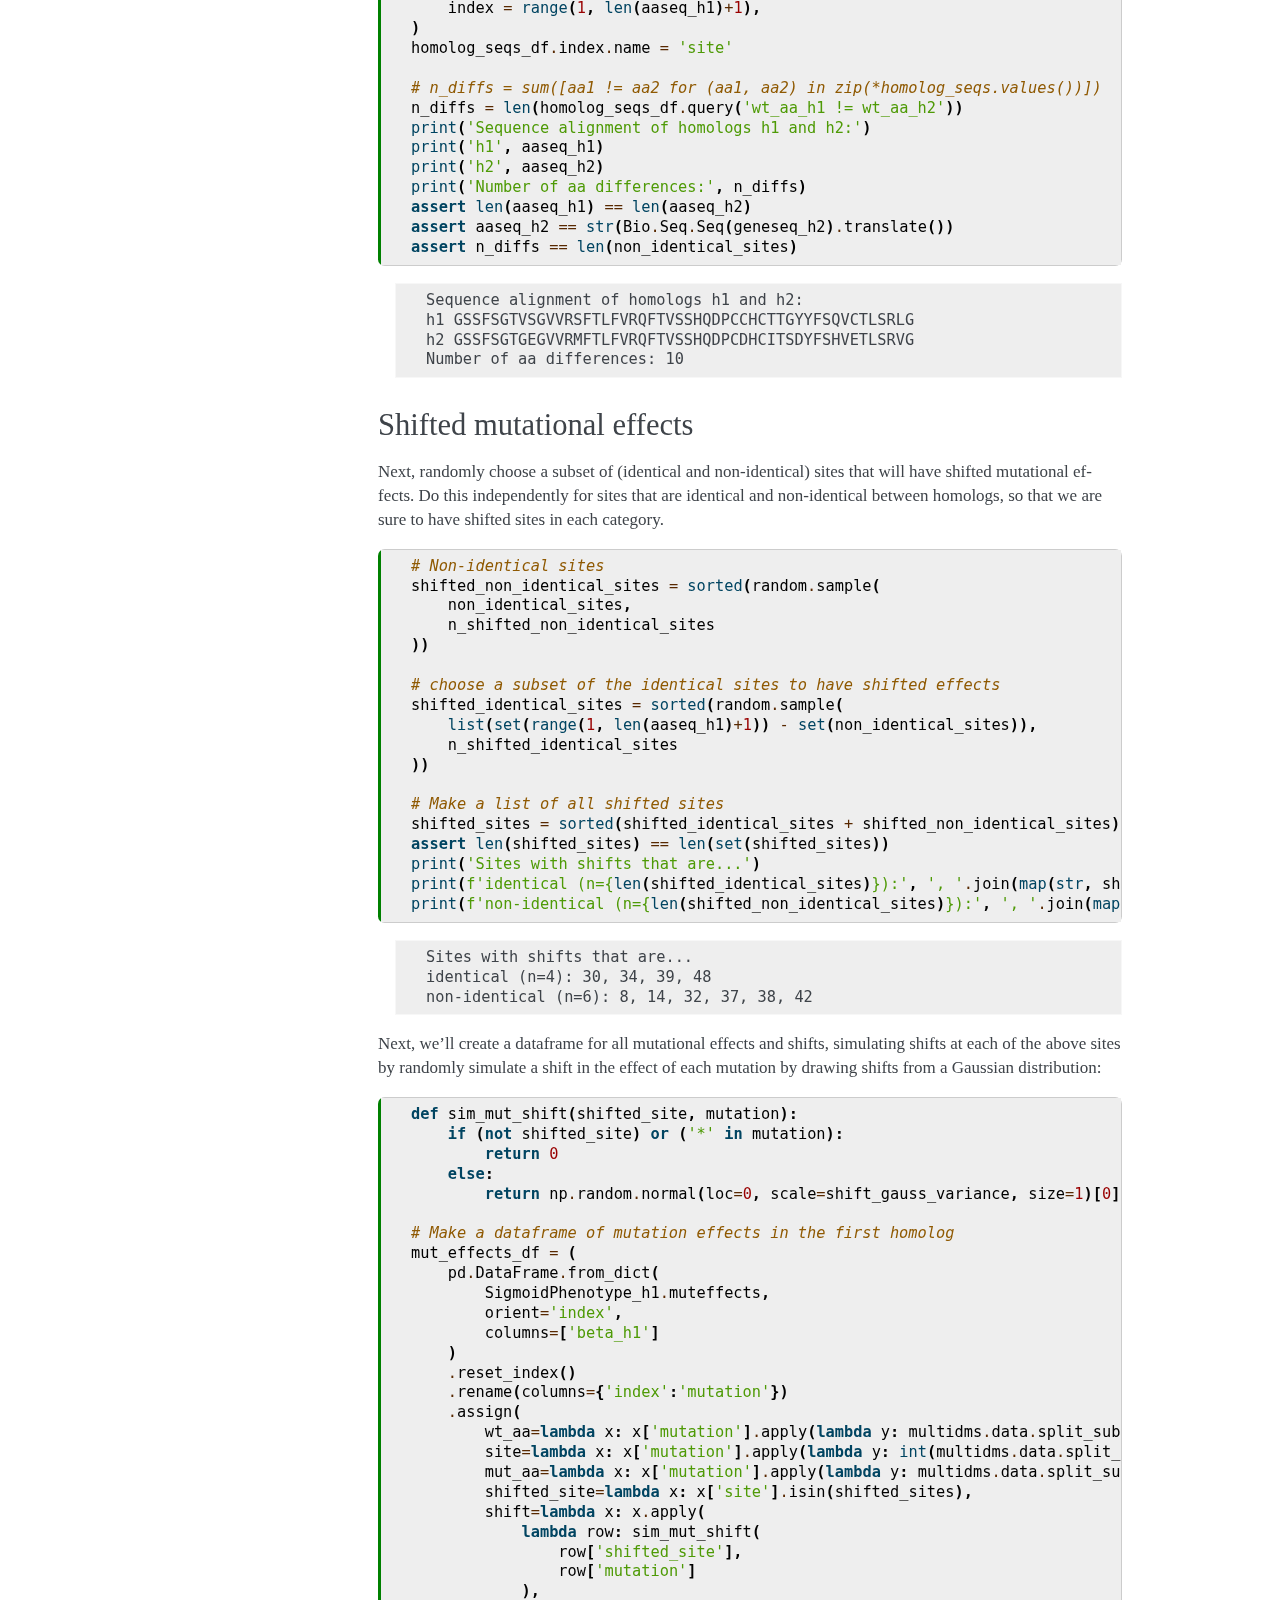
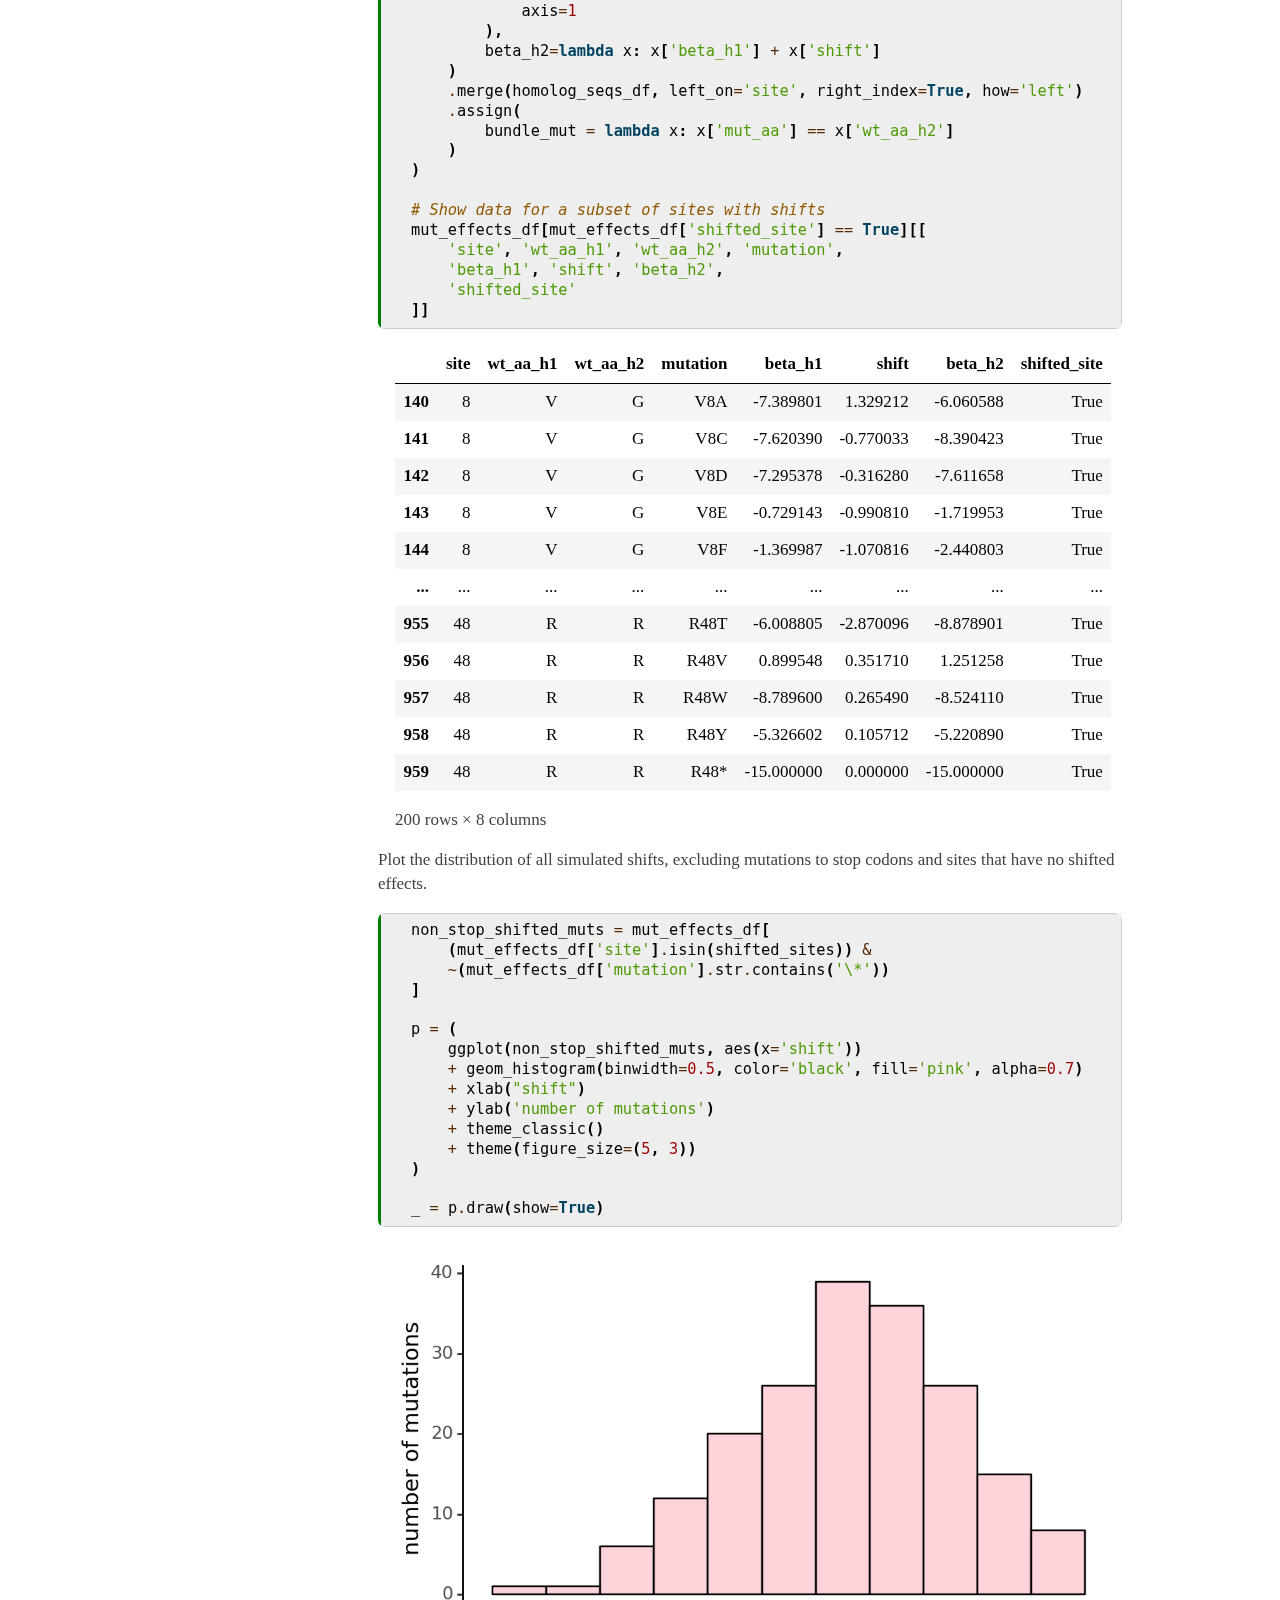
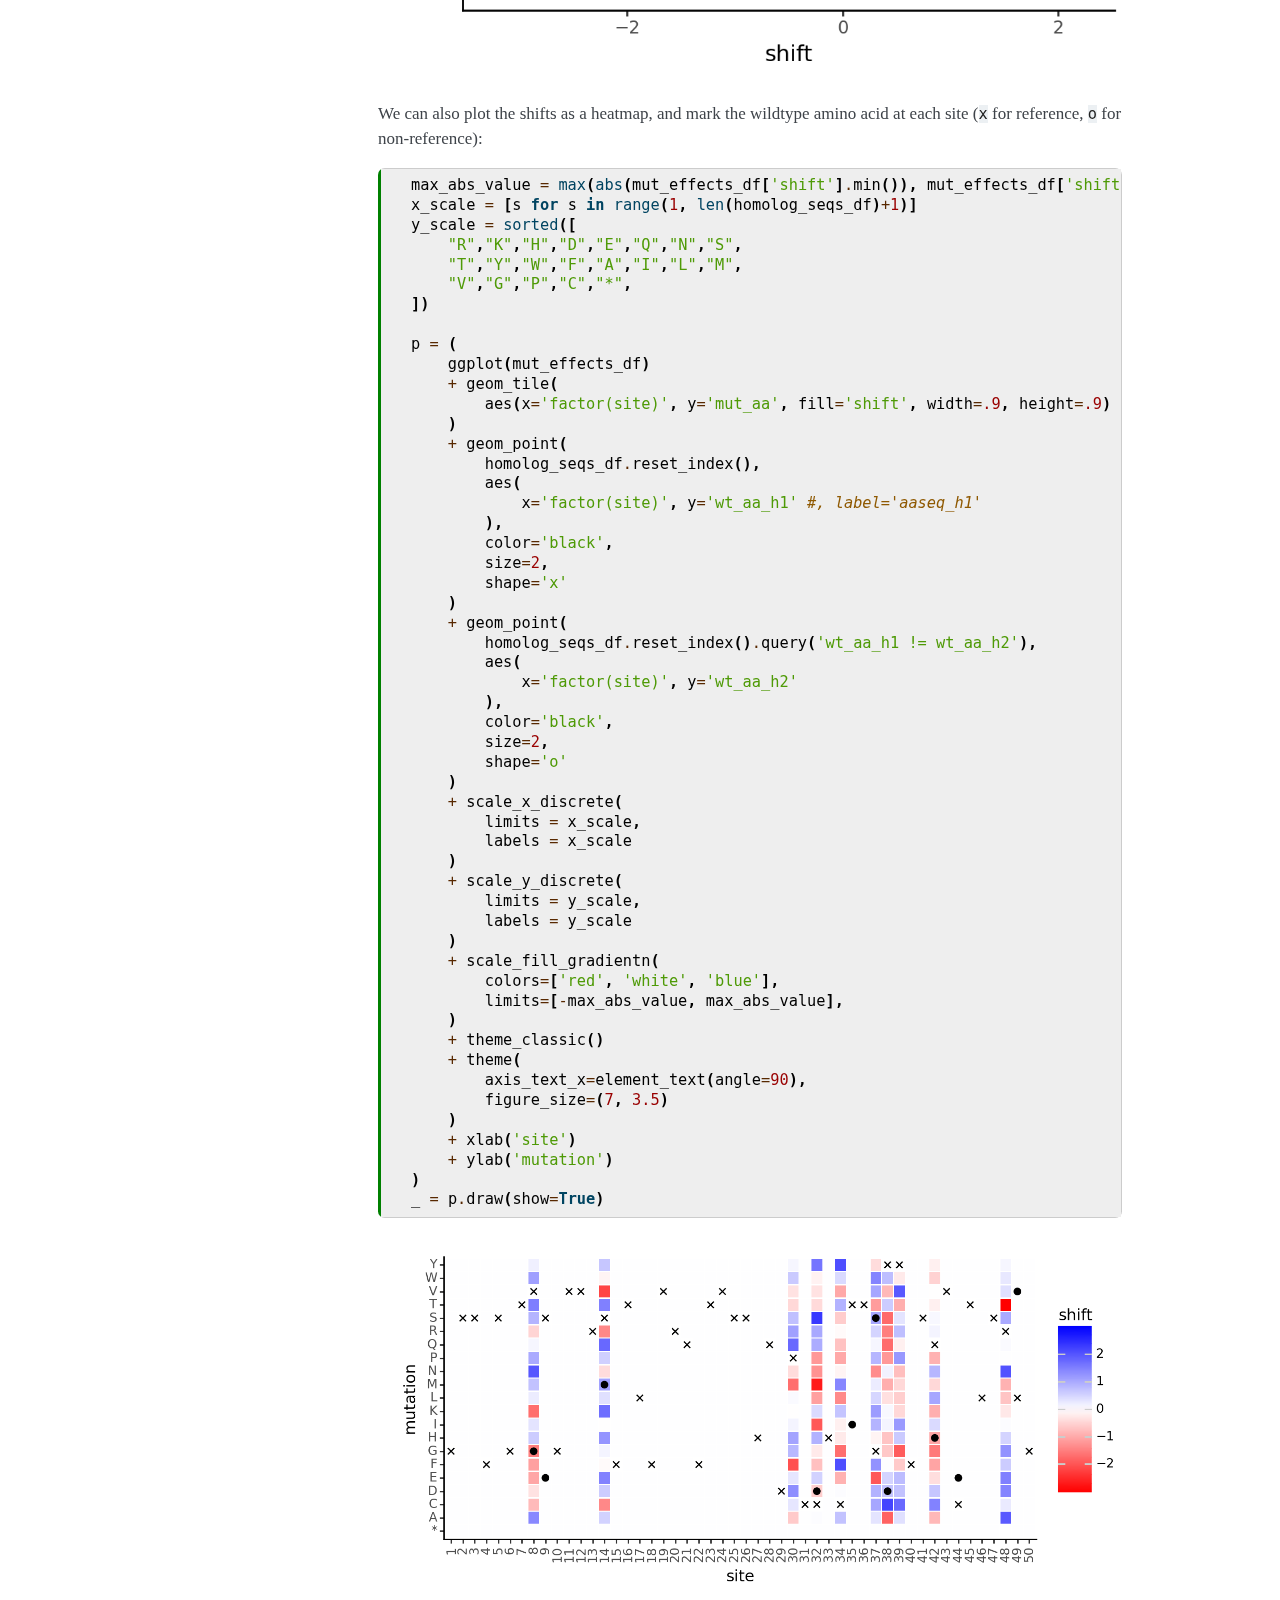
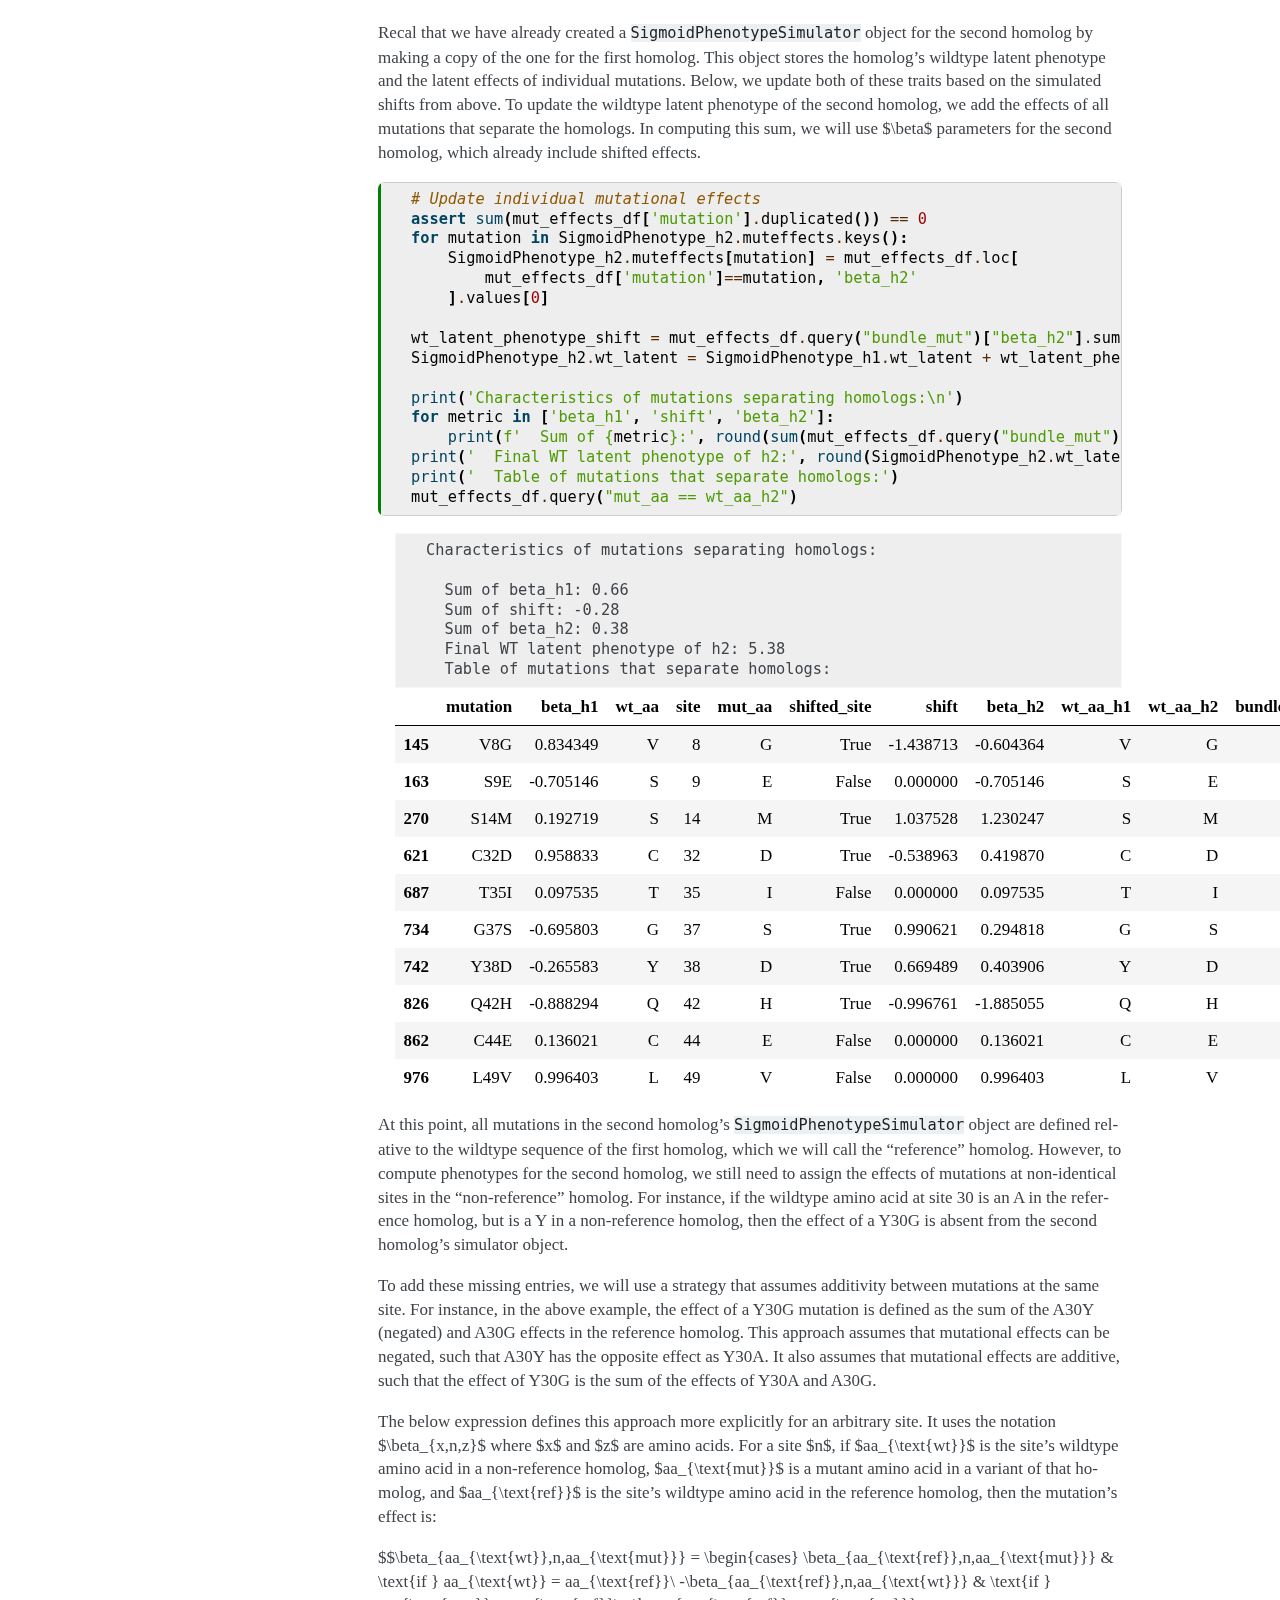
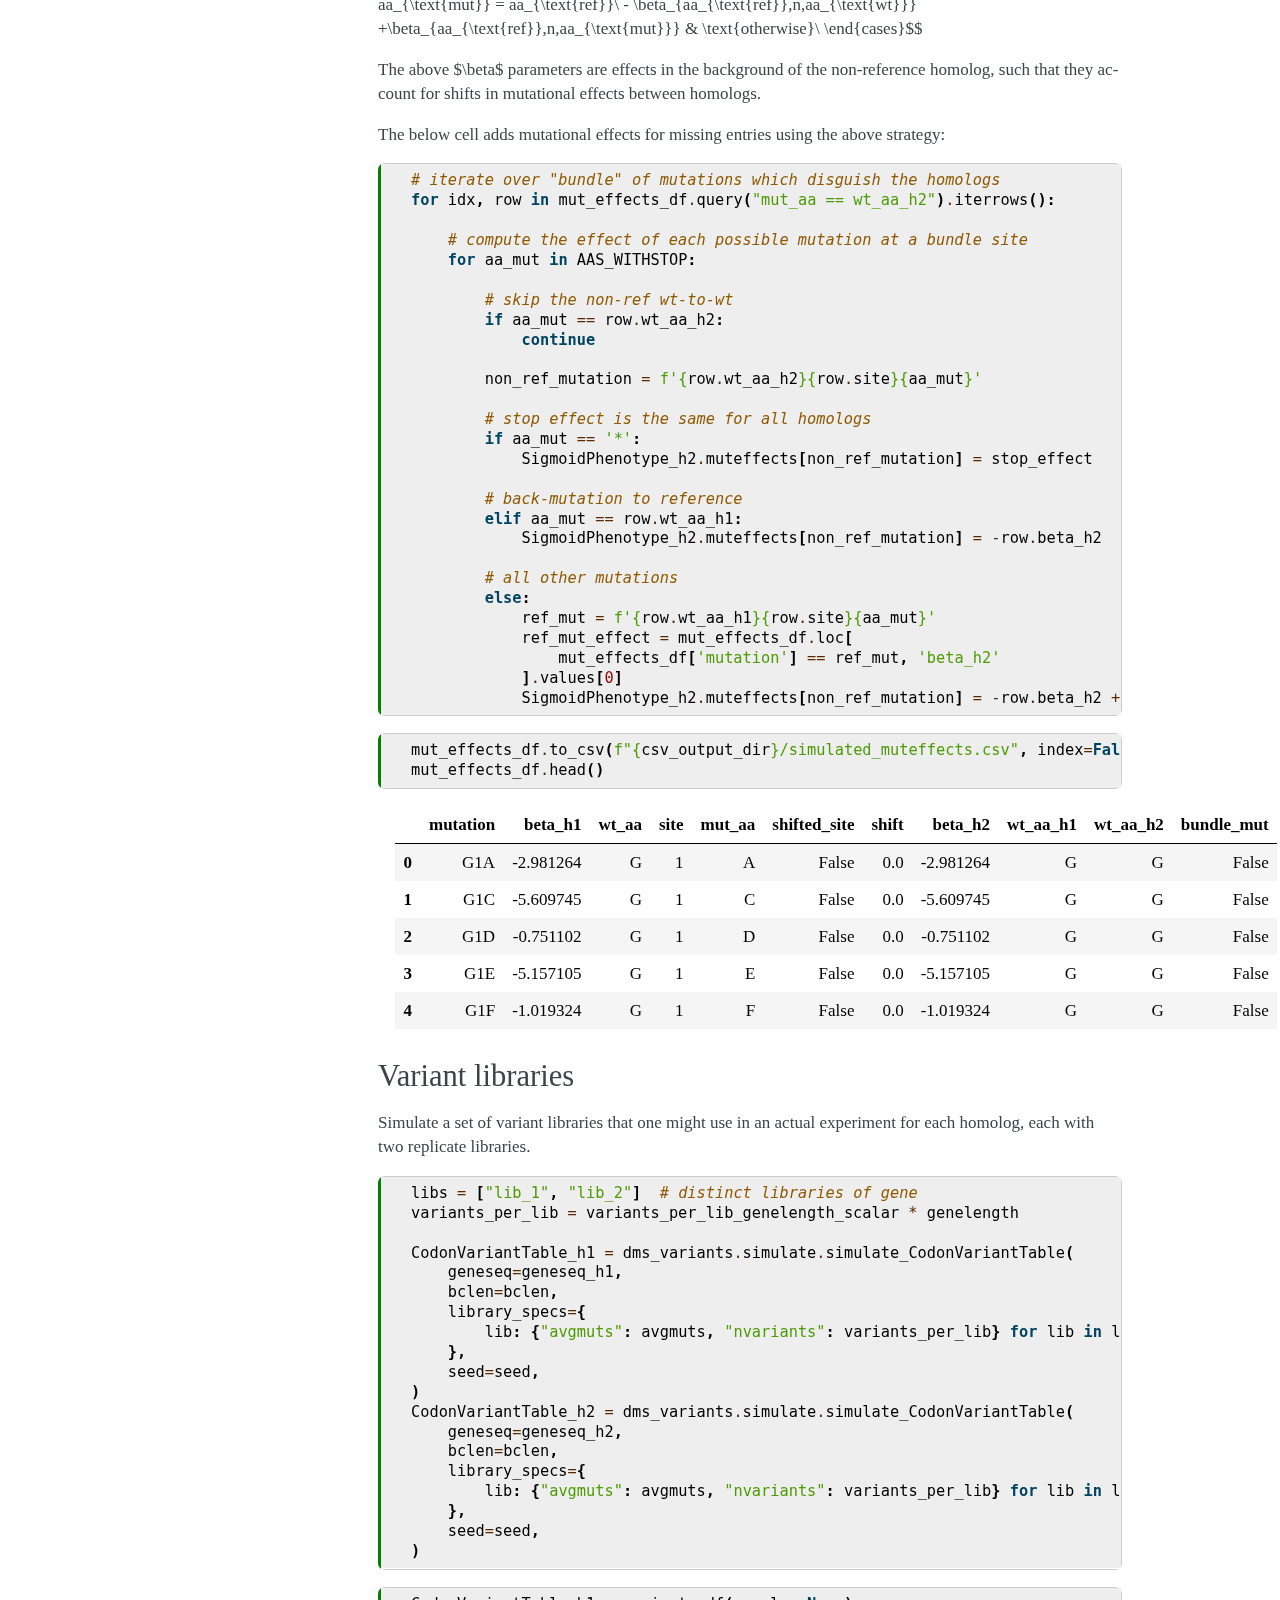
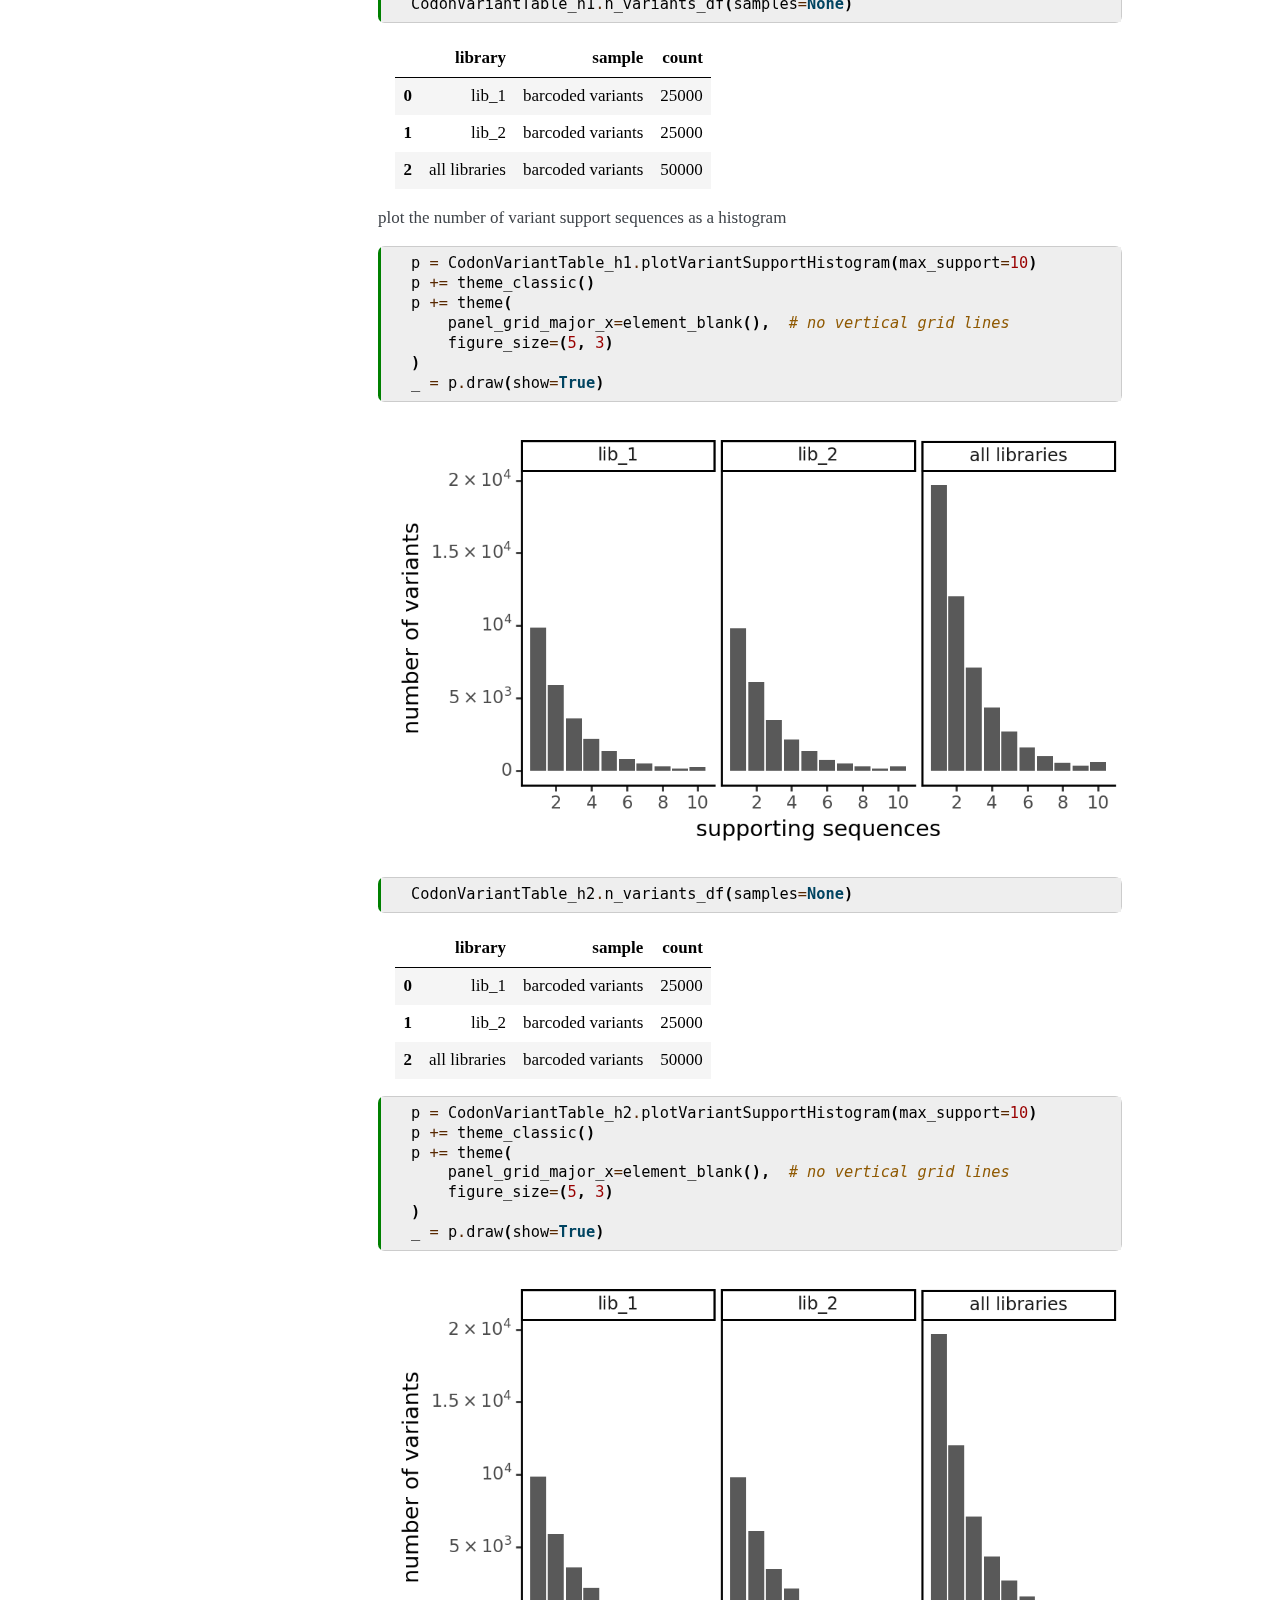
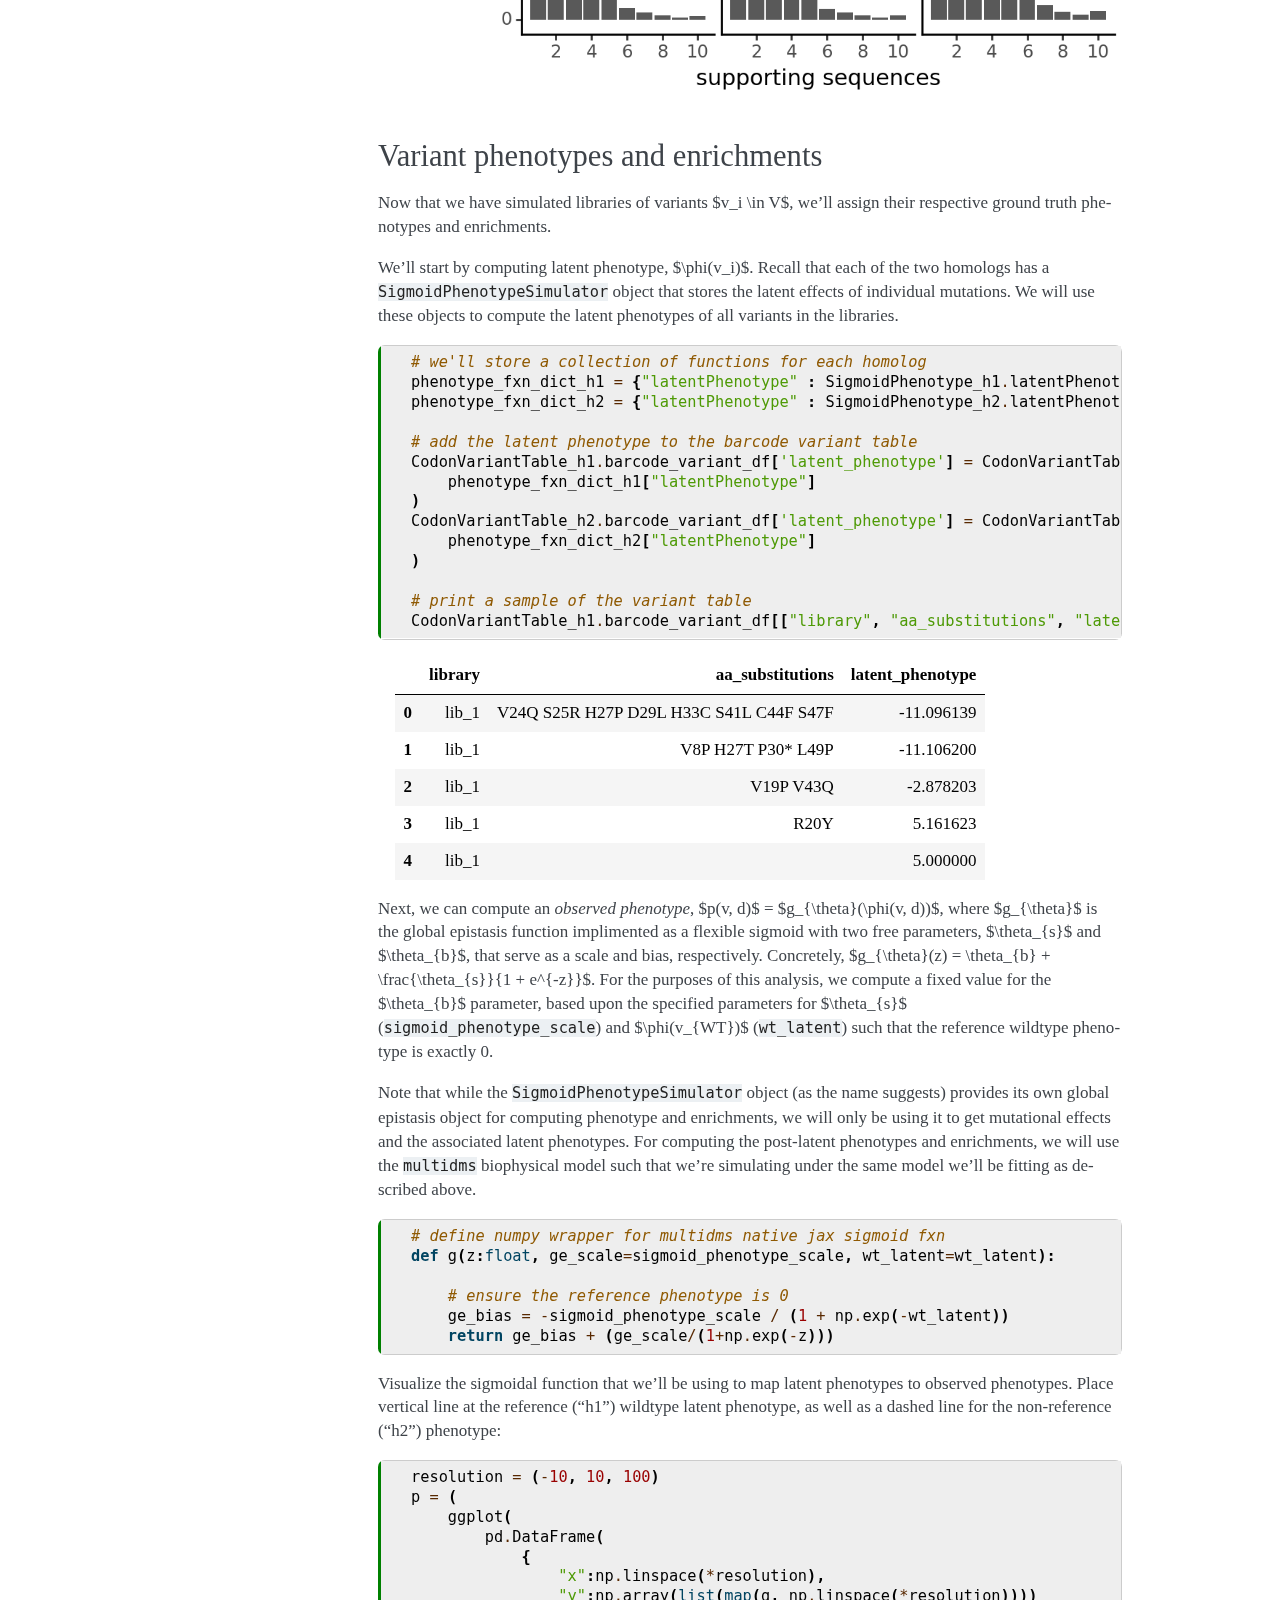
<file: simulation_validation.html>
<!DOCTYPE html>

<html lang="en" data-content_root="./">
  <head>
    <meta charset="utf-8" />
    <meta name="viewport" content="width=device-width, initial-scale=1.0" /><meta name="viewport" content="width=device-width, initial-scale=1" />

    <title>Simulation validation &#8212; Joint Modeling of SARS-CoV-2 Spike homologs 2023-07-21 documentation</title>
    <link rel="stylesheet" type="text/css" href="_static/pygments.css?v=d1102ebc" />
    <link rel="stylesheet" type="text/css" href="_static/alabaster.css?v=98334b14" />
    <link rel="stylesheet" type="text/css" href="_static/togglebutton.css?v=13237357" />
    <link rel="stylesheet" type="text/css" href="_static/mystnb.4510f1fc1dee50b3e5859aac5469c37c29e427902b24a333a5f9fcb2f0b3ac41.css" />
    <script src="_static/documentation_options.js?v=04cdc583"></script>
    <script src="_static/doctools.js?v=888ff710"></script>
    <script src="_static/sphinx_highlight.js?v=dc90522c"></script>
    <script>let toggleHintShow = 'Click to show';</script>
    <script>let toggleHintHide = 'Click to hide';</script>
    <script>let toggleOpenOnPrint = 'true';</script>
    <script src="_static/togglebutton.js?v=4a39c7ea"></script>
    <script>var togglebuttonSelector = '.toggle, .admonition.dropdown';</script>
    <script>var togglebuttonSelector = '.toggle, .admonition.dropdown';</script>
    <link rel="index" title="Index" href="genindex.html" />
    <link rel="search" title="Search" href="search.html" />
   
  <link rel="stylesheet" href="_static/custom.css" type="text/css" />
  

  
  

  </head><body>
  

    <div class="document">
      <div class="documentwrapper">
        <div class="bodywrapper">
          

          <div class="body" role="main">
            
  <section id="simulation-validation">
<h1>Simulation validation<a class="headerlink" href="#simulation-validation" title="Link to this heading">¶</a></h1>
<section id="overview">
<h2>Overview<a class="headerlink" href="#overview" title="Link to this heading">¶</a></h2>
<p>The bloom lab had developed a <a class="reference external" href="https://jbloomlab.github.io/dms_variants/codonvariant_sim_data.html">pipeline to simulate DMS data</a> to test <code class="docutils literal notranslate"><span class="pre">dms_variants</span></code> global epistasis fitting. Taking inspriation from that, we build upon the pipeline by simulating data for <em>two</em> homologs - introducing shifts in mutational effects at a subset of sites with the goal validating the <code class="docutils literal notranslate"><span class="pre">multidms</span></code> joint-fitting approach.</p>
<p>This notebook has a few major steps involved:</p>
<ol class="arabic simple">
<li><p>Simulate sequences, and respective mutational effects for two homologs – introducing <em>shifts</em> at a subset of sites for the non-reference homolog.</p></li>
<li><p>Define replicate libraries of variants for each homolog.</p></li>
<li><p>Simulating pre, and post-selection library variant <em>counts</em> derived from a simulated bottleneck and used to introduce realistic noise in the fitting targets (functional scores).</p></li>
<li><p><code class="docutils literal notranslate"><span class="pre">multidms</span></code> model fitting.</p></li>
<li><p>Model fit comparison and selection criteria</p></li>
<li><p>Model evaluation.</p></li>
</ol>
</section>
<section id="import-python-modules">
<h2>Import <code class="docutils literal notranslate"><span class="pre">Python</span></code> modules<a class="headerlink" href="#import-python-modules" title="Link to this heading">¶</a></h2>
<p>For this analysis, we’ll be using the <code class="docutils literal notranslate"><span class="pre">dms_variants</span></code> package for simulation. All dependencies needed can be installed by cloning the <code class="docutils literal notranslate"><span class="pre">multidms</span></code> repo and executing the command:</p>
<div class="highlight-default notranslate"><div class="highlight"><pre><span></span>$ pip install &#39;.[dev]&#39;
</pre></div>
</div>
<div class="cell docutils container">
<div class="cell_input docutils container">
<div class="highlight-ipython3 notranslate"><div class="highlight"><pre><span></span><span class="kn">import</span> <span class="nn">warnings</span>
<span class="kn">import</span> <span class="nn">pprint</span>
<span class="kn">import</span> <span class="nn">os</span>

<span class="kn">import</span> <span class="nn">pandas</span> <span class="k">as</span> <span class="nn">pd</span>
<span class="kn">import</span> <span class="nn">numpy</span> <span class="k">as</span> <span class="nn">np</span>
<span class="kn">import</span> <span class="nn">matplotlib.pyplot</span> <span class="k">as</span> <span class="nn">plt</span>
<span class="kn">import</span> <span class="nn">seaborn</span> <span class="k">as</span> <span class="nn">sns</span>

<span class="kn">import</span> <span class="nn">Bio.Seq</span>
<span class="kn">import</span> <span class="nn">itertools</span>
<span class="kn">import</span> <span class="nn">random</span>
<span class="kn">import</span> <span class="nn">dms_variants.codonvarianttable</span>
<span class="kn">import</span> <span class="nn">dms_variants.globalepistasis</span>
<span class="kn">import</span> <span class="nn">dms_variants.plotnine_themes</span>
<span class="kn">import</span> <span class="nn">dms_variants.simulate</span>
<span class="kn">from</span> <span class="nn">dms_variants.constants</span> <span class="kn">import</span> <span class="n">CBPALETTE</span><span class="p">,</span> <span class="n">CODONS_NOSTOP</span><span class="p">,</span> <span class="n">AAS_NOSTOP</span><span class="p">,</span> <span class="n">AA_TO_CODONS</span><span class="p">,</span> <span class="n">AAS_WITHSTOP</span>
<span class="kn">from</span> <span class="nn">plotnine</span> <span class="kn">import</span> <span class="o">*</span>
<span class="kn">import</span> <span class="nn">multidms</span>
<span class="kn">from</span> <span class="nn">collections</span> <span class="kn">import</span> <span class="n">defaultdict</span>
</pre></div>
</div>
</div>
</div>
</section>
<section id="define-notebook-parameters">
<h2>Define notebook parameters<a class="headerlink" href="#define-notebook-parameters" title="Link to this heading">¶</a></h2>
<p>Set parameters that define this notebook’s behavior. These can all be modifed (using <code class="docutils literal notranslate"><span class="pre">papermill</span></code>) to reasonable values and the notebook should execute as expected.</p>
<div class="cell tag_parameters docutils container">
<div class="cell_input docutils container">
<div class="highlight-ipython3 notranslate"><div class="highlight"><pre><span></span><span class="n">seed</span> <span class="o">=</span> <span class="mi">24</span>  <span class="c1"># random number seed</span>

<span class="c1"># define the reference protein sequence we&#39;re going to simulate</span>
<span class="n">genelength</span> <span class="o">=</span> <span class="mi">50</span>  <span class="c1"># gene length in codons</span>
<span class="n">wt_latent</span> <span class="o">=</span> <span class="mf">5.0</span> <span class="c1"># wildtype latent phenotype</span>
<span class="n">stop_effect</span> <span class="o">=</span> <span class="o">-</span><span class="mi">15</span> <span class="c1"># -15 is the default for `SigmoidPhenotypeSimulator` object</span>
<span class="n">norm_weights</span><span class="o">=</span><span class="p">((</span><span class="mf">0.4</span><span class="p">,</span> <span class="o">-</span><span class="mf">0.5</span><span class="p">,</span> <span class="mf">1.2</span><span class="p">),</span> <span class="p">(</span><span class="mf">0.6</span><span class="p">,</span> <span class="o">-</span><span class="mi">4</span><span class="p">,</span> <span class="mi">3</span><span class="p">))</span> <span class="c1"># See `SigmoidPhenotypeSimulator` for more details</span>

<span class="c1"># define the non reference sequence attributes.</span>
<span class="n">n_non_identical_sites</span> <span class="o">=</span> <span class="mi">10</span> <span class="c1"># number of amino-acid mutations separating homologs</span>
<span class="n">min_muteffect_in_bundle</span> <span class="o">=</span> <span class="o">-</span><span class="mf">1.0</span> <span class="c1"># minimum effect per mutation</span>
<span class="n">max_muteffect_in_bundle</span> <span class="o">=</span> <span class="mf">1.0</span> <span class="c1"># maximum effect per mutation</span>
<span class="n">n_shifted_non_identical_sites</span> <span class="o">=</span> <span class="mi">6</span> <span class="c1"># number of non identical sites (in the bundle) for which mutations at that site are expected to have shifted effects</span>
<span class="n">n_shifted_identical_sites</span> <span class="o">=</span> <span class="mi">4</span> <span class="c1"># number of amino-acid mutations separating shifted</span>
<span class="n">shift_gauss_variance</span> <span class="o">=</span> <span class="mf">1.0</span> <span class="c1"># variance of the gaussian distribution from which the shifted effects are drawn</span>

<span class="c1"># define the sigmoid phenotype parameters. See `multidms.biophysical.sigmoidal_global_epistasis` for more details.</span>
<span class="n">sigmoid_phenotype_scale</span> <span class="o">=</span> <span class="mi">6</span>

<span class="c1"># define the libraries</span>
<span class="n">variants_per_lib_genelength_scalar</span> <span class="o">=</span> <span class="mi">500</span>  <span class="c1"># variants per library</span>
<span class="n">avgmuts</span> <span class="o">=</span> <span class="mf">2.0</span>  <span class="c1"># average codon mutations per variant</span>
<span class="n">bclen</span> <span class="o">=</span> <span class="mi">16</span>  <span class="c1"># length of nucleotide barcode for each variant</span>
<span class="n">variant_error_rate</span> <span class="o">=</span> <span class="mf">0.0</span> <span class="c1">#0.005  # rate at which variant sequence mis-called</span>
<span class="n">avgdepth_per_variant</span> <span class="o">=</span> <span class="mi">200</span>  <span class="c1"># average per-variant sequencing depth</span>
<span class="n">lib_uniformity</span> <span class="o">=</span> <span class="mi">5</span>  <span class="c1"># uniformity of library pre-selection</span>
<span class="n">noise</span> <span class="o">=</span> <span class="mf">0.0</span> <span class="c1"># 0.05 # random gaussian noise added to the post-selection counts of the phenotype</span>

<span class="c1"># bottlenecks from pre- to post-selection</span>
<span class="n">bottleneck_variants_per_lib_scalar</span> <span class="o">=</span> <span class="p">{</span>
    <span class="s2">&quot;tight_bottle&quot;</span><span class="p">:</span> <span class="mi">5</span><span class="p">,</span>
    <span class="s2">&quot;loose_bottle&quot;</span><span class="p">:</span> <span class="mi">100</span><span class="p">,</span>
<span class="p">}</span>

<span class="c1"># define the fitting parameters</span>
<span class="n">num_training_steps</span> <span class="o">=</span> <span class="mi">1</span>
<span class="n">iterations_per_step</span> <span class="o">=</span> <span class="mi">100000</span> <span class="c1"># default 20000</span>
<span class="n">scale_coeff_lasso_shift</span> <span class="o">=</span> <span class="p">[</span><span class="mf">0.0</span><span class="p">,</span> <span class="mf">5.00e-6</span><span class="p">,</span> <span class="mf">1.00e-05</span><span class="p">,</span> <span class="mf">2.00e-05</span><span class="p">,</span> <span class="mf">4.00e-05</span><span class="p">,</span> <span class="mf">8.00e-05</span><span class="p">,</span> <span class="mf">1.60e-04</span><span class="p">,</span> <span class="mf">3.20e-04</span><span class="p">,</span> <span class="mf">6.40e-04</span><span class="p">]</span> <span class="c1"># the sweep of lasso coefficient params</span>
<span class="n">init_beta_naught</span> <span class="o">=</span> <span class="mf">5.0</span> <span class="c1"># We&#39;ve found that we need to start with a higher beta_naught to get the model to converge correctly,</span>
<span class="n">scale_coeff_ridge_beta</span> <span class="o">=</span> <span class="mf">1e-7</span> <span class="c1"># the sweep of ridge coefficient params</span>
<span class="n">train_frac</span> <span class="o">=</span> <span class="mf">0.8</span> <span class="c1"># fraction of data to use for cross validation training.</span>
<span class="n">lasso_choice</span> <span class="o">=</span> <span class="mf">8e-5</span> <span class="c1"># the lasso coefficient to use for the final model</span>
<span class="n">csv_output_dir</span> <span class="o">=</span> <span class="s1">&#39;output&#39;</span> <span class="c1"># the directory to save the output csv files</span>
</pre></div>
</div>
</div>
</div>
<p>Set some configurations and a few other more experimental parameters which could break things if not set correctly:</p>
<div class="cell docutils container">
<div class="cell_input docutils container">
<div class="highlight-ipython3 notranslate"><div class="highlight"><pre><span></span><span class="o">%</span><span class="k">matplotlib</span> inline

<span class="n">random</span><span class="o">.</span><span class="n">seed</span><span class="p">(</span><span class="n">seed</span><span class="p">)</span>
<span class="n">np</span><span class="o">.</span><span class="n">random</span><span class="o">.</span><span class="n">seed</span><span class="p">(</span><span class="n">seed</span><span class="p">)</span>
<span class="n">warnings</span><span class="o">.</span><span class="n">simplefilter</span><span class="p">(</span><span class="s1">&#39;ignore&#39;</span><span class="p">)</span>

<span class="k">if</span> <span class="ow">not</span> <span class="n">os</span><span class="o">.</span><span class="n">path</span><span class="o">.</span><span class="n">exists</span><span class="p">(</span><span class="n">csv_output_dir</span><span class="p">):</span>
    <span class="n">os</span><span class="o">.</span><span class="n">makedirs</span><span class="p">(</span><span class="n">csv_output_dir</span><span class="p">)</span>
</pre></div>
</div>
</div>
</div>
</section>
<section id="simulate-a-reference-sequence">
<h2>Simulate a reference sequence<a class="headerlink" href="#simulate-a-reference-sequence" title="Link to this heading">¶</a></h2>
<p>Start by simulating a sequence of nucleotides, then translate it to amino acids. We’ll use this sequence as the reference sequence for the simulated datasets.</p>
<div class="cell docutils container">
<div class="cell_input docutils container">
<div class="highlight-ipython3 notranslate"><div class="highlight"><pre><span></span><span class="n">geneseq_h1</span> <span class="o">=</span> <span class="s2">&quot;&quot;</span><span class="o">.</span><span class="n">join</span><span class="p">(</span><span class="n">random</span><span class="o">.</span><span class="n">choices</span><span class="p">(</span><span class="n">CODONS_NOSTOP</span><span class="p">,</span> <span class="n">k</span><span class="o">=</span><span class="n">genelength</span><span class="p">))</span>
<span class="n">aaseq_h1</span> <span class="o">=</span> <span class="nb">str</span><span class="p">(</span><span class="n">Bio</span><span class="o">.</span><span class="n">Seq</span><span class="o">.</span><span class="n">Seq</span><span class="p">(</span><span class="n">geneseq_h1</span><span class="p">)</span><span class="o">.</span><span class="n">translate</span><span class="p">())</span>
<span class="nb">print</span><span class="p">(</span><span class="sa">f</span><span class="s2">&quot;Wildtype gene of </span><span class="si">{</span><span class="n">genelength</span><span class="si">}</span><span class="s2"> codons:</span><span class="se">\n</span><span class="si">{</span><span class="n">geneseq_h1</span><span class="si">}</span><span class="s2">&quot;</span><span class="p">)</span>
<span class="nb">print</span><span class="p">(</span><span class="sa">f</span><span class="s2">&quot;Wildtype protein:</span><span class="se">\n</span><span class="si">{</span><span class="n">aaseq_h1</span><span class="si">}</span><span class="s2">&quot;</span><span class="p">)</span>
</pre></div>
</div>
</div>
<div class="cell_output docutils container">
<div class="output stream highlight-myst-ansi notranslate"><div class="highlight"><pre><span></span>Wildtype gene of 50 codons:
GGTTCCAGTTTTAGTGGAACCGTGAGCGGTGTAGTGCGGTCGTTTACTCTTTTCGTCCGTCAGTTCACCGTGTCCAGCCATCAGGACCCGTGCTGTCATTGCACAACCGGATACTATTTTTCGCAAGTCTGTACCCTGAGCAGACTCGGA
Wildtype protein:
GSSFSGTVSGVVRSFTLFVRQFTVSSHQDPCCHCTTGYYFSQVCTLSRLG
</pre></div>
</div>
</div>
</div>
</section>
<section id="mutational-effects">
<h2>Mutational effects<a class="headerlink" href="#mutational-effects" title="Link to this heading">¶</a></h2>
<p>Simulate latent mutational effects, $\beta_m$, storing data in a <code class="docutils literal notranslate"><span class="pre">SigmoidPhenotypeSimulator</span></code> object. Also create an identical object for the second homolog. Later, we’ll update this object to include shifted mutational effects.</p>
<div class="cell docutils container">
<div class="cell_input docutils container">
<div class="highlight-ipython3 notranslate"><div class="highlight"><pre><span></span><span class="n">mut_pheno_args</span> <span class="o">=</span> <span class="p">{</span>
    <span class="s2">&quot;geneseq&quot;</span> <span class="p">:</span> <span class="n">geneseq_h1</span><span class="p">,</span>
    <span class="s2">&quot;wt_latent&quot;</span> <span class="p">:</span> <span class="n">wt_latent</span><span class="p">,</span>
    <span class="s2">&quot;seed&quot;</span> <span class="p">:</span> <span class="n">seed</span><span class="p">,</span>
    <span class="s2">&quot;stop_effect&quot;</span> <span class="p">:</span> <span class="n">stop_effect</span><span class="p">,</span>
    <span class="s2">&quot;norm_weights&quot;</span> <span class="p">:</span> <span class="n">norm_weights</span>
<span class="p">}</span>

<span class="n">SigmoidPhenotype_h1</span> <span class="o">=</span> <span class="n">dms_variants</span><span class="o">.</span><span class="n">simulate</span><span class="o">.</span><span class="n">SigmoidPhenotypeSimulator</span><span class="p">(</span><span class="o">**</span><span class="n">mut_pheno_args</span><span class="p">)</span>
<span class="n">SigmoidPhenotype_h2</span> <span class="o">=</span> <span class="n">dms_variants</span><span class="o">.</span><span class="n">simulate</span><span class="o">.</span><span class="n">SigmoidPhenotypeSimulator</span><span class="p">(</span><span class="o">**</span><span class="n">mut_pheno_args</span><span class="p">)</span>
</pre></div>
</div>
</div>
</div>
<p>Plot the distribution of mutation effects for the first homolog.</p>
<div class="cell docutils container">
<div class="cell_input docutils container">
<div class="highlight-ipython3 notranslate"><div class="highlight"><pre><span></span><span class="n">p</span> <span class="o">=</span> <span class="p">(</span>
    <span class="n">ggplot</span><span class="p">(</span><span class="n">pd</span><span class="o">.</span><span class="n">DataFrame</span><span class="p">({</span><span class="s1">&#39;muteffects&#39;</span><span class="p">:</span> <span class="n">SigmoidPhenotype_h1</span><span class="o">.</span><span class="n">muteffects</span><span class="p">}),</span>
           <span class="n">aes</span><span class="p">(</span><span class="n">x</span><span class="o">=</span><span class="s1">&#39;muteffects&#39;</span><span class="p">))</span>
    <span class="o">+</span> <span class="n">geom_histogram</span><span class="p">(</span><span class="n">binwidth</span><span class="o">=</span><span class="mf">0.5</span><span class="p">,</span> <span class="n">color</span><span class="o">=</span><span class="s1">&#39;black&#39;</span><span class="p">,</span> <span class="n">fill</span><span class="o">=</span><span class="s1">&#39;pink&#39;</span><span class="p">,</span> <span class="n">alpha</span><span class="o">=</span><span class="mf">0.7</span><span class="p">)</span>
    <span class="o">+</span> <span class="n">xlab</span><span class="p">(</span><span class="s2">&quot;mutation effect, $β$&quot;</span><span class="p">)</span>
    <span class="o">+</span> <span class="n">ylab</span><span class="p">(</span><span class="s1">&#39;number of mutations&#39;</span><span class="p">)</span>
    <span class="o">+</span> <span class="n">theme_classic</span><span class="p">()</span>
    <span class="o">+</span> <span class="n">theme</span><span class="p">(</span><span class="n">figure_size</span><span class="o">=</span><span class="p">(</span><span class="mi">5</span><span class="p">,</span> <span class="mi">3</span><span class="p">))</span>
<span class="p">)</span>
<span class="n">_</span> <span class="o">=</span> <span class="n">p</span><span class="o">.</span><span class="n">draw</span><span class="p">(</span><span class="n">show</span><span class="o">=</span><span class="kc">True</span><span class="p">)</span>
</pre></div>
</div>
</div>
<div class="cell_output docutils container">
<img alt="_images/9e2c7f8196b5e4fef5105a098b6d695a1a7f1fe0b87be080eba0ac4605719c5c.png" src="_images/9e2c7f8196b5e4fef5105a098b6d695a1a7f1fe0b87be080eba0ac4605719c5c.png" />
</div>
</div>
<p>As expected, our mutational effects are weighted in the negative direction, as we expect the majority of mutations to be deleterious to a protein.</p>
</section>
<section id="non-reference-homolog-sequence">
<h2>Non-reference homolog sequence<a class="headerlink" href="#non-reference-homolog-sequence" title="Link to this heading">¶</a></h2>
<p>Next, we’ll simulate the DNA/protein sequence of second homolog by making a defined number of random amino-acid mutations to the first homolog. When choosing the “bundle” of mutation which separate the two homologs, we avoid mutations that decrease or increase the latent phenotype by more than <code class="docutils literal notranslate"><span class="pre">min_muteffect_in_bundle</span></code> and <code class="docutils literal notranslate"><span class="pre">max_muteffect_in_bundle</span></code> respectively. This is to ensure that the latent phenotype of the second homolog is not too different from the first homolog, an important assumption for the <code class="docutils literal notranslate"><span class="pre">multidms</span></code> model.</p>
<div class="cell docutils container">
<div class="cell_input docutils container">
<div class="highlight-ipython3 notranslate"><div class="highlight"><pre><span></span><span class="c1"># Input params</span>
<span class="n">non_identical_sites</span> <span class="o">=</span> <span class="nb">sorted</span><span class="p">(</span><span class="n">random</span><span class="o">.</span><span class="n">sample</span><span class="p">(</span><span class="nb">range</span><span class="p">(</span><span class="mi">1</span><span class="p">,</span> <span class="nb">len</span><span class="p">(</span><span class="n">aaseq_h1</span><span class="p">)</span><span class="o">+</span><span class="mi">1</span><span class="p">),</span> <span class="n">n_non_identical_sites</span><span class="p">))</span>
<span class="n">aaseq_h2</span> <span class="o">=</span> <span class="s1">&#39;&#39;</span>
<span class="n">geneseq_h2</span> <span class="o">=</span> <span class="s1">&#39;&#39;</span>


<span class="c1"># Iterate over each amino acid in the first homolog, and make a mutation if indicated.</span>
<span class="k">for</span> <span class="p">(</span><span class="n">aa_n</span><span class="p">,</span> <span class="n">aa</span><span class="p">)</span> <span class="ow">in</span> <span class="nb">enumerate</span><span class="p">(</span><span class="n">aaseq_h1</span><span class="p">,</span> <span class="mi">1</span><span class="p">):</span>
    <span class="n">codon</span> <span class="o">=</span> <span class="n">geneseq_h1</span><span class="p">[(</span><span class="n">aa_n</span><span class="o">-</span><span class="mi">1</span><span class="p">)</span><span class="o">*</span><span class="mi">3</span><span class="p">:</span><span class="mi">3</span><span class="o">*</span><span class="n">aa_n</span><span class="p">]</span>
    <span class="k">if</span> <span class="n">aa_n</span> <span class="ow">in</span> <span class="n">non_identical_sites</span><span class="p">:</span>
        <span class="c1"># define the valid mutations for this site</span>
        <span class="n">valid_bundle_mutations</span> <span class="o">=</span> <span class="p">[</span>
            <span class="n">mut_aa</span> <span class="k">for</span> <span class="n">mut_aa</span> <span class="ow">in</span> <span class="n">AAS_NOSTOP</span>
            <span class="k">if</span> <span class="p">(</span>
                <span class="p">(</span><span class="n">mut_aa</span> <span class="o">!=</span> <span class="n">aa</span><span class="p">)</span> \
                <span class="ow">and</span> <span class="p">(</span><span class="n">SigmoidPhenotype_h1</span><span class="o">.</span><span class="n">muteffects</span><span class="p">[</span><span class="sa">f</span><span class="s1">&#39;</span><span class="si">{</span><span class="n">aa</span><span class="si">}{</span><span class="n">aa_n</span><span class="si">}{</span><span class="n">mut_aa</span><span class="si">}</span><span class="s1">&#39;</span><span class="p">]</span> <span class="o">&gt;</span> <span class="n">min_muteffect_in_bundle</span><span class="p">)</span> \
                <span class="ow">and</span> <span class="p">(</span><span class="n">SigmoidPhenotype_h1</span><span class="o">.</span><span class="n">muteffects</span><span class="p">[</span><span class="sa">f</span><span class="s1">&#39;</span><span class="si">{</span><span class="n">aa</span><span class="si">}{</span><span class="n">aa_n</span><span class="si">}{</span><span class="n">mut_aa</span><span class="si">}</span><span class="s1">&#39;</span><span class="p">]</span> <span class="o">&lt;</span> <span class="n">max_muteffect_in_bundle</span><span class="p">)</span>
            <span class="p">)</span>
        <span class="p">]</span>
        <span class="k">assert</span> <span class="nb">len</span><span class="p">(</span><span class="n">valid_bundle_mutations</span><span class="p">)</span> <span class="o">&gt;</span> <span class="mi">0</span><span class="p">,</span> <span class="n">aa_n</span>
        <span class="n">mut_aa</span> <span class="o">=</span> <span class="n">random</span><span class="o">.</span><span class="n">choice</span><span class="p">(</span><span class="n">valid_bundle_mutations</span><span class="p">)</span>
        <span class="n">aaseq_h2</span> <span class="o">+=</span> <span class="n">mut_aa</span>
        <span class="n">mut_codon</span> <span class="o">=</span> <span class="n">random</span><span class="o">.</span><span class="n">choice</span><span class="p">(</span><span class="n">AA_TO_CODONS</span><span class="p">[</span><span class="n">mut_aa</span><span class="p">])</span>
        <span class="n">geneseq_h2</span> <span class="o">+=</span> <span class="n">mut_codon</span>
    <span class="k">else</span><span class="p">:</span>
        <span class="n">aaseq_h2</span> <span class="o">+=</span> <span class="n">aa</span>
        <span class="n">geneseq_h2</span> <span class="o">+=</span> <span class="n">codon</span>

<span class="c1"># Store and summarize results</span>
<span class="n">homolog_seqs_df</span> <span class="o">=</span> <span class="n">pd</span><span class="o">.</span><span class="n">DataFrame</span><span class="p">(</span>
    <span class="p">{</span><span class="s2">&quot;wt_aa_h1&quot;</span> <span class="p">:</span> <span class="nb">list</span><span class="p">(</span><span class="n">aaseq_h1</span><span class="p">),</span> <span class="s2">&quot;wt_aa_h2&quot;</span> <span class="p">:</span> <span class="nb">list</span><span class="p">(</span><span class="n">aaseq_h2</span><span class="p">)},</span>
    <span class="n">index</span> <span class="o">=</span> <span class="nb">range</span><span class="p">(</span><span class="mi">1</span><span class="p">,</span> <span class="nb">len</span><span class="p">(</span><span class="n">aaseq_h1</span><span class="p">)</span><span class="o">+</span><span class="mi">1</span><span class="p">),</span>
<span class="p">)</span>
<span class="n">homolog_seqs_df</span><span class="o">.</span><span class="n">index</span><span class="o">.</span><span class="n">name</span> <span class="o">=</span> <span class="s1">&#39;site&#39;</span>

<span class="c1"># n_diffs = sum([aa1 != aa2 for (aa1, aa2) in zip(*homolog_seqs.values())])</span>
<span class="n">n_diffs</span> <span class="o">=</span> <span class="nb">len</span><span class="p">(</span><span class="n">homolog_seqs_df</span><span class="o">.</span><span class="n">query</span><span class="p">(</span><span class="s1">&#39;wt_aa_h1 != wt_aa_h2&#39;</span><span class="p">))</span>
<span class="nb">print</span><span class="p">(</span><span class="s1">&#39;Sequence alignment of homologs h1 and h2:&#39;</span><span class="p">)</span>
<span class="nb">print</span><span class="p">(</span><span class="s1">&#39;h1&#39;</span><span class="p">,</span> <span class="n">aaseq_h1</span><span class="p">)</span>
<span class="nb">print</span><span class="p">(</span><span class="s1">&#39;h2&#39;</span><span class="p">,</span> <span class="n">aaseq_h2</span><span class="p">)</span>
<span class="nb">print</span><span class="p">(</span><span class="s1">&#39;Number of aa differences:&#39;</span><span class="p">,</span> <span class="n">n_diffs</span><span class="p">)</span>
<span class="k">assert</span> <span class="nb">len</span><span class="p">(</span><span class="n">aaseq_h1</span><span class="p">)</span> <span class="o">==</span> <span class="nb">len</span><span class="p">(</span><span class="n">aaseq_h2</span><span class="p">)</span>
<span class="k">assert</span> <span class="n">aaseq_h2</span> <span class="o">==</span> <span class="nb">str</span><span class="p">(</span><span class="n">Bio</span><span class="o">.</span><span class="n">Seq</span><span class="o">.</span><span class="n">Seq</span><span class="p">(</span><span class="n">geneseq_h2</span><span class="p">)</span><span class="o">.</span><span class="n">translate</span><span class="p">())</span>
<span class="k">assert</span> <span class="n">n_diffs</span> <span class="o">==</span> <span class="nb">len</span><span class="p">(</span><span class="n">non_identical_sites</span><span class="p">)</span>
</pre></div>
</div>
</div>
<div class="cell_output docutils container">
<div class="output stream highlight-myst-ansi notranslate"><div class="highlight"><pre><span></span>Sequence alignment of homologs h1 and h2:
h1 GSSFSGTVSGVVRSFTLFVRQFTVSSHQDPCCHCTTGYYFSQVCTLSRLG
h2 GSSFSGTGEGVVRMFTLFVRQFTVSSHQDPCDHCITSDYFSHVETLSRVG
Number of aa differences: 10
</pre></div>
</div>
</div>
</div>
</section>
<section id="shifted-mutational-effects">
<h2>Shifted mutational effects<a class="headerlink" href="#shifted-mutational-effects" title="Link to this heading">¶</a></h2>
<p>Next, randomly choose a subset of (identical and non-identical) sites that will have shifted mutational effects. Do this independently for sites that are identical and non-identical between homologs, so that we are sure to have shifted sites in each category.</p>
<div class="cell docutils container">
<div class="cell_input docutils container">
<div class="highlight-ipython3 notranslate"><div class="highlight"><pre><span></span><span class="c1"># Non-identical sites</span>
<span class="n">shifted_non_identical_sites</span> <span class="o">=</span> <span class="nb">sorted</span><span class="p">(</span><span class="n">random</span><span class="o">.</span><span class="n">sample</span><span class="p">(</span>
    <span class="n">non_identical_sites</span><span class="p">,</span>
    <span class="n">n_shifted_non_identical_sites</span>
<span class="p">))</span>

<span class="c1"># choose a subset of the identical sites to have shifted effects</span>
<span class="n">shifted_identical_sites</span> <span class="o">=</span> <span class="nb">sorted</span><span class="p">(</span><span class="n">random</span><span class="o">.</span><span class="n">sample</span><span class="p">(</span>
    <span class="nb">list</span><span class="p">(</span><span class="nb">set</span><span class="p">(</span><span class="nb">range</span><span class="p">(</span><span class="mi">1</span><span class="p">,</span> <span class="nb">len</span><span class="p">(</span><span class="n">aaseq_h1</span><span class="p">)</span><span class="o">+</span><span class="mi">1</span><span class="p">))</span> <span class="o">-</span> <span class="nb">set</span><span class="p">(</span><span class="n">non_identical_sites</span><span class="p">)),</span>
    <span class="n">n_shifted_identical_sites</span>
<span class="p">))</span>

<span class="c1"># Make a list of all shifted sites</span>
<span class="n">shifted_sites</span> <span class="o">=</span> <span class="nb">sorted</span><span class="p">(</span><span class="n">shifted_identical_sites</span> <span class="o">+</span> <span class="n">shifted_non_identical_sites</span><span class="p">)</span>
<span class="k">assert</span> <span class="nb">len</span><span class="p">(</span><span class="n">shifted_sites</span><span class="p">)</span> <span class="o">==</span> <span class="nb">len</span><span class="p">(</span><span class="nb">set</span><span class="p">(</span><span class="n">shifted_sites</span><span class="p">))</span>
<span class="nb">print</span><span class="p">(</span><span class="s1">&#39;Sites with shifts that are...&#39;</span><span class="p">)</span>
<span class="nb">print</span><span class="p">(</span><span class="sa">f</span><span class="s1">&#39;identical (n=</span><span class="si">{</span><span class="nb">len</span><span class="p">(</span><span class="n">shifted_identical_sites</span><span class="p">)</span><span class="si">}</span><span class="s1">):&#39;</span><span class="p">,</span> <span class="s1">&#39;, &#39;</span><span class="o">.</span><span class="n">join</span><span class="p">(</span><span class="nb">map</span><span class="p">(</span><span class="nb">str</span><span class="p">,</span> <span class="n">shifted_identical_sites</span><span class="p">)))</span>
<span class="nb">print</span><span class="p">(</span><span class="sa">f</span><span class="s1">&#39;non-identical (n=</span><span class="si">{</span><span class="nb">len</span><span class="p">(</span><span class="n">shifted_non_identical_sites</span><span class="p">)</span><span class="si">}</span><span class="s1">):&#39;</span><span class="p">,</span> <span class="s1">&#39;, &#39;</span><span class="o">.</span><span class="n">join</span><span class="p">(</span><span class="nb">map</span><span class="p">(</span><span class="nb">str</span><span class="p">,</span> <span class="n">shifted_non_identical_sites</span><span class="p">)))</span>
</pre></div>
</div>
</div>
<div class="cell_output docutils container">
<div class="output stream highlight-myst-ansi notranslate"><div class="highlight"><pre><span></span>Sites with shifts that are...
identical (n=4): 30, 34, 39, 48
non-identical (n=6): 8, 14, 32, 37, 38, 42
</pre></div>
</div>
</div>
</div>
<p>Next, we’ll create a dataframe for all mutational effects and shifts, simulating shifts at each of the above sites by randomly simulate a shift in the effect of each mutation by drawing shifts from a Gaussian distribution:</p>
<div class="cell docutils container">
<div class="cell_input docutils container">
<div class="highlight-ipython3 notranslate"><div class="highlight"><pre><span></span><span class="k">def</span> <span class="nf">sim_mut_shift</span><span class="p">(</span><span class="n">shifted_site</span><span class="p">,</span> <span class="n">mutation</span><span class="p">):</span>
    <span class="k">if</span> <span class="p">(</span><span class="ow">not</span> <span class="n">shifted_site</span><span class="p">)</span> <span class="ow">or</span> <span class="p">(</span><span class="s1">&#39;*&#39;</span> <span class="ow">in</span> <span class="n">mutation</span><span class="p">):</span>
        <span class="k">return</span> <span class="mi">0</span>
    <span class="k">else</span><span class="p">:</span>
        <span class="k">return</span> <span class="n">np</span><span class="o">.</span><span class="n">random</span><span class="o">.</span><span class="n">normal</span><span class="p">(</span><span class="n">loc</span><span class="o">=</span><span class="mi">0</span><span class="p">,</span> <span class="n">scale</span><span class="o">=</span><span class="n">shift_gauss_variance</span><span class="p">,</span> <span class="n">size</span><span class="o">=</span><span class="mi">1</span><span class="p">)[</span><span class="mi">0</span><span class="p">]</span>

<span class="c1"># Make a dataframe of mutation effects in the first homolog</span>
<span class="n">mut_effects_df</span> <span class="o">=</span> <span class="p">(</span>
    <span class="n">pd</span><span class="o">.</span><span class="n">DataFrame</span><span class="o">.</span><span class="n">from_dict</span><span class="p">(</span>
        <span class="n">SigmoidPhenotype_h1</span><span class="o">.</span><span class="n">muteffects</span><span class="p">,</span>
        <span class="n">orient</span><span class="o">=</span><span class="s1">&#39;index&#39;</span><span class="p">,</span>
        <span class="n">columns</span><span class="o">=</span><span class="p">[</span><span class="s1">&#39;beta_h1&#39;</span><span class="p">]</span>
    <span class="p">)</span>
    <span class="o">.</span><span class="n">reset_index</span><span class="p">()</span>
    <span class="o">.</span><span class="n">rename</span><span class="p">(</span><span class="n">columns</span><span class="o">=</span><span class="p">{</span><span class="s1">&#39;index&#39;</span><span class="p">:</span><span class="s1">&#39;mutation&#39;</span><span class="p">})</span>
    <span class="o">.</span><span class="n">assign</span><span class="p">(</span>
        <span class="n">wt_aa</span><span class="o">=</span><span class="k">lambda</span> <span class="n">x</span><span class="p">:</span> <span class="n">x</span><span class="p">[</span><span class="s1">&#39;mutation&#39;</span><span class="p">]</span><span class="o">.</span><span class="n">apply</span><span class="p">(</span><span class="k">lambda</span> <span class="n">y</span><span class="p">:</span> <span class="n">multidms</span><span class="o">.</span><span class="n">data</span><span class="o">.</span><span class="n">split_sub</span><span class="p">(</span><span class="n">y</span><span class="p">)[</span><span class="mi">0</span><span class="p">]),</span>
        <span class="n">site</span><span class="o">=</span><span class="k">lambda</span> <span class="n">x</span><span class="p">:</span> <span class="n">x</span><span class="p">[</span><span class="s1">&#39;mutation&#39;</span><span class="p">]</span><span class="o">.</span><span class="n">apply</span><span class="p">(</span><span class="k">lambda</span> <span class="n">y</span><span class="p">:</span> <span class="nb">int</span><span class="p">(</span><span class="n">multidms</span><span class="o">.</span><span class="n">data</span><span class="o">.</span><span class="n">split_sub</span><span class="p">(</span><span class="n">y</span><span class="p">)[</span><span class="mi">1</span><span class="p">])),</span>
        <span class="n">mut_aa</span><span class="o">=</span><span class="k">lambda</span> <span class="n">x</span><span class="p">:</span> <span class="n">x</span><span class="p">[</span><span class="s1">&#39;mutation&#39;</span><span class="p">]</span><span class="o">.</span><span class="n">apply</span><span class="p">(</span><span class="k">lambda</span> <span class="n">y</span><span class="p">:</span> <span class="n">multidms</span><span class="o">.</span><span class="n">data</span><span class="o">.</span><span class="n">split_sub</span><span class="p">(</span><span class="n">y</span><span class="p">)[</span><span class="mi">2</span><span class="p">]),</span>
        <span class="n">shifted_site</span><span class="o">=</span><span class="k">lambda</span> <span class="n">x</span><span class="p">:</span> <span class="n">x</span><span class="p">[</span><span class="s1">&#39;site&#39;</span><span class="p">]</span><span class="o">.</span><span class="n">isin</span><span class="p">(</span><span class="n">shifted_sites</span><span class="p">),</span>
        <span class="n">shift</span><span class="o">=</span><span class="k">lambda</span> <span class="n">x</span><span class="p">:</span> <span class="n">x</span><span class="o">.</span><span class="n">apply</span><span class="p">(</span>
            <span class="k">lambda</span> <span class="n">row</span><span class="p">:</span> <span class="n">sim_mut_shift</span><span class="p">(</span>
                <span class="n">row</span><span class="p">[</span><span class="s1">&#39;shifted_site&#39;</span><span class="p">],</span>
                <span class="n">row</span><span class="p">[</span><span class="s1">&#39;mutation&#39;</span><span class="p">]</span>
            <span class="p">),</span>
            <span class="n">axis</span><span class="o">=</span><span class="mi">1</span>
        <span class="p">),</span>
        <span class="n">beta_h2</span><span class="o">=</span><span class="k">lambda</span> <span class="n">x</span><span class="p">:</span> <span class="n">x</span><span class="p">[</span><span class="s1">&#39;beta_h1&#39;</span><span class="p">]</span> <span class="o">+</span> <span class="n">x</span><span class="p">[</span><span class="s1">&#39;shift&#39;</span><span class="p">]</span>
    <span class="p">)</span>
    <span class="o">.</span><span class="n">merge</span><span class="p">(</span><span class="n">homolog_seqs_df</span><span class="p">,</span> <span class="n">left_on</span><span class="o">=</span><span class="s1">&#39;site&#39;</span><span class="p">,</span> <span class="n">right_index</span><span class="o">=</span><span class="kc">True</span><span class="p">,</span> <span class="n">how</span><span class="o">=</span><span class="s1">&#39;left&#39;</span><span class="p">)</span>
    <span class="o">.</span><span class="n">assign</span><span class="p">(</span>
        <span class="n">bundle_mut</span> <span class="o">=</span> <span class="k">lambda</span> <span class="n">x</span><span class="p">:</span> <span class="n">x</span><span class="p">[</span><span class="s1">&#39;mut_aa&#39;</span><span class="p">]</span> <span class="o">==</span> <span class="n">x</span><span class="p">[</span><span class="s1">&#39;wt_aa_h2&#39;</span><span class="p">]</span>
    <span class="p">)</span>
<span class="p">)</span>

<span class="c1"># Show data for a subset of sites with shifts</span>
<span class="n">mut_effects_df</span><span class="p">[</span><span class="n">mut_effects_df</span><span class="p">[</span><span class="s1">&#39;shifted_site&#39;</span><span class="p">]</span> <span class="o">==</span> <span class="kc">True</span><span class="p">][[</span>
    <span class="s1">&#39;site&#39;</span><span class="p">,</span> <span class="s1">&#39;wt_aa_h1&#39;</span><span class="p">,</span> <span class="s1">&#39;wt_aa_h2&#39;</span><span class="p">,</span> <span class="s1">&#39;mutation&#39;</span><span class="p">,</span>
    <span class="s1">&#39;beta_h1&#39;</span><span class="p">,</span> <span class="s1">&#39;shift&#39;</span><span class="p">,</span> <span class="s1">&#39;beta_h2&#39;</span><span class="p">,</span>
    <span class="s1">&#39;shifted_site&#39;</span>
<span class="p">]]</span>
</pre></div>
</div>
</div>
<div class="cell_output docutils container">
<div class="output text_html"><div>
<style scoped>
    .dataframe tbody tr th:only-of-type {
        vertical-align: middle;
    }

    .dataframe tbody tr th {
        vertical-align: top;
    }

    .dataframe thead th {
        text-align: right;
    }
</style>
<table border="1" class="dataframe">
  <thead>
    <tr style="text-align: right;">
      <th></th>
      <th>site</th>
      <th>wt_aa_h1</th>
      <th>wt_aa_h2</th>
      <th>mutation</th>
      <th>beta_h1</th>
      <th>shift</th>
      <th>beta_h2</th>
      <th>shifted_site</th>
    </tr>
  </thead>
  <tbody>
    <tr>
      <th>140</th>
      <td>8</td>
      <td>V</td>
      <td>G</td>
      <td>V8A</td>
      <td>-7.389801</td>
      <td>1.329212</td>
      <td>-6.060588</td>
      <td>True</td>
    </tr>
    <tr>
      <th>141</th>
      <td>8</td>
      <td>V</td>
      <td>G</td>
      <td>V8C</td>
      <td>-7.620390</td>
      <td>-0.770033</td>
      <td>-8.390423</td>
      <td>True</td>
    </tr>
    <tr>
      <th>142</th>
      <td>8</td>
      <td>V</td>
      <td>G</td>
      <td>V8D</td>
      <td>-7.295378</td>
      <td>-0.316280</td>
      <td>-7.611658</td>
      <td>True</td>
    </tr>
    <tr>
      <th>143</th>
      <td>8</td>
      <td>V</td>
      <td>G</td>
      <td>V8E</td>
      <td>-0.729143</td>
      <td>-0.990810</td>
      <td>-1.719953</td>
      <td>True</td>
    </tr>
    <tr>
      <th>144</th>
      <td>8</td>
      <td>V</td>
      <td>G</td>
      <td>V8F</td>
      <td>-1.369987</td>
      <td>-1.070816</td>
      <td>-2.440803</td>
      <td>True</td>
    </tr>
    <tr>
      <th>...</th>
      <td>...</td>
      <td>...</td>
      <td>...</td>
      <td>...</td>
      <td>...</td>
      <td>...</td>
      <td>...</td>
      <td>...</td>
    </tr>
    <tr>
      <th>955</th>
      <td>48</td>
      <td>R</td>
      <td>R</td>
      <td>R48T</td>
      <td>-6.008805</td>
      <td>-2.870096</td>
      <td>-8.878901</td>
      <td>True</td>
    </tr>
    <tr>
      <th>956</th>
      <td>48</td>
      <td>R</td>
      <td>R</td>
      <td>R48V</td>
      <td>0.899548</td>
      <td>0.351710</td>
      <td>1.251258</td>
      <td>True</td>
    </tr>
    <tr>
      <th>957</th>
      <td>48</td>
      <td>R</td>
      <td>R</td>
      <td>R48W</td>
      <td>-8.789600</td>
      <td>0.265490</td>
      <td>-8.524110</td>
      <td>True</td>
    </tr>
    <tr>
      <th>958</th>
      <td>48</td>
      <td>R</td>
      <td>R</td>
      <td>R48Y</td>
      <td>-5.326602</td>
      <td>0.105712</td>
      <td>-5.220890</td>
      <td>True</td>
    </tr>
    <tr>
      <th>959</th>
      <td>48</td>
      <td>R</td>
      <td>R</td>
      <td>R48*</td>
      <td>-15.000000</td>
      <td>0.000000</td>
      <td>-15.000000</td>
      <td>True</td>
    </tr>
  </tbody>
</table>
<p>200 rows × 8 columns</p>
</div></div></div>
</div>
<p>Plot the distribution of all simulated shifts, excluding mutations to stop codons and sites that have no shifted effects.</p>
<div class="cell docutils container">
<div class="cell_input docutils container">
<div class="highlight-ipython3 notranslate"><div class="highlight"><pre><span></span><span class="n">non_stop_shifted_muts</span> <span class="o">=</span> <span class="n">mut_effects_df</span><span class="p">[</span>
    <span class="p">(</span><span class="n">mut_effects_df</span><span class="p">[</span><span class="s1">&#39;site&#39;</span><span class="p">]</span><span class="o">.</span><span class="n">isin</span><span class="p">(</span><span class="n">shifted_sites</span><span class="p">))</span> <span class="o">&amp;</span>
    <span class="o">~</span><span class="p">(</span><span class="n">mut_effects_df</span><span class="p">[</span><span class="s1">&#39;mutation&#39;</span><span class="p">]</span><span class="o">.</span><span class="n">str</span><span class="o">.</span><span class="n">contains</span><span class="p">(</span><span class="s1">&#39;\*&#39;</span><span class="p">))</span>
<span class="p">]</span>

<span class="n">p</span> <span class="o">=</span> <span class="p">(</span>
    <span class="n">ggplot</span><span class="p">(</span><span class="n">non_stop_shifted_muts</span><span class="p">,</span> <span class="n">aes</span><span class="p">(</span><span class="n">x</span><span class="o">=</span><span class="s1">&#39;shift&#39;</span><span class="p">))</span>
    <span class="o">+</span> <span class="n">geom_histogram</span><span class="p">(</span><span class="n">binwidth</span><span class="o">=</span><span class="mf">0.5</span><span class="p">,</span> <span class="n">color</span><span class="o">=</span><span class="s1">&#39;black&#39;</span><span class="p">,</span> <span class="n">fill</span><span class="o">=</span><span class="s1">&#39;pink&#39;</span><span class="p">,</span> <span class="n">alpha</span><span class="o">=</span><span class="mf">0.7</span><span class="p">)</span>
    <span class="o">+</span> <span class="n">xlab</span><span class="p">(</span><span class="s2">&quot;shift&quot;</span><span class="p">)</span>
    <span class="o">+</span> <span class="n">ylab</span><span class="p">(</span><span class="s1">&#39;number of mutations&#39;</span><span class="p">)</span>
    <span class="o">+</span> <span class="n">theme_classic</span><span class="p">()</span>
    <span class="o">+</span> <span class="n">theme</span><span class="p">(</span><span class="n">figure_size</span><span class="o">=</span><span class="p">(</span><span class="mi">5</span><span class="p">,</span> <span class="mi">3</span><span class="p">))</span>
<span class="p">)</span>

<span class="n">_</span> <span class="o">=</span> <span class="n">p</span><span class="o">.</span><span class="n">draw</span><span class="p">(</span><span class="n">show</span><span class="o">=</span><span class="kc">True</span><span class="p">)</span>
</pre></div>
</div>
</div>
<div class="cell_output docutils container">
<img alt="_images/fd34b57659d3bdaaaca51274626b6ed8d80b5257def6ced955f15f3dc3c44989.png" src="_images/fd34b57659d3bdaaaca51274626b6ed8d80b5257def6ced955f15f3dc3c44989.png" />
</div>
</div>
<p>We can also plot the shifts as a heatmap, and mark the wildtype amino acid at each site (<code class="docutils literal notranslate"><span class="pre">x</span></code> for reference, <code class="docutils literal notranslate"><span class="pre">o</span></code> for non-reference):</p>
<div class="cell docutils container">
<div class="cell_input docutils container">
<div class="highlight-ipython3 notranslate"><div class="highlight"><pre><span></span><span class="n">max_abs_value</span> <span class="o">=</span> <span class="nb">max</span><span class="p">(</span><span class="nb">abs</span><span class="p">(</span><span class="n">mut_effects_df</span><span class="p">[</span><span class="s1">&#39;shift&#39;</span><span class="p">]</span><span class="o">.</span><span class="n">min</span><span class="p">()),</span> <span class="n">mut_effects_df</span><span class="p">[</span><span class="s1">&#39;shift&#39;</span><span class="p">]</span><span class="o">.</span><span class="n">max</span><span class="p">())</span>
<span class="n">x_scale</span> <span class="o">=</span> <span class="p">[</span><span class="n">s</span> <span class="k">for</span> <span class="n">s</span> <span class="ow">in</span> <span class="nb">range</span><span class="p">(</span><span class="mi">1</span><span class="p">,</span> <span class="nb">len</span><span class="p">(</span><span class="n">homolog_seqs_df</span><span class="p">)</span><span class="o">+</span><span class="mi">1</span><span class="p">)]</span>
<span class="n">y_scale</span> <span class="o">=</span> <span class="nb">sorted</span><span class="p">([</span>
    <span class="s2">&quot;R&quot;</span><span class="p">,</span><span class="s2">&quot;K&quot;</span><span class="p">,</span><span class="s2">&quot;H&quot;</span><span class="p">,</span><span class="s2">&quot;D&quot;</span><span class="p">,</span><span class="s2">&quot;E&quot;</span><span class="p">,</span><span class="s2">&quot;Q&quot;</span><span class="p">,</span><span class="s2">&quot;N&quot;</span><span class="p">,</span><span class="s2">&quot;S&quot;</span><span class="p">,</span>
    <span class="s2">&quot;T&quot;</span><span class="p">,</span><span class="s2">&quot;Y&quot;</span><span class="p">,</span><span class="s2">&quot;W&quot;</span><span class="p">,</span><span class="s2">&quot;F&quot;</span><span class="p">,</span><span class="s2">&quot;A&quot;</span><span class="p">,</span><span class="s2">&quot;I&quot;</span><span class="p">,</span><span class="s2">&quot;L&quot;</span><span class="p">,</span><span class="s2">&quot;M&quot;</span><span class="p">,</span>
    <span class="s2">&quot;V&quot;</span><span class="p">,</span><span class="s2">&quot;G&quot;</span><span class="p">,</span><span class="s2">&quot;P&quot;</span><span class="p">,</span><span class="s2">&quot;C&quot;</span><span class="p">,</span><span class="s2">&quot;*&quot;</span><span class="p">,</span>
<span class="p">])</span>

<span class="n">p</span> <span class="o">=</span> <span class="p">(</span>
    <span class="n">ggplot</span><span class="p">(</span><span class="n">mut_effects_df</span><span class="p">)</span>
    <span class="o">+</span> <span class="n">geom_tile</span><span class="p">(</span>
        <span class="n">aes</span><span class="p">(</span><span class="n">x</span><span class="o">=</span><span class="s1">&#39;factor(site)&#39;</span><span class="p">,</span> <span class="n">y</span><span class="o">=</span><span class="s1">&#39;mut_aa&#39;</span><span class="p">,</span> <span class="n">fill</span><span class="o">=</span><span class="s1">&#39;shift&#39;</span><span class="p">,</span> <span class="n">width</span><span class="o">=</span><span class="mf">.9</span><span class="p">,</span> <span class="n">height</span><span class="o">=</span><span class="mf">.9</span><span class="p">)</span>
    <span class="p">)</span>
    <span class="o">+</span> <span class="n">geom_point</span><span class="p">(</span>
        <span class="n">homolog_seqs_df</span><span class="o">.</span><span class="n">reset_index</span><span class="p">(),</span>
        <span class="n">aes</span><span class="p">(</span>
            <span class="n">x</span><span class="o">=</span><span class="s1">&#39;factor(site)&#39;</span><span class="p">,</span> <span class="n">y</span><span class="o">=</span><span class="s1">&#39;wt_aa_h1&#39;</span> <span class="c1">#, label=&#39;aaseq_h1&#39;</span>
        <span class="p">),</span>
        <span class="n">color</span><span class="o">=</span><span class="s1">&#39;black&#39;</span><span class="p">,</span>
        <span class="n">size</span><span class="o">=</span><span class="mi">2</span><span class="p">,</span>
        <span class="n">shape</span><span class="o">=</span><span class="s1">&#39;x&#39;</span>
    <span class="p">)</span>
    <span class="o">+</span> <span class="n">geom_point</span><span class="p">(</span>
        <span class="n">homolog_seqs_df</span><span class="o">.</span><span class="n">reset_index</span><span class="p">()</span><span class="o">.</span><span class="n">query</span><span class="p">(</span><span class="s1">&#39;wt_aa_h1 != wt_aa_h2&#39;</span><span class="p">),</span>
        <span class="n">aes</span><span class="p">(</span>
            <span class="n">x</span><span class="o">=</span><span class="s1">&#39;factor(site)&#39;</span><span class="p">,</span> <span class="n">y</span><span class="o">=</span><span class="s1">&#39;wt_aa_h2&#39;</span>
        <span class="p">),</span>
        <span class="n">color</span><span class="o">=</span><span class="s1">&#39;black&#39;</span><span class="p">,</span>
        <span class="n">size</span><span class="o">=</span><span class="mi">2</span><span class="p">,</span>
        <span class="n">shape</span><span class="o">=</span><span class="s1">&#39;o&#39;</span>
    <span class="p">)</span>
    <span class="o">+</span> <span class="n">scale_x_discrete</span><span class="p">(</span>
        <span class="n">limits</span> <span class="o">=</span> <span class="n">x_scale</span><span class="p">,</span>
        <span class="n">labels</span> <span class="o">=</span> <span class="n">x_scale</span>
    <span class="p">)</span>
    <span class="o">+</span> <span class="n">scale_y_discrete</span><span class="p">(</span>
        <span class="n">limits</span> <span class="o">=</span> <span class="n">y_scale</span><span class="p">,</span>
        <span class="n">labels</span> <span class="o">=</span> <span class="n">y_scale</span>
    <span class="p">)</span>
    <span class="o">+</span> <span class="n">scale_fill_gradientn</span><span class="p">(</span>
        <span class="n">colors</span><span class="o">=</span><span class="p">[</span><span class="s1">&#39;red&#39;</span><span class="p">,</span> <span class="s1">&#39;white&#39;</span><span class="p">,</span> <span class="s1">&#39;blue&#39;</span><span class="p">],</span> 
        <span class="n">limits</span><span class="o">=</span><span class="p">[</span><span class="o">-</span><span class="n">max_abs_value</span><span class="p">,</span> <span class="n">max_abs_value</span><span class="p">],</span>
    <span class="p">)</span>
    <span class="o">+</span> <span class="n">theme_classic</span><span class="p">()</span>
    <span class="o">+</span> <span class="n">theme</span><span class="p">(</span>
        <span class="n">axis_text_x</span><span class="o">=</span><span class="n">element_text</span><span class="p">(</span><span class="n">angle</span><span class="o">=</span><span class="mi">90</span><span class="p">),</span>
        <span class="n">figure_size</span><span class="o">=</span><span class="p">(</span><span class="mi">7</span><span class="p">,</span> <span class="mf">3.5</span><span class="p">)</span>
    <span class="p">)</span>
    <span class="o">+</span> <span class="n">xlab</span><span class="p">(</span><span class="s1">&#39;site&#39;</span><span class="p">)</span>
    <span class="o">+</span> <span class="n">ylab</span><span class="p">(</span><span class="s1">&#39;mutation&#39;</span><span class="p">)</span>
<span class="p">)</span>
<span class="n">_</span> <span class="o">=</span> <span class="n">p</span><span class="o">.</span><span class="n">draw</span><span class="p">(</span><span class="n">show</span><span class="o">=</span><span class="kc">True</span><span class="p">)</span>
</pre></div>
</div>
</div>
<div class="cell_output docutils container">
<img alt="_images/9c82e73c91367a626085b0b68485470c54630e4f8e2ee2cfadfe233d9a821da7.png" src="_images/9c82e73c91367a626085b0b68485470c54630e4f8e2ee2cfadfe233d9a821da7.png" />
</div>
</div>
<p>Recal that we have already created a <code class="docutils literal notranslate"><span class="pre">SigmoidPhenotypeSimulator</span></code> object for the second homolog by making a copy of the one for the first homolog. This object stores the homolog’s wildtype latent phenotype and the latent effects of individual mutations. Below, we update both of these traits based on the simulated shifts from above. To update the wildtype latent phenotype of the second homolog, we add the effects of all mutations that separate the homologs. In computing this sum, we will use $\beta$ parameters for the second homolog, which already include shifted effects.</p>
<div class="cell docutils container">
<div class="cell_input docutils container">
<div class="highlight-ipython3 notranslate"><div class="highlight"><pre><span></span><span class="c1"># Update individual mutational effects</span>
<span class="k">assert</span> <span class="nb">sum</span><span class="p">(</span><span class="n">mut_effects_df</span><span class="p">[</span><span class="s1">&#39;mutation&#39;</span><span class="p">]</span><span class="o">.</span><span class="n">duplicated</span><span class="p">())</span> <span class="o">==</span> <span class="mi">0</span>
<span class="k">for</span> <span class="n">mutation</span> <span class="ow">in</span> <span class="n">SigmoidPhenotype_h2</span><span class="o">.</span><span class="n">muteffects</span><span class="o">.</span><span class="n">keys</span><span class="p">():</span>
    <span class="n">SigmoidPhenotype_h2</span><span class="o">.</span><span class="n">muteffects</span><span class="p">[</span><span class="n">mutation</span><span class="p">]</span> <span class="o">=</span> <span class="n">mut_effects_df</span><span class="o">.</span><span class="n">loc</span><span class="p">[</span>
        <span class="n">mut_effects_df</span><span class="p">[</span><span class="s1">&#39;mutation&#39;</span><span class="p">]</span><span class="o">==</span><span class="n">mutation</span><span class="p">,</span> <span class="s1">&#39;beta_h2&#39;</span>
    <span class="p">]</span><span class="o">.</span><span class="n">values</span><span class="p">[</span><span class="mi">0</span><span class="p">]</span>

<span class="n">wt_latent_phenotype_shift</span> <span class="o">=</span> <span class="n">mut_effects_df</span><span class="o">.</span><span class="n">query</span><span class="p">(</span><span class="s2">&quot;bundle_mut&quot;</span><span class="p">)[</span><span class="s2">&quot;beta_h2&quot;</span><span class="p">]</span><span class="o">.</span><span class="n">sum</span><span class="p">()</span>
<span class="n">SigmoidPhenotype_h2</span><span class="o">.</span><span class="n">wt_latent</span> <span class="o">=</span> <span class="n">SigmoidPhenotype_h1</span><span class="o">.</span><span class="n">wt_latent</span> <span class="o">+</span> <span class="n">wt_latent_phenotype_shift</span>

<span class="nb">print</span><span class="p">(</span><span class="s1">&#39;Characteristics of mutations separating homologs:</span><span class="se">\n</span><span class="s1">&#39;</span><span class="p">)</span>
<span class="k">for</span> <span class="n">metric</span> <span class="ow">in</span> <span class="p">[</span><span class="s1">&#39;beta_h1&#39;</span><span class="p">,</span> <span class="s1">&#39;shift&#39;</span><span class="p">,</span> <span class="s1">&#39;beta_h2&#39;</span><span class="p">]:</span>
    <span class="nb">print</span><span class="p">(</span><span class="sa">f</span><span class="s1">&#39;  Sum of </span><span class="si">{</span><span class="n">metric</span><span class="si">}</span><span class="s1">:&#39;</span><span class="p">,</span> <span class="nb">round</span><span class="p">(</span><span class="nb">sum</span><span class="p">(</span><span class="n">mut_effects_df</span><span class="o">.</span><span class="n">query</span><span class="p">(</span><span class="s2">&quot;bundle_mut&quot;</span><span class="p">)[</span><span class="n">metric</span><span class="p">]),</span> <span class="mi">2</span><span class="p">))</span>
<span class="nb">print</span><span class="p">(</span><span class="s1">&#39;  Final WT latent phenotype of h2:&#39;</span><span class="p">,</span> <span class="nb">round</span><span class="p">(</span><span class="n">SigmoidPhenotype_h2</span><span class="o">.</span><span class="n">wt_latent</span><span class="p">,</span> <span class="mi">2</span><span class="p">))</span>
<span class="nb">print</span><span class="p">(</span><span class="s1">&#39;  Table of mutations that separate homologs:&#39;</span><span class="p">)</span>
<span class="n">mut_effects_df</span><span class="o">.</span><span class="n">query</span><span class="p">(</span><span class="s2">&quot;mut_aa == wt_aa_h2&quot;</span><span class="p">)</span>
</pre></div>
</div>
</div>
<div class="cell_output docutils container">
<div class="output stream highlight-myst-ansi notranslate"><div class="highlight"><pre><span></span>Characteristics of mutations separating homologs:

  Sum of beta_h1: 0.66
  Sum of shift: -0.28
  Sum of beta_h2: 0.38
  Final WT latent phenotype of h2: 5.38
  Table of mutations that separate homologs:
</pre></div>
</div>
<div class="output text_html"><div>
<style scoped>
    .dataframe tbody tr th:only-of-type {
        vertical-align: middle;
    }

    .dataframe tbody tr th {
        vertical-align: top;
    }

    .dataframe thead th {
        text-align: right;
    }
</style>
<table border="1" class="dataframe">
  <thead>
    <tr style="text-align: right;">
      <th></th>
      <th>mutation</th>
      <th>beta_h1</th>
      <th>wt_aa</th>
      <th>site</th>
      <th>mut_aa</th>
      <th>shifted_site</th>
      <th>shift</th>
      <th>beta_h2</th>
      <th>wt_aa_h1</th>
      <th>wt_aa_h2</th>
      <th>bundle_mut</th>
    </tr>
  </thead>
  <tbody>
    <tr>
      <th>145</th>
      <td>V8G</td>
      <td>0.834349</td>
      <td>V</td>
      <td>8</td>
      <td>G</td>
      <td>True</td>
      <td>-1.438713</td>
      <td>-0.604364</td>
      <td>V</td>
      <td>G</td>
      <td>True</td>
    </tr>
    <tr>
      <th>163</th>
      <td>S9E</td>
      <td>-0.705146</td>
      <td>S</td>
      <td>9</td>
      <td>E</td>
      <td>False</td>
      <td>0.000000</td>
      <td>-0.705146</td>
      <td>S</td>
      <td>E</td>
      <td>True</td>
    </tr>
    <tr>
      <th>270</th>
      <td>S14M</td>
      <td>0.192719</td>
      <td>S</td>
      <td>14</td>
      <td>M</td>
      <td>True</td>
      <td>1.037528</td>
      <td>1.230247</td>
      <td>S</td>
      <td>M</td>
      <td>True</td>
    </tr>
    <tr>
      <th>621</th>
      <td>C32D</td>
      <td>0.958833</td>
      <td>C</td>
      <td>32</td>
      <td>D</td>
      <td>True</td>
      <td>-0.538963</td>
      <td>0.419870</td>
      <td>C</td>
      <td>D</td>
      <td>True</td>
    </tr>
    <tr>
      <th>687</th>
      <td>T35I</td>
      <td>0.097535</td>
      <td>T</td>
      <td>35</td>
      <td>I</td>
      <td>False</td>
      <td>0.000000</td>
      <td>0.097535</td>
      <td>T</td>
      <td>I</td>
      <td>True</td>
    </tr>
    <tr>
      <th>734</th>
      <td>G37S</td>
      <td>-0.695803</td>
      <td>G</td>
      <td>37</td>
      <td>S</td>
      <td>True</td>
      <td>0.990621</td>
      <td>0.294818</td>
      <td>G</td>
      <td>S</td>
      <td>True</td>
    </tr>
    <tr>
      <th>742</th>
      <td>Y38D</td>
      <td>-0.265583</td>
      <td>Y</td>
      <td>38</td>
      <td>D</td>
      <td>True</td>
      <td>0.669489</td>
      <td>0.403906</td>
      <td>Y</td>
      <td>D</td>
      <td>True</td>
    </tr>
    <tr>
      <th>826</th>
      <td>Q42H</td>
      <td>-0.888294</td>
      <td>Q</td>
      <td>42</td>
      <td>H</td>
      <td>True</td>
      <td>-0.996761</td>
      <td>-1.885055</td>
      <td>Q</td>
      <td>H</td>
      <td>True</td>
    </tr>
    <tr>
      <th>862</th>
      <td>C44E</td>
      <td>0.136021</td>
      <td>C</td>
      <td>44</td>
      <td>E</td>
      <td>False</td>
      <td>0.000000</td>
      <td>0.136021</td>
      <td>C</td>
      <td>E</td>
      <td>True</td>
    </tr>
    <tr>
      <th>976</th>
      <td>L49V</td>
      <td>0.996403</td>
      <td>L</td>
      <td>49</td>
      <td>V</td>
      <td>False</td>
      <td>0.000000</td>
      <td>0.996403</td>
      <td>L</td>
      <td>V</td>
      <td>True</td>
    </tr>
  </tbody>
</table>
</div></div></div>
</div>
<p>At this point, all mutations in the second homolog’s <code class="docutils literal notranslate"><span class="pre">SigmoidPhenotypeSimulator</span></code> object are defined relative to the wildtype sequence of the first homolog, which we will call the “reference” homolog. However, to compute phenotypes for the second homolog, we still need to assign the effects of mutations at non-identical sites in the “non-reference” homolog. For instance, if the wildtype amino acid at site 30 is an A in the reference homolog, but is a Y in a non-reference homolog, then the effect of a Y30G is absent from the second homolog’s simulator object.</p>
<p>To add these missing entries, we will use a strategy that assumes additivity between mutations at the same site.
For instance, in the above example, the effect of a Y30G mutation is defined as the sum of the A30Y (negated) and A30G effects in the reference homolog.
This approach assumes that mutational effects can be negated, such that A30Y has the opposite effect as Y30A.
It also assumes that mutational effects are additive, such that the effect of Y30G is the sum of the effects of Y30A and A30G.</p>
<p>The below expression defines this approach more explicitly for an arbitrary site.
It uses the notation $\beta_{x,n,z}$ where $x$ and $z$ are amino acids.
For a site $n$, if $aa_{\text{wt}}$ is the site’s wildtype amino acid in a non-reference homolog, $aa_{\text{mut}}$ is a mutant amino acid in a variant of that homolog, and $aa_{\text{ref}}$ is the site’s wildtype amino acid in the reference homolog, then the mutation’s effect is:</p>
<p>$$\beta_{aa_{\text{wt}},n,aa_{\text{mut}}} = \begin{cases}
\beta_{aa_{\text{ref}},n,aa_{\text{mut}}} &amp; \text{if } aa_{\text{wt}} = aa_{\text{ref}}\
-\beta_{aa_{\text{ref}},n,aa_{\text{wt}}} &amp; \text{if } aa_{\text{mut}} = aa_{\text{ref}}\
- \beta_{aa_{\text{ref}},n,aa_{\text{wt}}} +\beta_{aa_{\text{ref}},n,aa_{\text{mut}}} &amp; \text{otherwise}\
\end{cases}$$</p>
<p>The above $\beta$ parameters are effects in the background of the non-reference homolog, such that they account for shifts in mutational effects between homologs.</p>
<p>The below cell adds mutational effects for missing entries using the above strategy:</p>
<div class="cell docutils container">
<div class="cell_input docutils container">
<div class="highlight-ipython3 notranslate"><div class="highlight"><pre><span></span><span class="c1"># iterate over &quot;bundle&quot; of mutations which disguish the homologs</span>
<span class="k">for</span> <span class="n">idx</span><span class="p">,</span> <span class="n">row</span> <span class="ow">in</span> <span class="n">mut_effects_df</span><span class="o">.</span><span class="n">query</span><span class="p">(</span><span class="s2">&quot;mut_aa == wt_aa_h2&quot;</span><span class="p">)</span><span class="o">.</span><span class="n">iterrows</span><span class="p">():</span>

    <span class="c1"># compute the effect of each possible mutation at a bundle site</span>
    <span class="k">for</span> <span class="n">aa_mut</span> <span class="ow">in</span> <span class="n">AAS_WITHSTOP</span><span class="p">:</span>

        <span class="c1"># skip the non-ref wt-to-wt</span>
        <span class="k">if</span> <span class="n">aa_mut</span> <span class="o">==</span> <span class="n">row</span><span class="o">.</span><span class="n">wt_aa_h2</span><span class="p">:</span>
            <span class="k">continue</span>

        <span class="n">non_ref_mutation</span> <span class="o">=</span> <span class="sa">f</span><span class="s1">&#39;</span><span class="si">{</span><span class="n">row</span><span class="o">.</span><span class="n">wt_aa_h2</span><span class="si">}{</span><span class="n">row</span><span class="o">.</span><span class="n">site</span><span class="si">}{</span><span class="n">aa_mut</span><span class="si">}</span><span class="s1">&#39;</span>

        <span class="c1"># stop effect is the same for all homologs</span>
        <span class="k">if</span> <span class="n">aa_mut</span> <span class="o">==</span> <span class="s1">&#39;*&#39;</span><span class="p">:</span>
            <span class="n">SigmoidPhenotype_h2</span><span class="o">.</span><span class="n">muteffects</span><span class="p">[</span><span class="n">non_ref_mutation</span><span class="p">]</span> <span class="o">=</span> <span class="n">stop_effect</span>

        <span class="c1"># back-mutation to reference        </span>
        <span class="k">elif</span> <span class="n">aa_mut</span> <span class="o">==</span> <span class="n">row</span><span class="o">.</span><span class="n">wt_aa_h1</span><span class="p">:</span>
            <span class="n">SigmoidPhenotype_h2</span><span class="o">.</span><span class="n">muteffects</span><span class="p">[</span><span class="n">non_ref_mutation</span><span class="p">]</span> <span class="o">=</span> <span class="o">-</span><span class="n">row</span><span class="o">.</span><span class="n">beta_h2</span>

        <span class="c1"># all other mutations</span>
        <span class="k">else</span><span class="p">:</span>            
            <span class="n">ref_mut</span> <span class="o">=</span> <span class="sa">f</span><span class="s1">&#39;</span><span class="si">{</span><span class="n">row</span><span class="o">.</span><span class="n">wt_aa_h1</span><span class="si">}{</span><span class="n">row</span><span class="o">.</span><span class="n">site</span><span class="si">}{</span><span class="n">aa_mut</span><span class="si">}</span><span class="s1">&#39;</span>
            <span class="n">ref_mut_effect</span> <span class="o">=</span> <span class="n">mut_effects_df</span><span class="o">.</span><span class="n">loc</span><span class="p">[</span>
                <span class="n">mut_effects_df</span><span class="p">[</span><span class="s1">&#39;mutation&#39;</span><span class="p">]</span> <span class="o">==</span> <span class="n">ref_mut</span><span class="p">,</span> <span class="s1">&#39;beta_h2&#39;</span>
            <span class="p">]</span><span class="o">.</span><span class="n">values</span><span class="p">[</span><span class="mi">0</span><span class="p">]</span>
            <span class="n">SigmoidPhenotype_h2</span><span class="o">.</span><span class="n">muteffects</span><span class="p">[</span><span class="n">non_ref_mutation</span><span class="p">]</span> <span class="o">=</span> <span class="o">-</span><span class="n">row</span><span class="o">.</span><span class="n">beta_h2</span> <span class="o">+</span> <span class="n">ref_mut_effect</span>
</pre></div>
</div>
</div>
</div>
<div class="cell docutils container">
<div class="cell_input docutils container">
<div class="highlight-ipython3 notranslate"><div class="highlight"><pre><span></span><span class="n">mut_effects_df</span><span class="o">.</span><span class="n">to_csv</span><span class="p">(</span><span class="sa">f</span><span class="s2">&quot;</span><span class="si">{</span><span class="n">csv_output_dir</span><span class="si">}</span><span class="s2">/simulated_muteffects.csv&quot;</span><span class="p">,</span> <span class="n">index</span><span class="o">=</span><span class="kc">False</span><span class="p">)</span>
<span class="n">mut_effects_df</span><span class="o">.</span><span class="n">head</span><span class="p">()</span>
</pre></div>
</div>
</div>
<div class="cell_output docutils container">
<div class="output text_html"><div>
<style scoped>
    .dataframe tbody tr th:only-of-type {
        vertical-align: middle;
    }

    .dataframe tbody tr th {
        vertical-align: top;
    }

    .dataframe thead th {
        text-align: right;
    }
</style>
<table border="1" class="dataframe">
  <thead>
    <tr style="text-align: right;">
      <th></th>
      <th>mutation</th>
      <th>beta_h1</th>
      <th>wt_aa</th>
      <th>site</th>
      <th>mut_aa</th>
      <th>shifted_site</th>
      <th>shift</th>
      <th>beta_h2</th>
      <th>wt_aa_h1</th>
      <th>wt_aa_h2</th>
      <th>bundle_mut</th>
    </tr>
  </thead>
  <tbody>
    <tr>
      <th>0</th>
      <td>G1A</td>
      <td>-2.981264</td>
      <td>G</td>
      <td>1</td>
      <td>A</td>
      <td>False</td>
      <td>0.0</td>
      <td>-2.981264</td>
      <td>G</td>
      <td>G</td>
      <td>False</td>
    </tr>
    <tr>
      <th>1</th>
      <td>G1C</td>
      <td>-5.609745</td>
      <td>G</td>
      <td>1</td>
      <td>C</td>
      <td>False</td>
      <td>0.0</td>
      <td>-5.609745</td>
      <td>G</td>
      <td>G</td>
      <td>False</td>
    </tr>
    <tr>
      <th>2</th>
      <td>G1D</td>
      <td>-0.751102</td>
      <td>G</td>
      <td>1</td>
      <td>D</td>
      <td>False</td>
      <td>0.0</td>
      <td>-0.751102</td>
      <td>G</td>
      <td>G</td>
      <td>False</td>
    </tr>
    <tr>
      <th>3</th>
      <td>G1E</td>
      <td>-5.157105</td>
      <td>G</td>
      <td>1</td>
      <td>E</td>
      <td>False</td>
      <td>0.0</td>
      <td>-5.157105</td>
      <td>G</td>
      <td>G</td>
      <td>False</td>
    </tr>
    <tr>
      <th>4</th>
      <td>G1F</td>
      <td>-1.019324</td>
      <td>G</td>
      <td>1</td>
      <td>F</td>
      <td>False</td>
      <td>0.0</td>
      <td>-1.019324</td>
      <td>G</td>
      <td>G</td>
      <td>False</td>
    </tr>
  </tbody>
</table>
</div></div></div>
</div>
</section>
<section id="variant-libraries">
<h2>Variant libraries<a class="headerlink" href="#variant-libraries" title="Link to this heading">¶</a></h2>
<p>Simulate a set of variant libraries that one might use in an actual experiment for each homolog, each with two replicate libraries.</p>
<div class="cell docutils container">
<div class="cell_input docutils container">
<div class="highlight-ipython3 notranslate"><div class="highlight"><pre><span></span><span class="n">libs</span> <span class="o">=</span> <span class="p">[</span><span class="s2">&quot;lib_1&quot;</span><span class="p">,</span> <span class="s2">&quot;lib_2&quot;</span><span class="p">]</span>  <span class="c1"># distinct libraries of gene</span>
<span class="n">variants_per_lib</span> <span class="o">=</span> <span class="n">variants_per_lib_genelength_scalar</span> <span class="o">*</span> <span class="n">genelength</span>

<span class="n">CodonVariantTable_h1</span> <span class="o">=</span> <span class="n">dms_variants</span><span class="o">.</span><span class="n">simulate</span><span class="o">.</span><span class="n">simulate_CodonVariantTable</span><span class="p">(</span>
    <span class="n">geneseq</span><span class="o">=</span><span class="n">geneseq_h1</span><span class="p">,</span>
    <span class="n">bclen</span><span class="o">=</span><span class="n">bclen</span><span class="p">,</span>
    <span class="n">library_specs</span><span class="o">=</span><span class="p">{</span>
        <span class="n">lib</span><span class="p">:</span> <span class="p">{</span><span class="s2">&quot;avgmuts&quot;</span><span class="p">:</span> <span class="n">avgmuts</span><span class="p">,</span> <span class="s2">&quot;nvariants&quot;</span><span class="p">:</span> <span class="n">variants_per_lib</span><span class="p">}</span> <span class="k">for</span> <span class="n">lib</span> <span class="ow">in</span> <span class="n">libs</span>
    <span class="p">},</span>
    <span class="n">seed</span><span class="o">=</span><span class="n">seed</span><span class="p">,</span>
<span class="p">)</span>
<span class="n">CodonVariantTable_h2</span> <span class="o">=</span> <span class="n">dms_variants</span><span class="o">.</span><span class="n">simulate</span><span class="o">.</span><span class="n">simulate_CodonVariantTable</span><span class="p">(</span>
    <span class="n">geneseq</span><span class="o">=</span><span class="n">geneseq_h2</span><span class="p">,</span>
    <span class="n">bclen</span><span class="o">=</span><span class="n">bclen</span><span class="p">,</span>
    <span class="n">library_specs</span><span class="o">=</span><span class="p">{</span>
        <span class="n">lib</span><span class="p">:</span> <span class="p">{</span><span class="s2">&quot;avgmuts&quot;</span><span class="p">:</span> <span class="n">avgmuts</span><span class="p">,</span> <span class="s2">&quot;nvariants&quot;</span><span class="p">:</span> <span class="n">variants_per_lib</span><span class="p">}</span> <span class="k">for</span> <span class="n">lib</span> <span class="ow">in</span> <span class="n">libs</span>
    <span class="p">},</span>
    <span class="n">seed</span><span class="o">=</span><span class="n">seed</span><span class="p">,</span>
<span class="p">)</span>
</pre></div>
</div>
</div>
</div>
<div class="cell docutils container">
<div class="cell_input docutils container">
<div class="highlight-ipython3 notranslate"><div class="highlight"><pre><span></span><span class="n">CodonVariantTable_h1</span><span class="o">.</span><span class="n">n_variants_df</span><span class="p">(</span><span class="n">samples</span><span class="o">=</span><span class="kc">None</span><span class="p">)</span>
</pre></div>
</div>
</div>
<div class="cell_output docutils container">
<div class="output text_html"><div>
<style scoped>
    .dataframe tbody tr th:only-of-type {
        vertical-align: middle;
    }

    .dataframe tbody tr th {
        vertical-align: top;
    }

    .dataframe thead th {
        text-align: right;
    }
</style>
<table border="1" class="dataframe">
  <thead>
    <tr style="text-align: right;">
      <th></th>
      <th>library</th>
      <th>sample</th>
      <th>count</th>
    </tr>
  </thead>
  <tbody>
    <tr>
      <th>0</th>
      <td>lib_1</td>
      <td>barcoded variants</td>
      <td>25000</td>
    </tr>
    <tr>
      <th>1</th>
      <td>lib_2</td>
      <td>barcoded variants</td>
      <td>25000</td>
    </tr>
    <tr>
      <th>2</th>
      <td>all libraries</td>
      <td>barcoded variants</td>
      <td>50000</td>
    </tr>
  </tbody>
</table>
</div></div></div>
</div>
<p>plot the number of variant support sequences as a histogram</p>
<div class="cell docutils container">
<div class="cell_input docutils container">
<div class="highlight-ipython3 notranslate"><div class="highlight"><pre><span></span><span class="n">p</span> <span class="o">=</span> <span class="n">CodonVariantTable_h1</span><span class="o">.</span><span class="n">plotVariantSupportHistogram</span><span class="p">(</span><span class="n">max_support</span><span class="o">=</span><span class="mi">10</span><span class="p">)</span>
<span class="n">p</span> <span class="o">+=</span> <span class="n">theme_classic</span><span class="p">()</span> 
<span class="n">p</span> <span class="o">+=</span> <span class="n">theme</span><span class="p">(</span>
    <span class="n">panel_grid_major_x</span><span class="o">=</span><span class="n">element_blank</span><span class="p">(),</span>  <span class="c1"># no vertical grid lines</span>
    <span class="n">figure_size</span><span class="o">=</span><span class="p">(</span><span class="mi">5</span><span class="p">,</span> <span class="mi">3</span><span class="p">)</span>
<span class="p">)</span>
<span class="n">_</span> <span class="o">=</span> <span class="n">p</span><span class="o">.</span><span class="n">draw</span><span class="p">(</span><span class="n">show</span><span class="o">=</span><span class="kc">True</span><span class="p">)</span>
</pre></div>
</div>
</div>
<div class="cell_output docutils container">
<img alt="_images/f7897c37c7a99975ceaeb21c2ae9cd13b03bfdda733ae51187c7dea945e095c9.png" src="_images/f7897c37c7a99975ceaeb21c2ae9cd13b03bfdda733ae51187c7dea945e095c9.png" />
</div>
</div>
<div class="cell docutils container">
<div class="cell_input docutils container">
<div class="highlight-ipython3 notranslate"><div class="highlight"><pre><span></span><span class="n">CodonVariantTable_h2</span><span class="o">.</span><span class="n">n_variants_df</span><span class="p">(</span><span class="n">samples</span><span class="o">=</span><span class="kc">None</span><span class="p">)</span>
</pre></div>
</div>
</div>
<div class="cell_output docutils container">
<div class="output text_html"><div>
<style scoped>
    .dataframe tbody tr th:only-of-type {
        vertical-align: middle;
    }

    .dataframe tbody tr th {
        vertical-align: top;
    }

    .dataframe thead th {
        text-align: right;
    }
</style>
<table border="1" class="dataframe">
  <thead>
    <tr style="text-align: right;">
      <th></th>
      <th>library</th>
      <th>sample</th>
      <th>count</th>
    </tr>
  </thead>
  <tbody>
    <tr>
      <th>0</th>
      <td>lib_1</td>
      <td>barcoded variants</td>
      <td>25000</td>
    </tr>
    <tr>
      <th>1</th>
      <td>lib_2</td>
      <td>barcoded variants</td>
      <td>25000</td>
    </tr>
    <tr>
      <th>2</th>
      <td>all libraries</td>
      <td>barcoded variants</td>
      <td>50000</td>
    </tr>
  </tbody>
</table>
</div></div></div>
</div>
<div class="cell docutils container">
<div class="cell_input docutils container">
<div class="highlight-ipython3 notranslate"><div class="highlight"><pre><span></span><span class="n">p</span> <span class="o">=</span> <span class="n">CodonVariantTable_h2</span><span class="o">.</span><span class="n">plotVariantSupportHistogram</span><span class="p">(</span><span class="n">max_support</span><span class="o">=</span><span class="mi">10</span><span class="p">)</span>
<span class="n">p</span> <span class="o">+=</span> <span class="n">theme_classic</span><span class="p">()</span> 
<span class="n">p</span> <span class="o">+=</span> <span class="n">theme</span><span class="p">(</span>
    <span class="n">panel_grid_major_x</span><span class="o">=</span><span class="n">element_blank</span><span class="p">(),</span>  <span class="c1"># no vertical grid lines</span>
    <span class="n">figure_size</span><span class="o">=</span><span class="p">(</span><span class="mi">5</span><span class="p">,</span> <span class="mi">3</span><span class="p">)</span>
<span class="p">)</span>
<span class="n">_</span> <span class="o">=</span> <span class="n">p</span><span class="o">.</span><span class="n">draw</span><span class="p">(</span><span class="n">show</span><span class="o">=</span><span class="kc">True</span><span class="p">)</span>
</pre></div>
</div>
</div>
<div class="cell_output docutils container">
<img alt="_images/f7897c37c7a99975ceaeb21c2ae9cd13b03bfdda733ae51187c7dea945e095c9.png" src="_images/f7897c37c7a99975ceaeb21c2ae9cd13b03bfdda733ae51187c7dea945e095c9.png" />
</div>
</div>
</section>
<section id="variant-phenotypes-and-enrichments">
<h2>Variant phenotypes and enrichments<a class="headerlink" href="#variant-phenotypes-and-enrichments" title="Link to this heading">¶</a></h2>
<p>Now that we have simulated libraries of variants $v_i \in V$, we’ll assign their respective ground truth phenotypes and enrichments.</p>
<p>We’ll start by computing latent phenotype, $\phi(v_i)$. Recall that each of the two homologs has a <code class="docutils literal notranslate"><span class="pre">SigmoidPhenotypeSimulator</span></code> object that stores the latent effects of individual mutations. We will use these objects to compute the latent phenotypes of all variants in the libraries.</p>
<div class="cell docutils container">
<div class="cell_input docutils container">
<div class="highlight-ipython3 notranslate"><div class="highlight"><pre><span></span><span class="c1"># we&#39;ll store a collection of functions for each homolog</span>
<span class="n">phenotype_fxn_dict_h1</span> <span class="o">=</span> <span class="p">{</span><span class="s2">&quot;latentPhenotype&quot;</span> <span class="p">:</span> <span class="n">SigmoidPhenotype_h1</span><span class="o">.</span><span class="n">latentPhenotype</span><span class="p">}</span>
<span class="n">phenotype_fxn_dict_h2</span> <span class="o">=</span> <span class="p">{</span><span class="s2">&quot;latentPhenotype&quot;</span> <span class="p">:</span> <span class="n">SigmoidPhenotype_h2</span><span class="o">.</span><span class="n">latentPhenotype</span><span class="p">}</span>

<span class="c1"># add the latent phenotype to the barcode variant table</span>
<span class="n">CodonVariantTable_h1</span><span class="o">.</span><span class="n">barcode_variant_df</span><span class="p">[</span><span class="s1">&#39;latent_phenotype&#39;</span><span class="p">]</span> <span class="o">=</span> <span class="n">CodonVariantTable_h1</span><span class="o">.</span><span class="n">barcode_variant_df</span><span class="p">[</span><span class="s1">&#39;aa_substitutions&#39;</span><span class="p">]</span><span class="o">.</span><span class="n">apply</span><span class="p">(</span>
    <span class="n">phenotype_fxn_dict_h1</span><span class="p">[</span><span class="s2">&quot;latentPhenotype&quot;</span><span class="p">]</span>
<span class="p">)</span>
<span class="n">CodonVariantTable_h2</span><span class="o">.</span><span class="n">barcode_variant_df</span><span class="p">[</span><span class="s1">&#39;latent_phenotype&#39;</span><span class="p">]</span> <span class="o">=</span> <span class="n">CodonVariantTable_h2</span><span class="o">.</span><span class="n">barcode_variant_df</span><span class="p">[</span><span class="s1">&#39;aa_substitutions&#39;</span><span class="p">]</span><span class="o">.</span><span class="n">apply</span><span class="p">(</span>
    <span class="n">phenotype_fxn_dict_h2</span><span class="p">[</span><span class="s2">&quot;latentPhenotype&quot;</span><span class="p">]</span>
<span class="p">)</span>

<span class="c1"># print a sample of the variant table</span>
<span class="n">CodonVariantTable_h1</span><span class="o">.</span><span class="n">barcode_variant_df</span><span class="p">[[</span><span class="s2">&quot;library&quot;</span><span class="p">,</span> <span class="s2">&quot;aa_substitutions&quot;</span><span class="p">,</span> <span class="s2">&quot;latent_phenotype&quot;</span><span class="p">]]</span><span class="o">.</span><span class="n">head</span><span class="p">()</span>
</pre></div>
</div>
</div>
<div class="cell_output docutils container">
<div class="output text_html"><div>
<style scoped>
    .dataframe tbody tr th:only-of-type {
        vertical-align: middle;
    }

    .dataframe tbody tr th {
        vertical-align: top;
    }

    .dataframe thead th {
        text-align: right;
    }
</style>
<table border="1" class="dataframe">
  <thead>
    <tr style="text-align: right;">
      <th></th>
      <th>library</th>
      <th>aa_substitutions</th>
      <th>latent_phenotype</th>
    </tr>
  </thead>
  <tbody>
    <tr>
      <th>0</th>
      <td>lib_1</td>
      <td>V24Q S25R H27P D29L H33C S41L C44F S47F</td>
      <td>-11.096139</td>
    </tr>
    <tr>
      <th>1</th>
      <td>lib_1</td>
      <td>V8P H27T P30* L49P</td>
      <td>-11.106200</td>
    </tr>
    <tr>
      <th>2</th>
      <td>lib_1</td>
      <td>V19P V43Q</td>
      <td>-2.878203</td>
    </tr>
    <tr>
      <th>3</th>
      <td>lib_1</td>
      <td>R20Y</td>
      <td>5.161623</td>
    </tr>
    <tr>
      <th>4</th>
      <td>lib_1</td>
      <td></td>
      <td>5.000000</td>
    </tr>
  </tbody>
</table>
</div></div></div>
</div>
<p>Next, we can compute an <em>observed phenotype</em>, $p(v, d)$ = $g_{\theta}(\phi(v, d))$, where $g_{\theta}$ is the global epistasis function implimented as a flexible sigmoid with two free parameters, $\theta_{s}$ and $\theta_{b}$, that serve as a scale and bias, respectively. Concretely, $g_{\theta}(z) = \theta_{b} + \frac{\theta_{s}}{1 + e^{-z}}$. For the purposes of this analysis, we compute a fixed value for the $\theta_{b}$ parameter, based upon the specified parameters for $\theta_{s}$ (<code class="docutils literal notranslate"><span class="pre">sigmoid_phenotype_scale</span></code>) and $\phi(v_{WT})$ (<code class="docutils literal notranslate"><span class="pre">wt_latent</span></code>) such that the reference wildtype phenotype is exactly 0.</p>
<p>Note that while the <code class="docutils literal notranslate"><span class="pre">SigmoidPhenotypeSimulator</span></code> object (as the name suggests) provides its own global epistasis object for computing phenotype and enrichments, we will only be using it to get mutational effects and the associated latent phenotypes. For computing the post-latent phenotypes and enrichments, we will use the <code class="docutils literal notranslate"><span class="pre">multidms</span></code> biophysical model such that we’re simulating under the same model we’ll be fitting as described above.</p>
<div class="cell docutils container">
<div class="cell_input docutils container">
<div class="highlight-ipython3 notranslate"><div class="highlight"><pre><span></span><span class="c1"># define numpy wrapper for multidms native jax sigmoid fxn</span>
<span class="k">def</span> <span class="nf">g</span><span class="p">(</span><span class="n">z</span><span class="p">:</span><span class="nb">float</span><span class="p">,</span> <span class="n">ge_scale</span><span class="o">=</span><span class="n">sigmoid_phenotype_scale</span><span class="p">,</span> <span class="n">wt_latent</span><span class="o">=</span><span class="n">wt_latent</span><span class="p">):</span>

    <span class="c1"># ensure the reference phenotype is 0</span>
    <span class="n">ge_bias</span> <span class="o">=</span> <span class="o">-</span><span class="n">sigmoid_phenotype_scale</span> <span class="o">/</span> <span class="p">(</span><span class="mi">1</span> <span class="o">+</span> <span class="n">np</span><span class="o">.</span><span class="n">exp</span><span class="p">(</span><span class="o">-</span><span class="n">wt_latent</span><span class="p">))</span>
    <span class="k">return</span> <span class="n">ge_bias</span> <span class="o">+</span> <span class="p">(</span><span class="n">ge_scale</span><span class="o">/</span><span class="p">(</span><span class="mi">1</span><span class="o">+</span><span class="n">np</span><span class="o">.</span><span class="n">exp</span><span class="p">(</span><span class="o">-</span><span class="n">z</span><span class="p">)))</span>
</pre></div>
</div>
</div>
</div>
<p>Visualize the sigmoidal function that we’ll be using to map latent phenotypes to observed phenotypes. Place vertical line at the reference (“h1”) wildtype latent phenotype, as well as a dashed line for the non-reference (“h2”) phenotype:</p>
<div class="cell docutils container">
<div class="cell_input docutils container">
<div class="highlight-ipython3 notranslate"><div class="highlight"><pre><span></span><span class="n">resolution</span> <span class="o">=</span> <span class="p">(</span><span class="o">-</span><span class="mi">10</span><span class="p">,</span> <span class="mi">10</span><span class="p">,</span> <span class="mi">100</span><span class="p">)</span>
<span class="n">p</span> <span class="o">=</span> <span class="p">(</span>
    <span class="n">ggplot</span><span class="p">(</span>
        <span class="n">pd</span><span class="o">.</span><span class="n">DataFrame</span><span class="p">(</span>
            <span class="p">{</span>
                <span class="s2">&quot;x&quot;</span><span class="p">:</span><span class="n">np</span><span class="o">.</span><span class="n">linspace</span><span class="p">(</span><span class="o">*</span><span class="n">resolution</span><span class="p">),</span> 
                <span class="s2">&quot;y&quot;</span><span class="p">:</span><span class="n">np</span><span class="o">.</span><span class="n">array</span><span class="p">(</span><span class="nb">list</span><span class="p">(</span><span class="nb">map</span><span class="p">(</span><span class="n">g</span><span class="p">,</span> <span class="n">np</span><span class="o">.</span><span class="n">linspace</span><span class="p">(</span><span class="o">*</span><span class="n">resolution</span><span class="p">))))</span>
            <span class="p">}</span>
        <span class="p">),</span> 
    <span class="p">)</span>
    <span class="o">+</span> <span class="n">geom_line</span><span class="p">(</span><span class="n">aes</span><span class="p">(</span><span class="n">x</span><span class="o">=</span><span class="s2">&quot;x&quot;</span><span class="p">,</span> <span class="n">y</span><span class="o">=</span><span class="s2">&quot;y&quot;</span><span class="p">))</span>
    <span class="o">+</span> <span class="n">geom_vline</span><span class="p">(</span><span class="n">xintercept</span><span class="o">=</span><span class="n">SigmoidPhenotype_h1</span><span class="o">.</span><span class="n">wt_latent</span><span class="p">)</span>
    <span class="o">+</span> <span class="n">geom_vline</span><span class="p">(</span><span class="n">xintercept</span><span class="o">=</span><span class="n">SigmoidPhenotype_h2</span><span class="o">.</span><span class="n">wt_latent</span><span class="p">,</span> <span class="n">linetype</span><span class="o">=</span><span class="s2">&quot;dotted&quot;</span><span class="p">)</span>
    <span class="o">+</span> <span class="n">labs</span><span class="p">(</span><span class="n">x</span><span class="o">=</span><span class="s2">&quot;latent phenotype&quot;</span><span class="p">,</span> <span class="n">y</span><span class="o">=</span><span class="s2">&quot;observed phenotype&quot;</span><span class="p">)</span>
    <span class="o">+</span> <span class="n">theme_classic</span><span class="p">()</span>
    <span class="o">+</span> <span class="n">theme</span><span class="p">(</span><span class="n">figure_size</span><span class="o">=</span><span class="p">(</span><span class="mi">4</span><span class="p">,</span> <span class="mi">4</span><span class="p">))</span>
<span class="p">)</span>
<span class="n">_</span> <span class="o">=</span> <span class="n">p</span><span class="o">.</span><span class="n">draw</span><span class="p">(</span><span class="n">show</span><span class="o">=</span><span class="kc">True</span><span class="p">)</span>
</pre></div>
</div>
</div>
<div class="cell_output docutils container">
<img alt="_images/37cc0789c6fb6557dbc40f7fdcdb63c8cd1dd4cc0db83e79460978f10e71f903.png" src="_images/37cc0789c6fb6557dbc40f7fdcdb63c8cd1dd4cc0db83e79460978f10e71f903.png" />
</div>
</div>
<p>Next, assign each barcoded variant an <em>observed phenotype</em>, $p(v, d)$, as well as an <em>observed enrichment</em> , $2^{p(v, d)}$.</p>
<div class="cell docutils container">
<div class="cell_input docutils container">
<div class="highlight-ipython3 notranslate"><div class="highlight"><pre><span></span><span class="n">subs</span> <span class="o">=</span> <span class="n">CodonVariantTable_h1</span><span class="o">.</span><span class="n">barcode_variant_df</span><span class="p">[</span><span class="s1">&#39;aa_substitutions&#39;</span><span class="p">]</span>
<span class="n">phenotype_fxn_dict_h1</span><span class="p">[</span><span class="s2">&quot;observedPhenotype&quot;</span><span class="p">]</span> <span class="o">=</span> <span class="k">lambda</span> <span class="n">x</span><span class="p">:</span> <span class="n">g</span><span class="p">(</span><span class="nb">float</span><span class="p">(</span><span class="n">phenotype_fxn_dict_h1</span><span class="p">[</span><span class="s2">&quot;latentPhenotype&quot;</span><span class="p">](</span><span class="n">x</span><span class="p">)))</span>
<span class="n">CodonVariantTable_h1</span><span class="o">.</span><span class="n">barcode_variant_df</span><span class="p">[</span><span class="s1">&#39;observed_phenotype&#39;</span><span class="p">]</span> <span class="o">=</span> <span class="n">subs</span><span class="o">.</span><span class="n">apply</span><span class="p">(</span>
    <span class="n">phenotype_fxn_dict_h1</span><span class="p">[</span><span class="s2">&quot;observedPhenotype&quot;</span><span class="p">]</span>
<span class="p">)</span>
<span class="n">phenotype_fxn_dict_h1</span><span class="p">[</span><span class="s2">&quot;observedEnrichment&quot;</span><span class="p">]</span> <span class="o">=</span> <span class="k">lambda</span> <span class="n">x</span><span class="p">:</span> <span class="mi">2</span> <span class="o">**</span> <span class="p">(</span><span class="n">phenotype_fxn_dict_h1</span><span class="p">[</span><span class="s2">&quot;observedPhenotype&quot;</span><span class="p">](</span><span class="n">x</span><span class="p">))</span>
<span class="n">CodonVariantTable_h1</span><span class="o">.</span><span class="n">barcode_variant_df</span><span class="p">[</span><span class="s1">&#39;observed_enrichment&#39;</span><span class="p">]</span> <span class="o">=</span> <span class="n">subs</span><span class="o">.</span><span class="n">apply</span><span class="p">(</span>
    <span class="n">phenotype_fxn_dict_h1</span><span class="p">[</span><span class="s2">&quot;observedEnrichment&quot;</span><span class="p">]</span>
<span class="p">)</span>

<span class="n">subs</span> <span class="o">=</span> <span class="n">CodonVariantTable_h2</span><span class="o">.</span><span class="n">barcode_variant_df</span><span class="p">[</span><span class="s1">&#39;aa_substitutions&#39;</span><span class="p">]</span>
<span class="n">phenotype_fxn_dict_h2</span><span class="p">[</span><span class="s2">&quot;observedPhenotype&quot;</span><span class="p">]</span> <span class="o">=</span> <span class="k">lambda</span> <span class="n">x</span><span class="p">:</span> <span class="n">g</span><span class="p">(</span><span class="nb">float</span><span class="p">(</span><span class="n">phenotype_fxn_dict_h2</span><span class="p">[</span><span class="s2">&quot;latentPhenotype&quot;</span><span class="p">](</span><span class="n">x</span><span class="p">)))</span>
<span class="n">CodonVariantTable_h2</span><span class="o">.</span><span class="n">barcode_variant_df</span><span class="p">[</span><span class="s1">&#39;observed_phenotype&#39;</span><span class="p">]</span> <span class="o">=</span> <span class="n">subs</span><span class="o">.</span><span class="n">apply</span><span class="p">(</span>
    <span class="n">phenotype_fxn_dict_h2</span><span class="p">[</span><span class="s2">&quot;observedPhenotype&quot;</span><span class="p">]</span>
<span class="p">)</span>
<span class="n">phenotype_fxn_dict_h2</span><span class="p">[</span><span class="s2">&quot;observedEnrichment&quot;</span><span class="p">]</span> <span class="o">=</span> <span class="k">lambda</span> <span class="n">x</span><span class="p">:</span> <span class="mi">2</span> <span class="o">**</span> <span class="p">(</span><span class="n">phenotype_fxn_dict_h2</span><span class="p">[</span><span class="s2">&quot;observedPhenotype&quot;</span><span class="p">](</span><span class="n">x</span><span class="p">))</span>
<span class="n">CodonVariantTable_h2</span><span class="o">.</span><span class="n">barcode_variant_df</span><span class="p">[</span><span class="s1">&#39;observed_enrichment&#39;</span><span class="p">]</span> <span class="o">=</span> <span class="n">subs</span><span class="o">.</span><span class="n">apply</span><span class="p">(</span>
    <span class="n">phenotype_fxn_dict_h2</span><span class="p">[</span><span class="s2">&quot;observedEnrichment&quot;</span><span class="p">]</span>
<span class="p">)</span>
<span class="n">variants_df</span> <span class="o">=</span> <span class="n">pd</span><span class="o">.</span><span class="n">concat</span><span class="p">(</span>
    <span class="p">[</span>
        <span class="n">CodonVariantTable_h1</span><span class="o">.</span><span class="n">barcode_variant_df</span><span class="o">.</span><span class="n">assign</span><span class="p">(</span><span class="n">homolog</span><span class="o">=</span><span class="s2">&quot;h1&quot;</span><span class="p">),</span> 
        <span class="n">CodonVariantTable_h2</span><span class="o">.</span><span class="n">barcode_variant_df</span><span class="o">.</span><span class="n">assign</span><span class="p">(</span><span class="n">homolog</span><span class="o">=</span><span class="s2">&quot;h2&quot;</span><span class="p">)</span>
    <span class="p">]</span>
<span class="p">)</span>

<span class="n">variants_df</span><span class="p">[[</span><span class="s2">&quot;aa_substitutions&quot;</span><span class="p">,</span> <span class="s2">&quot;latent_phenotype&quot;</span><span class="p">,</span> <span class="s2">&quot;observed_phenotype&quot;</span><span class="p">,</span> <span class="s2">&quot;observed_enrichment&quot;</span><span class="p">,</span> <span class="s2">&quot;homolog&quot;</span><span class="p">]]</span><span class="o">.</span><span class="n">head</span><span class="p">()</span>
</pre></div>
</div>
</div>
<div class="cell_output docutils container">
<div class="output text_html"><div>
<style scoped>
    .dataframe tbody tr th:only-of-type {
        vertical-align: middle;
    }

    .dataframe tbody tr th {
        vertical-align: top;
    }

    .dataframe thead th {
        text-align: right;
    }
</style>
<table border="1" class="dataframe">
  <thead>
    <tr style="text-align: right;">
      <th></th>
      <th>aa_substitutions</th>
      <th>latent_phenotype</th>
      <th>observed_phenotype</th>
      <th>observed_enrichment</th>
      <th>homolog</th>
    </tr>
  </thead>
  <tbody>
    <tr>
      <th>0</th>
      <td>V24Q S25R H27P D29L H33C S41L C44F S47F</td>
      <td>-11.096139</td>
      <td>-5.959752</td>
      <td>0.016067</td>
      <td>h1</td>
    </tr>
    <tr>
      <th>1</th>
      <td>V8P H27T P30* L49P</td>
      <td>-11.106200</td>
      <td>-5.959753</td>
      <td>0.016067</td>
      <td>h1</td>
    </tr>
    <tr>
      <th>2</th>
      <td>V19P V43Q</td>
      <td>-2.878203</td>
      <td>-5.640393</td>
      <td>0.020048</td>
      <td>h1</td>
    </tr>
    <tr>
      <th>3</th>
      <td>R20Y</td>
      <td>5.161623</td>
      <td>0.005959</td>
      <td>1.004139</td>
      <td>h1</td>
    </tr>
    <tr>
      <th>4</th>
      <td></td>
      <td>5.000000</td>
      <td>0.000000</td>
      <td>1.000000</td>
      <td>h1</td>
    </tr>
  </tbody>
</table>
</div></div></div>
</div>
<p>Note that The enrichment score transforms phenotypes to be between 0 and 1, and can thus be used to compute the number of counts for each variant in the post-selection library using a multinomial distribution where the probability of observing a variant is proportional to its enrichment. Below, we plot each variant’s latent phenotype against its observed enrichment:</p>
<div class="cell docutils container">
<div class="cell_input docutils container">
<div class="highlight-ipython3 notranslate"><div class="highlight"><pre><span></span><span class="n">p</span> <span class="o">=</span> <span class="p">(</span>
    <span class="n">ggplot</span><span class="p">(</span>
        <span class="n">variants_df</span><span class="p">,</span> 
        <span class="n">aes</span><span class="p">(</span>
            <span class="n">x</span> <span class="o">=</span> <span class="s2">&quot;latent_phenotype&quot;</span><span class="p">,</span>
            <span class="n">y</span> <span class="o">=</span> <span class="s2">&quot;observed_enrichment&quot;</span>
        <span class="p">)</span>
    <span class="p">)</span>
    <span class="o">+</span> <span class="n">geom_point</span><span class="p">()</span>
    <span class="o">+</span> <span class="n">geom_vline</span><span class="p">(</span><span class="n">xintercept</span><span class="o">=</span><span class="n">SigmoidPhenotype_h1</span><span class="o">.</span><span class="n">wt_latent</span><span class="p">)</span>
    <span class="o">+</span> <span class="n">geom_vline</span><span class="p">(</span><span class="n">xintercept</span><span class="o">=</span><span class="n">SigmoidPhenotype_h2</span><span class="o">.</span><span class="n">wt_latent</span><span class="p">,</span> <span class="n">linetype</span><span class="o">=</span><span class="s2">&quot;dotted&quot;</span><span class="p">)</span>
    <span class="o">+</span> <span class="n">theme_classic</span><span class="p">()</span>
    <span class="o">+</span> <span class="n">theme</span><span class="p">(</span>
        <span class="n">figure_size</span><span class="o">=</span><span class="p">(</span><span class="mi">5</span><span class="p">,</span> <span class="mi">3</span><span class="p">),</span>
        <span class="n">axis_text_x</span><span class="o">=</span><span class="n">element_text</span><span class="p">(</span><span class="n">angle</span><span class="o">=</span><span class="mi">90</span><span class="p">),</span>
        <span class="n">panel_grid_major_x</span><span class="o">=</span><span class="n">element_blank</span><span class="p">(),</span>  <span class="c1"># no vertical grid lines</span>
    <span class="p">)</span>
    <span class="o">+</span> <span class="n">labs</span><span class="p">(</span>
        <span class="n">x</span><span class="o">=</span><span class="s2">&quot;$\phi$&quot;</span><span class="p">,</span>
        <span class="n">y</span><span class="o">=</span><span class="s2">&quot;observed enrichment&quot;</span>
    <span class="p">)</span>
    <span class="c1"># zoom in on the x axis limits</span>
    <span class="o">+</span> <span class="n">scale_x_continuous</span><span class="p">(</span><span class="n">limits</span><span class="o">=</span><span class="p">(</span><span class="o">-</span><span class="mi">10</span><span class="p">,</span> <span class="mi">10</span><span class="p">))</span>
<span class="p">)</span>
<span class="n">_</span> <span class="o">=</span> <span class="n">p</span><span class="o">.</span><span class="n">draw</span><span class="p">(</span><span class="n">show</span><span class="o">=</span><span class="kc">True</span><span class="p">)</span>
</pre></div>
</div>
</div>
<div class="cell_output docutils container">
<img alt="_images/712448d9fd582981de0e5019b2b4cb9db9742008690b5ef29302819f4c193ffe.png" src="_images/712448d9fd582981de0e5019b2b4cb9db9742008690b5ef29302819f4c193ffe.png" />
</div>
</div>
</section>
<section id="pre-and-post-selection-variant-read-counts">
<h2>Pre and post-selection variant read counts<a class="headerlink" href="#pre-and-post-selection-variant-read-counts" title="Link to this heading">¶</a></h2>
<p>Next, we will simulate both pre and post-selection counts of each variant subjected to an experimental selection step. Post-selection counts will be simulated by applying the specified selection bottleneck(s) to the pre-selection counts. To do this, we will use the functionality provided by <a class="reference external" href="https://jbloomlab.github.io/dms_variants/dms_variants.simulate.html#dms_variants.simulate.simulateSampleCounts">dms_variants.simulate.simulateSampleCounts</a> and feed it our custom phenotype function.</p>
<div class="cell docutils container">
<div class="cell_input docutils container">
<div class="highlight-ipython3 notranslate"><div class="highlight"><pre><span></span><span class="n">bottlenecks</span> <span class="o">=</span> <span class="p">{</span>
    <span class="n">name</span> <span class="p">:</span> <span class="n">variants_per_lib</span> <span class="o">*</span> <span class="n">scalar</span>
    <span class="k">for</span> <span class="n">name</span><span class="p">,</span> <span class="n">scalar</span> <span class="ow">in</span> <span class="n">bottleneck_variants_per_lib_scalar</span><span class="o">.</span><span class="n">items</span><span class="p">()</span>
<span class="p">}</span>

<span class="c1"># do this independently for each of the homologs.</span>
<span class="n">counts_h1</span><span class="p">,</span> <span class="n">counts_h2</span> <span class="o">=</span> <span class="p">[</span>
    <span class="n">dms_variants</span><span class="o">.</span><span class="n">simulate</span><span class="o">.</span><span class="n">simulateSampleCounts</span><span class="p">(</span>
        <span class="n">variants</span><span class="o">=</span><span class="n">variants</span><span class="p">,</span>
        <span class="n">phenotype_func</span><span class="o">=</span><span class="n">pheno_fxn_dict</span><span class="p">[</span><span class="s2">&quot;observedEnrichment&quot;</span><span class="p">],</span>
        <span class="n">variant_error_rate</span><span class="o">=</span><span class="n">variant_error_rate</span><span class="p">,</span>
        <span class="n">pre_sample</span><span class="o">=</span><span class="p">{</span>
            <span class="s2">&quot;total_count&quot;</span><span class="p">:</span> <span class="n">variants_per_lib</span> <span class="o">*</span> <span class="n">np</span><span class="o">.</span><span class="n">random</span><span class="o">.</span><span class="n">poisson</span><span class="p">(</span><span class="n">avgdepth_per_variant</span><span class="p">),</span>
            <span class="s2">&quot;uniformity&quot;</span><span class="p">:</span> <span class="n">lib_uniformity</span><span class="p">,</span>
        <span class="p">},</span>
        <span class="n">pre_sample_name</span><span class="o">=</span><span class="s2">&quot;pre-selection&quot;</span><span class="p">,</span>
        <span class="n">post_samples</span><span class="o">=</span><span class="p">{</span>
            <span class="n">name</span><span class="p">:</span> <span class="p">{</span>
                <span class="s2">&quot;noise&quot;</span><span class="p">:</span> <span class="n">noise</span><span class="p">,</span>
                <span class="s2">&quot;total_count&quot;</span><span class="p">:</span> <span class="n">variants_per_lib</span> <span class="o">*</span> <span class="n">np</span><span class="o">.</span><span class="n">random</span><span class="o">.</span><span class="n">poisson</span><span class="p">(</span><span class="n">avgdepth_per_variant</span><span class="p">),</span>
                <span class="s2">&quot;bottleneck&quot;</span><span class="p">:</span> <span class="n">bottleneck</span><span class="p">,</span>
            <span class="p">}</span>
            <span class="k">for</span> <span class="n">name</span><span class="p">,</span> <span class="n">bottleneck</span> <span class="ow">in</span> <span class="n">bottlenecks</span><span class="o">.</span><span class="n">items</span><span class="p">()</span>
        <span class="p">},</span>
        <span class="n">seed</span><span class="o">=</span><span class="n">seed</span><span class="p">,</span>
    <span class="p">)</span>
    <span class="k">for</span> <span class="n">variants</span><span class="p">,</span> <span class="n">pheno_fxn_dict</span> <span class="ow">in</span> <span class="nb">zip</span><span class="p">(</span>
        <span class="p">[</span><span class="n">CodonVariantTable_h1</span><span class="p">,</span> <span class="n">CodonVariantTable_h2</span><span class="p">],</span> <span class="p">[</span><span class="n">phenotype_fxn_dict_h1</span><span class="p">,</span> <span class="n">phenotype_fxn_dict_h2</span><span class="p">]</span>
    <span class="p">)</span>
<span class="p">]</span>
<span class="n">CodonVariantTable_h1</span><span class="o">.</span><span class="n">add_sample_counts_df</span><span class="p">(</span><span class="n">counts_h1</span><span class="p">)</span>
<span class="n">CodonVariantTable_h2</span><span class="o">.</span><span class="n">add_sample_counts_df</span><span class="p">(</span><span class="n">counts_h2</span><span class="p">)</span>
</pre></div>
</div>
</div>
</div>
<p>Plot the number of counts for each variant in each sample. The horizontal dashed line shows the total number of variants. The plot shows that all variants are well-sampled in the pre-selection libraries, but that post- selection some variants are sampled more or less. This is expected since selection will decrease and increase the frequency of variants:</p>
<div class="cell docutils container">
<div class="cell_input docutils container">
<div class="highlight-ipython3 notranslate"><div class="highlight"><pre><span></span><span class="k">for</span> <span class="n">variants</span><span class="p">,</span> <span class="n">title</span> <span class="ow">in</span> <span class="nb">zip</span><span class="p">([</span><span class="n">CodonVariantTable_h1</span><span class="p">,</span> <span class="n">CodonVariantTable_h2</span><span class="p">],</span> <span class="p">[</span><span class="s1">&#39;homolog 1&#39;</span><span class="p">,</span> <span class="s1">&#39;homolog 2&#39;</span><span class="p">]):</span>
    <span class="n">p</span> <span class="o">=</span> <span class="n">variants</span><span class="o">.</span><span class="n">plotCumulVariantCounts</span><span class="p">()</span>
    <span class="n">p</span> <span class="o">+=</span> <span class="n">theme_classic</span><span class="p">()</span> 
    <span class="n">p</span> <span class="o">+=</span> <span class="n">theme</span><span class="p">(</span>
        <span class="n">panel_grid_major_x</span><span class="o">=</span><span class="n">element_blank</span><span class="p">(),</span>  <span class="c1"># no vertical grid lines</span>
        <span class="n">figure_size</span><span class="o">=</span><span class="p">(</span><span class="mi">5</span><span class="p">,</span> <span class="mi">5</span><span class="p">)</span>
    <span class="p">)</span>
    <span class="n">p</span> <span class="o">+=</span> <span class="n">labs</span><span class="p">(</span><span class="n">title</span><span class="o">=</span><span class="n">title</span><span class="p">)</span>
    <span class="n">_</span> <span class="o">=</span> <span class="n">p</span><span class="o">.</span><span class="n">draw</span><span class="p">(</span><span class="n">show</span><span class="o">=</span><span class="kc">True</span><span class="p">)</span>
</pre></div>
</div>
</div>
<div class="cell_output docutils container">
<img alt="_images/f76bc2b39ae7026a25aa8d297c6c69fc3a4af4f0d97df3ddb430752917ccc615.png" src="_images/f76bc2b39ae7026a25aa8d297c6c69fc3a4af4f0d97df3ddb430752917ccc615.png" />
<img alt="_images/495bf43be92a02321bf5d44ccbc62d5e5f70c82ea4d26ee602407845fe3570a0.png" src="_images/495bf43be92a02321bf5d44ccbc62d5e5f70c82ea4d26ee602407845fe3570a0.png" />
</div>
</div>
<p>Distribution of the number of amino-acid mutations per variant in each sample. As expected, mutations go down after selection:</p>
<div class="cell docutils container">
<div class="cell_input docutils container">
<div class="highlight-ipython3 notranslate"><div class="highlight"><pre><span></span><span class="k">for</span> <span class="n">variants</span><span class="p">,</span> <span class="n">title</span> <span class="ow">in</span> <span class="nb">zip</span><span class="p">([</span><span class="n">CodonVariantTable_h1</span><span class="p">,</span> <span class="n">CodonVariantTable_h2</span><span class="p">],</span> <span class="p">[</span><span class="s1">&#39;homolog 1&#39;</span><span class="p">,</span> <span class="s1">&#39;homolog 2&#39;</span><span class="p">]):</span>
    <span class="n">p</span> <span class="o">=</span> <span class="n">variants</span><span class="o">.</span><span class="n">plotNumMutsHistogram</span><span class="p">(</span><span class="n">mut_type</span><span class="o">=</span><span class="s2">&quot;aa&quot;</span><span class="p">)</span>
    <span class="n">p</span> <span class="o">+=</span> <span class="n">theme_classic</span><span class="p">()</span> 
    <span class="n">p</span> <span class="o">+=</span> <span class="n">theme</span><span class="p">(</span><span class="n">figure_size</span><span class="o">=</span><span class="p">(</span><span class="mi">5</span><span class="p">,</span> <span class="mi">5</span><span class="p">))</span>
    <span class="n">p</span> <span class="o">+=</span> <span class="n">labs</span><span class="p">(</span><span class="n">title</span><span class="o">=</span><span class="n">title</span><span class="p">)</span>
    <span class="n">_</span> <span class="o">=</span> <span class="n">p</span><span class="o">.</span><span class="n">draw</span><span class="p">(</span><span class="n">show</span><span class="o">=</span><span class="kc">True</span><span class="p">)</span>
</pre></div>
</div>
</div>
<div class="cell_output docutils container">
<img alt="_images/6896826f3b922af22a8dee1438b90abd30ec9316fc19ef512049f885ad067cfb.png" src="_images/6896826f3b922af22a8dee1438b90abd30ec9316fc19ef512049f885ad067cfb.png" />
<img alt="_images/47e64ad6d475e6ab9d42d2048e10f84ff7b9fe5dab1bd61cc5a71fc844102714.png" src="_images/47e64ad6d475e6ab9d42d2048e10f84ff7b9fe5dab1bd61cc5a71fc844102714.png" />
</div>
</div>
<p>Plot how thoroughly amino-acid mutations are sampled. The plots below show that the stop mutations are sampled very poorly post-selection because they are eliminated during selection:</p>
<div class="cell docutils container">
<div class="cell_input docutils container">
<div class="highlight-ipython3 notranslate"><div class="highlight"><pre><span></span><span class="k">for</span> <span class="n">variants</span><span class="p">,</span> <span class="n">title</span> <span class="ow">in</span> <span class="nb">zip</span><span class="p">([</span><span class="n">CodonVariantTable_h1</span><span class="p">,</span> <span class="n">CodonVariantTable_h2</span><span class="p">],</span> <span class="p">[</span><span class="s1">&#39;homolog 1&#39;</span><span class="p">,</span> <span class="s1">&#39;homolog 2&#39;</span><span class="p">]):</span>
    <span class="n">p</span> <span class="o">=</span> <span class="n">variants</span><span class="o">.</span><span class="n">plotCumulMutCoverage</span><span class="p">(</span><span class="n">variant_type</span><span class="o">=</span><span class="s2">&quot;all&quot;</span><span class="p">,</span> <span class="n">mut_type</span><span class="o">=</span><span class="s2">&quot;aa&quot;</span><span class="p">)</span>
    <span class="n">p</span> <span class="o">+=</span> <span class="n">theme_classic</span><span class="p">()</span> 
    <span class="n">p</span> <span class="o">+=</span> <span class="n">theme</span><span class="p">(</span><span class="n">figure_size</span><span class="o">=</span><span class="p">(</span><span class="mi">6</span><span class="p">,</span> <span class="mi">5</span><span class="p">))</span>
    <span class="n">p</span> <span class="o">+=</span> <span class="n">theme</span><span class="p">(</span><span class="n">axis_text_x</span><span class="o">=</span><span class="n">element_text</span><span class="p">(</span><span class="n">angle</span><span class="o">=</span><span class="mi">90</span><span class="p">))</span>
    <span class="n">p</span> <span class="o">+=</span> <span class="n">labs</span><span class="p">(</span><span class="n">title</span><span class="o">=</span><span class="n">title</span><span class="p">)</span>
    <span class="n">_</span> <span class="o">=</span> <span class="n">p</span><span class="o">.</span><span class="n">draw</span><span class="p">(</span><span class="n">show</span><span class="o">=</span><span class="kc">True</span><span class="p">)</span>
</pre></div>
</div>
</div>
<div class="cell_output docutils container">
<img alt="_images/894b5a1170a88ff42a67340eff3087dfb8a28f7e4b991d91a4f021a92afc27eb.png" src="_images/894b5a1170a88ff42a67340eff3087dfb8a28f7e4b991d91a4f021a92afc27eb.png" />
<img alt="_images/f460e4828c7975121abee6266515c8ab5c3928541505584fe47d4ae1f9b9266b.png" src="_images/f460e4828c7975121abee6266515c8ab5c3928541505584fe47d4ae1f9b9266b.png" />
</div>
</div>
</section>
<section id="prep-training-data">
<h2>Prep training data<a class="headerlink" href="#prep-training-data" title="Link to this heading">¶</a></h2>
<p>Prepare the training dataframes for fitting our <code class="docutils literal notranslate"><span class="pre">multidms</span></code> models.</p>
<p>As this is a joint-fitting approach, we combine homolog variants from each of the corresponding library replicates into a single training dataset. Additionally, for each replicate dataset, we’ll train models on each of the following targets representing different levels of noise in the data:</p>
<ol class="arabic simple">
<li><p>Ground truth <em>observed phenotype</em> - this target acts as a control and benchmarks the ability of the model to recover the true latent effects and shifts controlling for other sources of noise.</p></li>
<li><p><em>Loose bottleneck</em> counts derived functional scores - these scores are derived from the observed enrichments, and used to asses model performance in the context of realistic experimental noise.</p></li>
<li><p><em>Tight bottleneck</em> counts derived functional scores - the same as above, but with a tighter bottleneck for more extreme cases of noise.</p></li>
</ol>
<p>For further details on how to prepare data and fit models, see the <code class="docutils literal notranslate"><span class="pre">multidms</span></code> <a class="reference external" href="https://matsengrp.github.io/multidms/fit_delta_BA1_example.html">quick-start tutorial</a>.</p>
<p>Start by creating training data with ground truth phenotype target. Because the barcode replicates share ground truth phenotypes we can can collapse the counts accross replicates by simple dropping duplicates.</p>
<div class="cell docutils container">
<div class="cell_input docutils container">
<div class="highlight-ipython3 notranslate"><div class="highlight"><pre><span></span><span class="n">req_cols</span> <span class="o">=</span> <span class="p">[</span><span class="s2">&quot;library&quot;</span><span class="p">,</span> <span class="s2">&quot;homolog&quot;</span><span class="p">,</span> <span class="s2">&quot;aa_substitutions&quot;</span><span class="p">,</span> <span class="s2">&quot;func_score_type&quot;</span><span class="p">,</span> <span class="s2">&quot;func_score&quot;</span><span class="p">]</span>
<span class="n">ground_truth_training_set</span> <span class="o">=</span> <span class="p">(</span>
    <span class="n">pd</span><span class="o">.</span><span class="n">concat</span><span class="p">(</span>
        <span class="p">[</span>
            <span class="n">variants</span><span class="o">.</span><span class="n">barcode_variant_df</span><span class="p">[[</span><span class="s2">&quot;library&quot;</span><span class="p">,</span> <span class="s2">&quot;aa_substitutions&quot;</span><span class="p">,</span> <span class="s2">&quot;observed_phenotype&quot;</span><span class="p">,</span> <span class="s2">&quot;latent_phenotype&quot;</span><span class="p">]]</span>
            <span class="o">.</span><span class="n">drop_duplicates</span><span class="p">()</span>
            <span class="o">.</span><span class="n">assign</span><span class="p">(</span><span class="n">homolog</span><span class="o">=</span><span class="n">homolog</span><span class="p">)</span>
            <span class="k">for</span> <span class="n">variants</span><span class="p">,</span> <span class="n">homolog</span> <span class="ow">in</span> <span class="nb">zip</span><span class="p">([</span><span class="n">CodonVariantTable_h1</span><span class="p">,</span> <span class="n">CodonVariantTable_h2</span><span class="p">],</span> <span class="p">[</span><span class="s1">&#39;h1&#39;</span><span class="p">,</span> <span class="s1">&#39;h2&#39;</span><span class="p">])</span>
        <span class="p">]</span>
    <span class="p">)</span>
    <span class="o">.</span><span class="n">melt</span><span class="p">(</span>
        <span class="n">id_vars</span><span class="o">=</span><span class="p">[</span><span class="s2">&quot;library&quot;</span><span class="p">,</span> <span class="s2">&quot;aa_substitutions&quot;</span><span class="p">,</span> <span class="s2">&quot;homolog&quot;</span><span class="p">,</span> <span class="s2">&quot;latent_phenotype&quot;</span><span class="p">],</span>
        <span class="n">value_vars</span><span class="o">=</span><span class="p">[</span><span class="s2">&quot;observed_phenotype&quot;</span><span class="p">],</span>
        <span class="n">var_name</span><span class="o">=</span><span class="s2">&quot;func_score_type&quot;</span><span class="p">,</span>
        <span class="n">value_name</span><span class="o">=</span><span class="s2">&quot;func_score&quot;</span><span class="p">,</span>
    <span class="p">)</span>
    <span class="p">[</span><span class="n">req_cols</span><span class="p">]</span>
    <span class="o">.</span><span class="n">astype</span><span class="p">({</span><span class="n">c</span><span class="p">:</span><span class="nb">str</span> <span class="k">for</span> <span class="n">c</span> <span class="ow">in</span> <span class="n">req_cols</span><span class="p">[:</span><span class="o">-</span><span class="mi">1</span><span class="p">]})</span>
<span class="p">)</span>
<span class="n">ground_truth_training_set</span><span class="o">.</span><span class="n">round</span><span class="p">(</span><span class="mi">2</span><span class="p">)</span><span class="o">.</span><span class="n">head</span><span class="p">()</span>
</pre></div>
</div>
</div>
<div class="cell_output docutils container">
<div class="output text_html"><div>
<style scoped>
    .dataframe tbody tr th:only-of-type {
        vertical-align: middle;
    }

    .dataframe tbody tr th {
        vertical-align: top;
    }

    .dataframe thead th {
        text-align: right;
    }
</style>
<table border="1" class="dataframe">
  <thead>
    <tr style="text-align: right;">
      <th></th>
      <th>library</th>
      <th>homolog</th>
      <th>aa_substitutions</th>
      <th>func_score_type</th>
      <th>func_score</th>
    </tr>
  </thead>
  <tbody>
    <tr>
      <th>0</th>
      <td>lib_1</td>
      <td>h1</td>
      <td>V24Q S25R H27P D29L H33C S41L C44F S47F</td>
      <td>observed_phenotype</td>
      <td>-5.96</td>
    </tr>
    <tr>
      <th>1</th>
      <td>lib_1</td>
      <td>h1</td>
      <td>V8P H27T P30* L49P</td>
      <td>observed_phenotype</td>
      <td>-5.96</td>
    </tr>
    <tr>
      <th>2</th>
      <td>lib_1</td>
      <td>h1</td>
      <td>V19P V43Q</td>
      <td>observed_phenotype</td>
      <td>-5.64</td>
    </tr>
    <tr>
      <th>3</th>
      <td>lib_1</td>
      <td>h1</td>
      <td>R20Y</td>
      <td>observed_phenotype</td>
      <td>0.01</td>
    </tr>
    <tr>
      <th>4</th>
      <td>lib_1</td>
      <td>h1</td>
      <td></td>
      <td>observed_phenotype</td>
      <td>0.00</td>
    </tr>
  </tbody>
</table>
</div></div></div>
</div>
<p>Next, compute functional scores from pre-post counts in each bottleneck <em>after</em> aggregating the barcode replicate counts for unique variants. The <a class="reference external" href="https://jbloomlab.github.io/dms_variants/dms_variants.codonvarianttable.html#dms_variants.codonvarianttable.CodonVariantTable.func_scores">dms_variants.CodonVariantTable.func_scores</a> method provides the ability to compute functional scores from pre and post-selection counts. We’ll use this to compute functional scores for each of the three targets:</p>
<div class="cell docutils container">
<div class="cell_input docutils container">
<div class="highlight-ipython3 notranslate"><div class="highlight"><pre><span></span><span class="n">bottle_cbf</span> <span class="o">=</span> <span class="n">pd</span><span class="o">.</span><span class="n">concat</span><span class="p">(</span>
    <span class="p">[</span>
        <span class="p">(</span>
            <span class="n">variants</span>
            <span class="o">.</span><span class="n">func_scores</span><span class="p">(</span><span class="s2">&quot;pre-selection&quot;</span><span class="p">,</span> <span class="n">by</span><span class="o">=</span><span class="s2">&quot;aa_substitutions&quot;</span><span class="p">,</span> <span class="n">libraries</span><span class="o">=</span><span class="n">libs</span><span class="p">,</span> <span class="n">syn_as_wt</span><span class="o">=</span><span class="kc">True</span><span class="p">)</span>
            <span class="o">.</span><span class="n">assign</span><span class="p">(</span><span class="n">homolog</span><span class="o">=</span><span class="n">homolog</span><span class="p">)</span>
            <span class="o">.</span><span class="n">rename</span><span class="p">({</span><span class="s2">&quot;post_sample&quot;</span><span class="p">:</span><span class="s2">&quot;func_score_type&quot;</span><span class="p">},</span> <span class="n">axis</span><span class="o">=</span><span class="mi">1</span><span class="p">)</span>
            <span class="p">[</span><span class="n">req_cols</span><span class="p">]</span>
            <span class="o">.</span><span class="n">astype</span><span class="p">({</span><span class="n">c</span><span class="p">:</span><span class="nb">str</span> <span class="k">for</span> <span class="n">c</span> <span class="ow">in</span> <span class="n">req_cols</span><span class="p">[:</span><span class="o">-</span><span class="mi">1</span><span class="p">]})</span>
        <span class="p">)</span>
        <span class="k">for</span> <span class="n">variants</span><span class="p">,</span> <span class="n">homolog</span> <span class="ow">in</span> <span class="nb">zip</span><span class="p">([</span><span class="n">CodonVariantTable_h1</span><span class="p">,</span> <span class="n">CodonVariantTable_h2</span><span class="p">],</span> <span class="p">[</span><span class="s1">&#39;h1&#39;</span><span class="p">,</span> <span class="s1">&#39;h2&#39;</span><span class="p">])</span>
    <span class="p">]</span>
<span class="p">)</span>
<span class="n">bottle_cbf</span><span class="o">.</span><span class="n">head</span><span class="p">()</span>
</pre></div>
</div>
</div>
<div class="cell_output docutils container">
<div class="output text_html"><div>
<style scoped>
    .dataframe tbody tr th:only-of-type {
        vertical-align: middle;
    }

    .dataframe tbody tr th {
        vertical-align: top;
    }

    .dataframe thead th {
        text-align: right;
    }
</style>
<table border="1" class="dataframe">
  <thead>
    <tr style="text-align: right;">
      <th></th>
      <th>library</th>
      <th>homolog</th>
      <th>aa_substitutions</th>
      <th>func_score_type</th>
      <th>func_score</th>
    </tr>
  </thead>
  <tbody>
    <tr>
      <th>0</th>
      <td>lib_1</td>
      <td>h1</td>
      <td>Q28P</td>
      <td>loose_bottle</td>
      <td>-0.021369</td>
    </tr>
    <tr>
      <th>1</th>
      <td>lib_1</td>
      <td>h1</td>
      <td>G50E</td>
      <td>loose_bottle</td>
      <td>-0.067491</td>
    </tr>
    <tr>
      <th>2</th>
      <td>lib_1</td>
      <td>h1</td>
      <td>R48G</td>
      <td>loose_bottle</td>
      <td>-1.291522</td>
    </tr>
    <tr>
      <th>3</th>
      <td>lib_1</td>
      <td>h1</td>
      <td>S3R G10Y L49H</td>
      <td>loose_bottle</td>
      <td>-5.759732</td>
    </tr>
    <tr>
      <th>4</th>
      <td>lib_1</td>
      <td>h1</td>
      <td>F18T Q21E C44T</td>
      <td>loose_bottle</td>
      <td>-5.313711</td>
    </tr>
  </tbody>
</table>
</div></div></div>
</div>
<p>Finally, combine the two dataframes computed above and classify the variants based on the number of amino acid substitutions.</p>
<div class="cell docutils container">
<div class="cell_input docutils container">
<div class="highlight-ipython3 notranslate"><div class="highlight"><pre><span></span><span class="k">def</span> <span class="nf">classify_variant</span><span class="p">(</span><span class="n">aa_subs</span><span class="p">):</span>
    <span class="k">if</span> <span class="s2">&quot;*&quot;</span> <span class="ow">in</span> <span class="n">aa_subs</span><span class="p">:</span>
        <span class="k">return</span> <span class="s2">&quot;stop&quot;</span>
    <span class="k">elif</span> <span class="n">aa_subs</span> <span class="o">==</span> <span class="s2">&quot;&quot;</span><span class="p">:</span>
        <span class="k">return</span> <span class="s2">&quot;wildtype&quot;</span>
    <span class="k">elif</span> <span class="nb">len</span><span class="p">(</span><span class="n">aa_subs</span><span class="o">.</span><span class="n">split</span><span class="p">())</span> <span class="o">==</span> <span class="mi">1</span><span class="p">:</span>
        <span class="k">return</span> <span class="s2">&quot;1 nonsynonymous&quot;</span>
    <span class="k">elif</span> <span class="nb">len</span><span class="p">(</span><span class="n">aa_subs</span><span class="o">.</span><span class="n">split</span><span class="p">())</span> <span class="o">&gt;</span> <span class="mi">1</span><span class="p">:</span>
        <span class="k">return</span> <span class="s2">&quot;&gt;1 nonsynonymous&quot;</span>
    <span class="k">else</span><span class="p">:</span>
        <span class="k">raise</span> <span class="ne">ValueError</span><span class="p">(</span><span class="sa">f</span><span class="s2">&quot;unexpected aa_subs: </span><span class="si">{</span><span class="n">aa_subs</span><span class="si">}</span><span class="s2">&quot;</span><span class="p">)</span>

<span class="n">func_scores</span> <span class="o">=</span> <span class="p">(</span>
    <span class="n">pd</span><span class="o">.</span><span class="n">concat</span><span class="p">([</span><span class="n">ground_truth_training_set</span><span class="p">,</span> <span class="n">bottle_cbf</span><span class="p">])</span>
    <span class="o">.</span><span class="n">assign</span><span class="p">(</span><span class="n">variant_class</span> <span class="o">=</span> <span class="k">lambda</span> <span class="n">x</span><span class="p">:</span> <span class="n">x</span><span class="p">[</span><span class="s1">&#39;aa_substitutions&#39;</span><span class="p">]</span><span class="o">.</span><span class="n">apply</span><span class="p">(</span><span class="n">classify_variant</span><span class="p">))</span>
    <span class="o">.</span><span class="n">merge</span><span class="p">(</span>
        <span class="n">variants_df</span><span class="p">[[</span><span class="s2">&quot;aa_substitutions&quot;</span><span class="p">,</span> <span class="s2">&quot;homolog&quot;</span><span class="p">,</span> <span class="s2">&quot;latent_phenotype&quot;</span><span class="p">,</span> <span class="s2">&quot;library&quot;</span><span class="p">]]</span><span class="o">.</span><span class="n">drop_duplicates</span><span class="p">(),</span>
        <span class="n">on</span><span class="o">=</span><span class="p">[</span><span class="s2">&quot;aa_substitutions&quot;</span><span class="p">,</span> <span class="s2">&quot;homolog&quot;</span><span class="p">,</span> <span class="s2">&quot;library&quot;</span><span class="p">],</span>
        <span class="n">how</span><span class="o">=</span><span class="s2">&quot;inner&quot;</span>
    <span class="p">)</span>
<span class="p">)</span>

<span class="c1"># categorical for plotting</span>
<span class="n">func_scores</span><span class="p">[</span><span class="s2">&quot;func_score_type&quot;</span><span class="p">]</span> <span class="o">=</span> <span class="n">pd</span><span class="o">.</span><span class="n">Categorical</span><span class="p">(</span>
    <span class="n">func_scores</span><span class="p">[</span><span class="s2">&quot;func_score_type&quot;</span><span class="p">],</span>
    <span class="n">categories</span><span class="o">=</span><span class="p">[</span><span class="s2">&quot;observed_phenotype&quot;</span><span class="p">,</span> <span class="s2">&quot;loose_bottle&quot;</span><span class="p">,</span> <span class="s2">&quot;tight_bottle&quot;</span><span class="p">],</span>
    <span class="n">ordered</span><span class="o">=</span><span class="kc">True</span>
<span class="p">)</span>

<span class="n">func_scores</span>
</pre></div>
</div>
</div>
<div class="cell_output docutils container">
<div class="output text_html"><div>
<style scoped>
    .dataframe tbody tr th:only-of-type {
        vertical-align: middle;
    }

    .dataframe tbody tr th {
        vertical-align: top;
    }

    .dataframe thead th {
        text-align: right;
    }
</style>
<table border="1" class="dataframe">
  <thead>
    <tr style="text-align: right;">
      <th></th>
      <th>library</th>
      <th>homolog</th>
      <th>aa_substitutions</th>
      <th>func_score_type</th>
      <th>func_score</th>
      <th>variant_class</th>
      <th>latent_phenotype</th>
    </tr>
  </thead>
  <tbody>
    <tr>
      <th>0</th>
      <td>lib_1</td>
      <td>h1</td>
      <td>V24Q S25R H27P D29L H33C S41L C44F S47F</td>
      <td>observed_phenotype</td>
      <td>-5.959752</td>
      <td>&gt;1 nonsynonymous</td>
      <td>-11.096139</td>
    </tr>
    <tr>
      <th>1</th>
      <td>lib_1</td>
      <td>h1</td>
      <td>V8P H27T P30* L49P</td>
      <td>observed_phenotype</td>
      <td>-5.959753</td>
      <td>stop</td>
      <td>-11.106200</td>
    </tr>
    <tr>
      <th>2</th>
      <td>lib_1</td>
      <td>h1</td>
      <td>V19P V43Q</td>
      <td>observed_phenotype</td>
      <td>-5.640393</td>
      <td>&gt;1 nonsynonymous</td>
      <td>-2.878203</td>
    </tr>
    <tr>
      <th>3</th>
      <td>lib_1</td>
      <td>h1</td>
      <td>R20Y</td>
      <td>observed_phenotype</td>
      <td>0.005959</td>
      <td>1 nonsynonymous</td>
      <td>5.161623</td>
    </tr>
    <tr>
      <th>4</th>
      <td>lib_1</td>
      <td>h1</td>
      <td></td>
      <td>observed_phenotype</td>
      <td>0.000000</td>
      <td>wildtype</td>
      <td>5.000000</td>
    </tr>
    <tr>
      <th>...</th>
      <td>...</td>
      <td>...</td>
      <td>...</td>
      <td>...</td>
      <td>...</td>
      <td>...</td>
      <td>...</td>
    </tr>
    <tr>
      <th>181363</th>
      <td>lib_2</td>
      <td>h2</td>
      <td>E9L Q21L V24Q S25V D29V D38Q</td>
      <td>tight_bottle</td>
      <td>-6.184609</td>
      <td>&gt;1 nonsynonymous</td>
      <td>-11.209818</td>
    </tr>
    <tr>
      <th>181364</th>
      <td>lib_2</td>
      <td>h2</td>
      <td>S47T V49E</td>
      <td>tight_bottle</td>
      <td>1.125946</td>
      <td>&gt;1 nonsynonymous</td>
      <td>3.861711</td>
    </tr>
    <tr>
      <th>181365</th>
      <td>lib_2</td>
      <td>h2</td>
      <td>G10P I35S G50L</td>
      <td>tight_bottle</td>
      <td>-3.634411</td>
      <td>&gt;1 nonsynonymous</td>
      <td>-12.580142</td>
    </tr>
    <tr>
      <th>181366</th>
      <td>lib_2</td>
      <td>h2</td>
      <td>F15R I35S D38E Y39G</td>
      <td>tight_bottle</td>
      <td>-5.781253</td>
      <td>&gt;1 nonsynonymous</td>
      <td>-15.097683</td>
    </tr>
    <tr>
      <th>181367</th>
      <td>lib_2</td>
      <td>h2</td>
      <td>E9F C34P Y39C E44Y T45F</td>
      <td>tight_bottle</td>
      <td>-5.581944</td>
      <td>&gt;1 nonsynonymous</td>
      <td>-6.628840</td>
    </tr>
  </tbody>
</table>
<p>181368 rows × 7 columns</p>
</div></div></div>
</div>
<p>Let’s plot the functional scores as a function of the latent phenotype.</p>
<div class="cell docutils container">
<div class="cell_input docutils container">
<div class="highlight-ipython3 notranslate"><div class="highlight"><pre><span></span><span class="n">p</span> <span class="o">=</span> <span class="p">(</span>
    <span class="n">ggplot</span><span class="p">(</span><span class="n">func_scores</span><span class="p">,</span> <span class="n">aes</span><span class="p">(</span><span class="n">x</span><span class="o">=</span><span class="s2">&quot;latent_phenotype&quot;</span><span class="p">,</span> <span class="n">y</span><span class="o">=</span><span class="s2">&quot;func_score&quot;</span><span class="p">))</span>
    <span class="o">+</span> <span class="n">geom_point</span><span class="p">(</span><span class="n">alpha</span><span class="o">=</span><span class="mf">0.05</span><span class="p">)</span>
    <span class="o">+</span> <span class="n">facet_wrap</span><span class="p">(</span><span class="s2">&quot;~func_score_type&quot;</span><span class="p">)</span>
    <span class="o">+</span> <span class="n">theme_classic</span><span class="p">()</span>
    <span class="o">+</span> <span class="n">theme</span><span class="p">(</span><span class="n">figure_size</span><span class="o">=</span><span class="p">(</span><span class="mi">6</span><span class="p">,</span> <span class="mi">3</span><span class="p">))</span>
<span class="p">)</span>
<span class="n">_</span> <span class="o">=</span> <span class="n">p</span><span class="o">.</span><span class="n">draw</span><span class="p">(</span><span class="n">show</span><span class="o">=</span><span class="kc">True</span><span class="p">)</span>
</pre></div>
</div>
</div>
<div class="cell_output docutils container">
<img alt="_images/10db1e7399c4c26f1f3a227a4d72bb0f613b1bcbe6ccde1c10c4cd3185f6c407.png" src="_images/10db1e7399c4c26f1f3a227a4d72bb0f613b1bcbe6ccde1c10c4cd3185f6c407.png" />
</div>
</div>
<p>Plot a pairplot to see how targets compare.</p>
<div class="cell docutils container">
<div class="cell_input docutils container">
<div class="highlight-ipython3 notranslate"><div class="highlight"><pre><span></span><span class="n">fig</span> <span class="o">=</span> <span class="n">sns</span><span class="o">.</span><span class="n">pairplot</span><span class="p">(</span>
    <span class="p">(</span>
        <span class="n">func_scores</span>
        <span class="o">.</span><span class="n">pivot</span><span class="p">(</span>
            <span class="n">index</span><span class="o">=</span><span class="p">[</span><span class="s2">&quot;library&quot;</span><span class="p">,</span> <span class="s2">&quot;homolog&quot;</span><span class="p">,</span> <span class="s2">&quot;aa_substitutions&quot;</span><span class="p">,</span> <span class="s2">&quot;variant_class&quot;</span><span class="p">],</span>
            <span class="n">columns</span><span class="o">=</span><span class="s2">&quot;func_score_type&quot;</span><span class="p">,</span>
            <span class="n">values</span><span class="o">=</span><span class="s2">&quot;func_score&quot;</span>
        <span class="p">)</span>
        <span class="o">.</span><span class="n">reset_index</span><span class="p">()</span>
        <span class="o">.</span><span class="n">sample</span><span class="p">(</span><span class="n">frac</span><span class="o">=</span><span class="mf">0.1</span><span class="p">)</span>
    <span class="p">),</span>  
    <span class="n">hue</span><span class="o">=</span><span class="s1">&#39;homolog&#39;</span><span class="p">,</span>
    <span class="n">plot_kws</span> <span class="o">=</span> <span class="p">{</span><span class="s2">&quot;alpha&quot;</span><span class="p">:</span><span class="mf">0.25</span><span class="p">},</span>
    <span class="n">corner</span><span class="o">=</span><span class="kc">True</span>
<span class="p">)</span>
<span class="n">fig</span><span class="o">.</span><span class="n">fig</span><span class="o">.</span><span class="n">set_size_inches</span><span class="p">(</span><span class="mi">6</span><span class="p">,</span> <span class="mi">5</span><span class="p">)</span>
<span class="n">plt</span><span class="o">.</span><span class="n">tight_layout</span><span class="p">()</span>
<span class="n">plt</span><span class="o">.</span><span class="n">show</span><span class="p">()</span>
</pre></div>
</div>
</div>
<div class="cell_output docutils container">
<img alt="_images/0f8fd953d80ccb7b9b3ce08ad1dbd87981d20f52222a0920874f75c8a843453a.png" src="_images/0f8fd953d80ccb7b9b3ce08ad1dbd87981d20f52222a0920874f75c8a843453a.png" />
</div>
</div>
<p>We can see here that the tight bottleneck indeed introduces more noise in the data, as the functional scores are less correlated with the ground truth phenotype.</p>
<p>Plot the functional scores distributions of the bottleneck counts-computed functional scores. Recall that we collapsed barcode replicates so there is only a single wildtype phenotype in each of the datasets, thus we will not plot them below.</p>
<div class="cell docutils container">
<div class="cell_input docutils container">
<div class="highlight-ipython3 notranslate"><div class="highlight"><pre><span></span><span class="n">p</span> <span class="o">=</span> <span class="p">(</span>
    <span class="n">ggplot</span><span class="p">(</span>
        <span class="n">func_scores</span><span class="o">.</span><span class="n">query</span><span class="p">(</span><span class="s2">&quot;(func_score_type != &#39;observed_phenotype&#39;) &amp; (variant_class != &#39;wildtype&#39;)&quot;</span><span class="p">),</span> 
        <span class="n">aes</span><span class="p">(</span><span class="s2">&quot;variant_class&quot;</span><span class="p">,</span> <span class="s2">&quot;func_score&quot;</span><span class="p">)</span>
    <span class="p">)</span>
    <span class="o">+</span> <span class="n">geom_violin</span><span class="p">(</span><span class="n">fill</span><span class="o">=</span><span class="s2">&quot;lightblue&quot;</span><span class="p">)</span>
    <span class="o">+</span> <span class="n">ylab</span><span class="p">(</span><span class="s2">&quot;functional score&quot;</span><span class="p">)</span>
    <span class="o">+</span> <span class="n">xlab</span><span class="p">(</span><span class="s2">&quot;&quot;</span><span class="p">)</span>
    <span class="o">+</span> <span class="n">facet_grid</span><span class="p">(</span><span class="s2">&quot;func_score_type ~ library + homolog&quot;</span><span class="p">)</span>
    <span class="o">+</span> <span class="n">theme_classic</span><span class="p">()</span>
    <span class="o">+</span> <span class="n">theme</span><span class="p">(</span>
        <span class="n">figure_size</span><span class="o">=</span><span class="p">(</span><span class="mi">6</span><span class="p">,</span> <span class="mi">5</span><span class="p">),</span>
        <span class="n">axis_text_x</span><span class="o">=</span><span class="n">element_text</span><span class="p">(</span><span class="n">angle</span><span class="o">=</span><span class="mi">90</span><span class="p">),</span>
        <span class="n">panel_grid_major_x</span><span class="o">=</span><span class="n">element_blank</span><span class="p">(),</span>  <span class="c1"># no vertical grid lines</span>
    <span class="p">)</span>
    <span class="c1"># + scale_fill_manual(values=CBPALETTE[1:])</span>
<span class="p">)</span>
<span class="n">_</span> <span class="o">=</span> <span class="n">p</span><span class="o">.</span><span class="n">draw</span><span class="p">(</span><span class="n">show</span><span class="o">=</span><span class="kc">True</span><span class="p">)</span>
</pre></div>
</div>
</div>
<div class="cell_output docutils container">
<img alt="_images/46d47a844a5a1cd88ebdbdfd4e7d8def298827edbb282a4530440e7d22a04789.png" src="_images/46d47a844a5a1cd88ebdbdfd4e7d8def298827edbb282a4530440e7d22a04789.png" />
</div>
</div>
<div class="cell docutils container">
<div class="cell_input docutils container">
<div class="highlight-ipython3 notranslate"><div class="highlight"><pre><span></span><span class="n">func_scores</span><span class="o">.</span><span class="n">to_csv</span><span class="p">(</span><span class="sa">f</span><span class="s2">&quot;</span><span class="si">{</span><span class="n">csv_output_dir</span><span class="si">}</span><span class="s2">/simulated_func_scores.csv&quot;</span><span class="p">,</span> <span class="n">index</span><span class="o">=</span><span class="kc">False</span><span class="p">)</span>
<span class="n">func_scores</span><span class="o">.</span><span class="n">round</span><span class="p">(</span><span class="mi">2</span><span class="p">)</span><span class="o">.</span><span class="n">head</span><span class="p">()</span>
</pre></div>
</div>
</div>
<div class="cell_output docutils container">
<div class="output text_html"><div>
<style scoped>
    .dataframe tbody tr th:only-of-type {
        vertical-align: middle;
    }

    .dataframe tbody tr th {
        vertical-align: top;
    }

    .dataframe thead th {
        text-align: right;
    }
</style>
<table border="1" class="dataframe">
  <thead>
    <tr style="text-align: right;">
      <th></th>
      <th>library</th>
      <th>homolog</th>
      <th>aa_substitutions</th>
      <th>func_score_type</th>
      <th>func_score</th>
      <th>variant_class</th>
      <th>latent_phenotype</th>
    </tr>
  </thead>
  <tbody>
    <tr>
      <th>0</th>
      <td>lib_1</td>
      <td>h1</td>
      <td>V24Q S25R H27P D29L H33C S41L C44F S47F</td>
      <td>observed_phenotype</td>
      <td>-5.96</td>
      <td>&gt;1 nonsynonymous</td>
      <td>-11.10</td>
    </tr>
    <tr>
      <th>1</th>
      <td>lib_1</td>
      <td>h1</td>
      <td>V8P H27T P30* L49P</td>
      <td>observed_phenotype</td>
      <td>-5.96</td>
      <td>stop</td>
      <td>-11.11</td>
    </tr>
    <tr>
      <th>2</th>
      <td>lib_1</td>
      <td>h1</td>
      <td>V19P V43Q</td>
      <td>observed_phenotype</td>
      <td>-5.64</td>
      <td>&gt;1 nonsynonymous</td>
      <td>-2.88</td>
    </tr>
    <tr>
      <th>3</th>
      <td>lib_1</td>
      <td>h1</td>
      <td>R20Y</td>
      <td>observed_phenotype</td>
      <td>0.01</td>
      <td>1 nonsynonymous</td>
      <td>5.16</td>
    </tr>
    <tr>
      <th>4</th>
      <td>lib_1</td>
      <td>h1</td>
      <td></td>
      <td>observed_phenotype</td>
      <td>0.00</td>
      <td>wildtype</td>
      <td>5.00</td>
    </tr>
  </tbody>
</table>
</div></div></div>
</div>
</section>
<section id="create-data-objects-for-each-library-replicate-and-bottleneck">
<h2>Create <code class="docutils literal notranslate"><span class="pre">Data</span></code> objects for each library replicate, and bottleneck<a class="headerlink" href="#create-data-objects-for-each-library-replicate-and-bottleneck" title="Link to this heading">¶</a></h2>
<p><code class="docutils literal notranslate"><span class="pre">multidms</span></code> model fitting is generally a two-step process: (1) Create <code class="docutils literal notranslate"><span class="pre">Data</span></code> objects from functional score dataframes which, among other things, encode the variant data into one-hot encoded matrices, and (2) fit a collection of models across a grid of <code class="docutils literal notranslate"><span class="pre">Data</span></code> objects and hyperparameters. Here, we’ll create <code class="docutils literal notranslate"><span class="pre">Data</span></code> objects for each library replicate / fitting target combination:</p>
<div class="cell docutils container">
<div class="cell_input docutils container">
<div class="highlight-ipython3 notranslate"><div class="highlight"><pre><span></span><span class="n">data_objects</span> <span class="o">=</span> <span class="p">[</span>
    <span class="n">multidms</span><span class="o">.</span><span class="n">Data</span><span class="p">(</span>
        <span class="n">fs_df</span><span class="p">,</span> 
        <span class="n">reference</span><span class="o">=</span><span class="s2">&quot;h1&quot;</span><span class="p">,</span> 
        <span class="n">alphabet</span> <span class="o">=</span> <span class="n">multidms</span><span class="o">.</span><span class="n">AAS_WITHSTOP_WITHGAP</span><span class="p">,</span> 
        <span class="n">verbose</span><span class="o">=</span><span class="kc">False</span><span class="p">,</span>
        <span class="n">name</span> <span class="o">=</span> <span class="sa">f</span><span class="s2">&quot;</span><span class="si">{</span><span class="n">lib</span><span class="si">}</span><span class="s2">_</span><span class="si">{</span><span class="n">target</span><span class="si">}</span><span class="s2">_func_score&quot;</span>
    <span class="p">)</span>
    <span class="k">for</span> <span class="p">(</span><span class="n">lib</span><span class="p">,</span> <span class="n">target</span><span class="p">),</span> <span class="n">fs_df</span> <span class="ow">in</span> <span class="n">func_scores</span><span class="o">.</span><span class="n">rename</span><span class="p">(</span><span class="n">columns</span><span class="o">=</span><span class="p">{</span><span class="s2">&quot;homolog&quot;</span><span class="p">:</span><span class="s2">&quot;condition&quot;</span><span class="p">})</span><span class="o">.</span><span class="n">groupby</span><span class="p">([</span><span class="s1">&#39;library&#39;</span><span class="p">,</span> <span class="s1">&#39;func_score_type&#39;</span><span class="p">])</span>
<span class="p">]</span>

<span class="n">data_objects</span>
</pre></div>
</div>
</div>
<div class="cell_output docutils container">
<div class="output text_plain highlight-myst-ansi notranslate"><div class="highlight"><pre><span></span>[Data(lib_1_observed_phenotype_func_score),
 Data(lib_1_loose_bottle_func_score),
 Data(lib_1_tight_bottle_func_score),
 Data(lib_2_observed_phenotype_func_score),
 Data(lib_2_loose_bottle_func_score),
 Data(lib_2_tight_bottle_func_score)]
</pre></div>
</div>
</div>
</div>
</section>
<section id="fit-models-to-training-data-lasso-sweep">
<h2>Fit models to training data (lasso sweep)<a class="headerlink" href="#fit-models-to-training-data-lasso-sweep" title="Link to this heading">¶</a></h2>
<p>Next, we’ll fit a set of models to each of the datasets defined above using the <code class="docutils literal notranslate"><span class="pre">multidms.fit_models</span></code> <a class="reference external" href="https://matsengrp.github.io/multidms/multidms.model_collection.html#multidms.model_collection.fit_models">function</a>. For each dataset, we independently fit models with a number of different lasso penalty coefficients ($\lambda_{L1}$) as defined at the top of this notebook.</p>
<div class="cell docutils container">
<div class="cell_input docutils container">
<div class="highlight-ipython3 notranslate"><div class="highlight"><pre><span></span><span class="n">fitting_params</span> <span class="o">=</span> <span class="p">{</span>
    <span class="s2">&quot;num_training_steps&quot;</span><span class="p">:</span> <span class="p">[</span><span class="n">num_training_steps</span><span class="p">],</span> <span class="c1"># default 100</span>
    <span class="s2">&quot;iterations_per_step&quot;</span><span class="p">:</span> <span class="p">[</span><span class="n">iterations_per_step</span><span class="p">],</span> <span class="c1"># default 20000</span>
    <span class="s2">&quot;scale_coeff_lasso_shift&quot;</span><span class="p">:</span> <span class="n">scale_coeff_lasso_shift</span><span class="p">,</span> <span class="c1"># the sweep of lasso coefficient params</span>
    <span class="s2">&quot;init_beta_naught&quot;</span> <span class="p">:</span> <span class="p">[</span><span class="n">init_beta_naught</span><span class="p">],</span> <span class="c1"># We&#39;ve found that we need to start with a higher beta_naught to get the model to converge correctly,</span>
    <span class="s2">&quot;scale_coeff_ridge_beta&quot;</span> <span class="p">:</span> <span class="p">[</span><span class="n">scale_coeff_ridge_beta</span><span class="p">],</span> <span class="c1"># the sweep of ridge coefficient params</span>
<span class="p">}</span>

<span class="n">fitting_params</span><span class="p">[</span><span class="s2">&quot;dataset&quot;</span><span class="p">]</span> <span class="o">=</span> <span class="n">data_objects</span>
<span class="n">pprint</span><span class="o">.</span><span class="n">pprint</span><span class="p">(</span><span class="n">fitting_params</span><span class="p">)</span>
</pre></div>
</div>
</div>
<div class="cell_output docutils container">
<div class="output stream highlight-myst-ansi notranslate"><div class="highlight"><pre><span></span>{&#39;dataset&#39;: [Data(lib_1_observed_phenotype_func_score),
             Data(lib_1_loose_bottle_func_score),
             Data(lib_1_tight_bottle_func_score),
             Data(lib_2_observed_phenotype_func_score),
             Data(lib_2_loose_bottle_func_score),
             Data(lib_2_tight_bottle_func_score)],
 &#39;init_beta_naught&#39;: [5.0],
 &#39;iterations_per_step&#39;: [100000],
 &#39;num_training_steps&#39;: [1],
 &#39;scale_coeff_lasso_shift&#39;: [0.0,
                             5e-06,
                             1e-05,
                             2e-05,
                             4e-05,
                             8e-05,
                             0.00016,
                             0.00032,
                             0.00064],
 &#39;scale_coeff_ridge_beta&#39;: [1e-07]}
</pre></div>
</div>
</div>
</div>
<p>Fit the models:</p>
<div class="cell docutils container">
<div class="cell_input docutils container">
<div class="highlight-ipython3 notranslate"><div class="highlight"><pre><span></span><span class="n">_</span><span class="p">,</span> <span class="n">_</span><span class="p">,</span> <span class="n">fit_collection_df</span> <span class="o">=</span> <span class="n">multidms</span><span class="o">.</span><span class="n">model_collection</span><span class="o">.</span><span class="n">fit_models</span><span class="p">(</span><span class="n">fitting_params</span><span class="p">)</span>
</pre></div>
</div>
</div>
</div>
<p>Note that the return type of <a class="reference external" href="https://matsengrp.github.io/multidms/multidms.html#multidms.fit_models">multidms.fit_models</a> is a <code class="docutils literal notranslate"><span class="pre">tuple(int,</span> <span class="pre">int,</span> <span class="pre">pd.DataFrame)</span></code> where the first two values are the number of fits that were successful and the number that failed, respectively, and the third value is a dataframe where each row contains a fit <code class="docutils literal notranslate"><span class="pre">Model</span></code> object and the hyperparameters used to fit it.</p>
<div class="cell docutils container">
<div class="cell_input docutils container">
<div class="highlight-ipython3 notranslate"><div class="highlight"><pre><span></span><span class="n">fit_collection_df</span><span class="p">[[</span><span class="s2">&quot;model&quot;</span><span class="p">,</span> <span class="s2">&quot;dataset_name&quot;</span><span class="p">,</span> <span class="s2">&quot;scale_coeff_lasso_shift&quot;</span><span class="p">]]</span><span class="o">.</span><span class="n">head</span><span class="p">()</span>
</pre></div>
</div>
</div>
<div class="cell_output docutils container">
<div class="output text_html"><div>
<style scoped>
    .dataframe tbody tr th:only-of-type {
        vertical-align: middle;
    }

    .dataframe tbody tr th {
        vertical-align: top;
    }

    .dataframe thead th {
        text-align: right;
    }
</style>
<table border="1" class="dataframe">
  <thead>
    <tr style="text-align: right;">
      <th></th>
      <th>model</th>
      <th>dataset_name</th>
      <th>scale_coeff_lasso_shift</th>
    </tr>
  </thead>
  <tbody>
    <tr>
      <th>0</th>
      <td>Model(Model-0)</td>
      <td>lib_1_observed_phenotype_func_score</td>
      <td>0.0</td>
    </tr>
    <tr>
      <th>1</th>
      <td>Model(Model-0)</td>
      <td>lib_1_observed_phenotype_func_score</td>
      <td>0.000005</td>
    </tr>
    <tr>
      <th>2</th>
      <td>Model(Model-0)</td>
      <td>lib_1_observed_phenotype_func_score</td>
      <td>0.00001</td>
    </tr>
    <tr>
      <th>3</th>
      <td>Model(Model-0)</td>
      <td>lib_1_observed_phenotype_func_score</td>
      <td>0.00002</td>
    </tr>
    <tr>
      <th>4</th>
      <td>Model(Model-0)</td>
      <td>lib_1_observed_phenotype_func_score</td>
      <td>0.00004</td>
    </tr>
  </tbody>
</table>
</div></div></div>
</div>
<p>Add a few helpful features to this dataframe for plotting by splitting the “dataset_name” (name of the Data Object that was used for fitting) into more understandable columns:</p>
<div class="cell docutils container">
<div class="cell_input docutils container">
<div class="highlight-ipython3 notranslate"><div class="highlight"><pre><span></span><span class="n">fit_collection_df</span> <span class="o">=</span> <span class="n">fit_collection_df</span><span class="o">.</span><span class="n">assign</span><span class="p">(</span>
    <span class="n">measurement_type</span> <span class="o">=</span> <span class="n">fit_collection_df</span><span class="p">[</span><span class="s2">&quot;dataset_name&quot;</span><span class="p">]</span><span class="o">.</span><span class="n">str</span><span class="o">.</span><span class="n">split</span><span class="p">(</span><span class="s2">&quot;_&quot;</span><span class="p">)</span><span class="o">.</span><span class="n">str</span><span class="p">[</span><span class="mi">2</span><span class="p">:</span><span class="mi">4</span><span class="p">]</span><span class="o">.</span><span class="n">str</span><span class="o">.</span><span class="n">join</span><span class="p">(</span><span class="s2">&quot;_&quot;</span><span class="p">),</span>
    <span class="n">library</span> <span class="o">=</span> <span class="n">fit_collection_df</span><span class="p">[</span><span class="s2">&quot;dataset_name&quot;</span><span class="p">]</span><span class="o">.</span><span class="n">str</span><span class="o">.</span><span class="n">split</span><span class="p">(</span><span class="s2">&quot;_&quot;</span><span class="p">)</span><span class="o">.</span><span class="n">str</span><span class="p">[</span><span class="mi">0</span><span class="p">:</span><span class="mi">2</span><span class="p">]</span><span class="o">.</span><span class="n">str</span><span class="o">.</span><span class="n">join</span><span class="p">(</span><span class="s2">&quot;_&quot;</span><span class="p">)</span>
<span class="p">)</span>

<span class="c1"># convert measurement type to categorical ordered by &#39;observed&#39;, &#39;loose&#39;, &#39;tight&#39; for plotting</span>
<span class="n">fit_collection_df</span><span class="p">[</span><span class="s2">&quot;measurement_type&quot;</span><span class="p">]</span> <span class="o">=</span> <span class="n">pd</span><span class="o">.</span><span class="n">Categorical</span><span class="p">(</span>
    <span class="n">fit_collection_df</span><span class="p">[</span><span class="s2">&quot;measurement_type&quot;</span><span class="p">],</span>
    <span class="n">categories</span><span class="o">=</span><span class="p">[</span><span class="s2">&quot;observed_phenotype&quot;</span><span class="p">,</span> <span class="s2">&quot;loose_bottle&quot;</span><span class="p">,</span> <span class="s2">&quot;tight_bottle&quot;</span><span class="p">],</span>
    <span class="n">ordered</span><span class="o">=</span><span class="kc">True</span>
<span class="p">)</span>

<span class="n">fit_collection_df</span><span class="p">[[</span><span class="s2">&quot;model&quot;</span><span class="p">,</span> <span class="s2">&quot;measurement_type&quot;</span><span class="p">,</span> <span class="s2">&quot;library&quot;</span><span class="p">,</span> <span class="s2">&quot;scale_coeff_lasso_shift&quot;</span><span class="p">]]</span><span class="o">.</span><span class="n">head</span><span class="p">()</span>
</pre></div>
</div>
</div>
<div class="cell_output docutils container">
<div class="output text_html"><div>
<style scoped>
    .dataframe tbody tr th:only-of-type {
        vertical-align: middle;
    }

    .dataframe tbody tr th {
        vertical-align: top;
    }

    .dataframe thead th {
        text-align: right;
    }
</style>
<table border="1" class="dataframe">
  <thead>
    <tr style="text-align: right;">
      <th></th>
      <th>model</th>
      <th>measurement_type</th>
      <th>library</th>
      <th>scale_coeff_lasso_shift</th>
    </tr>
  </thead>
  <tbody>
    <tr>
      <th>0</th>
      <td>Model(Model-0)</td>
      <td>observed_phenotype</td>
      <td>lib_1</td>
      <td>0.0</td>
    </tr>
    <tr>
      <th>1</th>
      <td>Model(Model-0)</td>
      <td>observed_phenotype</td>
      <td>lib_1</td>
      <td>0.000005</td>
    </tr>
    <tr>
      <th>2</th>
      <td>Model(Model-0)</td>
      <td>observed_phenotype</td>
      <td>lib_1</td>
      <td>0.00001</td>
    </tr>
    <tr>
      <th>3</th>
      <td>Model(Model-0)</td>
      <td>observed_phenotype</td>
      <td>lib_1</td>
      <td>0.00002</td>
    </tr>
    <tr>
      <th>4</th>
      <td>Model(Model-0)</td>
      <td>observed_phenotype</td>
      <td>lib_1</td>
      <td>0.00004</td>
    </tr>
  </tbody>
</table>
</div></div></div>
</div>
</section>
<section id="model-vs-truth-mutational-effects">
<h2>Model vs. truth mutational effects<a class="headerlink" href="#model-vs-truth-mutational-effects" title="Link to this heading">¶</a></h2>
<p>The <code class="docutils literal notranslate"><span class="pre">multidms.ModelCollection</span></code> takes a a dataframe such as the one created above and provides a few helpful methods for model selection and aggregation. We’ll use these methods to evaluate the fits and select the best model for each dataset.</p>
<div class="cell docutils container">
<div class="cell_input docutils container">
<div class="highlight-ipython3 notranslate"><div class="highlight"><pre><span></span><span class="n">model_collection</span> <span class="o">=</span> <span class="n">multidms</span><span class="o">.</span><span class="n">model_collection</span><span class="o">.</span><span class="n">ModelCollection</span><span class="p">(</span><span class="n">fit_collection_df</span><span class="p">)</span>
</pre></div>
</div>
</div>
</div>
<p>Get the mutational parameters for each of the models using <code class="docutils literal notranslate"><span class="pre">model_collection.split_apply_combine_muts()</span></code> <a class="reference external" href="https://matsengrp.github.io/multidms/multidms.model_collection.html#multidms.model_collection.ModelCollection.split_apply_combine_muts">method</a>, and merge them with the simulated ground truth parameters:</p>
<div class="cell docutils container">
<div class="cell_input docutils container">
<div class="highlight-ipython3 notranslate"><div class="highlight"><pre><span></span><span class="c1"># the columns that distinguish fits are what we&#39;ll groupby such that none of the model collection parameters are aggregated</span>
<span class="n">groupby</span><span class="o">=</span><span class="p">(</span><span class="s2">&quot;library&quot;</span><span class="p">,</span> <span class="s2">&quot;measurement_type&quot;</span><span class="p">,</span> <span class="s2">&quot;scale_coeff_lasso_shift&quot;</span><span class="p">)</span>
<span class="n">collection_muts_df</span> <span class="o">=</span> <span class="p">(</span>
    <span class="n">model_collection</span><span class="o">.</span><span class="n">split_apply_combine_muts</span><span class="p">(</span>
        <span class="n">groupby</span><span class="o">=</span><span class="n">groupby</span>
    <span class="p">)</span>
    <span class="o">.</span><span class="n">reset_index</span><span class="p">()</span>
    <span class="o">.</span><span class="n">rename</span><span class="p">(</span>
        <span class="p">{</span>
            <span class="s1">&#39;beta&#39;</span> <span class="p">:</span> <span class="s1">&#39;predicted_beta&#39;</span><span class="p">,</span>
            <span class="s1">&#39;shift_h2&#39;</span> <span class="p">:</span> <span class="s1">&#39;predicted_shift_h2&#39;</span><span class="p">,</span>
        <span class="p">},</span> 
        <span class="n">axis</span><span class="o">=</span><span class="mi">1</span>
    <span class="p">)</span>    
    <span class="o">.</span><span class="n">merge</span><span class="p">(</span>
        <span class="n">mut_effects_df</span><span class="o">.</span><span class="n">rename</span><span class="p">(</span>
            <span class="p">{</span>
                <span class="s1">&#39;beta_h1&#39;</span> <span class="p">:</span> <span class="s1">&#39;true_beta&#39;</span><span class="p">,</span>
                <span class="s1">&#39;beta_h2&#39;</span> <span class="p">:</span> <span class="s1">&#39;true_beta_h2&#39;</span><span class="p">,</span>
                <span class="s1">&#39;shift&#39;</span> <span class="p">:</span> <span class="s1">&#39;true_shift&#39;</span><span class="p">,</span>
            <span class="p">},</span>
            <span class="n">axis</span><span class="o">=</span><span class="mi">1</span>
        <span class="p">),</span>
        <span class="n">on</span><span class="o">=</span><span class="s1">&#39;mutation&#39;</span>
    <span class="p">)</span>
<span class="p">)</span>
<span class="k">assert</span> <span class="n">collection_muts_df</span><span class="o">.</span><span class="n">shape</span><span class="p">[</span><span class="mi">0</span><span class="p">]</span> <span class="o">==</span> <span class="nb">len</span><span class="p">(</span><span class="n">mut_effects_df</span><span class="p">)</span> <span class="o">*</span> <span class="nb">len</span><span class="p">(</span><span class="n">fit_collection_df</span><span class="p">)</span>
<span class="n">collection_muts_df</span><span class="p">[[</span><span class="s2">&quot;mutation&quot;</span><span class="p">,</span> <span class="s2">&quot;library&quot;</span><span class="p">,</span> <span class="s2">&quot;measurement_type&quot;</span><span class="p">,</span> <span class="s2">&quot;scale_coeff_lasso_shift&quot;</span><span class="p">,</span> <span class="s2">&quot;predicted_shift_h2&quot;</span><span class="p">,</span> <span class="s2">&quot;true_shift&quot;</span><span class="p">]]</span><span class="o">.</span><span class="n">head</span><span class="p">()</span>
</pre></div>
</div>
</div>
<div class="cell_output docutils container">
<div class="output stream highlight-myst-ansi notranslate"><div class="highlight"><pre><span></span>cache miss - this could take a moment
</pre></div>
</div>
<div class="output text_html"><div>
<style scoped>
    .dataframe tbody tr th:only-of-type {
        vertical-align: middle;
    }

    .dataframe tbody tr th {
        vertical-align: top;
    }

    .dataframe thead th {
        text-align: right;
    }
</style>
<table border="1" class="dataframe">
  <thead>
    <tr style="text-align: right;">
      <th></th>
      <th>mutation</th>
      <th>library</th>
      <th>measurement_type</th>
      <th>scale_coeff_lasso_shift</th>
      <th>predicted_shift_h2</th>
      <th>true_shift</th>
    </tr>
  </thead>
  <tbody>
    <tr>
      <th>0</th>
      <td>C31*</td>
      <td>lib_1</td>
      <td>observed_phenotype</td>
      <td>0.0</td>
      <td>-15.289572</td>
      <td>0.0</td>
    </tr>
    <tr>
      <th>1</th>
      <td>C31A</td>
      <td>lib_1</td>
      <td>observed_phenotype</td>
      <td>0.0</td>
      <td>-0.003453</td>
      <td>0.0</td>
    </tr>
    <tr>
      <th>2</th>
      <td>C31D</td>
      <td>lib_1</td>
      <td>observed_phenotype</td>
      <td>0.0</td>
      <td>-0.030438</td>
      <td>0.0</td>
    </tr>
    <tr>
      <th>3</th>
      <td>C31E</td>
      <td>lib_1</td>
      <td>observed_phenotype</td>
      <td>0.0</td>
      <td>-0.086455</td>
      <td>0.0</td>
    </tr>
    <tr>
      <th>4</th>
      <td>C31F</td>
      <td>lib_1</td>
      <td>observed_phenotype</td>
      <td>0.0</td>
      <td>-0.021350</td>
      <td>0.0</td>
    </tr>
  </tbody>
</table>
</div></div></div>
</div>
<p>To compare model fits parameter values to the simulated ground truth values, add mean squared error and pearsonr metrics to the <code class="docutils literal notranslate"><span class="pre">ModelCollection.fit_models</span></code> attribute:</p>
<div class="cell docutils container">
<div class="cell_input docutils container">
<div class="highlight-ipython3 notranslate"><div class="highlight"><pre><span></span><span class="k">def</span> <span class="nf">series_corr</span><span class="p">(</span><span class="n">y_true</span><span class="p">,</span> <span class="n">y_pred</span><span class="p">):</span>
    <span class="k">return</span> <span class="n">np</span><span class="o">.</span><span class="n">corrcoef</span><span class="p">(</span><span class="n">y_true</span><span class="p">,</span> <span class="n">y_pred</span><span class="p">)[</span><span class="mi">0</span><span class="p">,</span> <span class="mi">1</span><span class="p">]</span>

<span class="k">def</span> <span class="nf">series_mae</span><span class="p">(</span><span class="n">y_true</span><span class="p">,</span> <span class="n">y_pred</span><span class="p">):</span>
    <span class="k">return</span> <span class="n">np</span><span class="o">.</span><span class="n">mean</span><span class="p">(</span><span class="n">y_true</span> <span class="o">-</span> <span class="n">y_pred</span><span class="p">)</span>

<span class="c1"># compute the new metric columns</span>
<span class="n">new_fit_models_cols</span> <span class="o">=</span> <span class="n">defaultdict</span><span class="p">(</span><span class="nb">list</span><span class="p">)</span>
<span class="k">for</span> <span class="n">group</span><span class="p">,</span> <span class="n">model_mutations_df</span> <span class="ow">in</span> <span class="n">collection_muts_df</span><span class="o">.</span><span class="n">groupby</span><span class="p">(</span><span class="nb">list</span><span class="p">(</span><span class="n">groupby</span><span class="p">)):</span>
    <span class="c1"># add cols for merging</span>
    <span class="k">for</span> <span class="n">i</span><span class="p">,</span> <span class="n">attribute</span> <span class="ow">in</span> <span class="nb">enumerate</span><span class="p">(</span><span class="n">group</span><span class="p">):</span>
        <span class="n">new_fit_models_cols</span><span class="p">[</span><span class="n">groupby</span><span class="p">[</span><span class="n">i</span><span class="p">]]</span><span class="o">.</span><span class="n">append</span><span class="p">(</span><span class="n">group</span><span class="p">[</span><span class="n">i</span><span class="p">])</span>
        
    <span class="k">for</span> <span class="n">parameter</span> <span class="ow">in</span> <span class="p">[</span><span class="s2">&quot;beta&quot;</span><span class="p">,</span> <span class="s2">&quot;shift&quot;</span><span class="p">]:</span>
        <span class="k">for</span> <span class="n">metric_fxn</span><span class="p">,</span> <span class="n">name</span> <span class="ow">in</span> <span class="nb">zip</span><span class="p">([</span><span class="n">series_corr</span><span class="p">,</span> <span class="n">series_mae</span><span class="p">],</span> <span class="p">[</span><span class="s2">&quot;corr&quot;</span><span class="p">,</span> <span class="s2">&quot;mae&quot;</span><span class="p">]):</span>

            <span class="c1"># add the new metric columns</span>
            <span class="n">postfix</span><span class="o">=</span><span class="s2">&quot;_h2&quot;</span> <span class="k">if</span> <span class="n">parameter</span> <span class="o">==</span> <span class="s2">&quot;shift&quot;</span> <span class="k">else</span> <span class="s2">&quot;&quot;</span>
            <span class="n">y_pred</span> <span class="o">=</span> <span class="n">model_mutations_df</span><span class="p">[</span><span class="sa">f</span><span class="s2">&quot;predicted_</span><span class="si">{</span><span class="n">parameter</span><span class="si">}{</span><span class="n">postfix</span><span class="si">}</span><span class="s2">&quot;</span><span class="p">]</span>
            <span class="n">y_true</span> <span class="o">=</span> <span class="n">model_mutations_df</span><span class="p">[</span><span class="sa">f</span><span class="s2">&quot;true_</span><span class="si">{</span><span class="n">parameter</span><span class="si">}</span><span class="s2">&quot;</span><span class="p">]</span>
            <span class="n">new_fit_models_cols</span><span class="p">[</span><span class="sa">f</span><span class="s2">&quot;</span><span class="si">{</span><span class="n">parameter</span><span class="si">}</span><span class="s2">_</span><span class="si">{</span><span class="n">name</span><span class="si">}</span><span class="s2">&quot;</span><span class="p">]</span><span class="o">.</span><span class="n">append</span><span class="p">(</span><span class="n">metric_fxn</span><span class="p">(</span><span class="n">y_true</span><span class="p">,</span> <span class="n">y_pred</span><span class="p">))</span>

<span class="c1"># merge the new columns into the model collection</span>
<span class="n">model_collection</span><span class="o">.</span><span class="n">fit_models</span> <span class="o">=</span> <span class="n">model_collection</span><span class="o">.</span><span class="n">fit_models</span><span class="o">.</span><span class="n">merge</span><span class="p">(</span>
    <span class="n">pd</span><span class="o">.</span><span class="n">DataFrame</span><span class="p">(</span><span class="n">new_fit_models_cols</span><span class="p">),</span>
    <span class="n">on</span><span class="o">=</span><span class="nb">list</span><span class="p">(</span><span class="n">groupby</span><span class="p">)</span>
<span class="p">)</span>

<span class="c1"># print the first few rows of the model collection</span>
<span class="n">model_collection</span><span class="o">.</span><span class="n">fit_models</span><span class="p">[</span><span class="nb">list</span><span class="p">(</span><span class="n">groupby</span><span class="p">)</span> <span class="o">+</span> <span class="p">[</span><span class="n">c</span> <span class="k">for</span> <span class="n">c</span> <span class="ow">in</span> <span class="n">new_fit_models_cols</span><span class="o">.</span><span class="n">keys</span><span class="p">()</span> <span class="k">if</span> <span class="n">c</span> <span class="ow">not</span> <span class="ow">in</span> <span class="n">groupby</span><span class="p">]]</span><span class="o">.</span><span class="n">head</span><span class="p">()</span>
</pre></div>
</div>
</div>
<div class="cell_output docutils container">
<div class="output text_html"><div>
<style scoped>
    .dataframe tbody tr th:only-of-type {
        vertical-align: middle;
    }

    .dataframe tbody tr th {
        vertical-align: top;
    }

    .dataframe thead th {
        text-align: right;
    }
</style>
<table border="1" class="dataframe">
  <thead>
    <tr style="text-align: right;">
      <th></th>
      <th>library</th>
      <th>measurement_type</th>
      <th>scale_coeff_lasso_shift</th>
      <th>beta_corr</th>
      <th>beta_mae</th>
      <th>shift_corr</th>
      <th>shift_mae</th>
    </tr>
  </thead>
  <tbody>
    <tr>
      <th>0</th>
      <td>lib_1</td>
      <td>observed_phenotype</td>
      <td>0.0</td>
      <td>0.977246</td>
      <td>-0.268842</td>
      <td>0.109992</td>
      <td>1.172704</td>
    </tr>
    <tr>
      <th>1</th>
      <td>lib_1</td>
      <td>observed_phenotype</td>
      <td>0.000005</td>
      <td>0.985431</td>
      <td>-0.206331</td>
      <td>0.997367</td>
      <td>0.000190</td>
    </tr>
    <tr>
      <th>2</th>
      <td>lib_1</td>
      <td>observed_phenotype</td>
      <td>0.00001</td>
      <td>0.984181</td>
      <td>-0.217609</td>
      <td>0.994465</td>
      <td>-0.000601</td>
    </tr>
    <tr>
      <th>3</th>
      <td>lib_1</td>
      <td>observed_phenotype</td>
      <td>0.00002</td>
      <td>0.984685</td>
      <td>-0.220858</td>
      <td>0.990086</td>
      <td>-0.000248</td>
    </tr>
    <tr>
      <th>4</th>
      <td>lib_1</td>
      <td>observed_phenotype</td>
      <td>0.00004</td>
      <td>0.984756</td>
      <td>-0.226117</td>
      <td>0.979619</td>
      <td>0.001351</td>
    </tr>
  </tbody>
</table>
</div></div></div>
</div>
<p>Next, we’ll make some summary plots with the predicted vs. simulated ground MSE truth parameters across model fits</p>
<div class="cell docutils container">
<div class="cell_input docutils container">
<div class="highlight-ipython3 notranslate"><div class="highlight"><pre><span></span><span class="n">metric</span> <span class="o">=</span> <span class="s2">&quot;corr&quot;</span>

<span class="n">data</span> <span class="o">=</span> <span class="p">(</span>
    <span class="n">model_collection</span><span class="o">.</span><span class="n">fit_models</span>
    <span class="o">.</span><span class="n">assign</span><span class="p">(</span>
        <span class="n">measurement_library</span> <span class="o">=</span> <span class="k">lambda</span> <span class="n">x</span><span class="p">:</span> <span class="n">x</span><span class="p">[</span><span class="s2">&quot;measurement_type&quot;</span><span class="p">]</span><span class="o">.</span><span class="n">astype</span><span class="p">(</span><span class="nb">str</span><span class="p">)</span> <span class="o">+</span> <span class="s2">&quot; &quot;</span> <span class="o">+</span> <span class="n">x</span><span class="p">[</span><span class="s2">&quot;library&quot;</span><span class="p">]</span>
    <span class="p">)</span>
    <span class="o">.</span><span class="n">melt</span><span class="p">(</span>
        <span class="n">id_vars</span><span class="o">=</span><span class="nb">list</span><span class="p">(</span><span class="n">groupby</span><span class="p">)</span> <span class="o">+</span> <span class="p">[</span><span class="s2">&quot;measurement_library&quot;</span><span class="p">],</span>
        <span class="n">value_vars</span><span class="o">=</span><span class="p">[</span><span class="sa">f</span><span class="s2">&quot;beta_</span><span class="si">{</span><span class="n">metric</span><span class="si">}</span><span class="s2">&quot;</span><span class="p">,</span> <span class="sa">f</span><span class="s2">&quot;shift_</span><span class="si">{</span><span class="n">metric</span><span class="si">}</span><span class="s2">&quot;</span><span class="p">],</span>
        <span class="n">var_name</span><span class="o">=</span><span class="s2">&quot;parameter&quot;</span><span class="p">,</span>
        <span class="n">value_name</span><span class="o">=</span><span class="n">metric</span><span class="p">,</span>
    <span class="p">)</span>
<span class="p">)</span>
<span class="n">data</span><span class="p">[</span><span class="s2">&quot;measurement_type&quot;</span><span class="p">]</span> <span class="o">=</span> <span class="n">pd</span><span class="o">.</span><span class="n">Categorical</span><span class="p">(</span>
    <span class="n">data</span><span class="p">[</span><span class="s2">&quot;measurement_type&quot;</span><span class="p">],</span>
    <span class="n">categories</span><span class="o">=</span><span class="p">[</span><span class="s2">&quot;observed_phenotype&quot;</span><span class="p">,</span> <span class="s2">&quot;loose_bottle&quot;</span><span class="p">,</span> <span class="s2">&quot;tight_bottle&quot;</span><span class="p">],</span>
    <span class="n">ordered</span><span class="o">=</span><span class="kc">True</span>
<span class="p">)</span>
<span class="n">data</span><span class="p">[</span><span class="s2">&quot;parameter&quot;</span><span class="p">]</span> <span class="o">=</span> <span class="n">data</span><span class="p">[</span><span class="s2">&quot;parameter&quot;</span><span class="p">]</span><span class="o">.</span><span class="n">str</span><span class="o">.</span><span class="n">replace</span><span class="p">(</span><span class="sa">f</span><span class="s2">&quot;_</span><span class="si">{</span><span class="n">metric</span><span class="si">}</span><span class="s2">&quot;</span><span class="p">,</span> <span class="s2">&quot;&quot;</span><span class="p">)</span>
<span class="n">data</span><span class="p">[</span><span class="s2">&quot;parameter&quot;</span><span class="p">]</span> <span class="o">=</span> <span class="n">pd</span><span class="o">.</span><span class="n">Categorical</span><span class="p">(</span>
    <span class="n">data</span><span class="p">[</span><span class="s2">&quot;parameter&quot;</span><span class="p">],</span>
    <span class="n">categories</span><span class="o">=</span><span class="p">[</span><span class="s2">&quot;shift&quot;</span><span class="p">,</span> <span class="s2">&quot;beta&quot;</span><span class="p">],</span>
    <span class="n">ordered</span><span class="o">=</span><span class="kc">True</span>
<span class="p">)</span>
<span class="k">for</span> <span class="n">parameter</span><span class="p">,</span> <span class="n">parameter_df</span> <span class="ow">in</span> <span class="n">data</span><span class="o">.</span><span class="n">groupby</span><span class="p">(</span><span class="s2">&quot;parameter&quot;</span><span class="p">,</span> <span class="n">observed</span><span class="o">=</span><span class="kc">True</span><span class="p">):</span>
    <span class="n">p</span> <span class="o">=</span> <span class="p">(</span>
        <span class="n">ggplot</span><span class="p">(</span><span class="n">parameter_df</span><span class="p">)</span>
        <span class="o">+</span> <span class="n">geom_line</span><span class="p">(</span>
            <span class="n">aes</span><span class="p">(</span>
                <span class="n">x</span><span class="o">=</span><span class="s2">&quot;scale_coeff_lasso_shift&quot;</span><span class="p">,</span>
                <span class="n">y</span><span class="o">=</span><span class="n">metric</span><span class="p">,</span>
                <span class="n">group</span><span class="o">=</span><span class="s2">&quot;measurement_library&quot;</span><span class="p">,</span>
            <span class="p">),</span>
        <span class="p">)</span>
        <span class="o">+</span> <span class="n">geom_point</span><span class="p">(</span>
            <span class="n">aes</span><span class="p">(</span>
                <span class="n">x</span><span class="o">=</span><span class="s2">&quot;scale_coeff_lasso_shift&quot;</span><span class="p">,</span>
                <span class="n">y</span><span class="o">=</span><span class="n">metric</span><span class="p">,</span>
                <span class="n">shape</span><span class="o">=</span><span class="s2">&quot;library&quot;</span>
            <span class="p">),</span>
            <span class="n">size</span><span class="o">=</span><span class="mi">4</span>
        <span class="p">)</span>
        <span class="o">+</span> <span class="n">facet_wrap</span><span class="p">(</span><span class="s2">&quot;measurement_type&quot;</span><span class="p">,</span> <span class="n">scales</span><span class="o">=</span><span class="s2">&quot;free_y&quot;</span><span class="p">)</span>
        <span class="o">+</span> <span class="n">theme_classic</span><span class="p">()</span>
        <span class="o">+</span> <span class="n">theme</span><span class="p">(</span>
            <span class="n">figure_size</span><span class="o">=</span><span class="p">(</span><span class="mi">6</span><span class="p">,</span> <span class="mf">3.3</span><span class="p">),</span>
            <span class="n">axis_text_x</span><span class="o">=</span><span class="n">element_text</span><span class="p">(</span><span class="n">angle</span><span class="o">=</span><span class="mi">90</span><span class="p">),</span>
            <span class="n">panel_grid_major_x</span><span class="o">=</span><span class="n">element_blank</span><span class="p">(),</span>  <span class="c1"># no vertical grid lines</span>
        <span class="p">)</span>
        <span class="o">+</span> <span class="n">labs</span><span class="p">(</span>
            <span class="n">title</span><span class="o">=</span><span class="sa">f</span><span class="s2">&quot;Prediction vs. Simulated Ground Truth: </span><span class="si">{</span><span class="n">parameter</span><span class="si">}</span><span class="s2">&quot;</span><span class="p">,</span>
            <span class="n">x</span><span class="o">=</span><span class="s2">&quot;lasso penalty coefficient (λ)&quot;</span><span class="p">,</span>
            <span class="n">y</span><span class="o">=</span><span class="s2">&quot;Mean Absolute Error&quot;</span> <span class="k">if</span> <span class="n">metric</span> <span class="o">==</span> <span class="s2">&quot;mae&quot;</span> <span class="k">else</span> <span class="s2">&quot;Correlation&quot;</span>
        <span class="p">)</span>
    <span class="p">)</span>
    <span class="n">_</span> <span class="o">=</span> <span class="n">p</span><span class="o">.</span><span class="n">draw</span><span class="p">(</span><span class="n">show</span><span class="o">=</span><span class="kc">True</span><span class="p">)</span>
</pre></div>
</div>
</div>
<div class="cell_output docutils container">
<img alt="_images/c91326a0b46bed2d2b706e61ec20059a3bcc7fcc936a5cc9b1c497c1648954e0.png" src="_images/c91326a0b46bed2d2b706e61ec20059a3bcc7fcc936a5cc9b1c497c1648954e0.png" />
<img alt="_images/5f33b25f036aa8f55833f6269e5c9709d4c2d23dd1cff5343a707afbaa276e84.png" src="_images/5f33b25f036aa8f55833f6269e5c9709d4c2d23dd1cff5343a707afbaa276e84.png" />
</div>
</div>
<div class="cell docutils container">
<div class="cell_input docutils container">
<div class="highlight-ipython3 notranslate"><div class="highlight"><pre><span></span><span class="n">data</span><span class="o">.</span><span class="n">to_csv</span><span class="p">(</span><span class="sa">f</span><span class="s2">&quot;</span><span class="si">{</span><span class="n">csv_output_dir</span><span class="si">}</span><span class="s2">/model_vs_truth_beta_shift.csv&quot;</span><span class="p">,</span> <span class="n">index</span><span class="o">=</span><span class="kc">False</span><span class="p">)</span>
<span class="n">data</span><span class="o">.</span><span class="n">round</span><span class="p">(</span><span class="mi">2</span><span class="p">)</span><span class="o">.</span><span class="n">head</span><span class="p">()</span>
</pre></div>
</div>
</div>
<div class="cell_output docutils container">
<div class="output text_html"><div>
<style scoped>
    .dataframe tbody tr th:only-of-type {
        vertical-align: middle;
    }

    .dataframe tbody tr th {
        vertical-align: top;
    }

    .dataframe thead th {
        text-align: right;
    }
</style>
<table border="1" class="dataframe">
  <thead>
    <tr style="text-align: right;">
      <th></th>
      <th>library</th>
      <th>measurement_type</th>
      <th>scale_coeff_lasso_shift</th>
      <th>measurement_library</th>
      <th>parameter</th>
      <th>corr</th>
    </tr>
  </thead>
  <tbody>
    <tr>
      <th>0</th>
      <td>lib_1</td>
      <td>observed_phenotype</td>
      <td>0.0</td>
      <td>observed_phenotype lib_1</td>
      <td>beta</td>
      <td>0.98</td>
    </tr>
    <tr>
      <th>1</th>
      <td>lib_1</td>
      <td>observed_phenotype</td>
      <td>0.000005</td>
      <td>observed_phenotype lib_1</td>
      <td>beta</td>
      <td>0.99</td>
    </tr>
    <tr>
      <th>2</th>
      <td>lib_1</td>
      <td>observed_phenotype</td>
      <td>0.00001</td>
      <td>observed_phenotype lib_1</td>
      <td>beta</td>
      <td>0.98</td>
    </tr>
    <tr>
      <th>3</th>
      <td>lib_1</td>
      <td>observed_phenotype</td>
      <td>0.00002</td>
      <td>observed_phenotype lib_1</td>
      <td>beta</td>
      <td>0.98</td>
    </tr>
    <tr>
      <th>4</th>
      <td>lib_1</td>
      <td>observed_phenotype</td>
      <td>0.00004</td>
      <td>observed_phenotype lib_1</td>
      <td>beta</td>
      <td>0.98</td>
    </tr>
  </tbody>
</table>
</div></div></div>
</div>
</section>
<section id="shift-sparsity">
<h2>Shift sparsity<a class="headerlink" href="#shift-sparsity" title="Link to this heading">¶</a></h2>
<p>Another way we might evaluate the fits is by looking at the <em>sparsity</em> of the models by computing the percentage of shift parameters that are equal to zero among the models. We look at this metric separately for mutations to stop codons and mutations to non-stop codons because we expect the stop codons to be equally deleterious in both homologs, and thus we expect all the shift parameters associated with stop codon mutations to be zero in a “good” fit.</p>
<div class="cell docutils container">
<div class="cell_input docutils container">
<div class="highlight-ipython3 notranslate"><div class="highlight"><pre><span></span><span class="n">chart</span><span class="p">,</span> <span class="n">data</span> <span class="o">=</span> <span class="n">model_collection</span><span class="o">.</span><span class="n">shift_sparsity</span><span class="p">(</span><span class="n">return_data</span><span class="o">=</span><span class="kc">True</span><span class="p">)</span>
<span class="n">data</span><span class="o">.</span><span class="n">head</span><span class="p">()</span>
</pre></div>
</div>
</div>
<div class="cell_output docutils container">
<div class="output stream highlight-myst-ansi notranslate"><div class="highlight"><pre><span></span>cache miss - this could take a moment
</pre></div>
</div>
<div class="output text_html"><div>
<style scoped>
    .dataframe tbody tr th:only-of-type {
        vertical-align: middle;
    }

    .dataframe tbody tr th {
        vertical-align: top;
    }

    .dataframe thead th {
        text-align: right;
    }
</style>
<table border="1" class="dataframe">
  <thead>
    <tr style="text-align: right;">
      <th></th>
      <th>dataset_name</th>
      <th>scale_coeff_lasso_shift</th>
      <th>mut_type</th>
      <th>mut_param</th>
      <th>sparsity</th>
    </tr>
  </thead>
  <tbody>
    <tr>
      <th>0</th>
      <td>lib_1_loose_bottle_func_score</td>
      <td>0.000000</td>
      <td>nonsynonymous</td>
      <td>shift_h2</td>
      <td>0.000000</td>
    </tr>
    <tr>
      <th>1</th>
      <td>lib_1_loose_bottle_func_score</td>
      <td>0.000000</td>
      <td>stop</td>
      <td>shift_h2</td>
      <td>0.000000</td>
    </tr>
    <tr>
      <th>2</th>
      <td>lib_1_loose_bottle_func_score</td>
      <td>0.000005</td>
      <td>nonsynonymous</td>
      <td>shift_h2</td>
      <td>0.078947</td>
    </tr>
    <tr>
      <th>3</th>
      <td>lib_1_loose_bottle_func_score</td>
      <td>0.000005</td>
      <td>stop</td>
      <td>shift_h2</td>
      <td>0.660000</td>
    </tr>
    <tr>
      <th>4</th>
      <td>lib_1_loose_bottle_func_score</td>
      <td>0.000010</td>
      <td>nonsynonymous</td>
      <td>shift_h2</td>
      <td>0.148421</td>
    </tr>
  </tbody>
</table>
</div></div></div>
</div>
<div class="cell docutils container">
<div class="cell_input docutils container">
<div class="highlight-ipython3 notranslate"><div class="highlight"><pre><span></span><span class="n">data</span> <span class="o">=</span><span class="n">data</span><span class="o">.</span><span class="n">assign</span><span class="p">(</span>
    <span class="n">library</span><span class="o">=</span><span class="n">data</span><span class="o">.</span><span class="n">dataset_name</span><span class="o">.</span><span class="n">str</span><span class="o">.</span><span class="n">split</span><span class="p">(</span><span class="s2">&quot;_&quot;</span><span class="p">)</span><span class="o">.</span><span class="n">str</span><span class="p">[:</span><span class="mi">2</span><span class="p">]</span><span class="o">.</span><span class="n">str</span><span class="o">.</span><span class="n">join</span><span class="p">(</span><span class="s2">&quot;_&quot;</span><span class="p">),</span>
    <span class="n">library_type</span> <span class="o">=</span> <span class="n">data</span><span class="o">.</span><span class="n">dataset_name</span><span class="o">.</span><span class="n">str</span><span class="o">.</span><span class="n">split</span><span class="p">(</span><span class="s2">&quot;_&quot;</span><span class="p">)</span><span class="o">.</span><span class="n">str</span><span class="p">[:</span><span class="mi">2</span><span class="p">]</span><span class="o">.</span><span class="n">str</span><span class="o">.</span><span class="n">join</span><span class="p">(</span><span class="s2">&quot;_&quot;</span><span class="p">)</span> <span class="o">+</span> <span class="s2">&quot;-&quot;</span> <span class="o">+</span> <span class="n">data</span><span class="o">.</span><span class="n">mut_type</span><span class="p">,</span>
    <span class="n">measurement_type</span> <span class="o">=</span> <span class="n">data</span><span class="o">.</span><span class="n">dataset_name</span><span class="o">.</span><span class="n">str</span><span class="o">.</span><span class="n">split</span><span class="p">(</span><span class="s2">&quot;_&quot;</span><span class="p">)</span><span class="o">.</span><span class="n">str</span><span class="p">[</span><span class="mi">2</span><span class="p">:</span><span class="mi">4</span><span class="p">]</span><span class="o">.</span><span class="n">str</span><span class="o">.</span><span class="n">join</span><span class="p">(</span><span class="s2">&quot;_&quot;</span><span class="p">)</span>
<span class="p">)</span>
<span class="c1"># convert measurement type to categorical ordered by &#39;observed&#39;, &#39;loose&#39;, &#39;tight&#39;</span>
<span class="n">data</span><span class="p">[</span><span class="s2">&quot;measurement_type&quot;</span><span class="p">]</span> <span class="o">=</span> <span class="n">pd</span><span class="o">.</span><span class="n">Categorical</span><span class="p">(</span>
    <span class="n">data</span><span class="p">[</span><span class="s2">&quot;measurement_type&quot;</span><span class="p">],</span>
    <span class="n">categories</span><span class="o">=</span><span class="p">[</span><span class="s2">&quot;observed_phenotype&quot;</span><span class="p">,</span> <span class="s2">&quot;loose_bottle&quot;</span><span class="p">,</span> <span class="s2">&quot;tight_bottle&quot;</span><span class="p">],</span>
    <span class="n">ordered</span><span class="o">=</span><span class="kc">True</span>
<span class="p">)</span>
<span class="n">data</span><span class="p">[</span><span class="s1">&#39;True Sparsity&#39;</span><span class="p">]</span> <span class="o">=</span> <span class="s1">&#39;&#39;</span> <span class="c1">#dummy col for plotting legend</span>
<span class="c1"># data.sort_values(&quot;scale_coeff_lasso_shift&quot;, inplace=True)</span>
<span class="n">data</span><span class="p">[</span><span class="s2">&quot;scale_coeff_lasso_shift&quot;</span><span class="p">]</span> <span class="o">=</span> <span class="n">data</span><span class="o">.</span><span class="n">scale_coeff_lasso_shift</span><span class="o">.</span><span class="n">astype</span><span class="p">(</span><span class="nb">object</span><span class="p">)</span>

<span class="n">true_sparsity</span> <span class="o">=</span> <span class="mi">1</span> <span class="o">-</span> <span class="n">mut_effects_df</span><span class="o">.</span><span class="n">shifted_site</span><span class="o">.</span><span class="n">mean</span><span class="p">()</span>

<span class="n">p</span> <span class="o">=</span> <span class="p">(</span>
    <span class="n">ggplot</span><span class="p">(</span>
        <span class="n">data</span><span class="p">,</span>
        <span class="n">aes</span><span class="p">(</span><span class="s2">&quot;scale_coeff_lasso_shift&quot;</span><span class="p">,</span> <span class="s2">&quot;sparsity&quot;</span><span class="p">)</span>
    <span class="p">)</span>
    <span class="o">+</span> <span class="n">geom_hline</span><span class="p">(</span><span class="n">aes</span><span class="p">(</span><span class="n">yintercept</span><span class="o">=</span><span class="n">true_sparsity</span><span class="p">,</span> <span class="n">color</span><span class="o">=</span><span class="s2">&quot;True Sparsity&quot;</span><span class="p">),</span> <span class="n">linetype</span><span class="o">=</span><span class="s2">&quot;dashed&quot;</span><span class="p">)</span>
    <span class="o">+</span> <span class="n">geom_line</span><span class="p">(</span>
        <span class="n">aes</span><span class="p">(</span>
            <span class="n">group</span><span class="o">=</span><span class="s2">&quot;library_type&quot;</span><span class="p">,</span>
        <span class="p">),</span>
    <span class="p">)</span>
    <span class="o">+</span> <span class="n">geom_point</span><span class="p">(</span>
        <span class="n">aes</span><span class="p">(</span>
            <span class="n">fill</span><span class="o">=</span><span class="s2">&quot;mut_type&quot;</span><span class="p">,</span>
            <span class="n">shape</span><span class="o">=</span><span class="s2">&quot;library&quot;</span>
        <span class="p">),</span>
        <span class="n">size</span><span class="o">=</span><span class="mi">4</span>
    <span class="p">)</span>
    <span class="o">+</span> <span class="n">scale_fill_manual</span><span class="p">(</span><span class="n">values</span><span class="o">=</span><span class="n">CBPALETTE</span><span class="p">)</span>
    <span class="o">+</span> <span class="n">facet_wrap</span><span class="p">(</span><span class="s2">&quot;measurement_type&quot;</span><span class="p">)</span>
    <span class="o">+</span> <span class="n">theme_classic</span><span class="p">()</span>
    <span class="o">+</span> <span class="n">theme</span><span class="p">(</span>
        <span class="n">figure_size</span><span class="o">=</span><span class="p">(</span><span class="mi">6</span><span class="p">,</span> <span class="mf">3.3</span><span class="p">),</span>
        <span class="n">axis_text_x</span><span class="o">=</span><span class="n">element_text</span><span class="p">(</span><span class="n">angle</span><span class="o">=</span><span class="mi">90</span><span class="p">),</span>
        <span class="n">panel_grid_major_x</span><span class="o">=</span><span class="n">element_blank</span><span class="p">(),</span>  <span class="c1"># no vertical grid lines</span>
    <span class="p">)</span>
    <span class="o">+</span> <span class="n">labs</span><span class="p">(</span>
        <span class="n">title</span><span class="o">=</span><span class="sa">f</span><span class="s2">&quot;&quot;</span><span class="p">,</span>
        <span class="n">x</span><span class="o">=</span><span class="s2">&quot;lasso penalty coefficient (λ)&quot;</span><span class="p">,</span>
        <span class="n">y</span><span class="o">=</span><span class="s2">&quot;sparsity&quot;</span>
    <span class="p">)</span>
<span class="p">)</span>
<span class="n">_</span> <span class="o">=</span> <span class="n">p</span><span class="o">.</span><span class="n">draw</span><span class="p">(</span><span class="n">show</span><span class="o">=</span><span class="kc">True</span><span class="p">)</span>
</pre></div>
</div>
</div>
<div class="cell_output docutils container">
<img alt="_images/bbc14bf9f7ab6f071d777715f7e852c2533be94cf040856641a733b150b6e9b9.png" src="_images/bbc14bf9f7ab6f071d777715f7e852c2533be94cf040856641a733b150b6e9b9.png" />
</div>
</div>
<div class="cell docutils container">
<div class="cell_input docutils container">
<div class="highlight-ipython3 notranslate"><div class="highlight"><pre><span></span><span class="n">data</span><span class="o">.</span><span class="n">to_csv</span><span class="p">(</span><span class="sa">f</span><span class="s2">&quot;</span><span class="si">{</span><span class="n">csv_output_dir</span><span class="si">}</span><span class="s2">/fit_sparsity.csv&quot;</span><span class="p">,</span> <span class="n">index</span><span class="o">=</span><span class="kc">False</span><span class="p">)</span>
<span class="n">data</span><span class="o">.</span><span class="n">round</span><span class="p">(</span><span class="mi">2</span><span class="p">)</span><span class="o">.</span><span class="n">head</span><span class="p">()</span>
</pre></div>
</div>
</div>
<div class="cell_output docutils container">
<div class="output text_html"><div>
<style scoped>
    .dataframe tbody tr th:only-of-type {
        vertical-align: middle;
    }

    .dataframe tbody tr th {
        vertical-align: top;
    }

    .dataframe thead th {
        text-align: right;
    }
</style>
<table border="1" class="dataframe">
  <thead>
    <tr style="text-align: right;">
      <th></th>
      <th>dataset_name</th>
      <th>scale_coeff_lasso_shift</th>
      <th>mut_type</th>
      <th>mut_param</th>
      <th>sparsity</th>
      <th>library</th>
      <th>library_type</th>
      <th>measurement_type</th>
      <th>True Sparsity</th>
    </tr>
  </thead>
  <tbody>
    <tr>
      <th>0</th>
      <td>lib_1_loose_bottle_func_score</td>
      <td>0.0</td>
      <td>nonsynonymous</td>
      <td>shift_h2</td>
      <td>0.00</td>
      <td>lib_1</td>
      <td>lib_1-nonsynonymous</td>
      <td>loose_bottle</td>
      <td></td>
    </tr>
    <tr>
      <th>1</th>
      <td>lib_1_loose_bottle_func_score</td>
      <td>0.0</td>
      <td>stop</td>
      <td>shift_h2</td>
      <td>0.00</td>
      <td>lib_1</td>
      <td>lib_1-stop</td>
      <td>loose_bottle</td>
      <td></td>
    </tr>
    <tr>
      <th>2</th>
      <td>lib_1_loose_bottle_func_score</td>
      <td>0.000005</td>
      <td>nonsynonymous</td>
      <td>shift_h2</td>
      <td>0.08</td>
      <td>lib_1</td>
      <td>lib_1-nonsynonymous</td>
      <td>loose_bottle</td>
      <td></td>
    </tr>
    <tr>
      <th>3</th>
      <td>lib_1_loose_bottle_func_score</td>
      <td>0.000005</td>
      <td>stop</td>
      <td>shift_h2</td>
      <td>0.66</td>
      <td>lib_1</td>
      <td>lib_1-stop</td>
      <td>loose_bottle</td>
      <td></td>
    </tr>
    <tr>
      <th>4</th>
      <td>lib_1_loose_bottle_func_score</td>
      <td>0.00001</td>
      <td>nonsynonymous</td>
      <td>shift_h2</td>
      <td>0.15</td>
      <td>lib_1</td>
      <td>lib_1-nonsynonymous</td>
      <td>loose_bottle</td>
      <td></td>
    </tr>
  </tbody>
</table>
</div></div></div>
</div>
</section>
<section id="replicate-correlations">
<h2>Replicate correlations<a class="headerlink" href="#replicate-correlations" title="Link to this heading">¶</a></h2>
<p>Another common metric to look at when evaluating models is to look at the correlation of the inferred mutational effects between the two libraries. We can do this by computing the pearson correlation coefficient between the inferred mutational effects for each mutation in the two libraries using the <code class="docutils literal notranslate"><span class="pre">multidms.ModelCollection.mut_param_dataset_correlation</span></code> <a class="reference external" href="https://matsengrp.github.io/multidms/multidms.model_collection.html#multidms.model_collection.ModelCollection.mut_param_dataset_correlation">method</a>.</p>
<div class="cell docutils container">
<div class="cell_input docutils container">
<div class="highlight-ipython3 notranslate"><div class="highlight"><pre><span></span><span class="n">chart</span><span class="p">,</span> <span class="n">data</span> <span class="o">=</span> <span class="n">model_collection</span><span class="o">.</span><span class="n">mut_param_dataset_correlation</span><span class="p">(</span><span class="n">return_data</span><span class="o">=</span><span class="kc">True</span><span class="p">)</span>
<span class="n">data</span><span class="o">.</span><span class="n">head</span><span class="p">()</span>
</pre></div>
</div>
</div>
<div class="cell_output docutils container">
<div class="output text_html"><div>
<style scoped>
    .dataframe tbody tr th:only-of-type {
        vertical-align: middle;
    }

    .dataframe tbody tr th {
        vertical-align: top;
    }

    .dataframe thead th {
        text-align: right;
    }
</style>
<table border="1" class="dataframe">
  <thead>
    <tr style="text-align: right;">
      <th></th>
      <th>datasets</th>
      <th>mut_param</th>
      <th>correlation</th>
      <th>scale_coeff_lasso_shift</th>
    </tr>
  </thead>
  <tbody>
    <tr>
      <th>0</th>
      <td>lib_1_loose_bottle_func_score,lib_1_observed_p...</td>
      <td>beta</td>
      <td>0.990554</td>
      <td>0.000000</td>
    </tr>
    <tr>
      <th>0</th>
      <td>lib_1_loose_bottle_func_score,lib_1_observed_p...</td>
      <td>beta</td>
      <td>0.992074</td>
      <td>0.000005</td>
    </tr>
    <tr>
      <th>0</th>
      <td>lib_1_loose_bottle_func_score,lib_1_observed_p...</td>
      <td>beta</td>
      <td>0.991360</td>
      <td>0.000010</td>
    </tr>
    <tr>
      <th>0</th>
      <td>lib_1_loose_bottle_func_score,lib_1_observed_p...</td>
      <td>beta</td>
      <td>0.993988</td>
      <td>0.000020</td>
    </tr>
    <tr>
      <th>0</th>
      <td>lib_1_loose_bottle_func_score,lib_1_observed_p...</td>
      <td>beta</td>
      <td>0.994166</td>
      <td>0.000040</td>
    </tr>
  </tbody>
</table>
</div></div></div>
</div>
<p>By default, the method returns a dataframe giving parameter between each unique pair of datasets, meaning it includes correlations between models fit on different measurement types. We’ll only be comparing models trained the same fitting target combination.</p>
<div class="cell docutils container">
<div class="cell_input docutils container">
<div class="highlight-ipython3 notranslate"><div class="highlight"><pre><span></span><span class="n">data</span> <span class="o">=</span> <span class="p">(</span>
    <span class="n">data</span>
    <span class="o">.</span><span class="n">assign</span><span class="p">(</span>
        <span class="n">lib1</span> <span class="o">=</span> <span class="n">data</span><span class="o">.</span><span class="n">datasets</span><span class="o">.</span><span class="n">str</span><span class="o">.</span><span class="n">split</span><span class="p">(</span><span class="s2">&quot;,&quot;</span><span class="p">)</span><span class="o">.</span><span class="n">str</span><span class="p">[</span><span class="mi">0</span><span class="p">],</span>
        <span class="n">lib2</span> <span class="o">=</span> <span class="n">data</span><span class="o">.</span><span class="n">datasets</span><span class="o">.</span><span class="n">str</span><span class="o">.</span><span class="n">split</span><span class="p">(</span><span class="s2">&quot;,&quot;</span><span class="p">)</span><span class="o">.</span><span class="n">str</span><span class="p">[</span><span class="mi">1</span><span class="p">],</span>
        <span class="n">measurement_type_1</span> <span class="o">=</span> <span class="k">lambda</span> <span class="n">x</span><span class="p">:</span> <span class="n">x</span><span class="p">[</span><span class="s2">&quot;lib1&quot;</span><span class="p">]</span><span class="o">.</span><span class="n">str</span><span class="o">.</span><span class="n">split</span><span class="p">(</span><span class="s2">&quot;_&quot;</span><span class="p">)</span><span class="o">.</span><span class="n">str</span><span class="p">[</span><span class="mi">2</span><span class="p">:</span><span class="mi">4</span><span class="p">]</span><span class="o">.</span><span class="n">str</span><span class="o">.</span><span class="n">join</span><span class="p">(</span><span class="s2">&quot;_&quot;</span><span class="p">),</span>
        <span class="n">measurement_type_2</span> <span class="o">=</span> <span class="k">lambda</span> <span class="n">x</span><span class="p">:</span> <span class="n">x</span><span class="p">[</span><span class="s2">&quot;lib2&quot;</span><span class="p">]</span><span class="o">.</span><span class="n">str</span><span class="o">.</span><span class="n">split</span><span class="p">(</span><span class="s2">&quot;_&quot;</span><span class="p">)</span><span class="o">.</span><span class="n">str</span><span class="p">[</span><span class="mi">2</span><span class="p">:</span><span class="mi">4</span><span class="p">]</span><span class="o">.</span><span class="n">str</span><span class="o">.</span><span class="n">join</span><span class="p">(</span><span class="s2">&quot;_&quot;</span><span class="p">)</span>
    <span class="p">)</span>
    <span class="o">.</span><span class="n">query</span><span class="p">(</span><span class="s2">&quot;(measurement_type_1 == measurement_type_2) &amp; (~mut_param.str.contains(&#39;predicted_func_score&#39;))&quot;</span><span class="p">)</span>
    <span class="o">.</span><span class="n">rename</span><span class="p">(</span>
        <span class="p">{</span>
            <span class="s2">&quot;measurement_type_1&quot;</span> <span class="p">:</span> <span class="s2">&quot;measurement_type&quot;</span><span class="p">,</span>
        <span class="p">},</span>
        <span class="n">axis</span><span class="o">=</span><span class="mi">1</span>
    <span class="p">)</span>
    <span class="o">.</span><span class="n">replace</span><span class="p">({</span><span class="s2">&quot;shift_h2&quot;</span><span class="p">:</span> <span class="s2">&quot;shift&quot;</span><span class="p">})</span>
    <span class="o">.</span><span class="n">drop</span><span class="p">([</span><span class="s2">&quot;lib1&quot;</span><span class="p">,</span> <span class="s2">&quot;lib2&quot;</span><span class="p">,</span> <span class="s2">&quot;datasets&quot;</span><span class="p">,</span> <span class="s2">&quot;measurement_type_2&quot;</span><span class="p">],</span> <span class="n">axis</span><span class="o">=</span><span class="mi">1</span><span class="p">)</span>
<span class="p">)</span>

<span class="n">data</span><span class="o">.</span><span class="n">head</span><span class="p">(</span><span class="mi">10</span><span class="p">)</span>
</pre></div>
</div>
</div>
<div class="cell_output docutils container">
<div class="output text_html"><div>
<style scoped>
    .dataframe tbody tr th:only-of-type {
        vertical-align: middle;
    }

    .dataframe tbody tr th {
        vertical-align: top;
    }

    .dataframe thead th {
        text-align: right;
    }
</style>
<table border="1" class="dataframe">
  <thead>
    <tr style="text-align: right;">
      <th></th>
      <th>mut_param</th>
      <th>correlation</th>
      <th>scale_coeff_lasso_shift</th>
      <th>measurement_type</th>
    </tr>
  </thead>
  <tbody>
    <tr>
      <th>0</th>
      <td>beta</td>
      <td>0.979013</td>
      <td>0.000000</td>
      <td>loose_bottle</td>
    </tr>
    <tr>
      <th>0</th>
      <td>beta</td>
      <td>0.981865</td>
      <td>0.000005</td>
      <td>loose_bottle</td>
    </tr>
    <tr>
      <th>0</th>
      <td>beta</td>
      <td>0.982301</td>
      <td>0.000010</td>
      <td>loose_bottle</td>
    </tr>
    <tr>
      <th>0</th>
      <td>beta</td>
      <td>0.985200</td>
      <td>0.000020</td>
      <td>loose_bottle</td>
    </tr>
    <tr>
      <th>0</th>
      <td>beta</td>
      <td>0.986082</td>
      <td>0.000040</td>
      <td>loose_bottle</td>
    </tr>
    <tr>
      <th>0</th>
      <td>beta</td>
      <td>0.984596</td>
      <td>0.000080</td>
      <td>loose_bottle</td>
    </tr>
    <tr>
      <th>0</th>
      <td>beta</td>
      <td>0.983572</td>
      <td>0.000160</td>
      <td>loose_bottle</td>
    </tr>
    <tr>
      <th>0</th>
      <td>beta</td>
      <td>0.985226</td>
      <td>0.000320</td>
      <td>loose_bottle</td>
    </tr>
    <tr>
      <th>0</th>
      <td>beta</td>
      <td>0.985968</td>
      <td>0.000640</td>
      <td>loose_bottle</td>
    </tr>
    <tr>
      <th>0</th>
      <td>shift</td>
      <td>0.435964</td>
      <td>0.000000</td>
      <td>loose_bottle</td>
    </tr>
  </tbody>
</table>
</div></div></div>
</div>
<div class="cell docutils container">
<div class="cell_input docutils container">
<div class="highlight-ipython3 notranslate"><div class="highlight"><pre><span></span><span class="n">data</span><span class="p">[</span><span class="s2">&quot;measurement_type&quot;</span><span class="p">]</span> <span class="o">=</span> <span class="n">pd</span><span class="o">.</span><span class="n">Categorical</span><span class="p">(</span>
    <span class="n">data</span><span class="p">[</span><span class="s2">&quot;measurement_type&quot;</span><span class="p">],</span>
    <span class="n">categories</span><span class="o">=</span><span class="p">[</span><span class="s2">&quot;observed_phenotype&quot;</span><span class="p">,</span> <span class="s2">&quot;loose_bottle&quot;</span><span class="p">,</span> <span class="s2">&quot;tight_bottle&quot;</span><span class="p">],</span>
    <span class="n">ordered</span><span class="o">=</span><span class="kc">True</span>
<span class="p">)</span>
<span class="n">data</span><span class="p">[</span><span class="s2">&quot;mut_param&quot;</span><span class="p">]</span> <span class="o">=</span> <span class="n">pd</span><span class="o">.</span><span class="n">Categorical</span><span class="p">(</span>
    <span class="n">data</span><span class="p">[</span><span class="s2">&quot;mut_param&quot;</span><span class="p">],</span>
    <span class="n">categories</span><span class="o">=</span><span class="p">[</span><span class="s2">&quot;shift&quot;</span><span class="p">,</span> <span class="s2">&quot;beta&quot;</span><span class="p">],</span>
    <span class="n">ordered</span><span class="o">=</span><span class="kc">True</span>
<span class="p">)</span>

<span class="n">data</span><span class="p">[</span><span class="s2">&quot;scale_coeff_lasso_shift&quot;</span><span class="p">]</span> <span class="o">=</span> <span class="n">data</span><span class="o">.</span><span class="n">scale_coeff_lasso_shift</span><span class="o">.</span><span class="n">astype</span><span class="p">(</span><span class="nb">object</span><span class="p">)</span>

<span class="k">for</span> <span class="n">parameter</span><span class="p">,</span> <span class="n">parameter_df</span> <span class="ow">in</span> <span class="n">data</span><span class="o">.</span><span class="n">groupby</span><span class="p">(</span><span class="s2">&quot;mut_param&quot;</span><span class="p">,</span> <span class="n">observed</span><span class="o">=</span><span class="kc">True</span><span class="p">):</span>
    <span class="n">p</span> <span class="o">=</span> <span class="p">(</span>
        <span class="n">ggplot</span><span class="p">(</span>
            <span class="n">parameter_df</span>
        <span class="p">)</span>
        <span class="o">+</span> <span class="n">geom_line</span><span class="p">(</span>
            <span class="n">aes</span><span class="p">(</span>
                <span class="n">x</span><span class="o">=</span><span class="s2">&quot;scale_coeff_lasso_shift&quot;</span><span class="p">,</span>
                <span class="n">y</span><span class="o">=</span><span class="s2">&quot;correlation&quot;</span><span class="p">,</span>
                <span class="n">group</span><span class="o">=</span><span class="s2">&quot;measurement_type&quot;</span>
            <span class="p">),</span>
        <span class="p">)</span>
        <span class="o">+</span> <span class="n">geom_point</span><span class="p">(</span>
            <span class="n">aes</span><span class="p">(</span>
                <span class="n">x</span><span class="o">=</span><span class="s2">&quot;scale_coeff_lasso_shift&quot;</span><span class="p">,</span>
                <span class="n">y</span><span class="o">=</span><span class="s2">&quot;correlation&quot;</span><span class="p">,</span>
            <span class="p">),</span>
            <span class="n">size</span><span class="o">=</span><span class="mi">4</span>
        <span class="p">)</span>
        <span class="o">+</span> <span class="n">facet_wrap</span><span class="p">(</span><span class="s2">&quot;measurement_type&quot;</span><span class="p">,</span> <span class="n">scales</span><span class="o">=</span><span class="s2">&quot;free_y&quot;</span><span class="p">)</span>
        <span class="o">+</span> <span class="n">theme_classic</span><span class="p">()</span>
        <span class="o">+</span> <span class="n">theme</span><span class="p">(</span>
            <span class="n">figure_size</span><span class="o">=</span><span class="p">(</span><span class="mi">6</span><span class="p">,</span> <span class="mf">3.3</span><span class="p">),</span>
            <span class="n">axis_text_x</span><span class="o">=</span><span class="n">element_text</span><span class="p">(</span><span class="n">angle</span><span class="o">=</span><span class="mi">90</span><span class="p">),</span>
            <span class="n">panel_grid_major_x</span><span class="o">=</span><span class="n">element_blank</span><span class="p">(),</span>  <span class="c1"># no vertical grid lines</span>
        <span class="p">)</span>
        <span class="o">+</span> <span class="n">labs</span><span class="p">(</span>
            <span class="n">title</span><span class="o">=</span><span class="sa">f</span><span class="s2">&quot;Library Replicate Correlations: </span><span class="si">{</span><span class="n">parameter</span><span class="si">}</span><span class="s2">&quot;</span><span class="p">,</span>
            <span class="n">x</span><span class="o">=</span><span class="s2">&quot;lasso penalty coefficient (λ)&quot;</span><span class="p">,</span>
            <span class="n">y</span><span class="o">=</span><span class="s2">&quot;pearsonr&quot;</span>
        <span class="p">)</span>
    <span class="p">)</span>
    <span class="n">_</span> <span class="o">=</span> <span class="n">p</span><span class="o">.</span><span class="n">draw</span><span class="p">(</span><span class="n">show</span><span class="o">=</span><span class="kc">True</span><span class="p">)</span>
</pre></div>
</div>
</div>
<div class="cell_output docutils container">
<img alt="_images/cb51f4c5a4b75783b76f5aafeeeb04895a0fcda9b0c4c1890eea7e7248f38329.png" src="_images/cb51f4c5a4b75783b76f5aafeeeb04895a0fcda9b0c4c1890eea7e7248f38329.png" />
<img alt="_images/fd5c6095ccad0a2d9a3b4f7110ca457fb627897d8843a7f9d9c337ec2193e6f8.png" src="_images/fd5c6095ccad0a2d9a3b4f7110ca457fb627897d8843a7f9d9c337ec2193e6f8.png" />
</div>
</div>
<div class="cell docutils container">
<div class="cell_input docutils container">
<div class="highlight-ipython3 notranslate"><div class="highlight"><pre><span></span><span class="n">data</span><span class="o">.</span><span class="n">to_csv</span><span class="p">(</span><span class="sa">f</span><span class="s2">&quot;</span><span class="si">{</span><span class="n">csv_output_dir</span><span class="si">}</span><span class="s2">/library_replicate_correlation.csv&quot;</span><span class="p">,</span> <span class="n">index</span><span class="o">=</span><span class="kc">False</span><span class="p">)</span>
<span class="n">data</span><span class="o">.</span><span class="n">round</span><span class="p">(</span><span class="mi">2</span><span class="p">)</span><span class="o">.</span><span class="n">head</span><span class="p">()</span>
</pre></div>
</div>
</div>
<div class="cell_output docutils container">
<div class="output text_html"><div>
<style scoped>
    .dataframe tbody tr th:only-of-type {
        vertical-align: middle;
    }

    .dataframe tbody tr th {
        vertical-align: top;
    }

    .dataframe thead th {
        text-align: right;
    }
</style>
<table border="1" class="dataframe">
  <thead>
    <tr style="text-align: right;">
      <th></th>
      <th>mut_param</th>
      <th>correlation</th>
      <th>scale_coeff_lasso_shift</th>
      <th>measurement_type</th>
    </tr>
  </thead>
  <tbody>
    <tr>
      <th>0</th>
      <td>beta</td>
      <td>0.98</td>
      <td>0.0</td>
      <td>loose_bottle</td>
    </tr>
    <tr>
      <th>0</th>
      <td>beta</td>
      <td>0.98</td>
      <td>0.000005</td>
      <td>loose_bottle</td>
    </tr>
    <tr>
      <th>0</th>
      <td>beta</td>
      <td>0.98</td>
      <td>0.00001</td>
      <td>loose_bottle</td>
    </tr>
    <tr>
      <th>0</th>
      <td>beta</td>
      <td>0.99</td>
      <td>0.00002</td>
      <td>loose_bottle</td>
    </tr>
    <tr>
      <th>0</th>
      <td>beta</td>
      <td>0.99</td>
      <td>0.00004</td>
      <td>loose_bottle</td>
    </tr>
  </tbody>
</table>
</div></div></div>
</div>
</section>
<section id="model-vs-truth-variant-phenotypes">
<h2>Model vs. truth variant phenotypes<a class="headerlink" href="#model-vs-truth-variant-phenotypes" title="Link to this heading">¶</a></h2>
<p>Let’s take a look at how the lasso constraint affects the models’ ability to predict the true latent and observed phenotypes.</p>
<p>First, we grab the model predictions of latent and observed phenotypes for each of the datasets using <code class="docutils literal notranslate"><span class="pre">multidms.Model.get_variants_df</span></code>.</p>
<div class="cell docutils container">
<div class="cell_input docutils container">
<div class="highlight-ipython3 notranslate"><div class="highlight"><pre><span></span><span class="n">variants_df</span> <span class="o">=</span> <span class="n">pd</span><span class="o">.</span><span class="n">concat</span><span class="p">(</span>
    <span class="p">[</span>
        <span class="n">row</span><span class="o">.</span><span class="n">model</span><span class="o">.</span><span class="n">get_variants_df</span><span class="p">(</span><span class="n">phenotype_as_effect</span><span class="o">=</span><span class="kc">False</span><span class="p">)</span>
        <span class="o">.</span><span class="n">assign</span><span class="p">(</span>
            <span class="n">library</span><span class="o">=</span><span class="n">row</span><span class="o">.</span><span class="n">library</span><span class="p">,</span>
            <span class="n">measurement_type</span><span class="o">=</span><span class="n">row</span><span class="o">.</span><span class="n">measurement_type</span><span class="p">,</span>
            <span class="n">scale_coeff_lasso_shift</span><span class="o">=</span><span class="n">row</span><span class="o">.</span><span class="n">scale_coeff_lasso_shift</span><span class="p">,</span>
        <span class="p">)</span>
        <span class="o">.</span><span class="n">rename</span><span class="p">(</span>
            <span class="p">{</span>
                <span class="s2">&quot;predicted_func_score&quot;</span><span class="p">:</span> <span class="s2">&quot;predicted_phenotype&quot;</span><span class="p">,</span>
                <span class="s2">&quot;predicted_latent&quot;</span><span class="p">:</span> <span class="s2">&quot;predicted_latent_phenotype&quot;</span><span class="p">,</span>
                <span class="s2">&quot;func_score&quot;</span> <span class="p">:</span> <span class="s2">&quot;measured_phenotype&quot;</span><span class="p">,</span>
            <span class="p">},</span>
            <span class="n">axis</span><span class="o">=</span><span class="mi">1</span><span class="p">,</span>
        <span class="p">)</span>
        <span class="c1"># add enrichments</span>
        <span class="o">.</span><span class="n">assign</span><span class="p">(</span>
            <span class="n">predicted_enrichment</span> <span class="o">=</span> <span class="k">lambda</span> <span class="n">x</span><span class="p">:</span> <span class="mi">2</span><span class="o">**</span><span class="n">x</span><span class="p">[</span><span class="s1">&#39;predicted_phenotype&#39;</span><span class="p">],</span>
            <span class="n">measured_enrichment</span> <span class="o">=</span> <span class="k">lambda</span> <span class="n">x</span><span class="p">:</span> <span class="mi">2</span><span class="o">**</span><span class="n">x</span><span class="p">[</span><span class="s1">&#39;measured_phenotype&#39;</span><span class="p">],</span>
            <span class="n">fit_idx</span> <span class="o">=</span> <span class="n">idx</span>
        <span class="p">)</span>
        <span class="k">for</span> <span class="n">idx</span><span class="p">,</span> <span class="n">row</span> <span class="ow">in</span> <span class="n">fit_collection_df</span><span class="o">.</span><span class="n">iterrows</span><span class="p">()</span>
    <span class="p">]</span>
<span class="p">)</span>
<span class="n">variants_df</span><span class="o">.</span><span class="n">head</span><span class="p">()</span>
</pre></div>
</div>
</div>
<div class="cell_output docutils container">
<div class="output text_html"><div>
<style scoped>
    .dataframe tbody tr th:only-of-type {
        vertical-align: middle;
    }

    .dataframe tbody tr th {
        vertical-align: top;
    }

    .dataframe thead th {
        text-align: right;
    }
</style>
<table border="1" class="dataframe">
  <thead>
    <tr style="text-align: right;">
      <th></th>
      <th>condition</th>
      <th>aa_substitutions</th>
      <th>measured_phenotype</th>
      <th>var_wrt_ref</th>
      <th>predicted_latent_phenotype</th>
      <th>predicted_phenotype</th>
      <th>library</th>
      <th>measurement_type</th>
      <th>scale_coeff_lasso_shift</th>
      <th>predicted_enrichment</th>
      <th>measured_enrichment</th>
      <th>fit_idx</th>
    </tr>
  </thead>
  <tbody>
    <tr>
      <th>0</th>
      <td>h1</td>
      <td>V24Q S25R H27P D29L H33C S41L C44F S47F</td>
      <td>-5.959752</td>
      <td>V24Q S25R H27P D29L H33C S41L C44F S47F</td>
      <td>-10.951781</td>
      <td>-5.962394</td>
      <td>lib_1</td>
      <td>observed_phenotype</td>
      <td>0.0</td>
      <td>0.016038</td>
      <td>0.016067</td>
      <td>0</td>
    </tr>
    <tr>
      <th>1</th>
      <td>h1</td>
      <td>V8P H27T P30* L49P</td>
      <td>-5.959753</td>
      <td>V8P H27T P30* L49P</td>
      <td>-4.826468</td>
      <td>-5.914732</td>
      <td>lib_1</td>
      <td>observed_phenotype</td>
      <td>0.0</td>
      <td>0.016576</td>
      <td>0.016067</td>
      <td>0</td>
    </tr>
    <tr>
      <th>2</th>
      <td>h1</td>
      <td>V19P V43Q</td>
      <td>-5.640393</td>
      <td>V19P V43Q</td>
      <td>-2.839960</td>
      <td>-5.630857</td>
      <td>lib_1</td>
      <td>observed_phenotype</td>
      <td>0.0</td>
      <td>0.020181</td>
      <td>0.020048</td>
      <td>0</td>
    </tr>
    <tr>
      <th>3</th>
      <td>h1</td>
      <td>R20Y</td>
      <td>0.005959</td>
      <td>R20Y</td>
      <td>5.107153</td>
      <td>0.009075</td>
      <td>lib_1</td>
      <td>observed_phenotype</td>
      <td>0.0</td>
      <td>1.006310</td>
      <td>1.004139</td>
      <td>0</td>
    </tr>
    <tr>
      <th>4</th>
      <td>h1</td>
      <td></td>
      <td>0.000000</td>
      <td></td>
      <td>4.938403</td>
      <td>0.002477</td>
      <td>lib_1</td>
      <td>observed_phenotype</td>
      <td>0.0</td>
      <td>1.001719</td>
      <td>1.000000</td>
      <td>0</td>
    </tr>
  </tbody>
</table>
</div></div></div>
</div>
<p>Next, add the simulated ground truth phenotypes:</p>
<div class="cell docutils container">
<div class="cell_input docutils container">
<div class="highlight-ipython3 notranslate"><div class="highlight"><pre><span></span><span class="n">variants_df</span>  <span class="o">=</span> <span class="n">pd</span><span class="o">.</span><span class="n">concat</span><span class="p">(</span>
    <span class="p">[</span>
        <span class="n">variants_df</span><span class="o">.</span><span class="n">query</span><span class="p">(</span><span class="s2">&quot;condition == @homolog&quot;</span><span class="p">)</span>
        <span class="o">.</span><span class="n">assign</span><span class="p">(</span>
            <span class="n">true_latent_phenotype</span> <span class="o">=</span> <span class="k">lambda</span> <span class="n">x</span><span class="p">:</span> <span class="n">x</span><span class="p">[</span><span class="s1">&#39;aa_substitutions&#39;</span><span class="p">]</span><span class="o">.</span><span class="n">apply</span><span class="p">(</span><span class="n">phenotype_fxn_dict</span><span class="p">[</span><span class="s2">&quot;latentPhenotype&quot;</span><span class="p">]),</span>
            <span class="n">true_observed_phenotype</span> <span class="o">=</span> <span class="k">lambda</span> <span class="n">x</span><span class="p">:</span> <span class="n">x</span><span class="p">[</span><span class="s1">&#39;aa_substitutions&#39;</span><span class="p">]</span><span class="o">.</span><span class="n">apply</span><span class="p">(</span><span class="n">phenotype_fxn_dict</span><span class="p">[</span><span class="s2">&quot;observedPhenotype&quot;</span><span class="p">]),</span>
            <span class="n">true_enrichment</span> <span class="o">=</span> <span class="k">lambda</span> <span class="n">x</span><span class="p">:</span> <span class="n">x</span><span class="p">[</span><span class="s1">&#39;aa_substitutions&#39;</span><span class="p">]</span><span class="o">.</span><span class="n">apply</span><span class="p">(</span><span class="n">phenotype_fxn_dict</span><span class="p">[</span><span class="s2">&quot;observedEnrichment&quot;</span><span class="p">]),</span>
        <span class="p">)</span>
        <span class="k">for</span> <span class="n">homolog</span><span class="p">,</span> <span class="n">phenotype_fxn_dict</span> <span class="ow">in</span> <span class="nb">zip</span><span class="p">([</span><span class="s2">&quot;h1&quot;</span><span class="p">,</span> <span class="s2">&quot;h2&quot;</span><span class="p">],</span> <span class="p">[</span><span class="n">phenotype_fxn_dict_h1</span><span class="p">,</span> <span class="n">phenotype_fxn_dict_h2</span><span class="p">])</span>
    <span class="p">]</span>
<span class="p">)</span>

<span class="n">variants_df</span><span class="p">[</span><span class="s2">&quot;measurement_type&quot;</span><span class="p">]</span> <span class="o">=</span> <span class="n">pd</span><span class="o">.</span><span class="n">Categorical</span><span class="p">(</span>
    <span class="n">variants_df</span><span class="p">[</span><span class="s2">&quot;measurement_type&quot;</span><span class="p">],</span>
    <span class="n">categories</span><span class="o">=</span><span class="p">[</span><span class="s2">&quot;observed_phenotype&quot;</span><span class="p">,</span> <span class="s2">&quot;loose_bottle&quot;</span><span class="p">,</span> <span class="s2">&quot;tight_bottle&quot;</span><span class="p">],</span>
    <span class="n">ordered</span><span class="o">=</span><span class="kc">True</span>
<span class="p">)</span>

<span class="c1"># As a sanity check let&#39;s make sure the true phenotypes match the </span>
<span class="c1"># &quot;measured phenotypes&quot; (i.e. fitting targets) for the variants that were trained on ground truth targets</span>
<span class="k">assert</span> <span class="n">np</span><span class="o">.</span><span class="n">allclose</span><span class="p">(</span>
    <span class="n">variants_df</span><span class="o">.</span><span class="n">query</span><span class="p">(</span><span class="s2">&quot;measurement_type == &#39;observed_phenotype&#39;&quot;</span><span class="p">)[</span><span class="s1">&#39;measured_phenotype&#39;</span><span class="p">],</span>
    <span class="n">variants_df</span><span class="o">.</span><span class="n">query</span><span class="p">(</span><span class="s2">&quot;measurement_type == &#39;observed_phenotype&#39;&quot;</span><span class="p">)[</span><span class="s1">&#39;true_observed_phenotype&#39;</span><span class="p">],</span>
<span class="p">)</span>
</pre></div>
</div>
</div>
</div>
<p>For clarity, let’s define and arrange the columns we now have:</p>
<div class="cell docutils container">
<div class="cell_input docutils container">
<div class="highlight-ipython3 notranslate"><div class="highlight"><pre><span></span><span class="n">cols</span> <span class="o">=</span> <span class="p">[</span>
    <span class="c1"># unique combinations of these make up the model collection that we&#39;ve fit</span>
    <span class="s2">&quot;library&quot;</span><span class="p">,</span> <span class="c1"># replicate library,</span>
    <span class="s2">&quot;measurement_type&quot;</span><span class="p">,</span> <span class="c1"># type of functional score</span>
    <span class="s2">&quot;scale_coeff_lasso_shift&quot;</span><span class="p">,</span> <span class="c1"># lasso coefficient of model</span>

    <span class="c1"># variant defining columns</span>
    <span class="s2">&quot;aa_substitutions&quot;</span><span class="p">,</span> <span class="c1"># variant substitutions</span>
    <span class="s2">&quot;var_wrt_ref&quot;</span><span class="p">,</span> <span class="c1"># variant substitutions relative to reference wildtype</span>
    <span class="s2">&quot;condition&quot;</span><span class="p">,</span> <span class="c1"># homolog</span>

    <span class="s2">&quot;measured_phenotype&quot;</span><span class="p">,</span> <span class="c1"># the actual target functional score for training, in multidms, this is &quot;func_score&quot;</span>
    <span class="s2">&quot;measured_enrichment&quot;</span><span class="p">,</span> <span class="c1"># 2 ** measured_func_score</span>

    <span class="s2">&quot;predicted_latent_phenotype&quot;</span><span class="p">,</span> <span class="c1"># predicted latent phenotype</span>
    <span class="s2">&quot;predicted_phenotype&quot;</span><span class="p">,</span> <span class="c1"># predicted observed phenotype - or in jesse&#39;s case, the &quot;observed phenotype&quot;</span>
    <span class="s2">&quot;predicted_enrichment&quot;</span><span class="p">,</span> <span class="c1"># predicted enrichment</span>

    <span class="s2">&quot;true_latent_phenotype&quot;</span><span class="p">,</span> <span class="c1"># true latent phenotype</span>
    <span class="s2">&quot;true_observed_phenotype&quot;</span><span class="p">,</span> <span class="c1"># true observed phenotype</span>
    <span class="s2">&quot;true_enrichment&quot;</span><span class="p">,</span> <span class="c1"># true enrichment</span>
<span class="p">]</span>
<span class="c1"># variants_df[cols].round(2).head()</span>
</pre></div>
</div>
</div>
</div>
<p>Add correlation of ground truth targets / predicted phenotypes to the fit collection dataframe and plot them:</p>
<div class="cell docutils container">
<div class="cell_input docutils container">
<div class="highlight-ipython3 notranslate"><div class="highlight"><pre><span></span><span class="k">for</span> <span class="n">idx</span><span class="p">,</span> <span class="n">model_variants_df</span> <span class="ow">in</span> <span class="n">variants_df</span><span class="o">.</span><span class="n">groupby</span><span class="p">(</span><span class="s2">&quot;fit_idx&quot;</span><span class="p">):</span>
    <span class="k">for</span> <span class="n">metric_fxn</span><span class="p">,</span> <span class="n">metric_name</span> <span class="ow">in</span> <span class="nb">zip</span><span class="p">([</span><span class="n">series_corr</span><span class="p">,</span> <span class="n">series_mae</span><span class="p">],</span> <span class="p">[</span><span class="s2">&quot;corr&quot;</span><span class="p">,</span> <span class="s2">&quot;mae&quot;</span><span class="p">]):</span>
        <span class="n">fit_collection_df</span><span class="o">.</span><span class="n">loc</span><span class="p">[</span><span class="n">idx</span><span class="p">,</span> <span class="sa">f</span><span class="s2">&quot;variant_phenotype_</span><span class="si">{</span><span class="n">metric_name</span><span class="si">}</span><span class="s2">&quot;</span><span class="p">]</span> <span class="o">=</span> <span class="n">metric_fxn</span><span class="p">(</span>
            <span class="n">model_variants_df</span><span class="p">[</span><span class="s2">&quot;measured_phenotype&quot;</span><span class="p">],</span>
            <span class="n">model_variants_df</span><span class="p">[</span><span class="s2">&quot;predicted_phenotype&quot;</span><span class="p">]</span>
        <span class="p">)</span>

<span class="n">fit_collection_df</span><span class="p">[[</span><span class="s2">&quot;scale_coeff_lasso_shift&quot;</span><span class="p">,</span> <span class="s2">&quot;dataset_name&quot;</span><span class="p">,</span> <span class="s2">&quot;variant_phenotype_corr&quot;</span><span class="p">,</span> <span class="s2">&quot;variant_phenotype_mae&quot;</span><span class="p">]]</span><span class="o">.</span><span class="n">head</span><span class="p">()</span>
</pre></div>
</div>
</div>
<div class="cell_output docutils container">
<div class="output text_html"><div>
<style scoped>
    .dataframe tbody tr th:only-of-type {
        vertical-align: middle;
    }

    .dataframe tbody tr th {
        vertical-align: top;
    }

    .dataframe thead th {
        text-align: right;
    }
</style>
<table border="1" class="dataframe">
  <thead>
    <tr style="text-align: right;">
      <th></th>
      <th>scale_coeff_lasso_shift</th>
      <th>dataset_name</th>
      <th>variant_phenotype_corr</th>
      <th>variant_phenotype_mae</th>
    </tr>
  </thead>
  <tbody>
    <tr>
      <th>0</th>
      <td>0.0</td>
      <td>lib_1_observed_phenotype_func_score</td>
      <td>0.999985</td>
      <td>8.611429e-06</td>
    </tr>
    <tr>
      <th>1</th>
      <td>0.000005</td>
      <td>lib_1_observed_phenotype_func_score</td>
      <td>0.999994</td>
      <td>5.973305e-07</td>
    </tr>
    <tr>
      <th>2</th>
      <td>0.00001</td>
      <td>lib_1_observed_phenotype_func_score</td>
      <td>0.999989</td>
      <td>1.648540e-04</td>
    </tr>
    <tr>
      <th>3</th>
      <td>0.00002</td>
      <td>lib_1_observed_phenotype_func_score</td>
      <td>0.999980</td>
      <td>1.652058e-04</td>
    </tr>
    <tr>
      <th>4</th>
      <td>0.00004</td>
      <td>lib_1_observed_phenotype_func_score</td>
      <td>0.999950</td>
      <td>3.538619e-06</td>
    </tr>
  </tbody>
</table>
</div></div></div>
</div>
<div class="cell docutils container">
<div class="cell_input docutils container">
<div class="highlight-ipython3 notranslate"><div class="highlight"><pre><span></span><span class="c1"># for metric in [&quot;corr&quot;, &quot;mae&quot;]:</span>
<span class="n">data</span> <span class="o">=</span> <span class="n">fit_collection_df</span><span class="p">[[</span><span class="s2">&quot;library&quot;</span><span class="p">,</span> <span class="s2">&quot;measurement_type&quot;</span><span class="p">,</span> <span class="s2">&quot;scale_coeff_lasso_shift&quot;</span><span class="p">,</span> <span class="s2">&quot;dataset_name&quot;</span><span class="p">,</span> <span class="s2">&quot;variant_phenotype_corr&quot;</span><span class="p">,</span> <span class="s2">&quot;variant_phenotype_mae&quot;</span><span class="p">]]</span>
<span class="n">metric</span> <span class="o">=</span> <span class="s2">&quot;corr&quot;</span>
<span class="n">p</span> <span class="o">=</span> <span class="p">(</span>
    <span class="n">ggplot</span><span class="p">(</span>
        <span class="n">data</span>
        <span class="o">.</span><span class="n">assign</span><span class="p">(</span>
            <span class="n">measurement_library</span> <span class="o">=</span> <span class="k">lambda</span> <span class="n">x</span><span class="p">:</span> <span class="n">x</span><span class="p">[</span><span class="s2">&quot;library&quot;</span><span class="p">]</span> <span class="o">+</span> <span class="s2">&quot;_&quot;</span> <span class="o">+</span> <span class="n">x</span><span class="p">[</span><span class="s2">&quot;measurement_type&quot;</span><span class="p">]</span><span class="o">.</span><span class="n">astype</span><span class="p">(</span><span class="nb">str</span><span class="p">)</span>
        <span class="p">)</span>
    <span class="p">)</span>
    <span class="o">+</span> <span class="n">geom_line</span><span class="p">(</span>
        <span class="n">aes</span><span class="p">(</span>
            <span class="n">x</span><span class="o">=</span><span class="s2">&quot;scale_coeff_lasso_shift&quot;</span><span class="p">,</span>
            <span class="n">y</span><span class="o">=</span><span class="sa">f</span><span class="s2">&quot;variant_phenotype_</span><span class="si">{</span><span class="n">metric</span><span class="si">}</span><span class="s2">&quot;</span><span class="p">,</span>
            <span class="n">group</span><span class="o">=</span><span class="s2">&quot;measurement_library&quot;</span><span class="p">,</span>
        <span class="p">),</span>
    <span class="p">)</span>
    <span class="o">+</span> <span class="n">geom_point</span><span class="p">(</span>
        <span class="n">aes</span><span class="p">(</span>
            <span class="n">x</span><span class="o">=</span><span class="s2">&quot;scale_coeff_lasso_shift&quot;</span><span class="p">,</span>
            <span class="n">y</span><span class="o">=</span><span class="sa">f</span><span class="s2">&quot;variant_phenotype_</span><span class="si">{</span><span class="n">metric</span><span class="si">}</span><span class="s2">&quot;</span><span class="p">,</span>
            <span class="n">shape</span><span class="o">=</span><span class="s2">&quot;library&quot;</span>
        <span class="p">),</span>
        <span class="n">size</span><span class="o">=</span><span class="mi">4</span>
    <span class="p">)</span>
    <span class="o">+</span> <span class="n">facet_wrap</span><span class="p">(</span><span class="s2">&quot;measurement_type&quot;</span><span class="p">,</span> <span class="n">scales</span><span class="o">=</span><span class="s2">&quot;free_y&quot;</span><span class="p">)</span>
    <span class="o">+</span> <span class="n">theme_classic</span><span class="p">()</span>
    <span class="o">+</span> <span class="n">theme</span><span class="p">(</span>
        <span class="n">figure_size</span><span class="o">=</span><span class="p">(</span><span class="mf">6.5</span><span class="p">,</span> <span class="mf">3.3</span><span class="p">),</span>
        <span class="n">axis_text_x</span><span class="o">=</span><span class="n">element_text</span><span class="p">(</span><span class="n">angle</span><span class="o">=</span><span class="mi">90</span><span class="p">),</span>
        <span class="n">panel_grid_major_x</span><span class="o">=</span><span class="n">element_blank</span><span class="p">(),</span>  <span class="c1"># no vertical grid lines</span>
    <span class="p">)</span>
    <span class="o">+</span> <span class="n">labs</span><span class="p">(</span>
        <span class="n">title</span><span class="o">=</span><span class="sa">f</span><span class="s2">&quot;Predicted Vs. True Variant Phenotype&quot;</span><span class="p">,</span>
        <span class="n">x</span><span class="o">=</span><span class="s2">&quot;lasso penalty coefficient ($\lambda_</span><span class="si">{L1}</span><span class="s2">$)&quot;</span><span class="p">,</span>
        <span class="n">y</span><span class="o">=</span><span class="s2">&quot;pearsonr&quot;</span> <span class="k">if</span> <span class="n">metric</span> <span class="o">==</span> <span class="s2">&quot;corr&quot;</span> <span class="k">else</span> <span class="s2">&quot;mean absolute error&quot;</span>
    <span class="p">)</span>
<span class="p">)</span>
<span class="n">_</span> <span class="o">=</span> <span class="n">p</span><span class="o">.</span><span class="n">draw</span><span class="p">(</span><span class="n">show</span><span class="o">=</span><span class="kc">True</span><span class="p">)</span>
</pre></div>
</div>
</div>
<div class="cell_output docutils container">
<img alt="_images/6f85da9e9efe826123e796667b90c911e8b01627083eba9d37a915461ab80676.png" src="_images/6f85da9e9efe826123e796667b90c911e8b01627083eba9d37a915461ab80676.png" />
</div>
</div>
<p>As expected, the lasso constraint has a negative effect on the models’ ability to predict the true latent and observed phenotypes. This is because a model with more freedom to choose parameters is likely to overfit to the training data.</p>
<div class="cell docutils container">
<div class="cell_input docutils container">
<div class="highlight-ipython3 notranslate"><div class="highlight"><pre><span></span><span class="n">data</span><span class="o">.</span><span class="n">to_csv</span><span class="p">(</span><span class="sa">f</span><span class="s2">&quot;</span><span class="si">{</span><span class="n">csv_output_dir</span><span class="si">}</span><span class="s2">/model_vs_truth_variant_phenotype.csv&quot;</span><span class="p">,</span> <span class="n">index</span><span class="o">=</span><span class="kc">False</span><span class="p">)</span>
<span class="n">data</span><span class="o">.</span><span class="n">round</span><span class="p">(</span><span class="mi">2</span><span class="p">)</span><span class="o">.</span><span class="n">head</span><span class="p">()</span>
</pre></div>
</div>
</div>
<div class="cell_output docutils container">
<div class="output text_html"><div>
<style scoped>
    .dataframe tbody tr th:only-of-type {
        vertical-align: middle;
    }

    .dataframe tbody tr th {
        vertical-align: top;
    }

    .dataframe thead th {
        text-align: right;
    }
</style>
<table border="1" class="dataframe">
  <thead>
    <tr style="text-align: right;">
      <th></th>
      <th>library</th>
      <th>measurement_type</th>
      <th>scale_coeff_lasso_shift</th>
      <th>dataset_name</th>
      <th>variant_phenotype_corr</th>
      <th>variant_phenotype_mae</th>
    </tr>
  </thead>
  <tbody>
    <tr>
      <th>0</th>
      <td>lib_1</td>
      <td>observed_phenotype</td>
      <td>0.0</td>
      <td>lib_1_observed_phenotype_func_score</td>
      <td>1.0</td>
      <td>0.0</td>
    </tr>
    <tr>
      <th>1</th>
      <td>lib_1</td>
      <td>observed_phenotype</td>
      <td>0.000005</td>
      <td>lib_1_observed_phenotype_func_score</td>
      <td>1.0</td>
      <td>0.0</td>
    </tr>
    <tr>
      <th>2</th>
      <td>lib_1</td>
      <td>observed_phenotype</td>
      <td>0.00001</td>
      <td>lib_1_observed_phenotype_func_score</td>
      <td>1.0</td>
      <td>0.0</td>
    </tr>
    <tr>
      <th>3</th>
      <td>lib_1</td>
      <td>observed_phenotype</td>
      <td>0.00002</td>
      <td>lib_1_observed_phenotype_func_score</td>
      <td>1.0</td>
      <td>0.0</td>
    </tr>
    <tr>
      <th>4</th>
      <td>lib_1</td>
      <td>observed_phenotype</td>
      <td>0.00004</td>
      <td>lib_1_observed_phenotype_func_score</td>
      <td>1.0</td>
      <td>0.0</td>
    </tr>
  </tbody>
</table>
</div></div></div>
</div>
</section>
<section id="cross-validation">
<h2>Cross validation<a class="headerlink" href="#cross-validation" title="Link to this heading">¶</a></h2>
<p>Above, we saw evidence that the lasso negatively impacts the model performance on the training data. To test for overfitting, we can perform cross validation to test that the model is actually more accurate on unseen data.</p>
<div class="cell docutils container">
<div class="cell_input docutils container">
<div class="highlight-ipython3 notranslate"><div class="highlight"><pre><span></span><span class="n">train</span><span class="p">,</span> <span class="n">test</span> <span class="o">=</span> <span class="p">[],</span> <span class="p">{}</span>
<span class="k">for</span> <span class="p">(</span><span class="n">library</span><span class="p">,</span> <span class="n">measurement</span><span class="p">),</span> <span class="n">fs_df</span> <span class="ow">in</span> <span class="n">func_scores</span><span class="o">.</span><span class="n">rename</span><span class="p">(</span><span class="n">columns</span><span class="o">=</span><span class="p">{</span><span class="s2">&quot;homolog&quot;</span><span class="p">:</span><span class="s2">&quot;condition&quot;</span><span class="p">})</span><span class="o">.</span><span class="n">groupby</span><span class="p">([</span><span class="s2">&quot;library&quot;</span><span class="p">,</span> <span class="s2">&quot;func_score_type&quot;</span><span class="p">]):</span>
    
    <span class="k">if</span> <span class="s2">&quot;enrichment&quot;</span> <span class="ow">in</span> <span class="n">measurement</span><span class="p">:</span>
        <span class="k">continue</span>

    <span class="n">dataset</span> <span class="o">=</span> <span class="n">fs_df</span><span class="o">.</span><span class="n">sample</span><span class="p">(</span><span class="n">frac</span><span class="o">=</span><span class="mi">1</span><span class="p">,</span> <span class="n">random_state</span><span class="o">=</span><span class="n">seed</span><span class="p">)</span>
    <span class="n">train_split</span><span class="p">,</span> <span class="n">test_split</span> <span class="o">=</span> <span class="n">dataset</span><span class="o">.</span><span class="n">iloc</span><span class="p">[:</span><span class="nb">int</span><span class="p">(</span><span class="nb">len</span><span class="p">(</span><span class="n">dataset</span><span class="p">)</span> <span class="o">*</span> <span class="n">train_frac</span><span class="p">)],</span> <span class="n">dataset</span><span class="o">.</span><span class="n">iloc</span><span class="p">[</span><span class="nb">int</span><span class="p">(</span><span class="nb">len</span><span class="p">(</span><span class="n">dataset</span><span class="p">)</span> <span class="o">*</span> <span class="n">train_frac</span><span class="p">):]</span>
    <span class="n">name</span> <span class="o">=</span> <span class="sa">f</span><span class="s2">&quot;</span><span class="si">{</span><span class="n">library</span><span class="si">}</span><span class="s2">_</span><span class="si">{</span><span class="n">measurement</span><span class="si">}</span><span class="s2">&quot;</span>
    
    <span class="n">train</span><span class="o">.</span><span class="n">append</span><span class="p">(</span>
        <span class="n">multidms</span><span class="o">.</span><span class="n">Data</span><span class="p">(</span>
            <span class="n">train_split</span><span class="p">,</span> 
            <span class="n">reference</span><span class="o">=</span><span class="s2">&quot;h1&quot;</span><span class="p">,</span> 
            <span class="n">alphabet</span> <span class="o">=</span> <span class="n">multidms</span><span class="o">.</span><span class="n">AAS_WITHSTOP_WITHGAP</span><span class="p">,</span> 
            <span class="n">verbose</span><span class="o">=</span><span class="kc">False</span><span class="p">,</span>
            <span class="n">name</span> <span class="o">=</span> <span class="n">name</span>
        <span class="p">)</span>
    <span class="p">)</span>

    <span class="n">test</span><span class="p">[</span><span class="n">name</span><span class="p">]</span> <span class="o">=</span> <span class="n">test_split</span>
</pre></div>
</div>
</div>
</div>
<div class="cell docutils container">
<div class="cell_input docutils container">
<div class="highlight-ipython3 notranslate"><div class="highlight"><pre><span></span><span class="n">fitting_params</span><span class="p">[</span><span class="s2">&quot;dataset&quot;</span><span class="p">]</span> <span class="o">=</span> <span class="n">train</span> 
<span class="n">_</span><span class="p">,</span> <span class="n">_</span><span class="p">,</span> <span class="n">fit_collection_cv</span> <span class="o">=</span> <span class="n">multidms</span><span class="o">.</span><span class="n">model_collection</span><span class="o">.</span><span class="n">fit_models</span><span class="p">(</span><span class="n">fitting_params</span><span class="p">)</span>
</pre></div>
</div>
</div>
</div>
<p>The <code class="docutils literal notranslate"><span class="pre">multidms.ModelCollection.add_validation_loss</span></code> method takes in unseen data, computes model loss on that data, and appends it to the <code class="docutils literal notranslate"><span class="pre">ModelCollection.fit_models</span></code> dataframe.</p>
<div class="cell docutils container">
<div class="cell_input docutils container">
<div class="highlight-ipython3 notranslate"><div class="highlight"><pre><span></span><span class="n">mc</span> <span class="o">=</span> <span class="n">multidms</span><span class="o">.</span><span class="n">model_collection</span><span class="o">.</span><span class="n">ModelCollection</span><span class="p">(</span><span class="n">fit_collection_cv</span><span class="p">)</span>
<span class="n">mc</span><span class="o">.</span><span class="n">add_validation_loss</span><span class="p">(</span><span class="n">test</span><span class="p">,</span> <span class="n">overwrite</span><span class="o">=</span><span class="kc">True</span><span class="p">)</span>
</pre></div>
</div>
</div>
</div>
<div class="cell docutils container">
<div class="cell_input docutils container">
<div class="highlight-ipython3 notranslate"><div class="highlight"><pre><span></span><span class="n">mc</span><span class="o">.</span><span class="n">fit_models</span><span class="p">[[</span><span class="n">c</span> <span class="k">for</span> <span class="n">c</span> <span class="ow">in</span> <span class="n">mc</span><span class="o">.</span><span class="n">fit_models</span><span class="o">.</span><span class="n">columns</span> <span class="k">if</span> <span class="s2">&quot;loss&quot;</span> <span class="ow">in</span> <span class="n">c</span><span class="p">]]</span><span class="o">.</span><span class="n">head</span><span class="p">()</span>
</pre></div>
</div>
</div>
<div class="cell_output docutils container">
<div class="output text_html"><div>
<style scoped>
    .dataframe tbody tr th:only-of-type {
        vertical-align: middle;
    }

    .dataframe tbody tr th {
        vertical-align: top;
    }

    .dataframe thead th {
        text-align: right;
    }
</style>
<table border="1" class="dataframe">
  <thead>
    <tr style="text-align: right;">
      <th></th>
      <th>step_loss</th>
      <th>h1_loss_training</th>
      <th>h2_loss_training</th>
      <th>total_loss_training</th>
      <th>h1_loss_validation</th>
      <th>h2_loss_validation</th>
      <th>total_loss_validation</th>
    </tr>
  </thead>
  <tbody>
    <tr>
      <th>0</th>
      <td>[6.3576507568359375, 0.00012060716835549101]</td>
      <td>0.000078</td>
      <td>0.000043</td>
      <td>0.000121</td>
      <td>0.001116</td>
      <td>0.000479</td>
      <td>0.001595</td>
    </tr>
    <tr>
      <th>1</th>
      <td>[6.3576507568359375, 8.627029455965385e-05]</td>
      <td>0.000032</td>
      <td>0.000054</td>
      <td>0.000086</td>
      <td>0.000089</td>
      <td>0.000804</td>
      <td>0.000893</td>
    </tr>
    <tr>
      <th>2</th>
      <td>[6.3576507568359375, 0.00013628264423459768]</td>
      <td>0.000053</td>
      <td>0.000083</td>
      <td>0.000136</td>
      <td>0.000207</td>
      <td>0.001059</td>
      <td>0.001266</td>
    </tr>
    <tr>
      <th>3</th>
      <td>[6.3576507568359375, 0.000258071580901742]</td>
      <td>0.000117</td>
      <td>0.000141</td>
      <td>0.000258</td>
      <td>0.000618</td>
      <td>0.001297</td>
      <td>0.001914</td>
    </tr>
    <tr>
      <th>4</th>
      <td>[6.3576507568359375, 0.0006348328315652907]</td>
      <td>0.000305</td>
      <td>0.000330</td>
      <td>0.000635</td>
      <td>0.001270</td>
      <td>0.001042</td>
      <td>0.002312</td>
    </tr>
  </tbody>
</table>
</div></div></div>
</div>
<div class="cell docutils container">
<div class="cell_input docutils container">
<div class="highlight-ipython3 notranslate"><div class="highlight"><pre><span></span><span class="n">data</span> <span class="o">=</span> <span class="n">mc</span><span class="o">.</span><span class="n">fit_models</span>

<span class="n">data</span><span class="p">[</span><span class="s2">&quot;library&quot;</span><span class="p">]</span> <span class="o">=</span> <span class="n">data</span><span class="p">[</span><span class="s2">&quot;dataset_name&quot;</span><span class="p">]</span><span class="o">.</span><span class="n">str</span><span class="o">.</span><span class="n">split</span><span class="p">(</span><span class="s2">&quot;_&quot;</span><span class="p">)</span><span class="o">.</span><span class="n">str</span><span class="p">[</span><span class="mi">0</span><span class="p">:</span><span class="mi">2</span><span class="p">]</span><span class="o">.</span><span class="n">str</span><span class="o">.</span><span class="n">join</span><span class="p">(</span><span class="s2">&quot;_&quot;</span><span class="p">)</span>
<span class="n">data</span><span class="p">[</span><span class="s2">&quot;measurement_type&quot;</span><span class="p">]</span> <span class="o">=</span> <span class="n">data</span><span class="p">[</span><span class="s2">&quot;dataset_name&quot;</span><span class="p">]</span><span class="o">.</span><span class="n">str</span><span class="o">.</span><span class="n">split</span><span class="p">(</span><span class="s2">&quot;_&quot;</span><span class="p">)</span><span class="o">.</span><span class="n">str</span><span class="p">[</span><span class="mi">2</span><span class="p">:</span><span class="mi">4</span><span class="p">]</span><span class="o">.</span><span class="n">str</span><span class="o">.</span><span class="n">join</span><span class="p">(</span><span class="s2">&quot;_&quot;</span><span class="p">)</span>
<span class="n">data</span><span class="p">[</span><span class="s2">&quot;measurement_type&quot;</span><span class="p">]</span> <span class="o">=</span> <span class="n">pd</span><span class="o">.</span><span class="n">Categorical</span><span class="p">(</span>
    <span class="n">data</span><span class="p">[</span><span class="s2">&quot;measurement_type&quot;</span><span class="p">],</span>
    <span class="n">categories</span><span class="o">=</span><span class="p">[</span><span class="s2">&quot;observed_phenotype&quot;</span><span class="p">,</span> <span class="s2">&quot;loose_bottle&quot;</span><span class="p">,</span> <span class="s2">&quot;tight_bottle&quot;</span><span class="p">],</span>
    <span class="n">ordered</span><span class="o">=</span><span class="kc">True</span>
<span class="p">)</span>

<span class="n">data</span> <span class="o">=</span> <span class="p">(</span>
    <span class="n">data</span>
    <span class="o">.</span><span class="n">melt</span><span class="p">(</span>
        <span class="n">id_vars</span><span class="o">=</span><span class="p">[</span><span class="s2">&quot;scale_coeff_lasso_shift&quot;</span><span class="p">,</span> <span class="s2">&quot;library&quot;</span><span class="p">,</span> <span class="s2">&quot;measurement_type&quot;</span><span class="p">],</span>
        <span class="n">value_vars</span><span class="o">=</span><span class="p">[</span><span class="s2">&quot;total_loss_training&quot;</span><span class="p">,</span> <span class="s2">&quot;total_loss_validation&quot;</span><span class="p">],</span>
        <span class="n">var_name</span><span class="o">=</span><span class="s2">&quot;dataset&quot;</span><span class="p">,</span>
        <span class="n">value_name</span><span class="o">=</span><span class="s2">&quot;loss&quot;</span><span class="p">,</span>
    <span class="p">)</span>
    <span class="o">.</span><span class="n">assign</span><span class="p">(</span>
        <span class="n">dataset</span> <span class="o">=</span> <span class="k">lambda</span> <span class="n">x</span><span class="p">:</span> <span class="n">x</span><span class="p">[</span><span class="s2">&quot;dataset&quot;</span><span class="p">]</span><span class="o">.</span><span class="n">str</span><span class="o">.</span><span class="n">replace</span><span class="p">(</span><span class="s2">&quot;_loss&quot;</span><span class="p">,</span> <span class="s2">&quot;&quot;</span><span class="p">)</span>
    <span class="p">)</span>
    <span class="o">.</span><span class="n">assign</span><span class="p">(</span>
        <span class="n">lib_dataset</span> <span class="o">=</span> <span class="k">lambda</span> <span class="n">x</span><span class="p">:</span> <span class="n">x</span><span class="p">[</span><span class="s2">&quot;library&quot;</span><span class="p">]</span> <span class="o">+</span> <span class="s2">&quot; &quot;</span> <span class="o">+</span> <span class="n">x</span><span class="p">[</span><span class="s2">&quot;dataset&quot;</span><span class="p">]</span>
    <span class="p">)</span>
<span class="p">)</span>
<span class="n">p</span> <span class="o">=</span> <span class="p">(</span>
    <span class="n">ggplot</span><span class="p">(</span><span class="n">data</span><span class="p">)</span>
    <span class="o">+</span> <span class="n">geom_line</span><span class="p">(</span>
        <span class="n">aes</span><span class="p">(</span>
            <span class="n">x</span><span class="o">=</span><span class="s2">&quot;scale_coeff_lasso_shift&quot;</span><span class="p">,</span>
            <span class="n">y</span><span class="o">=</span><span class="sa">f</span><span class="s2">&quot;loss&quot;</span><span class="p">,</span>
            <span class="n">group</span><span class="o">=</span><span class="s2">&quot;lib_dataset&quot;</span><span class="p">,</span>
        <span class="p">)</span>
    <span class="p">)</span>
    <span class="o">+</span> <span class="n">geom_point</span><span class="p">(</span>
        <span class="n">aes</span><span class="p">(</span>
            <span class="n">x</span><span class="o">=</span><span class="s2">&quot;scale_coeff_lasso_shift&quot;</span><span class="p">,</span>
            <span class="n">y</span><span class="o">=</span><span class="sa">f</span><span class="s2">&quot;loss&quot;</span><span class="p">,</span>
            <span class="n">fill</span><span class="o">=</span><span class="s2">&quot;dataset&quot;</span><span class="p">,</span>
            <span class="n">shape</span><span class="o">=</span><span class="s2">&quot;library&quot;</span>
        <span class="p">),</span>
        <span class="n">size</span><span class="o">=</span><span class="mi">4</span>
    <span class="p">)</span>
    <span class="o">+</span> <span class="n">facet_wrap</span><span class="p">(</span><span class="s2">&quot;measurement_type&quot;</span><span class="p">,</span> <span class="n">scales</span><span class="o">=</span><span class="s2">&quot;free_y&quot;</span><span class="p">)</span>
    <span class="o">+</span> <span class="n">theme_classic</span><span class="p">()</span>
    <span class="o">+</span> <span class="n">theme</span><span class="p">(</span>
        <span class="n">figure_size</span><span class="o">=</span><span class="p">(</span><span class="mf">6.5</span><span class="p">,</span> <span class="mf">3.3</span><span class="p">),</span>
        <span class="n">axis_text_x</span><span class="o">=</span><span class="n">element_text</span><span class="p">(</span><span class="n">angle</span><span class="o">=</span><span class="mi">90</span><span class="p">),</span>
        <span class="n">panel_grid_major_x</span><span class="o">=</span><span class="n">element_blank</span><span class="p">(),</span>  <span class="c1"># no vertical grid lines</span>
    <span class="p">)</span>
    <span class="o">+</span> <span class="n">labs</span><span class="p">(</span>
        <span class="n">x</span><span class="o">=</span><span class="s2">&quot;lasso penalty coefficient (λ)&quot;</span><span class="p">,</span>
        <span class="n">y</span><span class="o">=</span><span class="s2">&quot;Huber loss w/o penalty&quot;</span>
    <span class="p">)</span>
<span class="p">)</span>
<span class="n">_</span> <span class="o">=</span> <span class="n">p</span><span class="o">.</span><span class="n">draw</span><span class="p">(</span><span class="n">show</span><span class="o">=</span><span class="kc">True</span><span class="p">)</span>
</pre></div>
</div>
</div>
<div class="cell_output docutils container">
<img alt="_images/2116323723318eb7a1939df9e1e79a1b7826d936d0e803325041287e1a5a6774.png" src="_images/2116323723318eb7a1939df9e1e79a1b7826d936d0e803325041287e1a5a6774.png" />
</div>
</div>
<p>Above we can see that indeed for both the loose and tight bottleneck datasets, the lasso constraint provides a more robust model to unseen data. We don’t however see this effect for the models trained on ground truth observed phenotypes, as there is no noise for the models to overfit to.</p>
<div class="cell docutils container">
<div class="cell_input docutils container">
<div class="highlight-ipython3 notranslate"><div class="highlight"><pre><span></span><span class="n">data</span><span class="o">.</span><span class="n">to_csv</span><span class="p">(</span><span class="sa">f</span><span class="s2">&quot;</span><span class="si">{</span><span class="n">csv_output_dir</span><span class="si">}</span><span class="s2">/cross_validation_loss.csv&quot;</span><span class="p">,</span> <span class="n">index</span><span class="o">=</span><span class="kc">False</span><span class="p">)</span>
<span class="n">data</span><span class="o">.</span><span class="n">round</span><span class="p">(</span><span class="mi">2</span><span class="p">)</span><span class="o">.</span><span class="n">head</span><span class="p">()</span>
</pre></div>
</div>
</div>
<div class="cell_output docutils container">
<div class="output text_html"><div>
<style scoped>
    .dataframe tbody tr th:only-of-type {
        vertical-align: middle;
    }

    .dataframe tbody tr th {
        vertical-align: top;
    }

    .dataframe thead th {
        text-align: right;
    }
</style>
<table border="1" class="dataframe">
  <thead>
    <tr style="text-align: right;">
      <th></th>
      <th>scale_coeff_lasso_shift</th>
      <th>library</th>
      <th>measurement_type</th>
      <th>dataset</th>
      <th>loss</th>
      <th>lib_dataset</th>
    </tr>
  </thead>
  <tbody>
    <tr>
      <th>0</th>
      <td>0.0</td>
      <td>lib_1</td>
      <td>observed_phenotype</td>
      <td>total_training</td>
      <td>0.0</td>
      <td>lib_1 total_training</td>
    </tr>
    <tr>
      <th>1</th>
      <td>0.000005</td>
      <td>lib_1</td>
      <td>observed_phenotype</td>
      <td>total_training</td>
      <td>0.0</td>
      <td>lib_1 total_training</td>
    </tr>
    <tr>
      <th>2</th>
      <td>0.00001</td>
      <td>lib_1</td>
      <td>observed_phenotype</td>
      <td>total_training</td>
      <td>0.0</td>
      <td>lib_1 total_training</td>
    </tr>
    <tr>
      <th>3</th>
      <td>0.00002</td>
      <td>lib_1</td>
      <td>observed_phenotype</td>
      <td>total_training</td>
      <td>0.0</td>
      <td>lib_1 total_training</td>
    </tr>
    <tr>
      <th>4</th>
      <td>0.00004</td>
      <td>lib_1</td>
      <td>observed_phenotype</td>
      <td>total_training</td>
      <td>0.0</td>
      <td>lib_1 total_training</td>
    </tr>
  </tbody>
</table>
</div></div></div>
</div>
</section>
<section id="final-selection">
<h2>Final Selection<a class="headerlink" href="#final-selection" title="Link to this heading">¶</a></h2>
<p>This analysis above provides a number of clues to inform our choice of model. With empricial data we obviously won’t have comparisons to the ground truth values, and thus the choice of a lasso penalty will laregely depend on the shift parameter sparsity, correlation of inferred mutational effects between replicate libraries, and cross validation performance. Focusing on the <em>loose bottleneck</em> training dataset (a fairly realistic level of noise that we often observe in real experiments), it seems that a lasso penalty of $1e-4$ provides a false positive rate of nearly zero (i.e. the stop codon sparsity $\approx 100%$), a good correlation of inferred mutational effects between replicate libraries (&gt;0.95 pearsonr), and a relatively low loss on validation when compared to the other models.</p>
<p>To validate the ability to correctly infer the shape of epistasis, we’ll plot the inferred global epistasis function for each of the models, and compare it to the true global epistasis function.</p>
<div class="cell docutils container">
<div class="cell_input docutils container">
<div class="highlight-ipython3 notranslate"><div class="highlight"><pre><span></span><span class="n">data</span> <span class="o">=</span> <span class="n">variants_df</span><span class="o">.</span><span class="n">query</span><span class="p">(</span><span class="sa">f</span><span class="s2">&quot;scale_coeff_lasso_shift == </span><span class="si">{</span><span class="n">lasso_choice</span><span class="si">}</span><span class="s2">&quot;</span><span class="p">)</span>
<span class="k">for</span> <span class="n">x</span><span class="p">,</span> <span class="n">y</span> <span class="ow">in</span> <span class="n">itertools</span><span class="o">.</span><span class="n">combinations</span><span class="p">(</span>
    <span class="p">[</span><span class="s2">&quot;predicted_latent_phenotype&quot;</span><span class="p">,</span> <span class="s2">&quot;predicted_phenotype&quot;</span><span class="p">,</span> <span class="s2">&quot;measured_phenotype&quot;</span><span class="p">],</span> <span class="mi">2</span>
<span class="p">):</span>
    <span class="n">p</span> <span class="o">=</span> <span class="p">(</span>
        <span class="n">ggplot</span><span class="p">(</span><span class="n">data</span><span class="o">.</span><span class="n">sample</span><span class="p">(</span><span class="n">frac</span><span class="o">=</span><span class="mf">1.0</span><span class="p">))</span>
        <span class="o">+</span> <span class="n">geom_point</span><span class="p">(</span>
            <span class="n">aes</span><span class="p">(</span>
                <span class="n">x</span><span class="o">=</span><span class="n">x</span><span class="p">,</span>
                <span class="n">y</span><span class="o">=</span><span class="n">y</span>    
            <span class="p">),</span>
            <span class="n">alpha</span><span class="o">=</span><span class="mf">0.05</span><span class="p">,</span>
            <span class="n">color</span><span class="o">=</span><span class="s2">&quot;grey&quot;</span>
        <span class="p">)</span>
        <span class="o">+</span> <span class="n">ylab</span><span class="p">(</span><span class="n">y</span><span class="p">)</span>
        <span class="o">+</span> <span class="n">xlab</span><span class="p">(</span><span class="n">x</span><span class="p">)</span>
        <span class="o">+</span> <span class="n">facet_grid</span><span class="p">(</span><span class="s2">&quot;~measurement_type&quot;</span><span class="p">)</span>
        <span class="o">+</span> <span class="n">theme_classic</span><span class="p">()</span>
        <span class="o">+</span> <span class="n">theme</span><span class="p">(</span>
            <span class="n">figure_size</span><span class="o">=</span><span class="p">(</span><span class="mf">6.5</span><span class="p">,</span> <span class="mf">3.5</span><span class="p">),</span>
            <span class="n">axis_text_x</span><span class="o">=</span><span class="n">element_text</span><span class="p">(</span><span class="n">angle</span><span class="o">=</span><span class="mi">90</span><span class="p">),</span>
        <span class="p">)</span>
    <span class="p">)</span>

    <span class="k">if</span> <span class="n">x</span> <span class="o">==</span> <span class="s2">&quot;predicted_latent_phenotype&quot;</span><span class="p">:</span>
        <span class="n">p</span><span class="o">+=</span> <span class="n">geom_point</span><span class="p">(</span>
            <span class="n">aes</span><span class="p">(</span>
                <span class="n">x</span><span class="o">=</span><span class="s2">&quot;true_latent_phenotype&quot;</span><span class="p">,</span>
                <span class="n">y</span><span class="o">=</span><span class="s2">&quot;true_observed_phenotype&quot;</span>
            <span class="p">),</span>
            <span class="n">size</span><span class="o">=</span><span class="mf">0.5</span><span class="p">,</span>
        <span class="p">)</span>
    <span class="k">else</span><span class="p">:</span>
        <span class="n">p</span> <span class="o">+=</span> <span class="n">geom_abline</span><span class="p">(</span>
            <span class="n">slope</span><span class="o">=</span><span class="mi">1</span><span class="p">,</span>
            <span class="n">intercept</span><span class="o">=</span><span class="mi">0</span><span class="p">,</span> 
        <span class="p">)</span>
        
    <span class="n">_</span> <span class="o">=</span> <span class="n">p</span><span class="o">.</span><span class="n">draw</span><span class="p">(</span><span class="n">show</span><span class="o">=</span><span class="kc">True</span><span class="p">)</span>
</pre></div>
</div>
</div>
<div class="cell_output docutils container">
<img alt="_images/7d77bcf3fd3c64baad34cdd484cf775d26e7d0b9e8867c9508927dad618cf1cb.png" src="_images/7d77bcf3fd3c64baad34cdd484cf775d26e7d0b9e8867c9508927dad618cf1cb.png" />
<img alt="_images/51c0da65cdc1a73dab7114ab3777ebddfd620fad1b4714f17c7686f220445a44.png" src="_images/51c0da65cdc1a73dab7114ab3777ebddfd620fad1b4714f17c7686f220445a44.png" />
<img alt="_images/d3e42c71ba009b7574f1aeef8b0ff72c178bf66e983b2ac6982d862b9bf6fdf0.png" src="_images/d3e42c71ba009b7574f1aeef8b0ff72c178bf66e983b2ac6982d862b9bf6fdf0.png" />
</div>
</div>
<p>Plot model vs. measured (functional score) vs. ground truth enrichments.</p>
<div class="cell docutils container">
<div class="cell_input docutils container">
<div class="highlight-ipython3 notranslate"><div class="highlight"><pre><span></span><span class="n">p</span> <span class="o">=</span> <span class="p">(</span>
    <span class="n">ggplot</span><span class="p">(</span>
        <span class="n">data</span><span class="o">.</span><span class="n">melt</span><span class="p">(</span>
            <span class="c1"># id_vars=[&quot;measurement_type&quot;, &quot;library&quot;, &quot;condition&quot;, &quot;true_enrichment&quot;],</span>
            <span class="n">id_vars</span><span class="o">=</span><span class="p">[</span><span class="s2">&quot;measurement_type&quot;</span><span class="p">,</span> <span class="s2">&quot;library&quot;</span><span class="p">,</span> <span class="s2">&quot;true_enrichment&quot;</span><span class="p">],</span>
            <span class="n">value_vars</span><span class="o">=</span><span class="p">[</span><span class="s2">&quot;predicted_enrichment&quot;</span><span class="p">,</span> <span class="s2">&quot;measured_enrichment&quot;</span><span class="p">],</span>
            <span class="n">var_name</span><span class="o">=</span><span class="s2">&quot;enrichment_type&quot;</span><span class="p">,</span>
            <span class="n">value_name</span><span class="o">=</span><span class="s2">&quot;enrichment&quot;</span><span class="p">,</span>
        <span class="p">),</span>
        <span class="c1"># variants_df,</span>
        <span class="n">aes</span><span class="p">(</span><span class="s2">&quot;true_enrichment&quot;</span><span class="p">,</span> <span class="s2">&quot;enrichment&quot;</span><span class="p">),</span>
    <span class="p">)</span>
    <span class="o">+</span> <span class="n">geom_abline</span><span class="p">(</span>
        <span class="n">slope</span><span class="o">=</span><span class="mi">1</span><span class="p">,</span>
        <span class="n">intercept</span><span class="o">=</span><span class="mi">0</span><span class="p">,</span> 
        <span class="c1"># alpha=0.5,</span>
        <span class="c1"># size=0.5,</span>
    <span class="p">)</span>
    <span class="o">+</span> <span class="n">geom_point</span><span class="p">(</span><span class="n">alpha</span><span class="o">=</span><span class="mf">0.05</span><span class="p">,</span> <span class="n">size</span><span class="o">=</span><span class="mf">0.5</span><span class="p">)</span>
    <span class="o">+</span> <span class="n">facet_grid</span><span class="p">(</span><span class="s2">&quot;enrichment_type~measurement_type&quot;</span><span class="p">,</span> <span class="n">scales</span><span class="o">=</span><span class="s2">&quot;free_y&quot;</span><span class="p">)</span>
    <span class="o">+</span> <span class="n">theme_classic</span><span class="p">()</span>
    <span class="o">+</span> <span class="n">theme</span><span class="p">(</span>
        <span class="n">figure_size</span><span class="o">=</span><span class="p">(</span><span class="mf">6.5</span><span class="p">,</span> <span class="mi">5</span><span class="p">),</span>
    <span class="p">)</span>
<span class="p">)</span>

<span class="n">_</span> <span class="o">=</span> <span class="n">p</span><span class="o">.</span><span class="n">draw</span><span class="p">(</span><span class="n">show</span><span class="o">=</span><span class="kc">True</span><span class="p">)</span>
</pre></div>
</div>
</div>
<div class="cell_output docutils container">
<img alt="_images/278028a4883fa86828826275c78807089cbb61a18b07e7a101b3dbf3fb2d89f3.png" src="_images/278028a4883fa86828826275c78807089cbb61a18b07e7a101b3dbf3fb2d89f3.png" />
</div>
</div>
<p>Amazingly, the model does better at predicting true enrichments than even the counts based functional scores!</p>
<p>Finally, let’s plot the relationship between the model’s inferred shifts, and the ground truth shifts.</p>
<div class="cell docutils container">
<div class="cell_input docutils container">
<div class="highlight-ipython3 notranslate"><div class="highlight"><pre><span></span><span class="c1"># plot correlations of true and predicted shifts</span>
<span class="n">collection_muts_df</span><span class="p">[</span><span class="s2">&quot;measurement_type&quot;</span><span class="p">]</span> <span class="o">=</span> <span class="n">pd</span><span class="o">.</span><span class="n">Categorical</span><span class="p">(</span>    
    <span class="n">collection_muts_df</span><span class="p">[</span><span class="s2">&quot;measurement_type&quot;</span><span class="p">],</span>
    <span class="n">categories</span><span class="o">=</span><span class="p">[</span><span class="s2">&quot;observed_phenotype&quot;</span><span class="p">,</span> <span class="s2">&quot;loose_bottle&quot;</span><span class="p">,</span> <span class="s2">&quot;tight_bottle&quot;</span><span class="p">],</span>
    <span class="n">ordered</span><span class="o">=</span><span class="kc">True</span>
<span class="p">)</span>

<span class="k">for</span> <span class="p">(</span><span class="n">x</span><span class="p">,</span> <span class="n">y</span><span class="p">)</span> <span class="ow">in</span> <span class="n">itertools</span><span class="o">.</span><span class="n">combinations</span><span class="p">(</span>
    <span class="p">[</span><span class="s2">&quot;true_shift&quot;</span><span class="p">,</span> <span class="s2">&quot;predicted_shift_h2&quot;</span><span class="p">],</span> <span class="mi">2</span>
<span class="p">):</span>
    <span class="n">p</span> <span class="o">=</span> <span class="p">(</span>
        <span class="n">ggplot</span><span class="p">(</span><span class="n">collection_muts_df</span><span class="o">.</span><span class="n">query</span><span class="p">(</span><span class="sa">f</span><span class="s2">&quot;scale_coeff_lasso_shift == </span><span class="si">{</span><span class="n">lasso_choice</span><span class="si">}</span><span class="s2">&quot;</span><span class="p">))</span>
        <span class="o">+</span> <span class="n">geom_point</span><span class="p">(</span>
            <span class="n">aes</span><span class="p">(</span>
                <span class="n">x</span><span class="o">=</span><span class="n">x</span><span class="p">,</span>
                <span class="n">y</span><span class="o">=</span><span class="n">y</span>    
            <span class="p">),</span>
            <span class="n">alpha</span><span class="o">=</span><span class="mf">0.5</span><span class="p">,</span>
        <span class="p">)</span>
        <span class="o">+</span> <span class="n">geom_abline</span><span class="p">(</span>
            <span class="n">slope</span><span class="o">=</span><span class="mi">1</span><span class="p">,</span>
            <span class="n">intercept</span><span class="o">=</span><span class="mi">0</span><span class="p">,</span> 
        <span class="p">)</span>
        <span class="o">+</span> <span class="n">ylab</span><span class="p">(</span><span class="n">y</span><span class="p">)</span>
        <span class="o">+</span> <span class="n">xlab</span><span class="p">(</span><span class="n">x</span><span class="p">)</span>
        <span class="o">+</span> <span class="n">facet_grid</span><span class="p">(</span><span class="s2">&quot;library~measurement_type&quot;</span><span class="p">)</span>
        <span class="o">+</span> <span class="n">theme_classic</span><span class="p">()</span>
        <span class="o">+</span> <span class="n">theme</span><span class="p">(</span>
            <span class="n">figure_size</span><span class="o">=</span><span class="p">(</span><span class="mf">6.5</span><span class="p">,</span> <span class="mi">5</span><span class="p">),</span>
            <span class="n">axis_text_x</span><span class="o">=</span><span class="n">element_text</span><span class="p">(</span><span class="n">angle</span><span class="o">=</span><span class="mi">90</span><span class="p">),</span>
        <span class="p">)</span>
    <span class="p">)</span>
    <span class="n">_</span> <span class="o">=</span> <span class="n">p</span><span class="o">.</span><span class="n">draw</span><span class="p">(</span><span class="n">show</span><span class="o">=</span><span class="kc">True</span><span class="p">)</span>
</pre></div>
</div>
</div>
<div class="cell_output docutils container">
<img alt="_images/8ce9d3298908c07176c51c0e2bc6403d4ab31d4f5210e538e27f5cc95d9ffb4b.png" src="_images/8ce9d3298908c07176c51c0e2bc6403d4ab31d4f5210e538e27f5cc95d9ffb4b.png" />
</div>
</div>
</section>
</section>


          </div>
          
        </div>
      </div>
      <div class="sphinxsidebar" role="navigation" aria-label="main navigation">
        <div class="sphinxsidebarwrapper">
<h1 class="logo"><a href="index.html">Joint Modeling of SARS-CoV-2 Spike homologs</a></h1>








<h3>Navigation</h3>
<ul>
<li class="toctree-l1"><a class="reference internal" href="index.html">Overview</a></li>
</ul>
<ul>
<li class="toctree-l1"><a class="reference internal" href="spike-analysis.html">Spike Analysis</a></li>
</ul>

<div class="relations">
<h3>Related Topics</h3>
<ul>
  <li><a href="index.html">Documentation overview</a><ul>
  </ul></li>
</ul>
</div>
<div id="searchbox" style="display: none" role="search">
  <h3 id="searchlabel">Quick search</h3>
    <div class="searchformwrapper">
    <form class="search" action="search.html" method="get">
      <input type="text" name="q" aria-labelledby="searchlabel" autocomplete="off" autocorrect="off" autocapitalize="off" spellcheck="false"/>
      <input type="submit" value="Go" />
    </form>
    </div>
</div>
<script>document.getElementById('searchbox').style.display = "block"</script>








        </div>
      </div>
      <div class="clearer"></div>
    </div>
    <div class="footer">
      &#169;2023, Jared Galloway.
      
      |
      Powered by <a href="https://www.sphinx-doc.org/">Sphinx 7.2.6</a>
      &amp; <a href="https://alabaster.readthedocs.io">Alabaster 0.7.16</a>
      
      |
      <a href="_sources/simulation_validation.ipynb.txt"
          rel="nofollow">Page source</a>
    </div>

    

    
  </body>
</html>
</file>
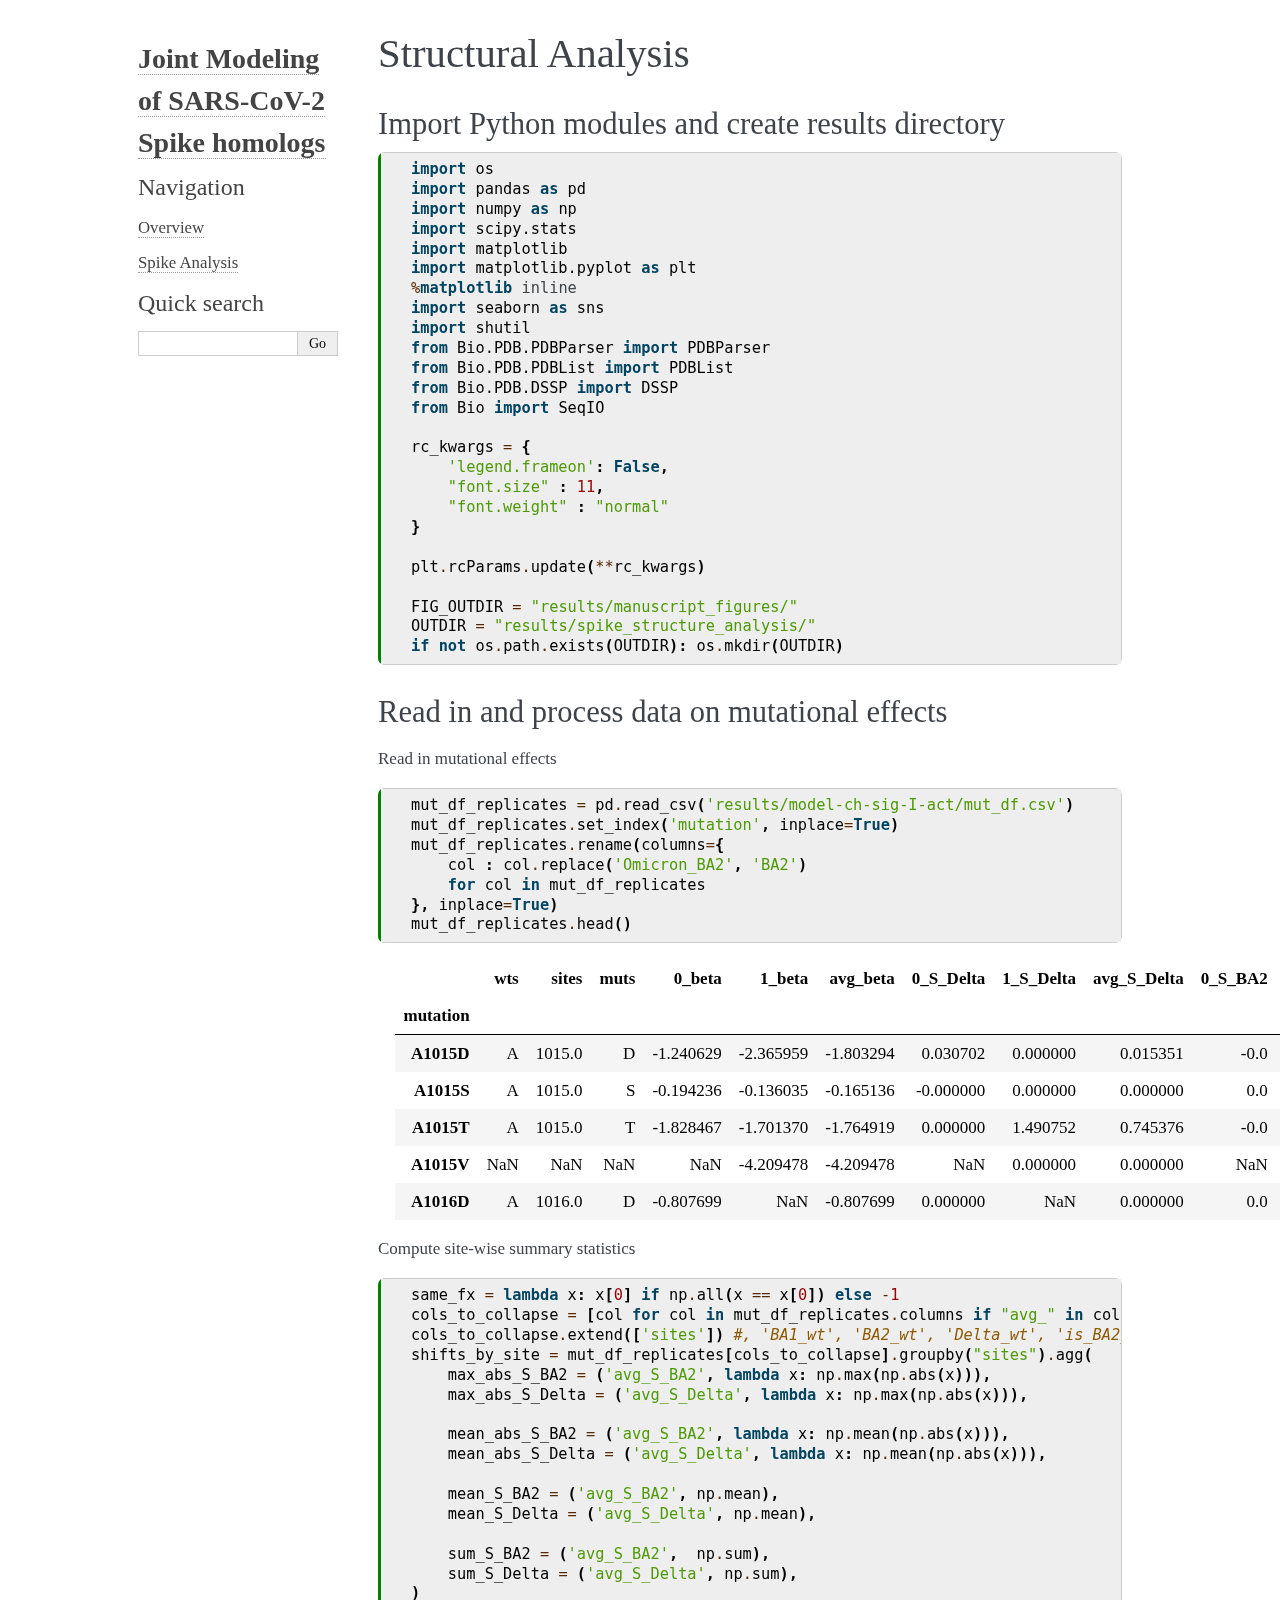
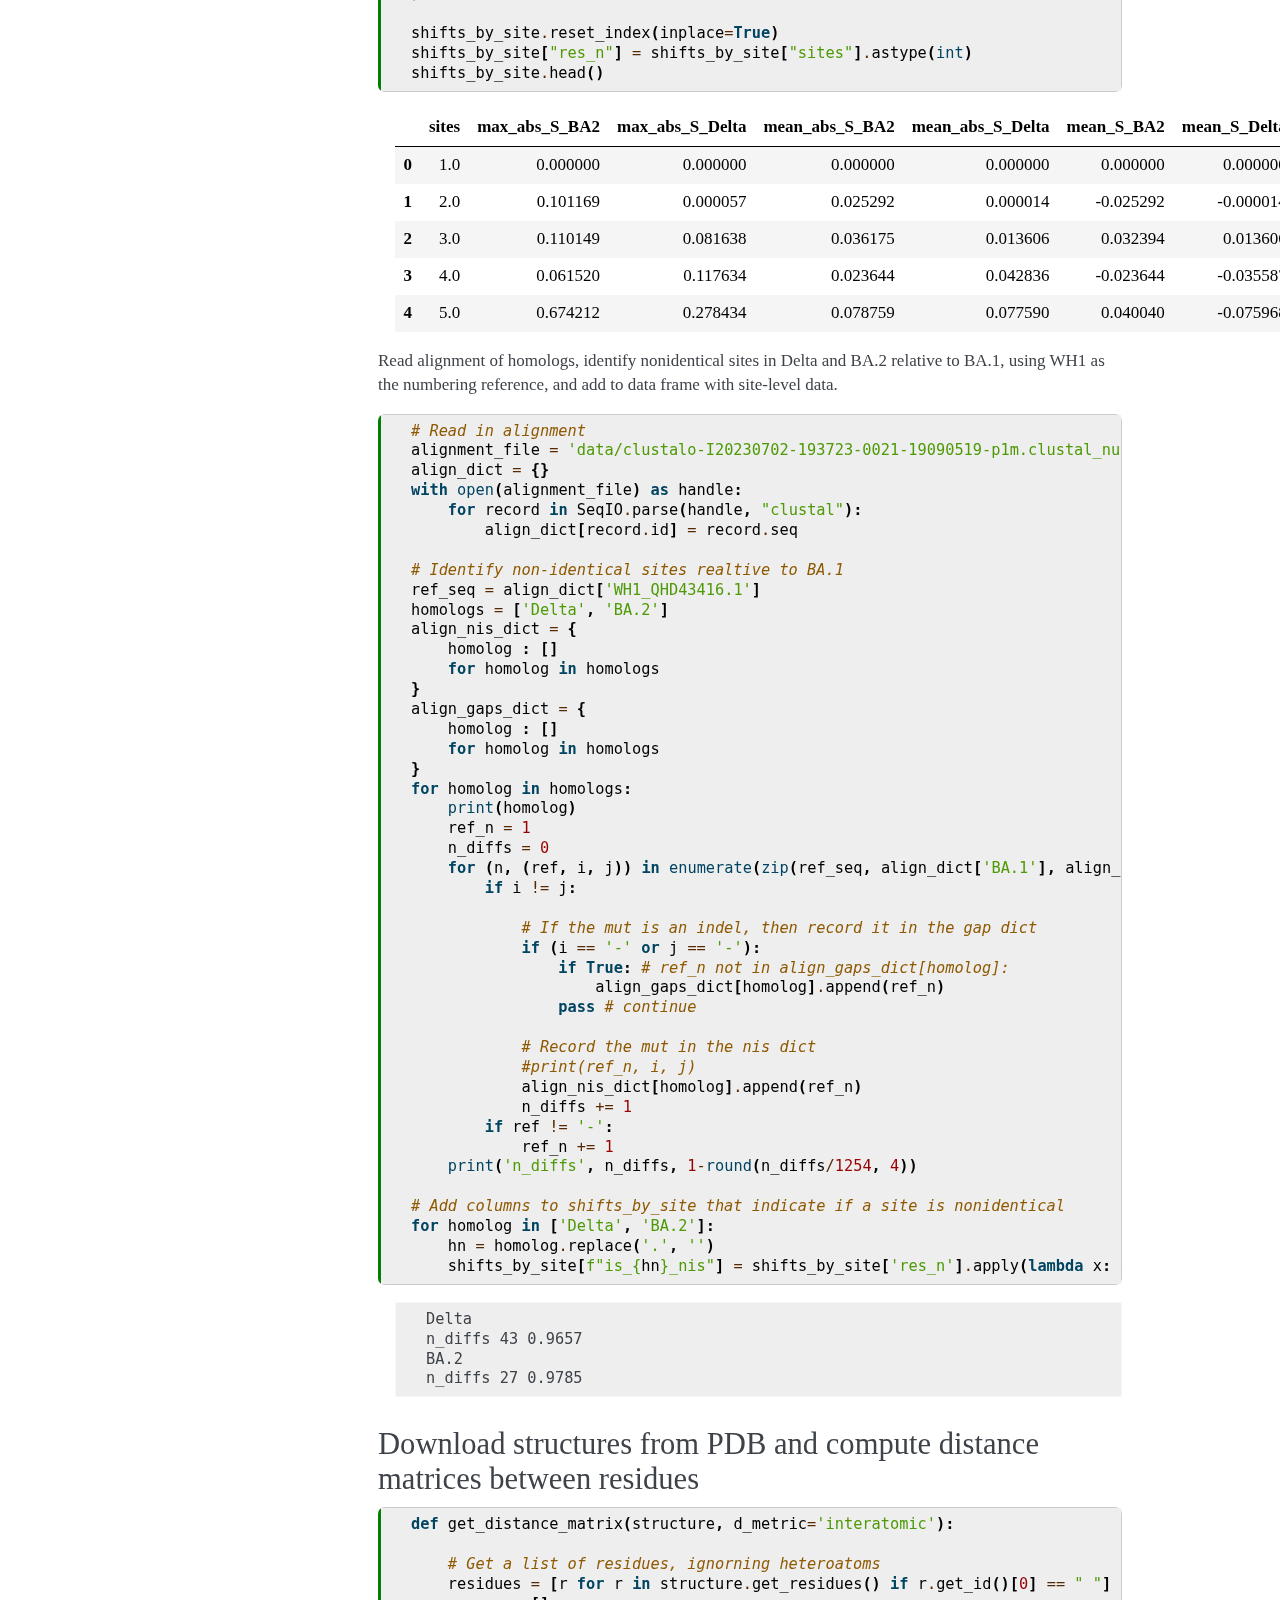
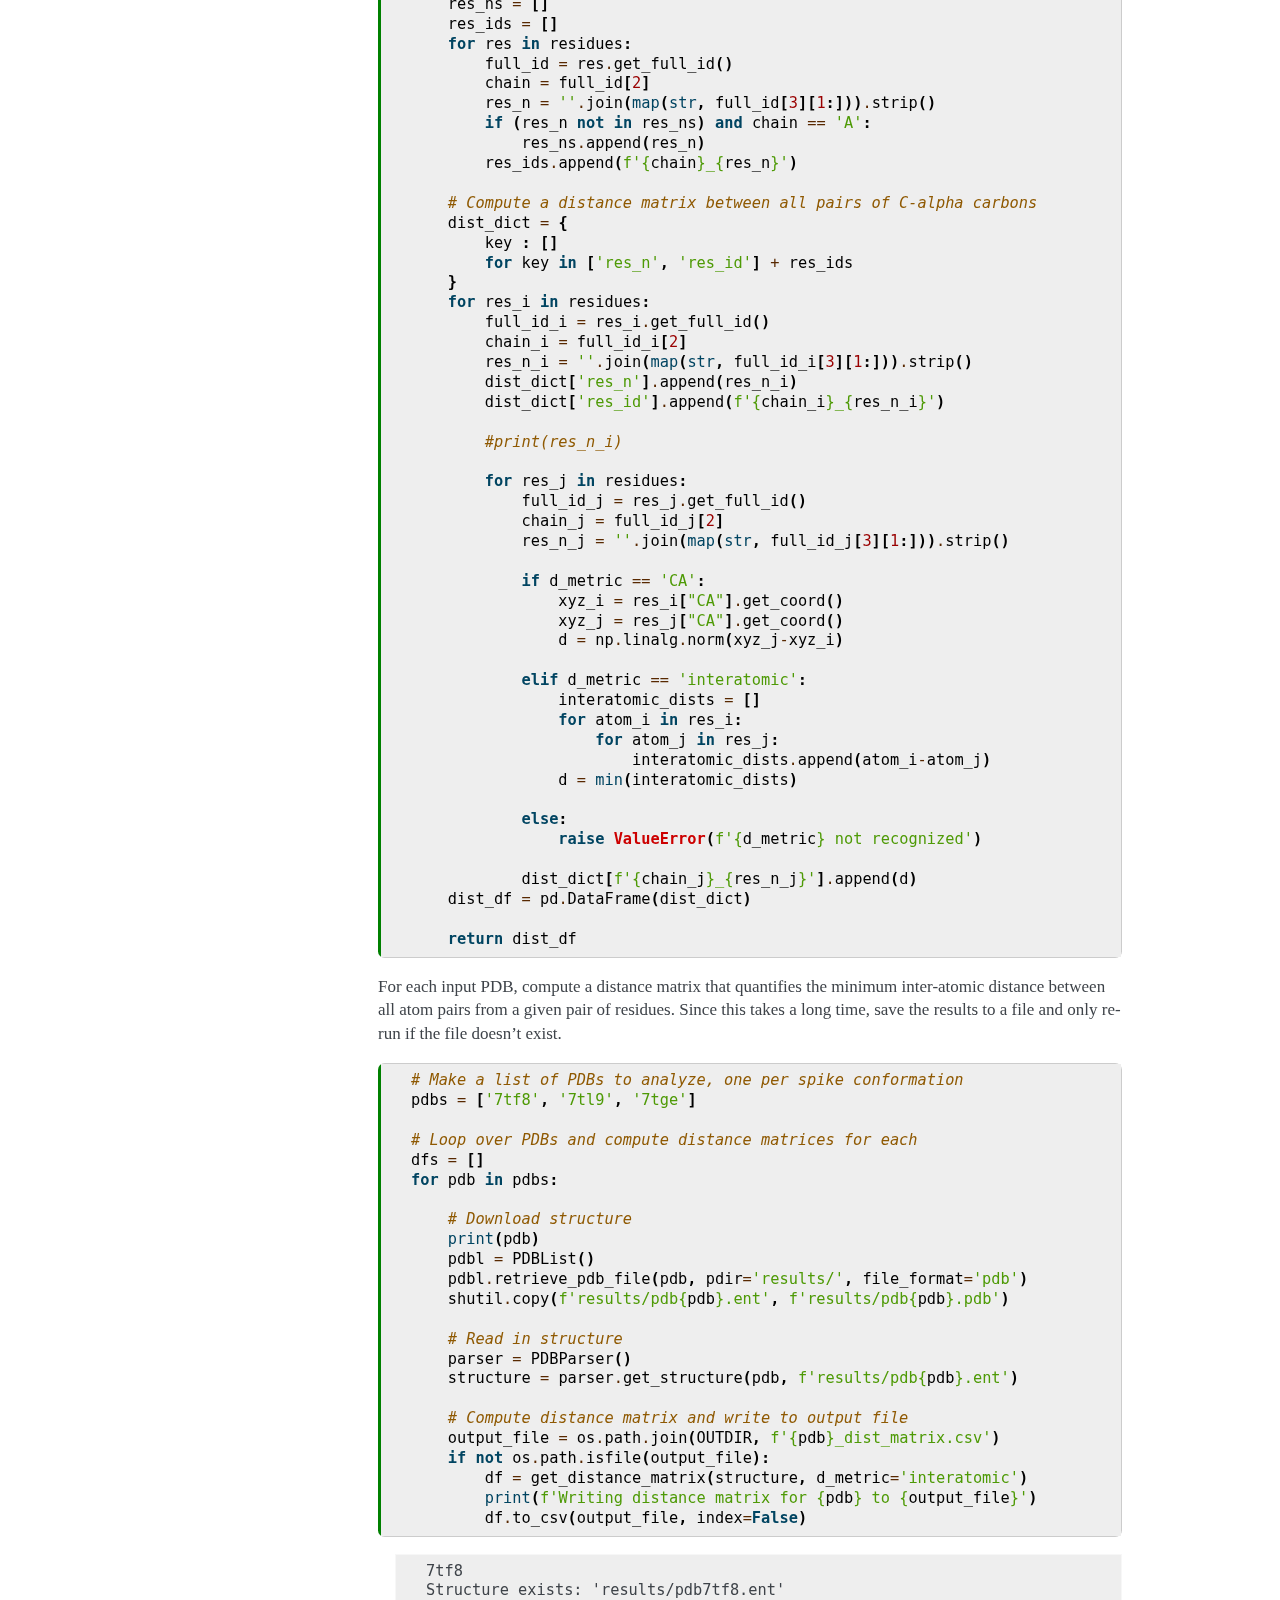
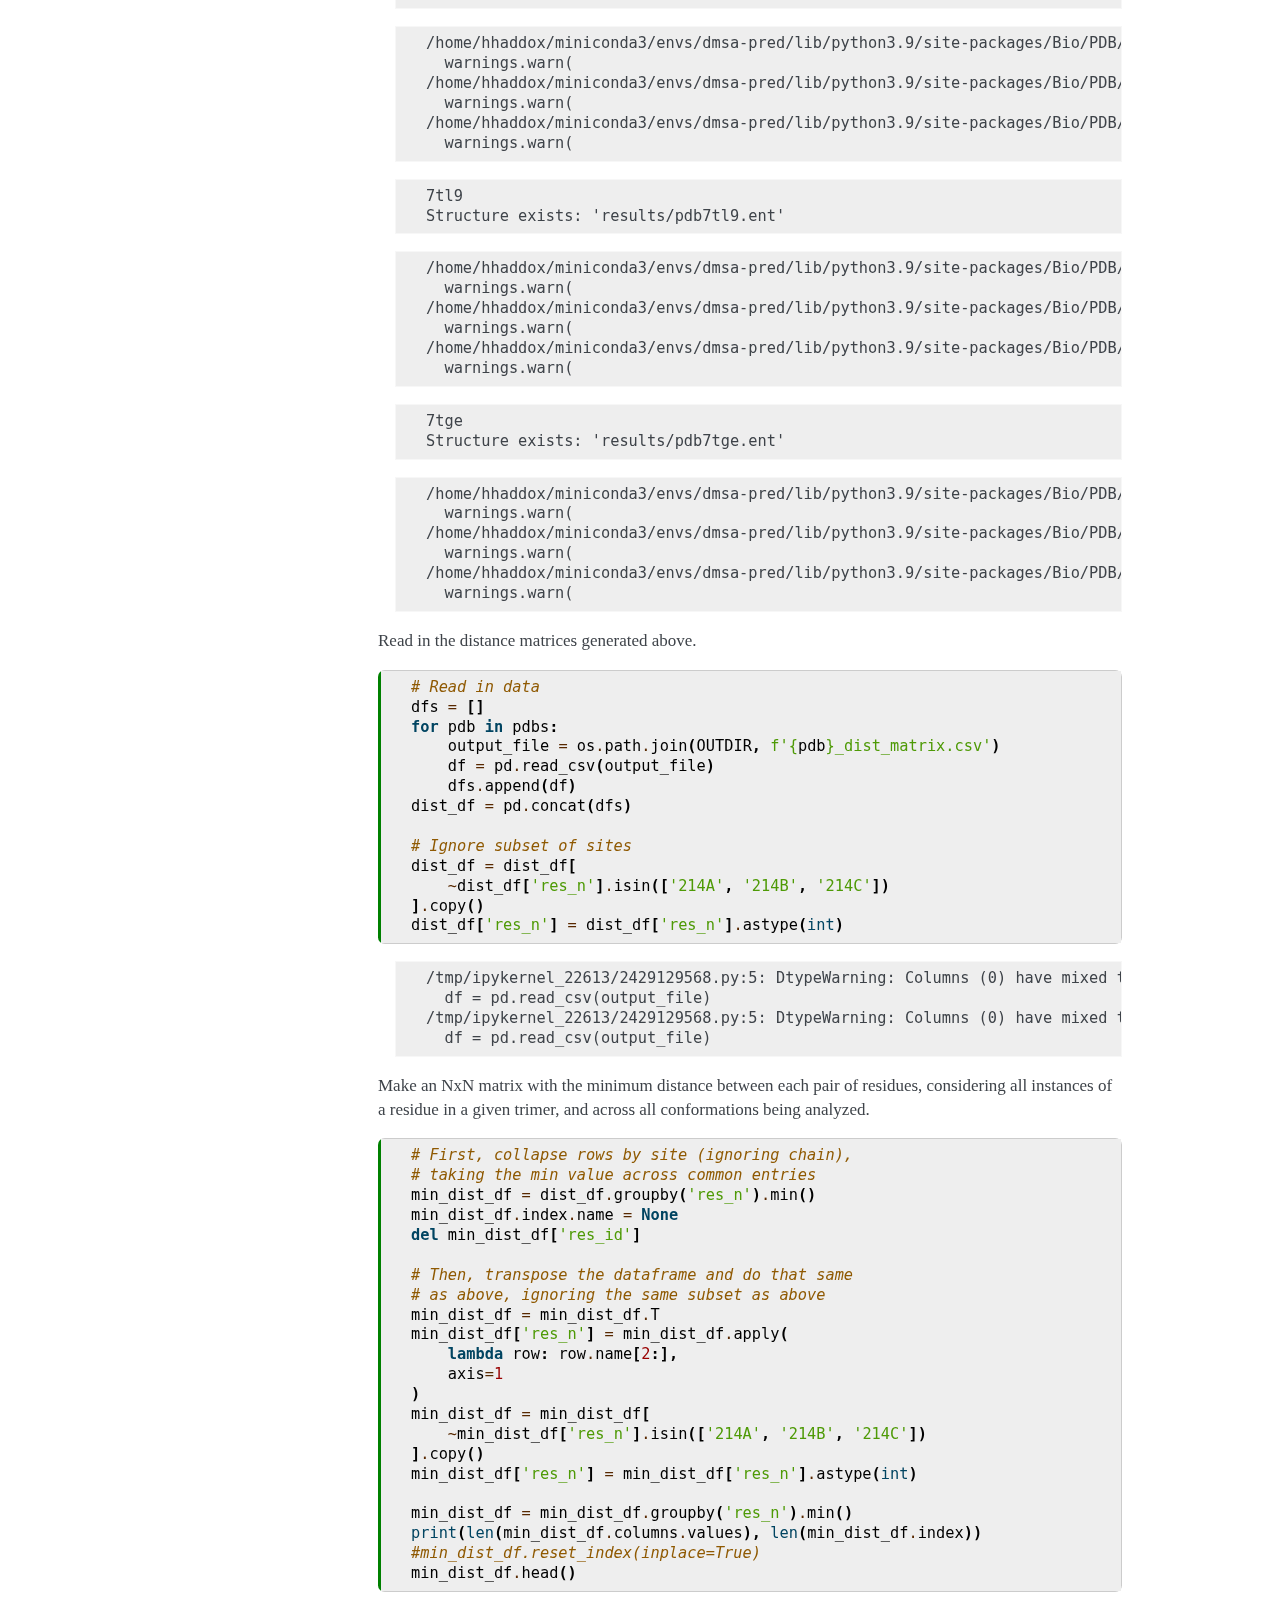
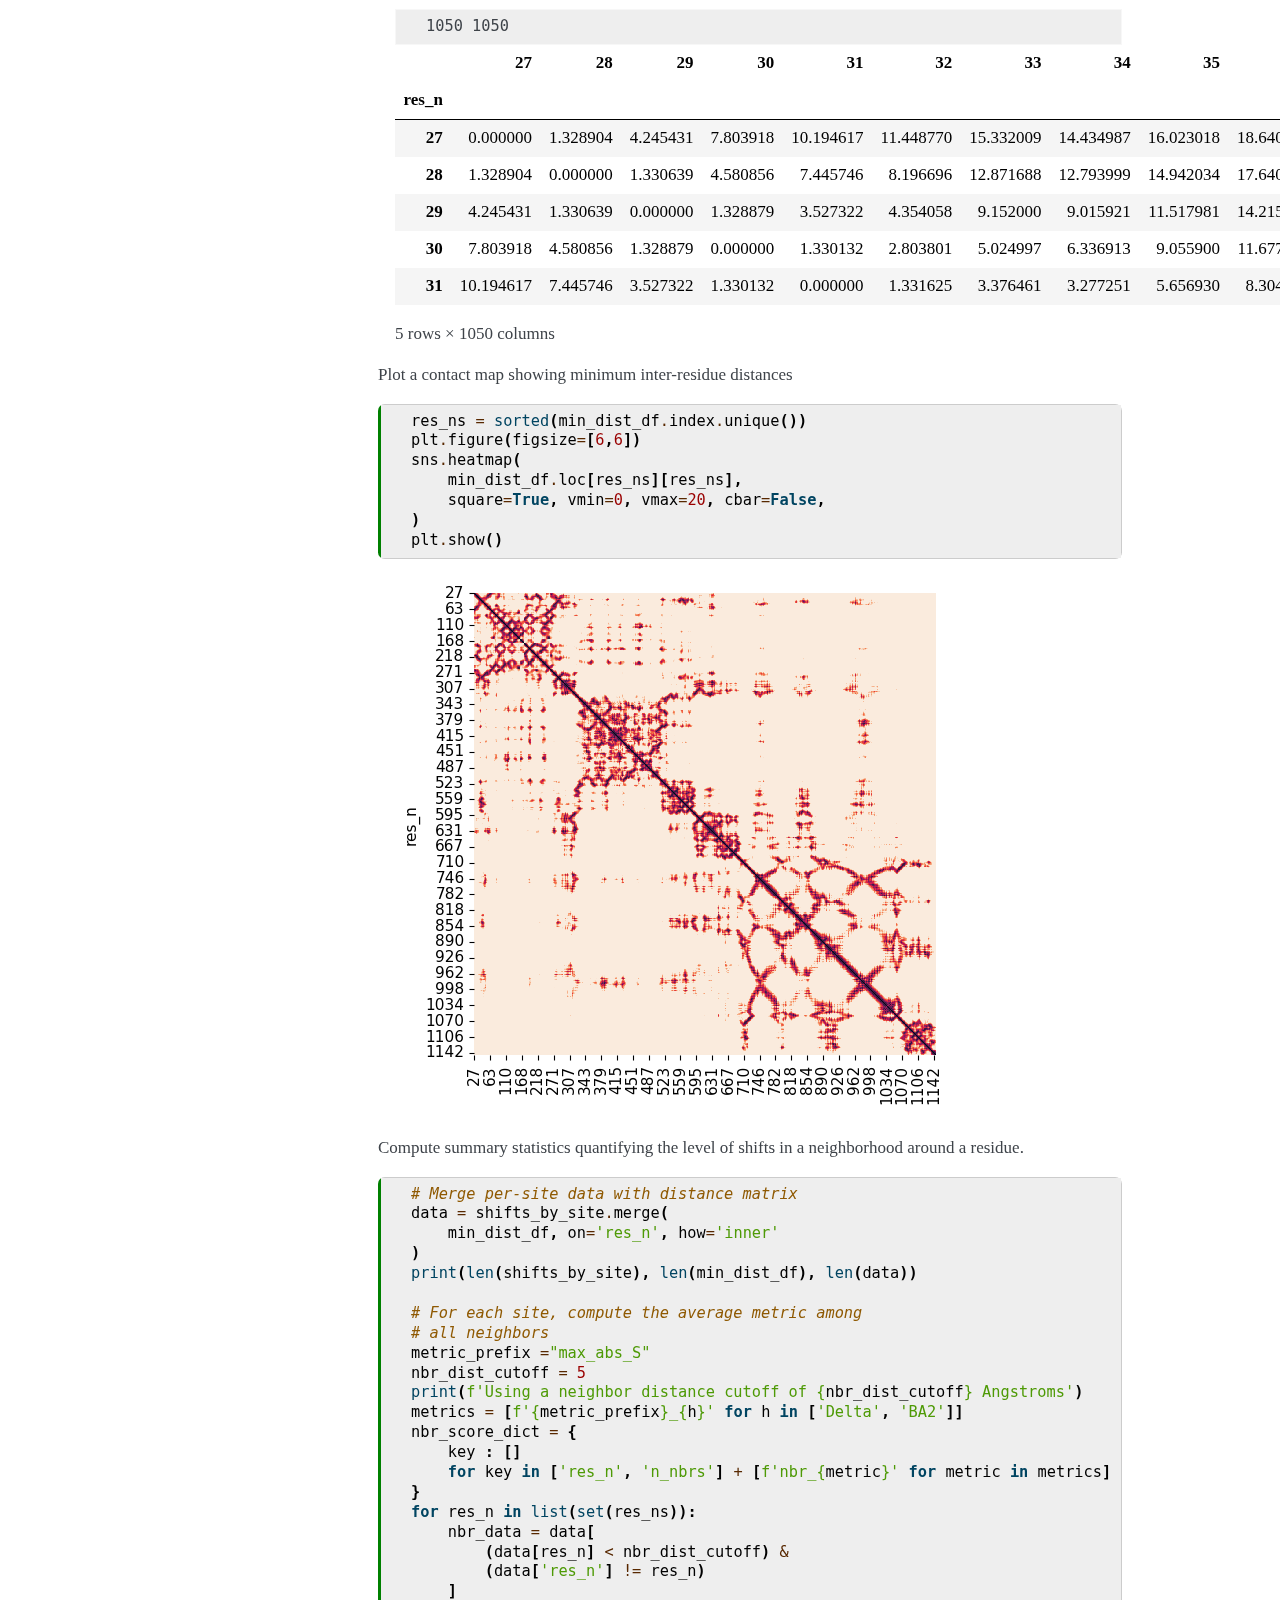
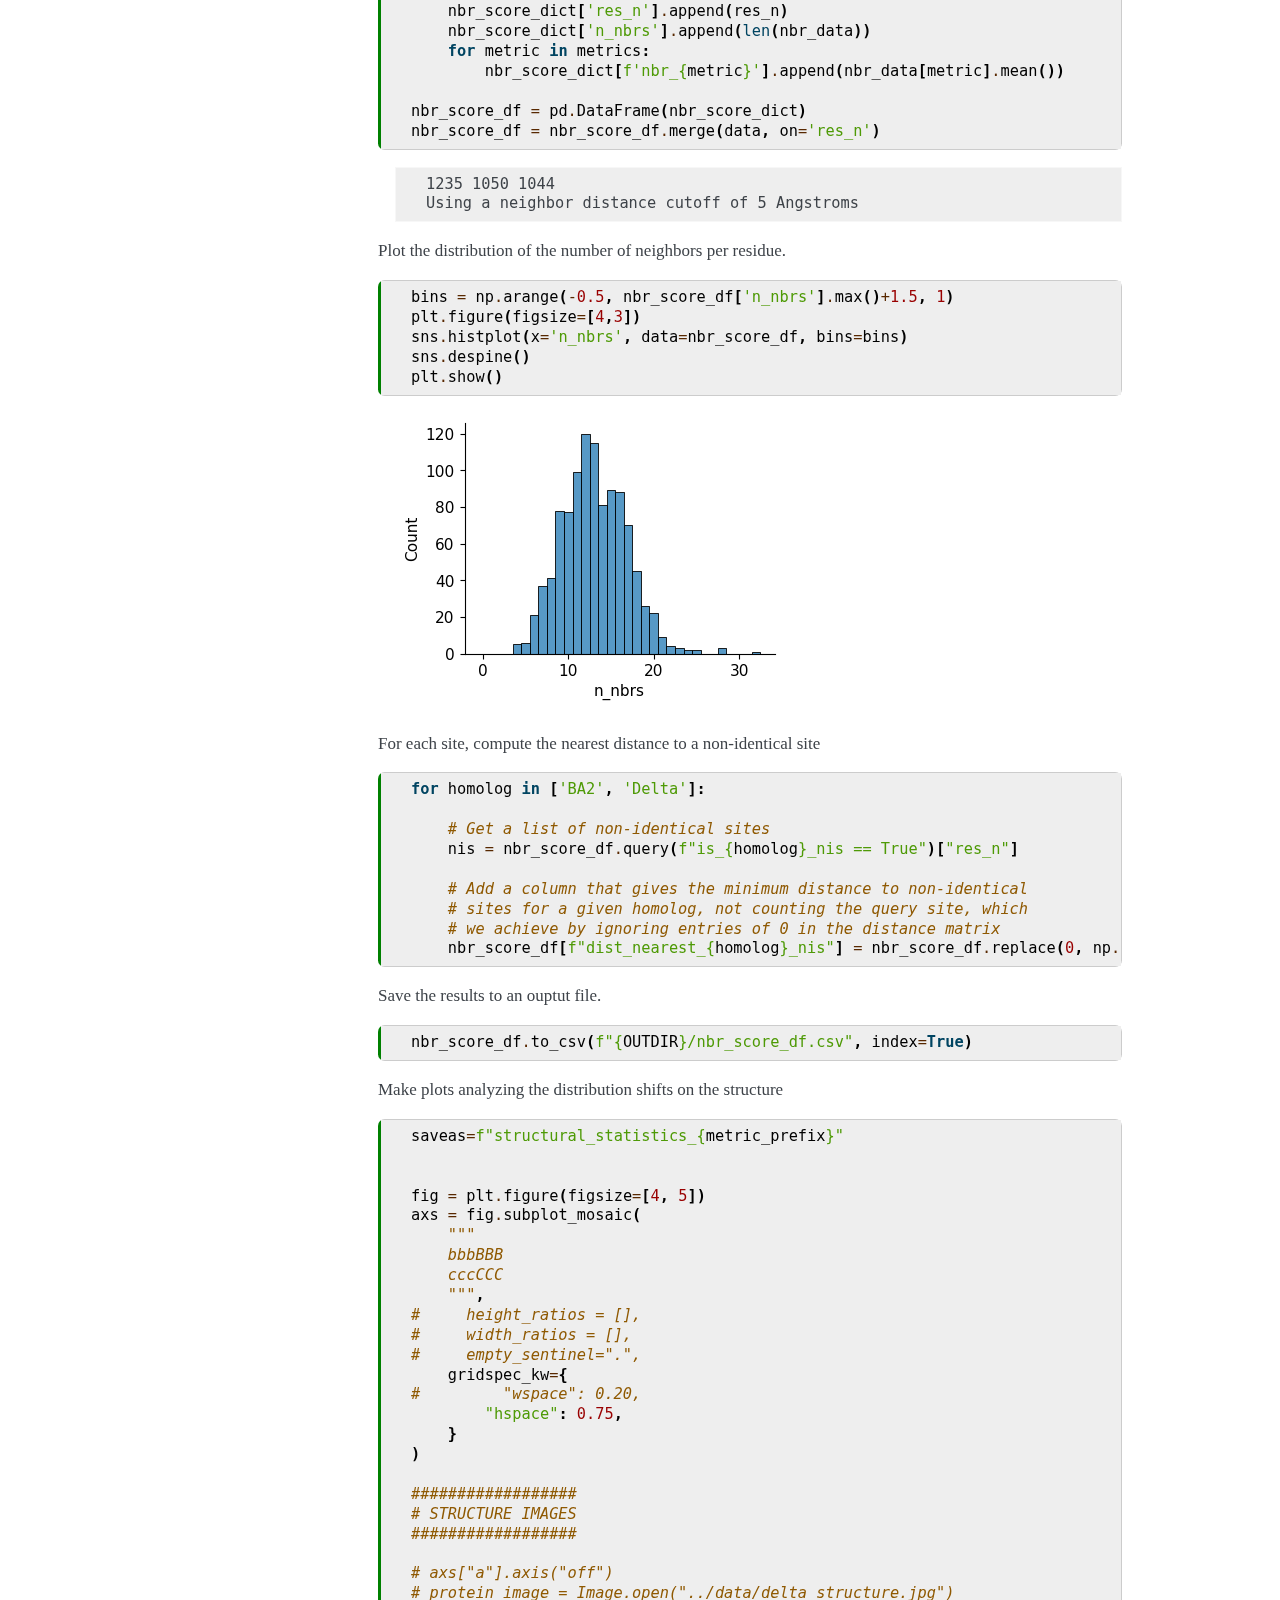
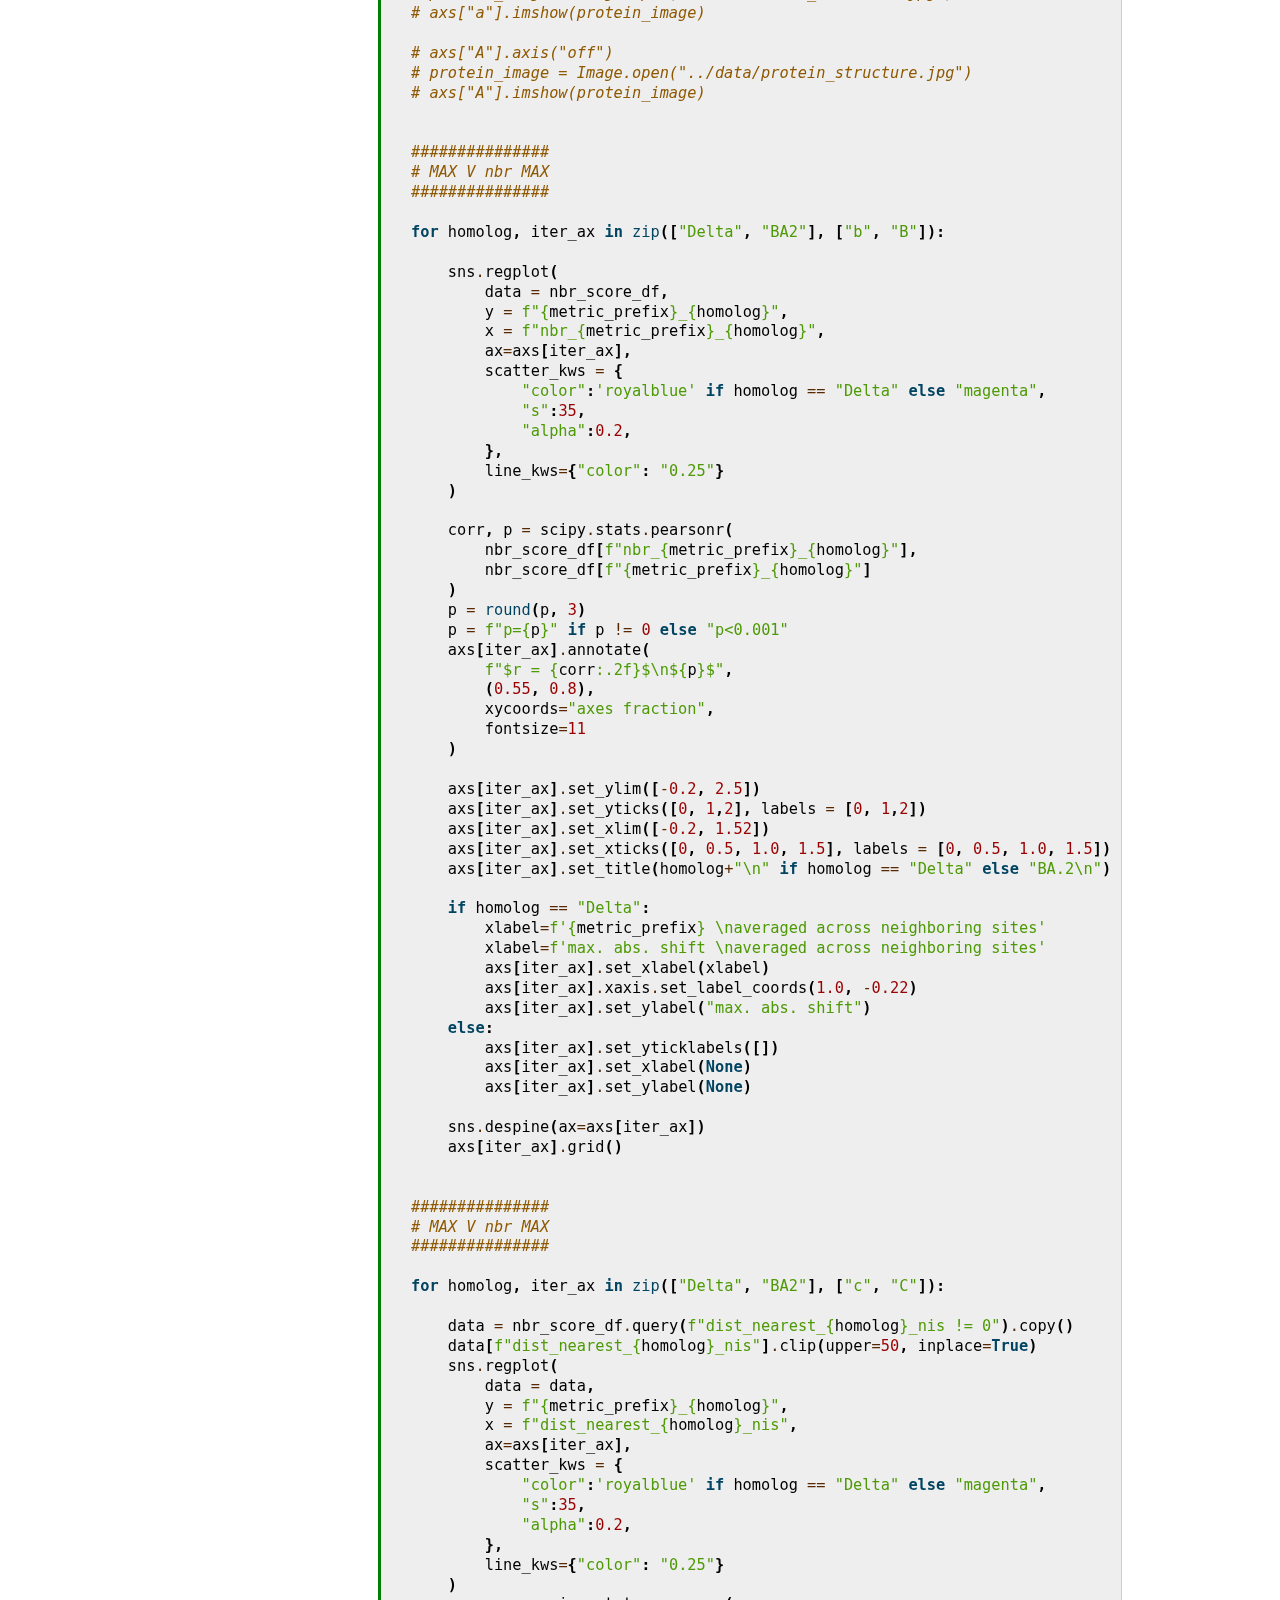
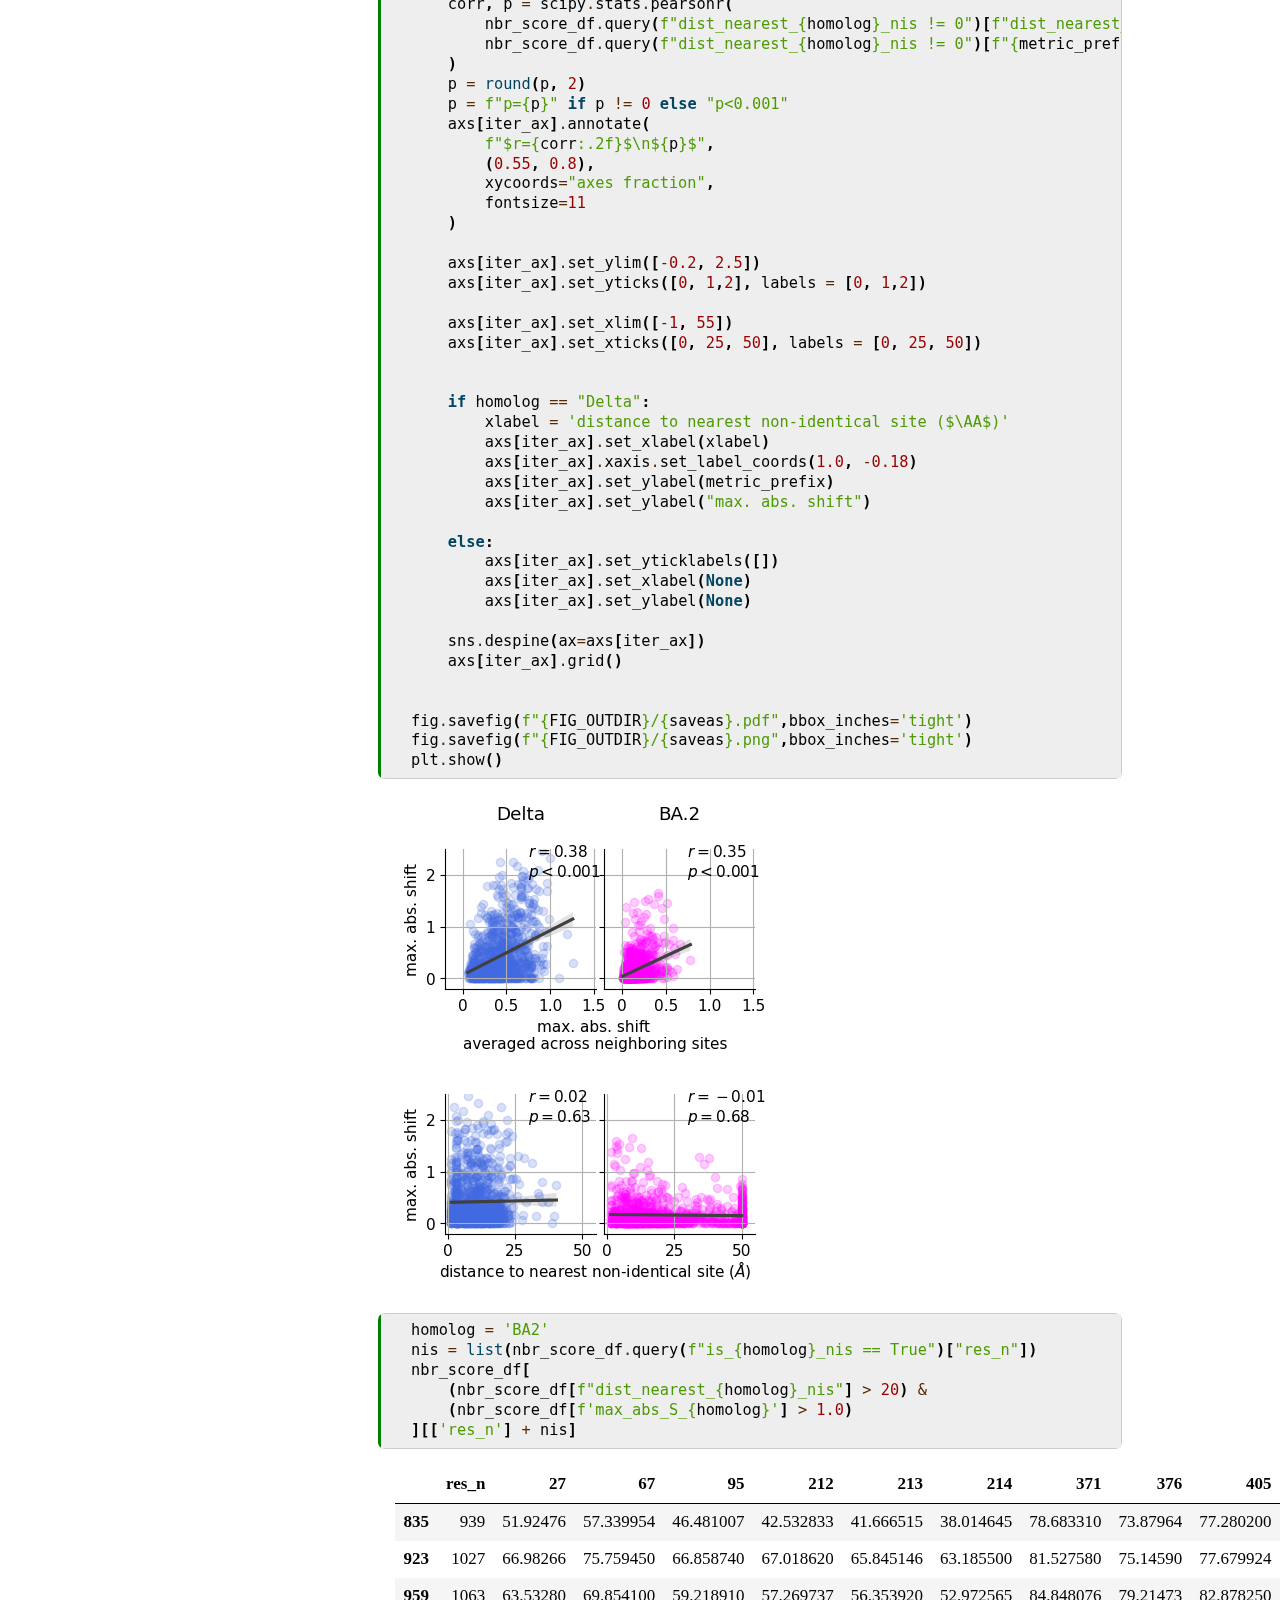
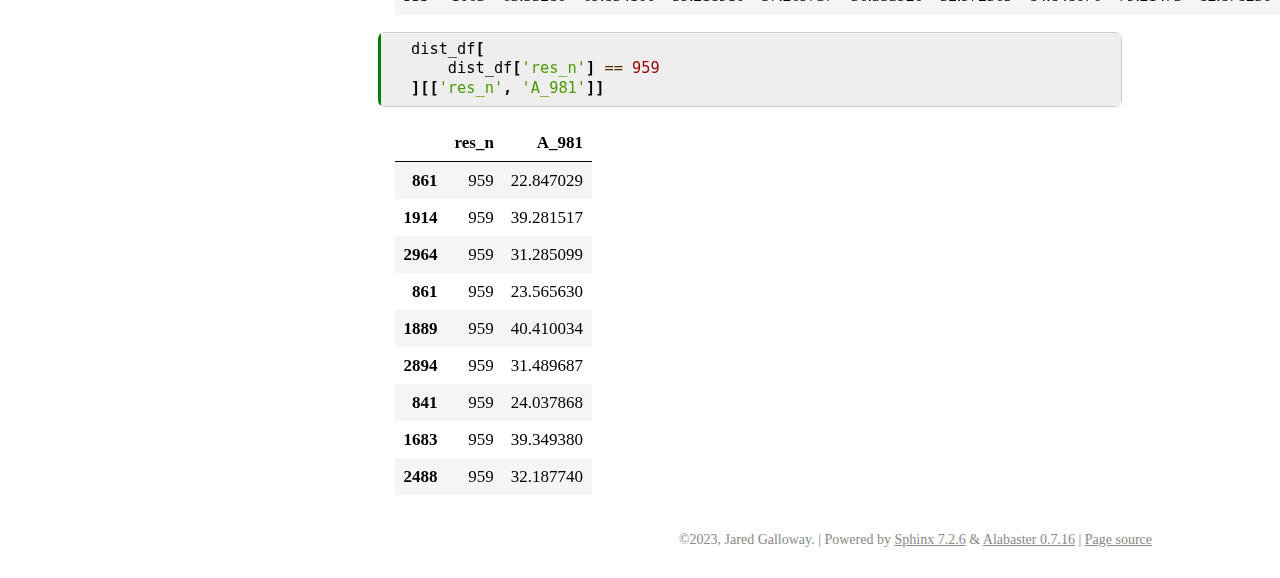
<file: spike-structure-analysis.html>
<!DOCTYPE html>

<html lang="en" data-content_root="./">
  <head>
    <meta charset="utf-8" />
    <meta name="viewport" content="width=device-width, initial-scale=1.0" /><meta name="viewport" content="width=device-width, initial-scale=1" />

    <title>Structural Analysis &#8212; Joint Modeling of SARS-CoV-2 Spike homologs 2023-07-21 documentation</title>
    <link rel="stylesheet" type="text/css" href="_static/pygments.css?v=d1102ebc" />
    <link rel="stylesheet" type="text/css" href="_static/alabaster.css?v=98334b14" />
    <link rel="stylesheet" type="text/css" href="_static/togglebutton.css?v=13237357" />
    <link rel="stylesheet" type="text/css" href="_static/mystnb.4510f1fc1dee50b3e5859aac5469c37c29e427902b24a333a5f9fcb2f0b3ac41.css" />
    <script src="_static/documentation_options.js?v=04cdc583"></script>
    <script src="_static/doctools.js?v=888ff710"></script>
    <script src="_static/sphinx_highlight.js?v=dc90522c"></script>
    <script>let toggleHintShow = 'Click to show';</script>
    <script>let toggleHintHide = 'Click to hide';</script>
    <script>let toggleOpenOnPrint = 'true';</script>
    <script src="_static/togglebutton.js?v=4a39c7ea"></script>
    <script>var togglebuttonSelector = '.toggle, .admonition.dropdown';</script>
    <script>var togglebuttonSelector = '.toggle, .admonition.dropdown';</script>
    <link rel="index" title="Index" href="genindex.html" />
    <link rel="search" title="Search" href="search.html" />
   
  <link rel="stylesheet" href="_static/custom.css" type="text/css" />
  

  
  

  </head><body>
  

    <div class="document">
      <div class="documentwrapper">
        <div class="bodywrapper">
          

          <div class="body" role="main">
            
  <section id="structural-analysis">
<h1>Structural Analysis<a class="headerlink" href="#structural-analysis" title="Link to this heading">¶</a></h1>
<section id="import-python-modules-and-create-results-directory">
<h2>Import Python modules and create results directory<a class="headerlink" href="#import-python-modules-and-create-results-directory" title="Link to this heading">¶</a></h2>
<div class="cell docutils container">
<div class="cell_input docutils container">
<div class="highlight-ipython3 notranslate"><div class="highlight"><pre><span></span><span class="kn">import</span> <span class="nn">os</span>
<span class="kn">import</span> <span class="nn">pandas</span> <span class="k">as</span> <span class="nn">pd</span>
<span class="kn">import</span> <span class="nn">numpy</span> <span class="k">as</span> <span class="nn">np</span>
<span class="kn">import</span> <span class="nn">scipy.stats</span>
<span class="kn">import</span> <span class="nn">matplotlib</span>
<span class="kn">import</span> <span class="nn">matplotlib.pyplot</span> <span class="k">as</span> <span class="nn">plt</span>
<span class="o">%</span><span class="k">matplotlib</span> inline
<span class="kn">import</span> <span class="nn">seaborn</span> <span class="k">as</span> <span class="nn">sns</span>
<span class="kn">import</span> <span class="nn">shutil</span>
<span class="kn">from</span> <span class="nn">Bio.PDB.PDBParser</span> <span class="kn">import</span> <span class="n">PDBParser</span>
<span class="kn">from</span> <span class="nn">Bio.PDB.PDBList</span> <span class="kn">import</span> <span class="n">PDBList</span>
<span class="kn">from</span> <span class="nn">Bio.PDB.DSSP</span> <span class="kn">import</span> <span class="n">DSSP</span>
<span class="kn">from</span> <span class="nn">Bio</span> <span class="kn">import</span> <span class="n">SeqIO</span>

<span class="n">rc_kwargs</span> <span class="o">=</span> <span class="p">{</span>
    <span class="s1">&#39;legend.frameon&#39;</span><span class="p">:</span> <span class="kc">False</span><span class="p">,</span>
    <span class="s2">&quot;font.size&quot;</span> <span class="p">:</span> <span class="mi">11</span><span class="p">,</span>
    <span class="s2">&quot;font.weight&quot;</span> <span class="p">:</span> <span class="s2">&quot;normal&quot;</span>
<span class="p">}</span>

<span class="n">plt</span><span class="o">.</span><span class="n">rcParams</span><span class="o">.</span><span class="n">update</span><span class="p">(</span><span class="o">**</span><span class="n">rc_kwargs</span><span class="p">)</span>

<span class="n">FIG_OUTDIR</span> <span class="o">=</span> <span class="s2">&quot;results/manuscript_figures/&quot;</span>
<span class="n">OUTDIR</span> <span class="o">=</span> <span class="s2">&quot;results/spike_structure_analysis/&quot;</span>
<span class="k">if</span> <span class="ow">not</span> <span class="n">os</span><span class="o">.</span><span class="n">path</span><span class="o">.</span><span class="n">exists</span><span class="p">(</span><span class="n">OUTDIR</span><span class="p">):</span> <span class="n">os</span><span class="o">.</span><span class="n">mkdir</span><span class="p">(</span><span class="n">OUTDIR</span><span class="p">)</span>
</pre></div>
</div>
</div>
</div>
</section>
<section id="read-in-and-process-data-on-mutational-effects">
<h2>Read in and process data on mutational effects<a class="headerlink" href="#read-in-and-process-data-on-mutational-effects" title="Link to this heading">¶</a></h2>
<p>Read in mutational effects</p>
<div class="cell docutils container">
<div class="cell_input docutils container">
<div class="highlight-ipython3 notranslate"><div class="highlight"><pre><span></span><span class="n">mut_df_replicates</span> <span class="o">=</span> <span class="n">pd</span><span class="o">.</span><span class="n">read_csv</span><span class="p">(</span><span class="s1">&#39;results/model-ch-sig-I-act/mut_df.csv&#39;</span><span class="p">)</span>
<span class="n">mut_df_replicates</span><span class="o">.</span><span class="n">set_index</span><span class="p">(</span><span class="s1">&#39;mutation&#39;</span><span class="p">,</span> <span class="n">inplace</span><span class="o">=</span><span class="kc">True</span><span class="p">)</span>
<span class="n">mut_df_replicates</span><span class="o">.</span><span class="n">rename</span><span class="p">(</span><span class="n">columns</span><span class="o">=</span><span class="p">{</span>
    <span class="n">col</span> <span class="p">:</span> <span class="n">col</span><span class="o">.</span><span class="n">replace</span><span class="p">(</span><span class="s1">&#39;Omicron_BA2&#39;</span><span class="p">,</span> <span class="s1">&#39;BA2&#39;</span><span class="p">)</span>
    <span class="k">for</span> <span class="n">col</span> <span class="ow">in</span> <span class="n">mut_df_replicates</span>
<span class="p">},</span> <span class="n">inplace</span><span class="o">=</span><span class="kc">True</span><span class="p">)</span>
<span class="n">mut_df_replicates</span><span class="o">.</span><span class="n">head</span><span class="p">()</span>
</pre></div>
</div>
</div>
<div class="cell_output docutils container">
<div class="output text_html"><div>
<style scoped>
    .dataframe tbody tr th:only-of-type {
        vertical-align: middle;
    }

    .dataframe tbody tr th {
        vertical-align: top;
    }

    .dataframe thead th {
        text-align: right;
    }
</style>
<table border="1" class="dataframe">
  <thead>
    <tr style="text-align: right;">
      <th></th>
      <th>wts</th>
      <th>sites</th>
      <th>muts</th>
      <th>0_beta</th>
      <th>1_beta</th>
      <th>avg_beta</th>
      <th>0_S_Delta</th>
      <th>1_S_Delta</th>
      <th>avg_S_Delta</th>
      <th>0_S_BA2</th>
      <th>1_S_BA2</th>
      <th>avg_S_BA2</th>
    </tr>
    <tr>
      <th>mutation</th>
      <th></th>
      <th></th>
      <th></th>
      <th></th>
      <th></th>
      <th></th>
      <th></th>
      <th></th>
      <th></th>
      <th></th>
      <th></th>
      <th></th>
    </tr>
  </thead>
  <tbody>
    <tr>
      <th>A1015D</th>
      <td>A</td>
      <td>1015.0</td>
      <td>D</td>
      <td>-1.240629</td>
      <td>-2.365959</td>
      <td>-1.803294</td>
      <td>0.030702</td>
      <td>0.000000</td>
      <td>0.015351</td>
      <td>-0.0</td>
      <td>-0.000000</td>
      <td>0.000000</td>
    </tr>
    <tr>
      <th>A1015S</th>
      <td>A</td>
      <td>1015.0</td>
      <td>S</td>
      <td>-0.194236</td>
      <td>-0.136035</td>
      <td>-0.165136</td>
      <td>-0.000000</td>
      <td>0.000000</td>
      <td>0.000000</td>
      <td>0.0</td>
      <td>-0.000037</td>
      <td>-0.000018</td>
    </tr>
    <tr>
      <th>A1015T</th>
      <td>A</td>
      <td>1015.0</td>
      <td>T</td>
      <td>-1.828467</td>
      <td>-1.701370</td>
      <td>-1.764919</td>
      <td>0.000000</td>
      <td>1.490752</td>
      <td>0.745376</td>
      <td>-0.0</td>
      <td>-0.000000</td>
      <td>0.000000</td>
    </tr>
    <tr>
      <th>A1015V</th>
      <td>NaN</td>
      <td>NaN</td>
      <td>NaN</td>
      <td>NaN</td>
      <td>-4.209478</td>
      <td>-4.209478</td>
      <td>NaN</td>
      <td>0.000000</td>
      <td>0.000000</td>
      <td>NaN</td>
      <td>-0.000000</td>
      <td>0.000000</td>
    </tr>
    <tr>
      <th>A1016D</th>
      <td>A</td>
      <td>1016.0</td>
      <td>D</td>
      <td>-0.807699</td>
      <td>NaN</td>
      <td>-0.807699</td>
      <td>0.000000</td>
      <td>NaN</td>
      <td>0.000000</td>
      <td>0.0</td>
      <td>NaN</td>
      <td>0.000000</td>
    </tr>
  </tbody>
</table>
</div></div></div>
</div>
<p>Compute site-wise summary statistics</p>
<div class="cell docutils container">
<div class="cell_input docutils container">
<div class="highlight-ipython3 notranslate"><div class="highlight"><pre><span></span><span class="n">same_fx</span> <span class="o">=</span> <span class="k">lambda</span> <span class="n">x</span><span class="p">:</span> <span class="n">x</span><span class="p">[</span><span class="mi">0</span><span class="p">]</span> <span class="k">if</span> <span class="n">np</span><span class="o">.</span><span class="n">all</span><span class="p">(</span><span class="n">x</span> <span class="o">==</span> <span class="n">x</span><span class="p">[</span><span class="mi">0</span><span class="p">])</span> <span class="k">else</span> <span class="o">-</span><span class="mi">1</span>
<span class="n">cols_to_collapse</span> <span class="o">=</span> <span class="p">[</span><span class="n">col</span> <span class="k">for</span> <span class="n">col</span> <span class="ow">in</span> <span class="n">mut_df_replicates</span><span class="o">.</span><span class="n">columns</span> <span class="k">if</span> <span class="s2">&quot;avg_&quot;</span> <span class="ow">in</span> <span class="n">col</span><span class="p">]</span>
<span class="n">cols_to_collapse</span><span class="o">.</span><span class="n">extend</span><span class="p">([</span><span class="s1">&#39;sites&#39;</span><span class="p">])</span> <span class="c1">#, &#39;BA1_wt&#39;, &#39;BA2_wt&#39;, &#39;Delta_wt&#39;, &#39;is_BA2_wt&#39;, &#39;is_Delta_wt&#39;])</span>
<span class="n">shifts_by_site</span> <span class="o">=</span> <span class="n">mut_df_replicates</span><span class="p">[</span><span class="n">cols_to_collapse</span><span class="p">]</span><span class="o">.</span><span class="n">groupby</span><span class="p">(</span><span class="s2">&quot;sites&quot;</span><span class="p">)</span><span class="o">.</span><span class="n">agg</span><span class="p">(</span>
    <span class="n">max_abs_S_BA2</span> <span class="o">=</span> <span class="p">(</span><span class="s1">&#39;avg_S_BA2&#39;</span><span class="p">,</span> <span class="k">lambda</span> <span class="n">x</span><span class="p">:</span> <span class="n">np</span><span class="o">.</span><span class="n">max</span><span class="p">(</span><span class="n">np</span><span class="o">.</span><span class="n">abs</span><span class="p">(</span><span class="n">x</span><span class="p">))),</span>
    <span class="n">max_abs_S_Delta</span> <span class="o">=</span> <span class="p">(</span><span class="s1">&#39;avg_S_Delta&#39;</span><span class="p">,</span> <span class="k">lambda</span> <span class="n">x</span><span class="p">:</span> <span class="n">np</span><span class="o">.</span><span class="n">max</span><span class="p">(</span><span class="n">np</span><span class="o">.</span><span class="n">abs</span><span class="p">(</span><span class="n">x</span><span class="p">))),</span>
    
    <span class="n">mean_abs_S_BA2</span> <span class="o">=</span> <span class="p">(</span><span class="s1">&#39;avg_S_BA2&#39;</span><span class="p">,</span> <span class="k">lambda</span> <span class="n">x</span><span class="p">:</span> <span class="n">np</span><span class="o">.</span><span class="n">mean</span><span class="p">(</span><span class="n">np</span><span class="o">.</span><span class="n">abs</span><span class="p">(</span><span class="n">x</span><span class="p">))),</span>
    <span class="n">mean_abs_S_Delta</span> <span class="o">=</span> <span class="p">(</span><span class="s1">&#39;avg_S_Delta&#39;</span><span class="p">,</span> <span class="k">lambda</span> <span class="n">x</span><span class="p">:</span> <span class="n">np</span><span class="o">.</span><span class="n">mean</span><span class="p">(</span><span class="n">np</span><span class="o">.</span><span class="n">abs</span><span class="p">(</span><span class="n">x</span><span class="p">))),</span>
    
    <span class="n">mean_S_BA2</span> <span class="o">=</span> <span class="p">(</span><span class="s1">&#39;avg_S_BA2&#39;</span><span class="p">,</span> <span class="n">np</span><span class="o">.</span><span class="n">mean</span><span class="p">),</span>
    <span class="n">mean_S_Delta</span> <span class="o">=</span> <span class="p">(</span><span class="s1">&#39;avg_S_Delta&#39;</span><span class="p">,</span> <span class="n">np</span><span class="o">.</span><span class="n">mean</span><span class="p">),</span>
    
    <span class="n">sum_S_BA2</span> <span class="o">=</span> <span class="p">(</span><span class="s1">&#39;avg_S_BA2&#39;</span><span class="p">,</span>  <span class="n">np</span><span class="o">.</span><span class="n">sum</span><span class="p">),</span>
    <span class="n">sum_S_Delta</span> <span class="o">=</span> <span class="p">(</span><span class="s1">&#39;avg_S_Delta&#39;</span><span class="p">,</span> <span class="n">np</span><span class="o">.</span><span class="n">sum</span><span class="p">),</span>
<span class="p">)</span>

<span class="n">shifts_by_site</span><span class="o">.</span><span class="n">reset_index</span><span class="p">(</span><span class="n">inplace</span><span class="o">=</span><span class="kc">True</span><span class="p">)</span>
<span class="n">shifts_by_site</span><span class="p">[</span><span class="s2">&quot;res_n&quot;</span><span class="p">]</span> <span class="o">=</span> <span class="n">shifts_by_site</span><span class="p">[</span><span class="s2">&quot;sites&quot;</span><span class="p">]</span><span class="o">.</span><span class="n">astype</span><span class="p">(</span><span class="nb">int</span><span class="p">)</span>
<span class="n">shifts_by_site</span><span class="o">.</span><span class="n">head</span><span class="p">()</span>
</pre></div>
</div>
</div>
<div class="cell_output docutils container">
<div class="output text_html"><div>
<style scoped>
    .dataframe tbody tr th:only-of-type {
        vertical-align: middle;
    }

    .dataframe tbody tr th {
        vertical-align: top;
    }

    .dataframe thead th {
        text-align: right;
    }
</style>
<table border="1" class="dataframe">
  <thead>
    <tr style="text-align: right;">
      <th></th>
      <th>sites</th>
      <th>max_abs_S_BA2</th>
      <th>max_abs_S_Delta</th>
      <th>mean_abs_S_BA2</th>
      <th>mean_abs_S_Delta</th>
      <th>mean_S_BA2</th>
      <th>mean_S_Delta</th>
      <th>sum_S_BA2</th>
      <th>sum_S_Delta</th>
      <th>res_n</th>
    </tr>
  </thead>
  <tbody>
    <tr>
      <th>0</th>
      <td>1.0</td>
      <td>0.000000</td>
      <td>0.000000</td>
      <td>0.000000</td>
      <td>0.000000</td>
      <td>0.000000</td>
      <td>0.000000</td>
      <td>0.000000</td>
      <td>0.000000</td>
      <td>1</td>
    </tr>
    <tr>
      <th>1</th>
      <td>2.0</td>
      <td>0.101169</td>
      <td>0.000057</td>
      <td>0.025292</td>
      <td>0.000014</td>
      <td>-0.025292</td>
      <td>-0.000014</td>
      <td>-0.101169</td>
      <td>-0.000057</td>
      <td>2</td>
    </tr>
    <tr>
      <th>2</th>
      <td>3.0</td>
      <td>0.110149</td>
      <td>0.081638</td>
      <td>0.036175</td>
      <td>0.013606</td>
      <td>0.032394</td>
      <td>0.013606</td>
      <td>0.194364</td>
      <td>0.081638</td>
      <td>3</td>
    </tr>
    <tr>
      <th>3</th>
      <td>4.0</td>
      <td>0.061520</td>
      <td>0.117634</td>
      <td>0.023644</td>
      <td>0.042836</td>
      <td>-0.023644</td>
      <td>-0.035587</td>
      <td>-0.070931</td>
      <td>-0.106760</td>
      <td>4</td>
    </tr>
    <tr>
      <th>4</th>
      <td>5.0</td>
      <td>0.674212</td>
      <td>0.278434</td>
      <td>0.078759</td>
      <td>0.077590</td>
      <td>0.040040</td>
      <td>-0.075968</td>
      <td>0.720711</td>
      <td>-1.367432</td>
      <td>5</td>
    </tr>
  </tbody>
</table>
</div></div></div>
</div>
<p>Read alignment of homologs, identify nonidentical sites in Delta and BA.2 relative to BA.1, using WH1 as the numbering reference, and add to data frame with site-level data.</p>
<div class="cell docutils container">
<div class="cell_input docutils container">
<div class="highlight-ipython3 notranslate"><div class="highlight"><pre><span></span><span class="c1"># Read in alignment</span>
<span class="n">alignment_file</span> <span class="o">=</span> <span class="s1">&#39;data/clustalo-I20230702-193723-0021-19090519-p1m.clustal_num&#39;</span>
<span class="n">align_dict</span> <span class="o">=</span> <span class="p">{}</span>
<span class="k">with</span> <span class="nb">open</span><span class="p">(</span><span class="n">alignment_file</span><span class="p">)</span> <span class="k">as</span> <span class="n">handle</span><span class="p">:</span>
    <span class="k">for</span> <span class="n">record</span> <span class="ow">in</span> <span class="n">SeqIO</span><span class="o">.</span><span class="n">parse</span><span class="p">(</span><span class="n">handle</span><span class="p">,</span> <span class="s2">&quot;clustal&quot;</span><span class="p">):</span>
        <span class="n">align_dict</span><span class="p">[</span><span class="n">record</span><span class="o">.</span><span class="n">id</span><span class="p">]</span> <span class="o">=</span> <span class="n">record</span><span class="o">.</span><span class="n">seq</span>
        
<span class="c1"># Identify non-identical sites realtive to BA.1</span>
<span class="n">ref_seq</span> <span class="o">=</span> <span class="n">align_dict</span><span class="p">[</span><span class="s1">&#39;WH1_QHD43416.1&#39;</span><span class="p">]</span>
<span class="n">homologs</span> <span class="o">=</span> <span class="p">[</span><span class="s1">&#39;Delta&#39;</span><span class="p">,</span> <span class="s1">&#39;BA.2&#39;</span><span class="p">]</span>
<span class="n">align_nis_dict</span> <span class="o">=</span> <span class="p">{</span>
    <span class="n">homolog</span> <span class="p">:</span> <span class="p">[]</span>
    <span class="k">for</span> <span class="n">homolog</span> <span class="ow">in</span> <span class="n">homologs</span>
<span class="p">}</span>
<span class="n">align_gaps_dict</span> <span class="o">=</span> <span class="p">{</span>
    <span class="n">homolog</span> <span class="p">:</span> <span class="p">[]</span>
    <span class="k">for</span> <span class="n">homolog</span> <span class="ow">in</span> <span class="n">homologs</span>
<span class="p">}</span>
<span class="k">for</span> <span class="n">homolog</span> <span class="ow">in</span> <span class="n">homologs</span><span class="p">:</span>
    <span class="nb">print</span><span class="p">(</span><span class="n">homolog</span><span class="p">)</span>
    <span class="n">ref_n</span> <span class="o">=</span> <span class="mi">1</span>
    <span class="n">n_diffs</span> <span class="o">=</span> <span class="mi">0</span>
    <span class="k">for</span> <span class="p">(</span><span class="n">n</span><span class="p">,</span> <span class="p">(</span><span class="n">ref</span><span class="p">,</span> <span class="n">i</span><span class="p">,</span> <span class="n">j</span><span class="p">))</span> <span class="ow">in</span> <span class="nb">enumerate</span><span class="p">(</span><span class="nb">zip</span><span class="p">(</span><span class="n">ref_seq</span><span class="p">,</span> <span class="n">align_dict</span><span class="p">[</span><span class="s1">&#39;BA.1&#39;</span><span class="p">],</span> <span class="n">align_dict</span><span class="p">[</span><span class="n">homolog</span><span class="p">])):</span>
        <span class="k">if</span> <span class="n">i</span> <span class="o">!=</span> <span class="n">j</span><span class="p">:</span>
            
            <span class="c1"># If the mut is an indel, then record it in the gap dict</span>
            <span class="k">if</span> <span class="p">(</span><span class="n">i</span> <span class="o">==</span> <span class="s1">&#39;-&#39;</span> <span class="ow">or</span> <span class="n">j</span> <span class="o">==</span> <span class="s1">&#39;-&#39;</span><span class="p">):</span>
                <span class="k">if</span> <span class="kc">True</span><span class="p">:</span> <span class="c1"># ref_n not in align_gaps_dict[homolog]:</span>
                    <span class="n">align_gaps_dict</span><span class="p">[</span><span class="n">homolog</span><span class="p">]</span><span class="o">.</span><span class="n">append</span><span class="p">(</span><span class="n">ref_n</span><span class="p">)</span>
                <span class="k">pass</span> <span class="c1"># continue</span>
            
            <span class="c1"># Record the mut in the nis dict</span>
            <span class="c1">#print(ref_n, i, j)</span>
            <span class="n">align_nis_dict</span><span class="p">[</span><span class="n">homolog</span><span class="p">]</span><span class="o">.</span><span class="n">append</span><span class="p">(</span><span class="n">ref_n</span><span class="p">)</span>
            <span class="n">n_diffs</span> <span class="o">+=</span> <span class="mi">1</span>
        <span class="k">if</span> <span class="n">ref</span> <span class="o">!=</span> <span class="s1">&#39;-&#39;</span><span class="p">:</span>
            <span class="n">ref_n</span> <span class="o">+=</span> <span class="mi">1</span>
    <span class="nb">print</span><span class="p">(</span><span class="s1">&#39;n_diffs&#39;</span><span class="p">,</span> <span class="n">n_diffs</span><span class="p">,</span> <span class="mi">1</span><span class="o">-</span><span class="nb">round</span><span class="p">(</span><span class="n">n_diffs</span><span class="o">/</span><span class="mi">1254</span><span class="p">,</span> <span class="mi">4</span><span class="p">))</span>
    
<span class="c1"># Add columns to shifts_by_site that indicate if a site is nonidentical</span>
<span class="k">for</span> <span class="n">homolog</span> <span class="ow">in</span> <span class="p">[</span><span class="s1">&#39;Delta&#39;</span><span class="p">,</span> <span class="s1">&#39;BA.2&#39;</span><span class="p">]:</span>
    <span class="n">hn</span> <span class="o">=</span> <span class="n">homolog</span><span class="o">.</span><span class="n">replace</span><span class="p">(</span><span class="s1">&#39;.&#39;</span><span class="p">,</span> <span class="s1">&#39;&#39;</span><span class="p">)</span>
    <span class="n">shifts_by_site</span><span class="p">[</span><span class="sa">f</span><span class="s2">&quot;is_</span><span class="si">{</span><span class="n">hn</span><span class="si">}</span><span class="s2">_nis&quot;</span><span class="p">]</span> <span class="o">=</span> <span class="n">shifts_by_site</span><span class="p">[</span><span class="s1">&#39;res_n&#39;</span><span class="p">]</span><span class="o">.</span><span class="n">apply</span><span class="p">(</span><span class="k">lambda</span> <span class="n">x</span><span class="p">:</span> <span class="n">x</span> <span class="ow">in</span> <span class="n">align_nis_dict</span><span class="p">[</span><span class="n">homolog</span><span class="p">])</span>
</pre></div>
</div>
</div>
<div class="cell_output docutils container">
<div class="output stream highlight-myst-ansi notranslate"><div class="highlight"><pre><span></span>Delta
n_diffs 43 0.9657
BA.2
n_diffs 27 0.9785
</pre></div>
</div>
</div>
</div>
</section>
<section id="download-structures-from-pdb-and-compute-distance-matrices-between-residues">
<h2>Download structures from PDB and compute distance matrices between residues<a class="headerlink" href="#download-structures-from-pdb-and-compute-distance-matrices-between-residues" title="Link to this heading">¶</a></h2>
<div class="cell docutils container">
<div class="cell_input docutils container">
<div class="highlight-ipython3 notranslate"><div class="highlight"><pre><span></span><span class="k">def</span> <span class="nf">get_distance_matrix</span><span class="p">(</span><span class="n">structure</span><span class="p">,</span> <span class="n">d_metric</span><span class="o">=</span><span class="s1">&#39;interatomic&#39;</span><span class="p">):</span>

    <span class="c1"># Get a list of residues, ignorning heteroatoms</span>
    <span class="n">residues</span> <span class="o">=</span> <span class="p">[</span><span class="n">r</span> <span class="k">for</span> <span class="n">r</span> <span class="ow">in</span> <span class="n">structure</span><span class="o">.</span><span class="n">get_residues</span><span class="p">()</span> <span class="k">if</span> <span class="n">r</span><span class="o">.</span><span class="n">get_id</span><span class="p">()[</span><span class="mi">0</span><span class="p">]</span> <span class="o">==</span> <span class="s2">&quot; &quot;</span><span class="p">]</span>
    <span class="n">res_ns</span> <span class="o">=</span> <span class="p">[]</span>
    <span class="n">res_ids</span> <span class="o">=</span> <span class="p">[]</span>
    <span class="k">for</span> <span class="n">res</span> <span class="ow">in</span> <span class="n">residues</span><span class="p">:</span>
        <span class="n">full_id</span> <span class="o">=</span> <span class="n">res</span><span class="o">.</span><span class="n">get_full_id</span><span class="p">()</span>
        <span class="n">chain</span> <span class="o">=</span> <span class="n">full_id</span><span class="p">[</span><span class="mi">2</span><span class="p">]</span>
        <span class="n">res_n</span> <span class="o">=</span> <span class="s1">&#39;&#39;</span><span class="o">.</span><span class="n">join</span><span class="p">(</span><span class="nb">map</span><span class="p">(</span><span class="nb">str</span><span class="p">,</span> <span class="n">full_id</span><span class="p">[</span><span class="mi">3</span><span class="p">][</span><span class="mi">1</span><span class="p">:]))</span><span class="o">.</span><span class="n">strip</span><span class="p">()</span>
        <span class="k">if</span> <span class="p">(</span><span class="n">res_n</span> <span class="ow">not</span> <span class="ow">in</span> <span class="n">res_ns</span><span class="p">)</span> <span class="ow">and</span> <span class="n">chain</span> <span class="o">==</span> <span class="s1">&#39;A&#39;</span><span class="p">:</span>
            <span class="n">res_ns</span><span class="o">.</span><span class="n">append</span><span class="p">(</span><span class="n">res_n</span><span class="p">)</span>
        <span class="n">res_ids</span><span class="o">.</span><span class="n">append</span><span class="p">(</span><span class="sa">f</span><span class="s1">&#39;</span><span class="si">{</span><span class="n">chain</span><span class="si">}</span><span class="s1">_</span><span class="si">{</span><span class="n">res_n</span><span class="si">}</span><span class="s1">&#39;</span><span class="p">)</span>
        
    <span class="c1"># Compute a distance matrix between all pairs of C-alpha carbons</span>
    <span class="n">dist_dict</span> <span class="o">=</span> <span class="p">{</span>
        <span class="n">key</span> <span class="p">:</span> <span class="p">[]</span>
        <span class="k">for</span> <span class="n">key</span> <span class="ow">in</span> <span class="p">[</span><span class="s1">&#39;res_n&#39;</span><span class="p">,</span> <span class="s1">&#39;res_id&#39;</span><span class="p">]</span> <span class="o">+</span> <span class="n">res_ids</span>
    <span class="p">}</span>
    <span class="k">for</span> <span class="n">res_i</span> <span class="ow">in</span> <span class="n">residues</span><span class="p">:</span>
        <span class="n">full_id_i</span> <span class="o">=</span> <span class="n">res_i</span><span class="o">.</span><span class="n">get_full_id</span><span class="p">()</span>
        <span class="n">chain_i</span> <span class="o">=</span> <span class="n">full_id_i</span><span class="p">[</span><span class="mi">2</span><span class="p">]</span>
        <span class="n">res_n_i</span> <span class="o">=</span> <span class="s1">&#39;&#39;</span><span class="o">.</span><span class="n">join</span><span class="p">(</span><span class="nb">map</span><span class="p">(</span><span class="nb">str</span><span class="p">,</span> <span class="n">full_id_i</span><span class="p">[</span><span class="mi">3</span><span class="p">][</span><span class="mi">1</span><span class="p">:]))</span><span class="o">.</span><span class="n">strip</span><span class="p">()</span>
        <span class="n">dist_dict</span><span class="p">[</span><span class="s1">&#39;res_n&#39;</span><span class="p">]</span><span class="o">.</span><span class="n">append</span><span class="p">(</span><span class="n">res_n_i</span><span class="p">)</span>
        <span class="n">dist_dict</span><span class="p">[</span><span class="s1">&#39;res_id&#39;</span><span class="p">]</span><span class="o">.</span><span class="n">append</span><span class="p">(</span><span class="sa">f</span><span class="s1">&#39;</span><span class="si">{</span><span class="n">chain_i</span><span class="si">}</span><span class="s1">_</span><span class="si">{</span><span class="n">res_n_i</span><span class="si">}</span><span class="s1">&#39;</span><span class="p">)</span>
        
        <span class="c1">#print(res_n_i)</span>
        
        <span class="k">for</span> <span class="n">res_j</span> <span class="ow">in</span> <span class="n">residues</span><span class="p">:</span>
            <span class="n">full_id_j</span> <span class="o">=</span> <span class="n">res_j</span><span class="o">.</span><span class="n">get_full_id</span><span class="p">()</span>
            <span class="n">chain_j</span> <span class="o">=</span> <span class="n">full_id_j</span><span class="p">[</span><span class="mi">2</span><span class="p">]</span>
            <span class="n">res_n_j</span> <span class="o">=</span> <span class="s1">&#39;&#39;</span><span class="o">.</span><span class="n">join</span><span class="p">(</span><span class="nb">map</span><span class="p">(</span><span class="nb">str</span><span class="p">,</span> <span class="n">full_id_j</span><span class="p">[</span><span class="mi">3</span><span class="p">][</span><span class="mi">1</span><span class="p">:]))</span><span class="o">.</span><span class="n">strip</span><span class="p">()</span>
            
            <span class="k">if</span> <span class="n">d_metric</span> <span class="o">==</span> <span class="s1">&#39;CA&#39;</span><span class="p">:</span>
                <span class="n">xyz_i</span> <span class="o">=</span> <span class="n">res_i</span><span class="p">[</span><span class="s2">&quot;CA&quot;</span><span class="p">]</span><span class="o">.</span><span class="n">get_coord</span><span class="p">()</span>
                <span class="n">xyz_j</span> <span class="o">=</span> <span class="n">res_j</span><span class="p">[</span><span class="s2">&quot;CA&quot;</span><span class="p">]</span><span class="o">.</span><span class="n">get_coord</span><span class="p">()</span>
                <span class="n">d</span> <span class="o">=</span> <span class="n">np</span><span class="o">.</span><span class="n">linalg</span><span class="o">.</span><span class="n">norm</span><span class="p">(</span><span class="n">xyz_j</span><span class="o">-</span><span class="n">xyz_i</span><span class="p">)</span>

            <span class="k">elif</span> <span class="n">d_metric</span> <span class="o">==</span> <span class="s1">&#39;interatomic&#39;</span><span class="p">:</span>
                <span class="n">interatomic_dists</span> <span class="o">=</span> <span class="p">[]</span>
                <span class="k">for</span> <span class="n">atom_i</span> <span class="ow">in</span> <span class="n">res_i</span><span class="p">:</span>
                    <span class="k">for</span> <span class="n">atom_j</span> <span class="ow">in</span> <span class="n">res_j</span><span class="p">:</span>
                        <span class="n">interatomic_dists</span><span class="o">.</span><span class="n">append</span><span class="p">(</span><span class="n">atom_i</span><span class="o">-</span><span class="n">atom_j</span><span class="p">)</span>
                <span class="n">d</span> <span class="o">=</span> <span class="nb">min</span><span class="p">(</span><span class="n">interatomic_dists</span><span class="p">)</span>
            
            <span class="k">else</span><span class="p">:</span>
                <span class="k">raise</span> <span class="ne">ValueError</span><span class="p">(</span><span class="sa">f</span><span class="s1">&#39;</span><span class="si">{</span><span class="n">d_metric</span><span class="si">}</span><span class="s1"> not recognized&#39;</span><span class="p">)</span>
            
            <span class="n">dist_dict</span><span class="p">[</span><span class="sa">f</span><span class="s1">&#39;</span><span class="si">{</span><span class="n">chain_j</span><span class="si">}</span><span class="s1">_</span><span class="si">{</span><span class="n">res_n_j</span><span class="si">}</span><span class="s1">&#39;</span><span class="p">]</span><span class="o">.</span><span class="n">append</span><span class="p">(</span><span class="n">d</span><span class="p">)</span>
    <span class="n">dist_df</span> <span class="o">=</span> <span class="n">pd</span><span class="o">.</span><span class="n">DataFrame</span><span class="p">(</span><span class="n">dist_dict</span><span class="p">)</span>
    
    <span class="k">return</span> <span class="n">dist_df</span>
</pre></div>
</div>
</div>
</div>
<p>For each input PDB, compute a distance matrix that quantifies the minimum inter-atomic distance between all atom pairs from a given pair of residues. Since this takes a long time, save the results to a file and only rerun if the file doesn’t exist.</p>
<div class="cell docutils container">
<div class="cell_input docutils container">
<div class="highlight-ipython3 notranslate"><div class="highlight"><pre><span></span><span class="c1"># Make a list of PDBs to analyze, one per spike conformation</span>
<span class="n">pdbs</span> <span class="o">=</span> <span class="p">[</span><span class="s1">&#39;7tf8&#39;</span><span class="p">,</span> <span class="s1">&#39;7tl9&#39;</span><span class="p">,</span> <span class="s1">&#39;7tge&#39;</span><span class="p">]</span>

<span class="c1"># Loop over PDBs and compute distance matrices for each</span>
<span class="n">dfs</span> <span class="o">=</span> <span class="p">[]</span>
<span class="k">for</span> <span class="n">pdb</span> <span class="ow">in</span> <span class="n">pdbs</span><span class="p">:</span>

    <span class="c1"># Download structure</span>
    <span class="nb">print</span><span class="p">(</span><span class="n">pdb</span><span class="p">)</span>
    <span class="n">pdbl</span> <span class="o">=</span> <span class="n">PDBList</span><span class="p">()</span>
    <span class="n">pdbl</span><span class="o">.</span><span class="n">retrieve_pdb_file</span><span class="p">(</span><span class="n">pdb</span><span class="p">,</span> <span class="n">pdir</span><span class="o">=</span><span class="s1">&#39;results/&#39;</span><span class="p">,</span> <span class="n">file_format</span><span class="o">=</span><span class="s1">&#39;pdb&#39;</span><span class="p">)</span>
    <span class="n">shutil</span><span class="o">.</span><span class="n">copy</span><span class="p">(</span><span class="sa">f</span><span class="s1">&#39;results/pdb</span><span class="si">{</span><span class="n">pdb</span><span class="si">}</span><span class="s1">.ent&#39;</span><span class="p">,</span> <span class="sa">f</span><span class="s1">&#39;results/pdb</span><span class="si">{</span><span class="n">pdb</span><span class="si">}</span><span class="s1">.pdb&#39;</span><span class="p">)</span>

    <span class="c1"># Read in structure</span>
    <span class="n">parser</span> <span class="o">=</span> <span class="n">PDBParser</span><span class="p">()</span>
    <span class="n">structure</span> <span class="o">=</span> <span class="n">parser</span><span class="o">.</span><span class="n">get_structure</span><span class="p">(</span><span class="n">pdb</span><span class="p">,</span> <span class="sa">f</span><span class="s1">&#39;results/pdb</span><span class="si">{</span><span class="n">pdb</span><span class="si">}</span><span class="s1">.ent&#39;</span><span class="p">)</span>
    
    <span class="c1"># Compute distance matrix and write to output file</span>
    <span class="n">output_file</span> <span class="o">=</span> <span class="n">os</span><span class="o">.</span><span class="n">path</span><span class="o">.</span><span class="n">join</span><span class="p">(</span><span class="n">OUTDIR</span><span class="p">,</span> <span class="sa">f</span><span class="s1">&#39;</span><span class="si">{</span><span class="n">pdb</span><span class="si">}</span><span class="s1">_dist_matrix.csv&#39;</span><span class="p">)</span>
    <span class="k">if</span> <span class="ow">not</span> <span class="n">os</span><span class="o">.</span><span class="n">path</span><span class="o">.</span><span class="n">isfile</span><span class="p">(</span><span class="n">output_file</span><span class="p">):</span>
        <span class="n">df</span> <span class="o">=</span> <span class="n">get_distance_matrix</span><span class="p">(</span><span class="n">structure</span><span class="p">,</span> <span class="n">d_metric</span><span class="o">=</span><span class="s1">&#39;interatomic&#39;</span><span class="p">)</span>
        <span class="nb">print</span><span class="p">(</span><span class="sa">f</span><span class="s1">&#39;Writing distance matrix for </span><span class="si">{</span><span class="n">pdb</span><span class="si">}</span><span class="s1"> to </span><span class="si">{</span><span class="n">output_file</span><span class="si">}</span><span class="s1">&#39;</span><span class="p">)</span>
        <span class="n">df</span><span class="o">.</span><span class="n">to_csv</span><span class="p">(</span><span class="n">output_file</span><span class="p">,</span> <span class="n">index</span><span class="o">=</span><span class="kc">False</span><span class="p">)</span>
</pre></div>
</div>
</div>
<div class="cell_output docutils container">
<div class="output stream highlight-myst-ansi notranslate"><div class="highlight"><pre><span></span>7tf8
Structure exists: &#39;results/pdb7tf8.ent&#39; 
</pre></div>
</div>
<div class="output stderr highlight-myst-ansi notranslate"><div class="highlight"><pre><span></span>/home/hhaddox/miniconda3/envs/dmsa-pred/lib/python3.9/site-packages/Bio/PDB/StructureBuilder.py:89: PDBConstructionWarning: WARNING: Chain A is discontinuous at line 26735.
  warnings.warn(
/home/hhaddox/miniconda3/envs/dmsa-pred/lib/python3.9/site-packages/Bio/PDB/StructureBuilder.py:89: PDBConstructionWarning: WARNING: Chain B is discontinuous at line 26861.
  warnings.warn(
/home/hhaddox/miniconda3/envs/dmsa-pred/lib/python3.9/site-packages/Bio/PDB/StructureBuilder.py:89: PDBConstructionWarning: WARNING: Chain C is discontinuous at line 26945.
  warnings.warn(
</pre></div>
</div>
<div class="output stream highlight-myst-ansi notranslate"><div class="highlight"><pre><span></span>7tl9
Structure exists: &#39;results/pdb7tl9.ent&#39; 
</pre></div>
</div>
<div class="output stderr highlight-myst-ansi notranslate"><div class="highlight"><pre><span></span>/home/hhaddox/miniconda3/envs/dmsa-pred/lib/python3.9/site-packages/Bio/PDB/StructureBuilder.py:89: PDBConstructionWarning: WARNING: Chain A is discontinuous at line 26146.
  warnings.warn(
/home/hhaddox/miniconda3/envs/dmsa-pred/lib/python3.9/site-packages/Bio/PDB/StructureBuilder.py:89: PDBConstructionWarning: WARNING: Chain B is discontinuous at line 26272.
  warnings.warn(
/home/hhaddox/miniconda3/envs/dmsa-pred/lib/python3.9/site-packages/Bio/PDB/StructureBuilder.py:89: PDBConstructionWarning: WARNING: Chain C is discontinuous at line 26328.
  warnings.warn(
</pre></div>
</div>
<div class="output stream highlight-myst-ansi notranslate"><div class="highlight"><pre><span></span>7tge
Structure exists: &#39;results/pdb7tge.ent&#39; 
</pre></div>
</div>
<div class="output stderr highlight-myst-ansi notranslate"><div class="highlight"><pre><span></span>/home/hhaddox/miniconda3/envs/dmsa-pred/lib/python3.9/site-packages/Bio/PDB/StructureBuilder.py:89: PDBConstructionWarning: WARNING: Chain A is discontinuous at line 22717.
  warnings.warn(
/home/hhaddox/miniconda3/envs/dmsa-pred/lib/python3.9/site-packages/Bio/PDB/StructureBuilder.py:89: PDBConstructionWarning: WARNING: Chain B is discontinuous at line 22801.
  warnings.warn(
/home/hhaddox/miniconda3/envs/dmsa-pred/lib/python3.9/site-packages/Bio/PDB/StructureBuilder.py:89: PDBConstructionWarning: WARNING: Chain C is discontinuous at line 22913.
  warnings.warn(
</pre></div>
</div>
</div>
</div>
<p>Read in the distance matrices generated above.</p>
<div class="cell docutils container">
<div class="cell_input docutils container">
<div class="highlight-ipython3 notranslate"><div class="highlight"><pre><span></span><span class="c1"># Read in data</span>
<span class="n">dfs</span> <span class="o">=</span> <span class="p">[]</span>
<span class="k">for</span> <span class="n">pdb</span> <span class="ow">in</span> <span class="n">pdbs</span><span class="p">:</span>
    <span class="n">output_file</span> <span class="o">=</span> <span class="n">os</span><span class="o">.</span><span class="n">path</span><span class="o">.</span><span class="n">join</span><span class="p">(</span><span class="n">OUTDIR</span><span class="p">,</span> <span class="sa">f</span><span class="s1">&#39;</span><span class="si">{</span><span class="n">pdb</span><span class="si">}</span><span class="s1">_dist_matrix.csv&#39;</span><span class="p">)</span>
    <span class="n">df</span> <span class="o">=</span> <span class="n">pd</span><span class="o">.</span><span class="n">read_csv</span><span class="p">(</span><span class="n">output_file</span><span class="p">)</span>
    <span class="n">dfs</span><span class="o">.</span><span class="n">append</span><span class="p">(</span><span class="n">df</span><span class="p">)</span>
<span class="n">dist_df</span> <span class="o">=</span> <span class="n">pd</span><span class="o">.</span><span class="n">concat</span><span class="p">(</span><span class="n">dfs</span><span class="p">)</span>

<span class="c1"># Ignore subset of sites</span>
<span class="n">dist_df</span> <span class="o">=</span> <span class="n">dist_df</span><span class="p">[</span>
    <span class="o">~</span><span class="n">dist_df</span><span class="p">[</span><span class="s1">&#39;res_n&#39;</span><span class="p">]</span><span class="o">.</span><span class="n">isin</span><span class="p">([</span><span class="s1">&#39;214A&#39;</span><span class="p">,</span> <span class="s1">&#39;214B&#39;</span><span class="p">,</span> <span class="s1">&#39;214C&#39;</span><span class="p">])</span>
<span class="p">]</span><span class="o">.</span><span class="n">copy</span><span class="p">()</span>
<span class="n">dist_df</span><span class="p">[</span><span class="s1">&#39;res_n&#39;</span><span class="p">]</span> <span class="o">=</span> <span class="n">dist_df</span><span class="p">[</span><span class="s1">&#39;res_n&#39;</span><span class="p">]</span><span class="o">.</span><span class="n">astype</span><span class="p">(</span><span class="nb">int</span><span class="p">)</span>
</pre></div>
</div>
</div>
<div class="cell_output docutils container">
<div class="output stderr highlight-myst-ansi notranslate"><div class="highlight"><pre><span></span>/tmp/ipykernel_22613/2429129568.py:5: DtypeWarning: Columns (0) have mixed types. Specify dtype option on import or set low_memory=False.
  df = pd.read_csv(output_file)
/tmp/ipykernel_22613/2429129568.py:5: DtypeWarning: Columns (0) have mixed types. Specify dtype option on import or set low_memory=False.
  df = pd.read_csv(output_file)
</pre></div>
</div>
</div>
</div>
<p>Make an NxN matrix with the minimum distance between each pair of residues, considering all instances of a residue in a given trimer, and across all conformations being analyzed.</p>
<div class="cell docutils container">
<div class="cell_input docutils container">
<div class="highlight-ipython3 notranslate"><div class="highlight"><pre><span></span><span class="c1"># First, collapse rows by site (ignoring chain),</span>
<span class="c1"># taking the min value across common entries</span>
<span class="n">min_dist_df</span> <span class="o">=</span> <span class="n">dist_df</span><span class="o">.</span><span class="n">groupby</span><span class="p">(</span><span class="s1">&#39;res_n&#39;</span><span class="p">)</span><span class="o">.</span><span class="n">min</span><span class="p">()</span>
<span class="n">min_dist_df</span><span class="o">.</span><span class="n">index</span><span class="o">.</span><span class="n">name</span> <span class="o">=</span> <span class="kc">None</span>
<span class="k">del</span> <span class="n">min_dist_df</span><span class="p">[</span><span class="s1">&#39;res_id&#39;</span><span class="p">]</span>

<span class="c1"># Then, transpose the dataframe and do that same</span>
<span class="c1"># as above, ignoring the same subset as above</span>
<span class="n">min_dist_df</span> <span class="o">=</span> <span class="n">min_dist_df</span><span class="o">.</span><span class="n">T</span>
<span class="n">min_dist_df</span><span class="p">[</span><span class="s1">&#39;res_n&#39;</span><span class="p">]</span> <span class="o">=</span> <span class="n">min_dist_df</span><span class="o">.</span><span class="n">apply</span><span class="p">(</span>
    <span class="k">lambda</span> <span class="n">row</span><span class="p">:</span> <span class="n">row</span><span class="o">.</span><span class="n">name</span><span class="p">[</span><span class="mi">2</span><span class="p">:],</span>
    <span class="n">axis</span><span class="o">=</span><span class="mi">1</span>
<span class="p">)</span>
<span class="n">min_dist_df</span> <span class="o">=</span> <span class="n">min_dist_df</span><span class="p">[</span>
    <span class="o">~</span><span class="n">min_dist_df</span><span class="p">[</span><span class="s1">&#39;res_n&#39;</span><span class="p">]</span><span class="o">.</span><span class="n">isin</span><span class="p">([</span><span class="s1">&#39;214A&#39;</span><span class="p">,</span> <span class="s1">&#39;214B&#39;</span><span class="p">,</span> <span class="s1">&#39;214C&#39;</span><span class="p">])</span>
<span class="p">]</span><span class="o">.</span><span class="n">copy</span><span class="p">()</span>
<span class="n">min_dist_df</span><span class="p">[</span><span class="s1">&#39;res_n&#39;</span><span class="p">]</span> <span class="o">=</span> <span class="n">min_dist_df</span><span class="p">[</span><span class="s1">&#39;res_n&#39;</span><span class="p">]</span><span class="o">.</span><span class="n">astype</span><span class="p">(</span><span class="nb">int</span><span class="p">)</span>

<span class="n">min_dist_df</span> <span class="o">=</span> <span class="n">min_dist_df</span><span class="o">.</span><span class="n">groupby</span><span class="p">(</span><span class="s1">&#39;res_n&#39;</span><span class="p">)</span><span class="o">.</span><span class="n">min</span><span class="p">()</span>
<span class="nb">print</span><span class="p">(</span><span class="nb">len</span><span class="p">(</span><span class="n">min_dist_df</span><span class="o">.</span><span class="n">columns</span><span class="o">.</span><span class="n">values</span><span class="p">),</span> <span class="nb">len</span><span class="p">(</span><span class="n">min_dist_df</span><span class="o">.</span><span class="n">index</span><span class="p">))</span>
<span class="c1">#min_dist_df.reset_index(inplace=True)</span>
<span class="n">min_dist_df</span><span class="o">.</span><span class="n">head</span><span class="p">()</span>
</pre></div>
</div>
</div>
<div class="cell_output docutils container">
<div class="output stream highlight-myst-ansi notranslate"><div class="highlight"><pre><span></span>1050 1050
</pre></div>
</div>
<div class="output text_html"><div>
<style scoped>
    .dataframe tbody tr th:only-of-type {
        vertical-align: middle;
    }

    .dataframe tbody tr th {
        vertical-align: top;
    }

    .dataframe thead th {
        text-align: right;
    }
</style>
<table border="1" class="dataframe">
  <thead>
    <tr style="text-align: right;">
      <th></th>
      <th>27</th>
      <th>28</th>
      <th>29</th>
      <th>30</th>
      <th>31</th>
      <th>32</th>
      <th>33</th>
      <th>34</th>
      <th>35</th>
      <th>36</th>
      <th>...</th>
      <th>1138</th>
      <th>1139</th>
      <th>1140</th>
      <th>1141</th>
      <th>1142</th>
      <th>1143</th>
      <th>1144</th>
      <th>1145</th>
      <th>1146</th>
      <th>1147</th>
    </tr>
    <tr>
      <th>res_n</th>
      <th></th>
      <th></th>
      <th></th>
      <th></th>
      <th></th>
      <th></th>
      <th></th>
      <th></th>
      <th></th>
      <th></th>
      <th></th>
      <th></th>
      <th></th>
      <th></th>
      <th></th>
      <th></th>
      <th></th>
      <th></th>
      <th></th>
      <th></th>
      <th></th>
    </tr>
  </thead>
  <tbody>
    <tr>
      <th>27</th>
      <td>0.000000</td>
      <td>1.328904</td>
      <td>4.245431</td>
      <td>7.803918</td>
      <td>10.194617</td>
      <td>11.448770</td>
      <td>15.332009</td>
      <td>14.434987</td>
      <td>16.023018</td>
      <td>18.640284</td>
      <td>...</td>
      <td>102.017220</td>
      <td>104.626976</td>
      <td>102.632675</td>
      <td>106.82467</td>
      <td>108.72678</td>
      <td>106.932130</td>
      <td>107.868320</td>
      <td>112.199770</td>
      <td>112.679090</td>
      <td>113.530846</td>
    </tr>
    <tr>
      <th>28</th>
      <td>1.328904</td>
      <td>0.000000</td>
      <td>1.330639</td>
      <td>4.580856</td>
      <td>7.445746</td>
      <td>8.196696</td>
      <td>12.871688</td>
      <td>12.793999</td>
      <td>14.942034</td>
      <td>17.640210</td>
      <td>...</td>
      <td>98.292206</td>
      <td>100.937540</td>
      <td>98.946850</td>
      <td>103.16498</td>
      <td>105.01932</td>
      <td>103.181260</td>
      <td>104.182686</td>
      <td>108.480705</td>
      <td>108.910010</td>
      <td>109.781880</td>
    </tr>
    <tr>
      <th>29</th>
      <td>4.245431</td>
      <td>1.330639</td>
      <td>0.000000</td>
      <td>1.328879</td>
      <td>3.527322</td>
      <td>4.354058</td>
      <td>9.152000</td>
      <td>9.015921</td>
      <td>11.517981</td>
      <td>14.215644</td>
      <td>...</td>
      <td>95.802536</td>
      <td>98.165650</td>
      <td>96.114470</td>
      <td>100.12144</td>
      <td>102.42689</td>
      <td>100.620860</td>
      <td>101.098810</td>
      <td>105.848724</td>
      <td>106.450200</td>
      <td>107.116600</td>
    </tr>
    <tr>
      <th>30</th>
      <td>7.803918</td>
      <td>4.580856</td>
      <td>1.328879</td>
      <td>0.000000</td>
      <td>1.330132</td>
      <td>2.803801</td>
      <td>5.024997</td>
      <td>6.336913</td>
      <td>9.055900</td>
      <td>11.677278</td>
      <td>...</td>
      <td>90.171005</td>
      <td>92.795710</td>
      <td>90.595880</td>
      <td>94.80444</td>
      <td>96.75035</td>
      <td>94.938385</td>
      <td>95.792430</td>
      <td>100.133660</td>
      <td>100.818440</td>
      <td>101.379420</td>
    </tr>
    <tr>
      <th>31</th>
      <td>10.194617</td>
      <td>7.445746</td>
      <td>3.527322</td>
      <td>1.330132</td>
      <td>0.000000</td>
      <td>1.331625</td>
      <td>3.376461</td>
      <td>3.277251</td>
      <td>5.656930</td>
      <td>8.304296</td>
      <td>...</td>
      <td>92.130320</td>
      <td>94.662930</td>
      <td>92.350160</td>
      <td>96.22634</td>
      <td>98.58008</td>
      <td>96.878500</td>
      <td>97.333160</td>
      <td>101.831340</td>
      <td>102.864494</td>
      <td>103.218980</td>
    </tr>
  </tbody>
</table>
<p>5 rows × 1050 columns</p>
</div></div></div>
</div>
<p>Plot a contact map showing minimum inter-residue distances</p>
<div class="cell docutils container">
<div class="cell_input docutils container">
<div class="highlight-ipython3 notranslate"><div class="highlight"><pre><span></span><span class="n">res_ns</span> <span class="o">=</span> <span class="nb">sorted</span><span class="p">(</span><span class="n">min_dist_df</span><span class="o">.</span><span class="n">index</span><span class="o">.</span><span class="n">unique</span><span class="p">())</span>
<span class="n">plt</span><span class="o">.</span><span class="n">figure</span><span class="p">(</span><span class="n">figsize</span><span class="o">=</span><span class="p">[</span><span class="mi">6</span><span class="p">,</span><span class="mi">6</span><span class="p">])</span>
<span class="n">sns</span><span class="o">.</span><span class="n">heatmap</span><span class="p">(</span>
    <span class="n">min_dist_df</span><span class="o">.</span><span class="n">loc</span><span class="p">[</span><span class="n">res_ns</span><span class="p">][</span><span class="n">res_ns</span><span class="p">],</span>
    <span class="n">square</span><span class="o">=</span><span class="kc">True</span><span class="p">,</span> <span class="n">vmin</span><span class="o">=</span><span class="mi">0</span><span class="p">,</span> <span class="n">vmax</span><span class="o">=</span><span class="mi">20</span><span class="p">,</span> <span class="n">cbar</span><span class="o">=</span><span class="kc">False</span><span class="p">,</span>
<span class="p">)</span>
<span class="n">plt</span><span class="o">.</span><span class="n">show</span><span class="p">()</span>
</pre></div>
</div>
</div>
<div class="cell_output docutils container">
<img alt="_images/7109b508e227ae702f1e9e465009e6c3ffccc8861556118e8941c351df2277aa.png" src="_images/7109b508e227ae702f1e9e465009e6c3ffccc8861556118e8941c351df2277aa.png" />
</div>
</div>
<p>Compute summary statistics quantifying the level of shifts in a neighborhood around a residue.</p>
<div class="cell docutils container">
<div class="cell_input docutils container">
<div class="highlight-ipython3 notranslate"><div class="highlight"><pre><span></span><span class="c1"># Merge per-site data with distance matrix</span>
<span class="n">data</span> <span class="o">=</span> <span class="n">shifts_by_site</span><span class="o">.</span><span class="n">merge</span><span class="p">(</span>
    <span class="n">min_dist_df</span><span class="p">,</span> <span class="n">on</span><span class="o">=</span><span class="s1">&#39;res_n&#39;</span><span class="p">,</span> <span class="n">how</span><span class="o">=</span><span class="s1">&#39;inner&#39;</span>
<span class="p">)</span>
<span class="nb">print</span><span class="p">(</span><span class="nb">len</span><span class="p">(</span><span class="n">shifts_by_site</span><span class="p">),</span> <span class="nb">len</span><span class="p">(</span><span class="n">min_dist_df</span><span class="p">),</span> <span class="nb">len</span><span class="p">(</span><span class="n">data</span><span class="p">))</span>

<span class="c1"># For each site, compute the average metric among</span>
<span class="c1"># all neighbors</span>
<span class="n">metric_prefix</span> <span class="o">=</span><span class="s2">&quot;max_abs_S&quot;</span>
<span class="n">nbr_dist_cutoff</span> <span class="o">=</span> <span class="mi">5</span>
<span class="nb">print</span><span class="p">(</span><span class="sa">f</span><span class="s1">&#39;Using a neighbor distance cutoff of </span><span class="si">{</span><span class="n">nbr_dist_cutoff</span><span class="si">}</span><span class="s1"> Angstroms&#39;</span><span class="p">)</span>
<span class="n">metrics</span> <span class="o">=</span> <span class="p">[</span><span class="sa">f</span><span class="s1">&#39;</span><span class="si">{</span><span class="n">metric_prefix</span><span class="si">}</span><span class="s1">_</span><span class="si">{</span><span class="n">h</span><span class="si">}</span><span class="s1">&#39;</span> <span class="k">for</span> <span class="n">h</span> <span class="ow">in</span> <span class="p">[</span><span class="s1">&#39;Delta&#39;</span><span class="p">,</span> <span class="s1">&#39;BA2&#39;</span><span class="p">]]</span>
<span class="n">nbr_score_dict</span> <span class="o">=</span> <span class="p">{</span>
    <span class="n">key</span> <span class="p">:</span> <span class="p">[]</span>
    <span class="k">for</span> <span class="n">key</span> <span class="ow">in</span> <span class="p">[</span><span class="s1">&#39;res_n&#39;</span><span class="p">,</span> <span class="s1">&#39;n_nbrs&#39;</span><span class="p">]</span> <span class="o">+</span> <span class="p">[</span><span class="sa">f</span><span class="s1">&#39;nbr_</span><span class="si">{</span><span class="n">metric</span><span class="si">}</span><span class="s1">&#39;</span> <span class="k">for</span> <span class="n">metric</span> <span class="ow">in</span> <span class="n">metrics</span><span class="p">]</span>
<span class="p">}</span>
<span class="k">for</span> <span class="n">res_n</span> <span class="ow">in</span> <span class="nb">list</span><span class="p">(</span><span class="nb">set</span><span class="p">(</span><span class="n">res_ns</span><span class="p">)):</span>
    <span class="n">nbr_data</span> <span class="o">=</span> <span class="n">data</span><span class="p">[</span>
        <span class="p">(</span><span class="n">data</span><span class="p">[</span><span class="n">res_n</span><span class="p">]</span> <span class="o">&lt;</span> <span class="n">nbr_dist_cutoff</span><span class="p">)</span> <span class="o">&amp;</span>
        <span class="p">(</span><span class="n">data</span><span class="p">[</span><span class="s1">&#39;res_n&#39;</span><span class="p">]</span> <span class="o">!=</span> <span class="n">res_n</span><span class="p">)</span>
    <span class="p">]</span>
    <span class="n">nbr_score_dict</span><span class="p">[</span><span class="s1">&#39;res_n&#39;</span><span class="p">]</span><span class="o">.</span><span class="n">append</span><span class="p">(</span><span class="n">res_n</span><span class="p">)</span>
    <span class="n">nbr_score_dict</span><span class="p">[</span><span class="s1">&#39;n_nbrs&#39;</span><span class="p">]</span><span class="o">.</span><span class="n">append</span><span class="p">(</span><span class="nb">len</span><span class="p">(</span><span class="n">nbr_data</span><span class="p">))</span>
    <span class="k">for</span> <span class="n">metric</span> <span class="ow">in</span> <span class="n">metrics</span><span class="p">:</span>
        <span class="n">nbr_score_dict</span><span class="p">[</span><span class="sa">f</span><span class="s1">&#39;nbr_</span><span class="si">{</span><span class="n">metric</span><span class="si">}</span><span class="s1">&#39;</span><span class="p">]</span><span class="o">.</span><span class="n">append</span><span class="p">(</span><span class="n">nbr_data</span><span class="p">[</span><span class="n">metric</span><span class="p">]</span><span class="o">.</span><span class="n">mean</span><span class="p">())</span>

<span class="n">nbr_score_df</span> <span class="o">=</span> <span class="n">pd</span><span class="o">.</span><span class="n">DataFrame</span><span class="p">(</span><span class="n">nbr_score_dict</span><span class="p">)</span>
<span class="n">nbr_score_df</span> <span class="o">=</span> <span class="n">nbr_score_df</span><span class="o">.</span><span class="n">merge</span><span class="p">(</span><span class="n">data</span><span class="p">,</span> <span class="n">on</span><span class="o">=</span><span class="s1">&#39;res_n&#39;</span><span class="p">)</span>
</pre></div>
</div>
</div>
<div class="cell_output docutils container">
<div class="output stream highlight-myst-ansi notranslate"><div class="highlight"><pre><span></span>1235 1050 1044
Using a neighbor distance cutoff of 5 Angstroms
</pre></div>
</div>
</div>
</div>
<p>Plot the distribution of the number of neighbors per residue.</p>
<div class="cell docutils container">
<div class="cell_input docutils container">
<div class="highlight-ipython3 notranslate"><div class="highlight"><pre><span></span><span class="n">bins</span> <span class="o">=</span> <span class="n">np</span><span class="o">.</span><span class="n">arange</span><span class="p">(</span><span class="o">-</span><span class="mf">0.5</span><span class="p">,</span> <span class="n">nbr_score_df</span><span class="p">[</span><span class="s1">&#39;n_nbrs&#39;</span><span class="p">]</span><span class="o">.</span><span class="n">max</span><span class="p">()</span><span class="o">+</span><span class="mf">1.5</span><span class="p">,</span> <span class="mi">1</span><span class="p">)</span>
<span class="n">plt</span><span class="o">.</span><span class="n">figure</span><span class="p">(</span><span class="n">figsize</span><span class="o">=</span><span class="p">[</span><span class="mi">4</span><span class="p">,</span><span class="mi">3</span><span class="p">])</span>
<span class="n">sns</span><span class="o">.</span><span class="n">histplot</span><span class="p">(</span><span class="n">x</span><span class="o">=</span><span class="s1">&#39;n_nbrs&#39;</span><span class="p">,</span> <span class="n">data</span><span class="o">=</span><span class="n">nbr_score_df</span><span class="p">,</span> <span class="n">bins</span><span class="o">=</span><span class="n">bins</span><span class="p">)</span>
<span class="n">sns</span><span class="o">.</span><span class="n">despine</span><span class="p">()</span>
<span class="n">plt</span><span class="o">.</span><span class="n">show</span><span class="p">()</span>
</pre></div>
</div>
</div>
<div class="cell_output docutils container">
<img alt="_images/965b680c7c731d94adeb4024dd2ed8ed9842a70b1ff5fc15682f92556951df1e.png" src="_images/965b680c7c731d94adeb4024dd2ed8ed9842a70b1ff5fc15682f92556951df1e.png" />
</div>
</div>
<p>For each site, compute the nearest distance to a non-identical site</p>
<div class="cell docutils container">
<div class="cell_input docutils container">
<div class="highlight-ipython3 notranslate"><div class="highlight"><pre><span></span><span class="k">for</span> <span class="n">homolog</span> <span class="ow">in</span> <span class="p">[</span><span class="s1">&#39;BA2&#39;</span><span class="p">,</span> <span class="s1">&#39;Delta&#39;</span><span class="p">]:</span>
    
    <span class="c1"># Get a list of non-identical sites</span>
    <span class="n">nis</span> <span class="o">=</span> <span class="n">nbr_score_df</span><span class="o">.</span><span class="n">query</span><span class="p">(</span><span class="sa">f</span><span class="s2">&quot;is_</span><span class="si">{</span><span class="n">homolog</span><span class="si">}</span><span class="s2">_nis == True&quot;</span><span class="p">)[</span><span class="s2">&quot;res_n&quot;</span><span class="p">]</span>
    
    <span class="c1"># Add a column that gives the minimum distance to non-identical</span>
    <span class="c1"># sites for a given homolog, not counting the query site, which</span>
    <span class="c1"># we achieve by ignoring entries of 0 in the distance matrix</span>
    <span class="n">nbr_score_df</span><span class="p">[</span><span class="sa">f</span><span class="s2">&quot;dist_nearest_</span><span class="si">{</span><span class="n">homolog</span><span class="si">}</span><span class="s2">_nis&quot;</span><span class="p">]</span> <span class="o">=</span> <span class="n">nbr_score_df</span><span class="o">.</span><span class="n">replace</span><span class="p">(</span><span class="mi">0</span><span class="p">,</span> <span class="n">np</span><span class="o">.</span><span class="n">nan</span><span class="p">)[</span><span class="n">nis</span><span class="p">]</span><span class="o">.</span><span class="n">min</span><span class="p">(</span><span class="n">axis</span><span class="o">=</span><span class="mi">1</span><span class="p">)</span>
</pre></div>
</div>
</div>
</div>
<p>Save the results to an ouptut file.</p>
<div class="cell docutils container">
<div class="cell_input docutils container">
<div class="highlight-ipython3 notranslate"><div class="highlight"><pre><span></span><span class="n">nbr_score_df</span><span class="o">.</span><span class="n">to_csv</span><span class="p">(</span><span class="sa">f</span><span class="s2">&quot;</span><span class="si">{</span><span class="n">OUTDIR</span><span class="si">}</span><span class="s2">/nbr_score_df.csv&quot;</span><span class="p">,</span> <span class="n">index</span><span class="o">=</span><span class="kc">True</span><span class="p">)</span>
</pre></div>
</div>
</div>
</div>
<p>Make plots analyzing the distribution shifts on the structure</p>
<div class="cell docutils container">
<div class="cell_input docutils container">
<div class="highlight-ipython3 notranslate"><div class="highlight"><pre><span></span><span class="n">saveas</span><span class="o">=</span><span class="sa">f</span><span class="s2">&quot;structural_statistics_</span><span class="si">{</span><span class="n">metric_prefix</span><span class="si">}</span><span class="s2">&quot;</span>


<span class="n">fig</span> <span class="o">=</span> <span class="n">plt</span><span class="o">.</span><span class="n">figure</span><span class="p">(</span><span class="n">figsize</span><span class="o">=</span><span class="p">[</span><span class="mi">4</span><span class="p">,</span> <span class="mi">5</span><span class="p">])</span>
<span class="n">axs</span> <span class="o">=</span> <span class="n">fig</span><span class="o">.</span><span class="n">subplot_mosaic</span><span class="p">(</span>
<span class="w">    </span><span class="sd">&quot;&quot;&quot;</span>
<span class="sd">    bbbBBB</span>
<span class="sd">    cccCCC</span>
<span class="sd">    &quot;&quot;&quot;</span><span class="p">,</span>
<span class="c1">#     height_ratios = [],</span>
<span class="c1">#     width_ratios = [],</span>
<span class="c1">#     empty_sentinel=&quot;.&quot;,</span>
    <span class="n">gridspec_kw</span><span class="o">=</span><span class="p">{</span>
<span class="c1">#         &quot;wspace&quot;: 0.20,</span>
        <span class="s2">&quot;hspace&quot;</span><span class="p">:</span> <span class="mf">0.75</span><span class="p">,</span>
    <span class="p">}</span>
<span class="p">)</span>

<span class="c1">##################</span>
<span class="c1"># STRUCTURE IMAGES</span>
<span class="c1">##################</span>

<span class="c1"># axs[&quot;a&quot;].axis(&quot;off&quot;)</span>
<span class="c1"># protein_image = Image.open(&quot;../data/delta_structure.jpg&quot;)</span>
<span class="c1"># axs[&quot;a&quot;].imshow(protein_image)</span>

<span class="c1"># axs[&quot;A&quot;].axis(&quot;off&quot;)</span>
<span class="c1"># protein_image = Image.open(&quot;../data/protein_structure.jpg&quot;)</span>
<span class="c1"># axs[&quot;A&quot;].imshow(protein_image)</span>


<span class="c1">###############</span>
<span class="c1"># MAX V nbr MAX</span>
<span class="c1">###############</span>

<span class="k">for</span> <span class="n">homolog</span><span class="p">,</span> <span class="n">iter_ax</span> <span class="ow">in</span> <span class="nb">zip</span><span class="p">([</span><span class="s2">&quot;Delta&quot;</span><span class="p">,</span> <span class="s2">&quot;BA2&quot;</span><span class="p">],</span> <span class="p">[</span><span class="s2">&quot;b&quot;</span><span class="p">,</span> <span class="s2">&quot;B&quot;</span><span class="p">]):</span>

    <span class="n">sns</span><span class="o">.</span><span class="n">regplot</span><span class="p">(</span>
        <span class="n">data</span> <span class="o">=</span> <span class="n">nbr_score_df</span><span class="p">,</span>
        <span class="n">y</span> <span class="o">=</span> <span class="sa">f</span><span class="s2">&quot;</span><span class="si">{</span><span class="n">metric_prefix</span><span class="si">}</span><span class="s2">_</span><span class="si">{</span><span class="n">homolog</span><span class="si">}</span><span class="s2">&quot;</span><span class="p">,</span>
        <span class="n">x</span> <span class="o">=</span> <span class="sa">f</span><span class="s2">&quot;nbr_</span><span class="si">{</span><span class="n">metric_prefix</span><span class="si">}</span><span class="s2">_</span><span class="si">{</span><span class="n">homolog</span><span class="si">}</span><span class="s2">&quot;</span><span class="p">,</span>
        <span class="n">ax</span><span class="o">=</span><span class="n">axs</span><span class="p">[</span><span class="n">iter_ax</span><span class="p">],</span>
        <span class="n">scatter_kws</span> <span class="o">=</span> <span class="p">{</span>
            <span class="s2">&quot;color&quot;</span><span class="p">:</span><span class="s1">&#39;royalblue&#39;</span> <span class="k">if</span> <span class="n">homolog</span> <span class="o">==</span> <span class="s2">&quot;Delta&quot;</span> <span class="k">else</span> <span class="s2">&quot;magenta&quot;</span><span class="p">,</span>
            <span class="s2">&quot;s&quot;</span><span class="p">:</span><span class="mi">35</span><span class="p">,</span>
            <span class="s2">&quot;alpha&quot;</span><span class="p">:</span><span class="mf">0.2</span><span class="p">,</span>
        <span class="p">},</span>
        <span class="n">line_kws</span><span class="o">=</span><span class="p">{</span><span class="s2">&quot;color&quot;</span><span class="p">:</span> <span class="s2">&quot;0.25&quot;</span><span class="p">}</span>
    <span class="p">)</span>

    <span class="n">corr</span><span class="p">,</span> <span class="n">p</span> <span class="o">=</span> <span class="n">scipy</span><span class="o">.</span><span class="n">stats</span><span class="o">.</span><span class="n">pearsonr</span><span class="p">(</span>
        <span class="n">nbr_score_df</span><span class="p">[</span><span class="sa">f</span><span class="s2">&quot;nbr_</span><span class="si">{</span><span class="n">metric_prefix</span><span class="si">}</span><span class="s2">_</span><span class="si">{</span><span class="n">homolog</span><span class="si">}</span><span class="s2">&quot;</span><span class="p">],</span> 
        <span class="n">nbr_score_df</span><span class="p">[</span><span class="sa">f</span><span class="s2">&quot;</span><span class="si">{</span><span class="n">metric_prefix</span><span class="si">}</span><span class="s2">_</span><span class="si">{</span><span class="n">homolog</span><span class="si">}</span><span class="s2">&quot;</span><span class="p">]</span>
    <span class="p">)</span>
    <span class="n">p</span> <span class="o">=</span> <span class="nb">round</span><span class="p">(</span><span class="n">p</span><span class="p">,</span> <span class="mi">3</span><span class="p">)</span>
    <span class="n">p</span> <span class="o">=</span> <span class="sa">f</span><span class="s2">&quot;p=</span><span class="si">{</span><span class="n">p</span><span class="si">}</span><span class="s2">&quot;</span> <span class="k">if</span> <span class="n">p</span> <span class="o">!=</span> <span class="mi">0</span> <span class="k">else</span> <span class="s2">&quot;p&lt;0.001&quot;</span>
    <span class="n">axs</span><span class="p">[</span><span class="n">iter_ax</span><span class="p">]</span><span class="o">.</span><span class="n">annotate</span><span class="p">(</span>
        <span class="sa">f</span><span class="s2">&quot;$r = </span><span class="si">{</span><span class="n">corr</span><span class="si">:</span><span class="s2">.2f</span><span class="si">}</span><span class="s2">$</span><span class="se">\n</span><span class="s2">$</span><span class="si">{</span><span class="n">p</span><span class="si">}</span><span class="s2">$&quot;</span><span class="p">,</span> 
        <span class="p">(</span><span class="mf">0.55</span><span class="p">,</span> <span class="mf">0.8</span><span class="p">),</span> 
        <span class="n">xycoords</span><span class="o">=</span><span class="s2">&quot;axes fraction&quot;</span><span class="p">,</span> 
        <span class="n">fontsize</span><span class="o">=</span><span class="mi">11</span>
    <span class="p">)</span>
    
    <span class="n">axs</span><span class="p">[</span><span class="n">iter_ax</span><span class="p">]</span><span class="o">.</span><span class="n">set_ylim</span><span class="p">([</span><span class="o">-</span><span class="mf">0.2</span><span class="p">,</span> <span class="mf">2.5</span><span class="p">])</span>
    <span class="n">axs</span><span class="p">[</span><span class="n">iter_ax</span><span class="p">]</span><span class="o">.</span><span class="n">set_yticks</span><span class="p">([</span><span class="mi">0</span><span class="p">,</span> <span class="mi">1</span><span class="p">,</span><span class="mi">2</span><span class="p">],</span> <span class="n">labels</span> <span class="o">=</span> <span class="p">[</span><span class="mi">0</span><span class="p">,</span> <span class="mi">1</span><span class="p">,</span><span class="mi">2</span><span class="p">])</span>
    <span class="n">axs</span><span class="p">[</span><span class="n">iter_ax</span><span class="p">]</span><span class="o">.</span><span class="n">set_xlim</span><span class="p">([</span><span class="o">-</span><span class="mf">0.2</span><span class="p">,</span> <span class="mf">1.52</span><span class="p">])</span>
    <span class="n">axs</span><span class="p">[</span><span class="n">iter_ax</span><span class="p">]</span><span class="o">.</span><span class="n">set_xticks</span><span class="p">([</span><span class="mi">0</span><span class="p">,</span> <span class="mf">0.5</span><span class="p">,</span> <span class="mf">1.0</span><span class="p">,</span> <span class="mf">1.5</span><span class="p">],</span> <span class="n">labels</span> <span class="o">=</span> <span class="p">[</span><span class="mi">0</span><span class="p">,</span> <span class="mf">0.5</span><span class="p">,</span> <span class="mf">1.0</span><span class="p">,</span> <span class="mf">1.5</span><span class="p">])</span>
    <span class="n">axs</span><span class="p">[</span><span class="n">iter_ax</span><span class="p">]</span><span class="o">.</span><span class="n">set_title</span><span class="p">(</span><span class="n">homolog</span><span class="o">+</span><span class="s2">&quot;</span><span class="se">\n</span><span class="s2">&quot;</span> <span class="k">if</span> <span class="n">homolog</span> <span class="o">==</span> <span class="s2">&quot;Delta&quot;</span> <span class="k">else</span> <span class="s2">&quot;BA.2</span><span class="se">\n</span><span class="s2">&quot;</span><span class="p">)</span>
    
    <span class="k">if</span> <span class="n">homolog</span> <span class="o">==</span> <span class="s2">&quot;Delta&quot;</span><span class="p">:</span>
        <span class="n">xlabel</span><span class="o">=</span><span class="sa">f</span><span class="s1">&#39;</span><span class="si">{</span><span class="n">metric_prefix</span><span class="si">}</span><span class="s1"> </span><span class="se">\n</span><span class="s1">averaged across neighboring sites&#39;</span>
        <span class="n">xlabel</span><span class="o">=</span><span class="sa">f</span><span class="s1">&#39;max. abs. shift </span><span class="se">\n</span><span class="s1">averaged across neighboring sites&#39;</span>
        <span class="n">axs</span><span class="p">[</span><span class="n">iter_ax</span><span class="p">]</span><span class="o">.</span><span class="n">set_xlabel</span><span class="p">(</span><span class="n">xlabel</span><span class="p">)</span>
        <span class="n">axs</span><span class="p">[</span><span class="n">iter_ax</span><span class="p">]</span><span class="o">.</span><span class="n">xaxis</span><span class="o">.</span><span class="n">set_label_coords</span><span class="p">(</span><span class="mf">1.0</span><span class="p">,</span> <span class="o">-</span><span class="mf">0.22</span><span class="p">)</span>
        <span class="n">axs</span><span class="p">[</span><span class="n">iter_ax</span><span class="p">]</span><span class="o">.</span><span class="n">set_ylabel</span><span class="p">(</span><span class="s2">&quot;max. abs. shift&quot;</span><span class="p">)</span>
    <span class="k">else</span><span class="p">:</span>
        <span class="n">axs</span><span class="p">[</span><span class="n">iter_ax</span><span class="p">]</span><span class="o">.</span><span class="n">set_yticklabels</span><span class="p">([])</span>
        <span class="n">axs</span><span class="p">[</span><span class="n">iter_ax</span><span class="p">]</span><span class="o">.</span><span class="n">set_xlabel</span><span class="p">(</span><span class="kc">None</span><span class="p">)</span>
        <span class="n">axs</span><span class="p">[</span><span class="n">iter_ax</span><span class="p">]</span><span class="o">.</span><span class="n">set_ylabel</span><span class="p">(</span><span class="kc">None</span><span class="p">)</span>
        
    <span class="n">sns</span><span class="o">.</span><span class="n">despine</span><span class="p">(</span><span class="n">ax</span><span class="o">=</span><span class="n">axs</span><span class="p">[</span><span class="n">iter_ax</span><span class="p">])</span>
    <span class="n">axs</span><span class="p">[</span><span class="n">iter_ax</span><span class="p">]</span><span class="o">.</span><span class="n">grid</span><span class="p">()</span>


<span class="c1">###############</span>
<span class="c1"># MAX V nbr MAX</span>
<span class="c1">###############</span>

<span class="k">for</span> <span class="n">homolog</span><span class="p">,</span> <span class="n">iter_ax</span> <span class="ow">in</span> <span class="nb">zip</span><span class="p">([</span><span class="s2">&quot;Delta&quot;</span><span class="p">,</span> <span class="s2">&quot;BA2&quot;</span><span class="p">],</span> <span class="p">[</span><span class="s2">&quot;c&quot;</span><span class="p">,</span> <span class="s2">&quot;C&quot;</span><span class="p">]):</span>
    
    <span class="n">data</span> <span class="o">=</span> <span class="n">nbr_score_df</span><span class="o">.</span><span class="n">query</span><span class="p">(</span><span class="sa">f</span><span class="s2">&quot;dist_nearest_</span><span class="si">{</span><span class="n">homolog</span><span class="si">}</span><span class="s2">_nis != 0&quot;</span><span class="p">)</span><span class="o">.</span><span class="n">copy</span><span class="p">()</span>
    <span class="n">data</span><span class="p">[</span><span class="sa">f</span><span class="s2">&quot;dist_nearest_</span><span class="si">{</span><span class="n">homolog</span><span class="si">}</span><span class="s2">_nis&quot;</span><span class="p">]</span><span class="o">.</span><span class="n">clip</span><span class="p">(</span><span class="n">upper</span><span class="o">=</span><span class="mi">50</span><span class="p">,</span> <span class="n">inplace</span><span class="o">=</span><span class="kc">True</span><span class="p">)</span>
    <span class="n">sns</span><span class="o">.</span><span class="n">regplot</span><span class="p">(</span>
        <span class="n">data</span> <span class="o">=</span> <span class="n">data</span><span class="p">,</span>
        <span class="n">y</span> <span class="o">=</span> <span class="sa">f</span><span class="s2">&quot;</span><span class="si">{</span><span class="n">metric_prefix</span><span class="si">}</span><span class="s2">_</span><span class="si">{</span><span class="n">homolog</span><span class="si">}</span><span class="s2">&quot;</span><span class="p">,</span>
        <span class="n">x</span> <span class="o">=</span> <span class="sa">f</span><span class="s2">&quot;dist_nearest_</span><span class="si">{</span><span class="n">homolog</span><span class="si">}</span><span class="s2">_nis&quot;</span><span class="p">,</span>
        <span class="n">ax</span><span class="o">=</span><span class="n">axs</span><span class="p">[</span><span class="n">iter_ax</span><span class="p">],</span>
        <span class="n">scatter_kws</span> <span class="o">=</span> <span class="p">{</span>
            <span class="s2">&quot;color&quot;</span><span class="p">:</span><span class="s1">&#39;royalblue&#39;</span> <span class="k">if</span> <span class="n">homolog</span> <span class="o">==</span> <span class="s2">&quot;Delta&quot;</span> <span class="k">else</span> <span class="s2">&quot;magenta&quot;</span><span class="p">,</span>
            <span class="s2">&quot;s&quot;</span><span class="p">:</span><span class="mi">35</span><span class="p">,</span>
            <span class="s2">&quot;alpha&quot;</span><span class="p">:</span><span class="mf">0.2</span><span class="p">,</span>
        <span class="p">},</span>
        <span class="n">line_kws</span><span class="o">=</span><span class="p">{</span><span class="s2">&quot;color&quot;</span><span class="p">:</span> <span class="s2">&quot;0.25&quot;</span><span class="p">}</span>
    <span class="p">)</span>
    <span class="n">corr</span><span class="p">,</span> <span class="n">p</span> <span class="o">=</span> <span class="n">scipy</span><span class="o">.</span><span class="n">stats</span><span class="o">.</span><span class="n">pearsonr</span><span class="p">(</span>
        <span class="n">nbr_score_df</span><span class="o">.</span><span class="n">query</span><span class="p">(</span><span class="sa">f</span><span class="s2">&quot;dist_nearest_</span><span class="si">{</span><span class="n">homolog</span><span class="si">}</span><span class="s2">_nis != 0&quot;</span><span class="p">)[</span><span class="sa">f</span><span class="s2">&quot;dist_nearest_</span><span class="si">{</span><span class="n">homolog</span><span class="si">}</span><span class="s2">_nis&quot;</span><span class="p">],</span> 
        <span class="n">nbr_score_df</span><span class="o">.</span><span class="n">query</span><span class="p">(</span><span class="sa">f</span><span class="s2">&quot;dist_nearest_</span><span class="si">{</span><span class="n">homolog</span><span class="si">}</span><span class="s2">_nis != 0&quot;</span><span class="p">)[</span><span class="sa">f</span><span class="s2">&quot;</span><span class="si">{</span><span class="n">metric_prefix</span><span class="si">}</span><span class="s2">_</span><span class="si">{</span><span class="n">homolog</span><span class="si">}</span><span class="s2">&quot;</span><span class="p">]</span>
    <span class="p">)</span>
    <span class="n">p</span> <span class="o">=</span> <span class="nb">round</span><span class="p">(</span><span class="n">p</span><span class="p">,</span> <span class="mi">2</span><span class="p">)</span>
    <span class="n">p</span> <span class="o">=</span> <span class="sa">f</span><span class="s2">&quot;p=</span><span class="si">{</span><span class="n">p</span><span class="si">}</span><span class="s2">&quot;</span> <span class="k">if</span> <span class="n">p</span> <span class="o">!=</span> <span class="mi">0</span> <span class="k">else</span> <span class="s2">&quot;p&lt;0.001&quot;</span>
    <span class="n">axs</span><span class="p">[</span><span class="n">iter_ax</span><span class="p">]</span><span class="o">.</span><span class="n">annotate</span><span class="p">(</span>
        <span class="sa">f</span><span class="s2">&quot;$r=</span><span class="si">{</span><span class="n">corr</span><span class="si">:</span><span class="s2">.2f</span><span class="si">}</span><span class="s2">$</span><span class="se">\n</span><span class="s2">$</span><span class="si">{</span><span class="n">p</span><span class="si">}</span><span class="s2">$&quot;</span><span class="p">,</span> 
        <span class="p">(</span><span class="mf">0.55</span><span class="p">,</span> <span class="mf">0.8</span><span class="p">),</span>
        <span class="n">xycoords</span><span class="o">=</span><span class="s2">&quot;axes fraction&quot;</span><span class="p">,</span> 
        <span class="n">fontsize</span><span class="o">=</span><span class="mi">11</span>
    <span class="p">)</span>

    <span class="n">axs</span><span class="p">[</span><span class="n">iter_ax</span><span class="p">]</span><span class="o">.</span><span class="n">set_ylim</span><span class="p">([</span><span class="o">-</span><span class="mf">0.2</span><span class="p">,</span> <span class="mf">2.5</span><span class="p">])</span>
    <span class="n">axs</span><span class="p">[</span><span class="n">iter_ax</span><span class="p">]</span><span class="o">.</span><span class="n">set_yticks</span><span class="p">([</span><span class="mi">0</span><span class="p">,</span> <span class="mi">1</span><span class="p">,</span><span class="mi">2</span><span class="p">],</span> <span class="n">labels</span> <span class="o">=</span> <span class="p">[</span><span class="mi">0</span><span class="p">,</span> <span class="mi">1</span><span class="p">,</span><span class="mi">2</span><span class="p">])</span>
    
    <span class="n">axs</span><span class="p">[</span><span class="n">iter_ax</span><span class="p">]</span><span class="o">.</span><span class="n">set_xlim</span><span class="p">([</span><span class="o">-</span><span class="mi">1</span><span class="p">,</span> <span class="mi">55</span><span class="p">])</span>
    <span class="n">axs</span><span class="p">[</span><span class="n">iter_ax</span><span class="p">]</span><span class="o">.</span><span class="n">set_xticks</span><span class="p">([</span><span class="mi">0</span><span class="p">,</span> <span class="mi">25</span><span class="p">,</span> <span class="mi">50</span><span class="p">],</span> <span class="n">labels</span> <span class="o">=</span> <span class="p">[</span><span class="mi">0</span><span class="p">,</span> <span class="mi">25</span><span class="p">,</span> <span class="mi">50</span><span class="p">])</span>
    
    
    <span class="k">if</span> <span class="n">homolog</span> <span class="o">==</span> <span class="s2">&quot;Delta&quot;</span><span class="p">:</span>
        <span class="n">xlabel</span> <span class="o">=</span> <span class="s1">&#39;distance to nearest non-identical site ($\AA$)&#39;</span>
        <span class="n">axs</span><span class="p">[</span><span class="n">iter_ax</span><span class="p">]</span><span class="o">.</span><span class="n">set_xlabel</span><span class="p">(</span><span class="n">xlabel</span><span class="p">)</span>
        <span class="n">axs</span><span class="p">[</span><span class="n">iter_ax</span><span class="p">]</span><span class="o">.</span><span class="n">xaxis</span><span class="o">.</span><span class="n">set_label_coords</span><span class="p">(</span><span class="mf">1.0</span><span class="p">,</span> <span class="o">-</span><span class="mf">0.18</span><span class="p">)</span>
        <span class="n">axs</span><span class="p">[</span><span class="n">iter_ax</span><span class="p">]</span><span class="o">.</span><span class="n">set_ylabel</span><span class="p">(</span><span class="n">metric_prefix</span><span class="p">)</span>
        <span class="n">axs</span><span class="p">[</span><span class="n">iter_ax</span><span class="p">]</span><span class="o">.</span><span class="n">set_ylabel</span><span class="p">(</span><span class="s2">&quot;max. abs. shift&quot;</span><span class="p">)</span>
        
    <span class="k">else</span><span class="p">:</span>
        <span class="n">axs</span><span class="p">[</span><span class="n">iter_ax</span><span class="p">]</span><span class="o">.</span><span class="n">set_yticklabels</span><span class="p">([])</span>
        <span class="n">axs</span><span class="p">[</span><span class="n">iter_ax</span><span class="p">]</span><span class="o">.</span><span class="n">set_xlabel</span><span class="p">(</span><span class="kc">None</span><span class="p">)</span>
        <span class="n">axs</span><span class="p">[</span><span class="n">iter_ax</span><span class="p">]</span><span class="o">.</span><span class="n">set_ylabel</span><span class="p">(</span><span class="kc">None</span><span class="p">)</span>
        
    <span class="n">sns</span><span class="o">.</span><span class="n">despine</span><span class="p">(</span><span class="n">ax</span><span class="o">=</span><span class="n">axs</span><span class="p">[</span><span class="n">iter_ax</span><span class="p">])</span>
    <span class="n">axs</span><span class="p">[</span><span class="n">iter_ax</span><span class="p">]</span><span class="o">.</span><span class="n">grid</span><span class="p">()</span>

    
<span class="n">fig</span><span class="o">.</span><span class="n">savefig</span><span class="p">(</span><span class="sa">f</span><span class="s2">&quot;</span><span class="si">{</span><span class="n">FIG_OUTDIR</span><span class="si">}</span><span class="s2">/</span><span class="si">{</span><span class="n">saveas</span><span class="si">}</span><span class="s2">.pdf&quot;</span><span class="p">,</span><span class="n">bbox_inches</span><span class="o">=</span><span class="s1">&#39;tight&#39;</span><span class="p">)</span>
<span class="n">fig</span><span class="o">.</span><span class="n">savefig</span><span class="p">(</span><span class="sa">f</span><span class="s2">&quot;</span><span class="si">{</span><span class="n">FIG_OUTDIR</span><span class="si">}</span><span class="s2">/</span><span class="si">{</span><span class="n">saveas</span><span class="si">}</span><span class="s2">.png&quot;</span><span class="p">,</span><span class="n">bbox_inches</span><span class="o">=</span><span class="s1">&#39;tight&#39;</span><span class="p">)</span>
<span class="n">plt</span><span class="o">.</span><span class="n">show</span><span class="p">()</span>
</pre></div>
</div>
</div>
<div class="cell_output docutils container">
<img alt="_images/938f4e53df1aee7bd74dc778fac7c53dd4517ac7b21d80692ef346d01b736b44.png" src="_images/938f4e53df1aee7bd74dc778fac7c53dd4517ac7b21d80692ef346d01b736b44.png" />
</div>
</div>
<div class="cell docutils container">
<div class="cell_input docutils container">
<div class="highlight-ipython3 notranslate"><div class="highlight"><pre><span></span><span class="n">homolog</span> <span class="o">=</span> <span class="s1">&#39;BA2&#39;</span>
<span class="n">nis</span> <span class="o">=</span> <span class="nb">list</span><span class="p">(</span><span class="n">nbr_score_df</span><span class="o">.</span><span class="n">query</span><span class="p">(</span><span class="sa">f</span><span class="s2">&quot;is_</span><span class="si">{</span><span class="n">homolog</span><span class="si">}</span><span class="s2">_nis == True&quot;</span><span class="p">)[</span><span class="s2">&quot;res_n&quot;</span><span class="p">])</span>
<span class="n">nbr_score_df</span><span class="p">[</span>
    <span class="p">(</span><span class="n">nbr_score_df</span><span class="p">[</span><span class="sa">f</span><span class="s2">&quot;dist_nearest_</span><span class="si">{</span><span class="n">homolog</span><span class="si">}</span><span class="s2">_nis&quot;</span><span class="p">]</span> <span class="o">&gt;</span> <span class="mi">20</span><span class="p">)</span> <span class="o">&amp;</span>
    <span class="p">(</span><span class="n">nbr_score_df</span><span class="p">[</span><span class="sa">f</span><span class="s1">&#39;max_abs_S_</span><span class="si">{</span><span class="n">homolog</span><span class="si">}</span><span class="s1">&#39;</span><span class="p">]</span> <span class="o">&gt;</span> <span class="mf">1.0</span><span class="p">)</span>
<span class="p">][[</span><span class="s1">&#39;res_n&#39;</span><span class="p">]</span> <span class="o">+</span> <span class="n">nis</span><span class="p">]</span>
</pre></div>
</div>
</div>
<div class="cell_output docutils container">
<div class="output text_html"><div>
<style scoped>
    .dataframe tbody tr th:only-of-type {
        vertical-align: middle;
    }

    .dataframe tbody tr th {
        vertical-align: top;
    }

    .dataframe thead th {
        text-align: right;
    }
</style>
<table border="1" class="dataframe">
  <thead>
    <tr style="text-align: right;">
      <th></th>
      <th>res_n</th>
      <th>27</th>
      <th>67</th>
      <th>95</th>
      <th>212</th>
      <th>213</th>
      <th>214</th>
      <th>371</th>
      <th>376</th>
      <th>405</th>
      <th>408</th>
      <th>446</th>
      <th>496</th>
      <th>547</th>
      <th>856</th>
      <th>981</th>
    </tr>
  </thead>
  <tbody>
    <tr>
      <th>835</th>
      <td>939</td>
      <td>51.92476</td>
      <td>57.339954</td>
      <td>46.481007</td>
      <td>42.532833</td>
      <td>41.666515</td>
      <td>38.014645</td>
      <td>78.683310</td>
      <td>73.87964</td>
      <td>77.280200</td>
      <td>70.66748</td>
      <td>95.10485</td>
      <td>87.904160</td>
      <td>44.994488</td>
      <td>34.194584</td>
      <td>51.154340</td>
    </tr>
    <tr>
      <th>923</th>
      <td>1027</td>
      <td>66.98266</td>
      <td>75.759450</td>
      <td>66.858740</td>
      <td>67.018620</td>
      <td>65.845146</td>
      <td>63.185500</td>
      <td>81.527580</td>
      <td>75.14590</td>
      <td>77.679924</td>
      <td>71.07344</td>
      <td>97.86807</td>
      <td>91.000084</td>
      <td>50.562670</td>
      <td>35.860450</td>
      <td>50.703888</td>
    </tr>
    <tr>
      <th>959</th>
      <td>1063</td>
      <td>63.53280</td>
      <td>69.854100</td>
      <td>59.218910</td>
      <td>57.269737</td>
      <td>56.353920</td>
      <td>52.972565</td>
      <td>84.848076</td>
      <td>79.21473</td>
      <td>82.878250</td>
      <td>76.33930</td>
      <td>102.46095</td>
      <td>95.387670</td>
      <td>50.287174</td>
      <td>37.942013</td>
      <td>54.827507</td>
    </tr>
  </tbody>
</table>
</div></div></div>
</div>
<div class="cell docutils container">
<div class="cell_input docutils container">
<div class="highlight-ipython3 notranslate"><div class="highlight"><pre><span></span><span class="n">dist_df</span><span class="p">[</span>
    <span class="n">dist_df</span><span class="p">[</span><span class="s1">&#39;res_n&#39;</span><span class="p">]</span> <span class="o">==</span> <span class="mi">959</span>
<span class="p">][[</span><span class="s1">&#39;res_n&#39;</span><span class="p">,</span> <span class="s1">&#39;A_981&#39;</span><span class="p">]]</span>
</pre></div>
</div>
</div>
<div class="cell_output docutils container">
<div class="output text_html"><div>
<style scoped>
    .dataframe tbody tr th:only-of-type {
        vertical-align: middle;
    }

    .dataframe tbody tr th {
        vertical-align: top;
    }

    .dataframe thead th {
        text-align: right;
    }
</style>
<table border="1" class="dataframe">
  <thead>
    <tr style="text-align: right;">
      <th></th>
      <th>res_n</th>
      <th>A_981</th>
    </tr>
  </thead>
  <tbody>
    <tr>
      <th>861</th>
      <td>959</td>
      <td>22.847029</td>
    </tr>
    <tr>
      <th>1914</th>
      <td>959</td>
      <td>39.281517</td>
    </tr>
    <tr>
      <th>2964</th>
      <td>959</td>
      <td>31.285099</td>
    </tr>
    <tr>
      <th>861</th>
      <td>959</td>
      <td>23.565630</td>
    </tr>
    <tr>
      <th>1889</th>
      <td>959</td>
      <td>40.410034</td>
    </tr>
    <tr>
      <th>2894</th>
      <td>959</td>
      <td>31.489687</td>
    </tr>
    <tr>
      <th>841</th>
      <td>959</td>
      <td>24.037868</td>
    </tr>
    <tr>
      <th>1683</th>
      <td>959</td>
      <td>39.349380</td>
    </tr>
    <tr>
      <th>2488</th>
      <td>959</td>
      <td>32.187740</td>
    </tr>
  </tbody>
</table>
</div></div></div>
</div>
</section>
</section>


          </div>
          
        </div>
      </div>
      <div class="sphinxsidebar" role="navigation" aria-label="main navigation">
        <div class="sphinxsidebarwrapper">
<h1 class="logo"><a href="index.html">Joint Modeling of SARS-CoV-2 Spike homologs</a></h1>








<h3>Navigation</h3>
<ul>
<li class="toctree-l1"><a class="reference internal" href="index.html">Overview</a></li>
</ul>
<ul>
<li class="toctree-l1"><a class="reference internal" href="spike-analysis.html">Spike Analysis</a></li>
</ul>

<div class="relations">
<h3>Related Topics</h3>
<ul>
  <li><a href="index.html">Documentation overview</a><ul>
  </ul></li>
</ul>
</div>
<div id="searchbox" style="display: none" role="search">
  <h3 id="searchlabel">Quick search</h3>
    <div class="searchformwrapper">
    <form class="search" action="search.html" method="get">
      <input type="text" name="q" aria-labelledby="searchlabel" autocomplete="off" autocorrect="off" autocapitalize="off" spellcheck="false"/>
      <input type="submit" value="Go" />
    </form>
    </div>
</div>
<script>document.getElementById('searchbox').style.display = "block"</script>








        </div>
      </div>
      <div class="clearer"></div>
    </div>
    <div class="footer">
      &#169;2023, Jared Galloway.
      
      |
      Powered by <a href="https://www.sphinx-doc.org/">Sphinx 7.2.6</a>
      &amp; <a href="https://alabaster.readthedocs.io">Alabaster 0.7.16</a>
      
      |
      <a href="_sources/spike-structure-analysis.ipynb.txt"
          rel="nofollow">Page source</a>
    </div>

    

    
  </body>
</html>
</file>
<file: _static/pygments.css>
pre { line-height: 125%; }
td.linenos .normal { color: inherit; background-color: transparent; padding-left: 5px; padding-right: 5px; }
span.linenos { color: inherit; background-color: transparent; padding-left: 5px; padding-right: 5px; }
td.linenos .special { color: #000000; background-color: #ffffc0; padding-left: 5px; padding-right: 5px; }
span.linenos.special { color: #000000; background-color: #ffffc0; padding-left: 5px; padding-right: 5px; }
.highlight .hll { background-color: #ffffcc }
.highlight { background: #f8f8f8; }
.highlight .c { color: #8f5902; font-style: italic } /* Comment */
.highlight .err { color: #a40000; border: 1px solid #ef2929 } /* Error */
.highlight .g { color: #000000 } /* Generic */
.highlight .k { color: #004461; font-weight: bold } /* Keyword */
.highlight .l { color: #000000 } /* Literal */
.highlight .n { color: #000000 } /* Name */
.highlight .o { color: #582800 } /* Operator */
.highlight .x { color: #000000 } /* Other */
.highlight .p { color: #000000; font-weight: bold } /* Punctuation */
.highlight .ch { color: #8f5902; font-style: italic } /* Comment.Hashbang */
.highlight .cm { color: #8f5902; font-style: italic } /* Comment.Multiline */
.highlight .cp { color: #8f5902 } /* Comment.Preproc */
.highlight .cpf { color: #8f5902; font-style: italic } /* Comment.PreprocFile */
.highlight .c1 { color: #8f5902; font-style: italic } /* Comment.Single */
.highlight .cs { color: #8f5902; font-style: italic } /* Comment.Special */
.highlight .gd { color: #a40000 } /* Generic.Deleted */
.highlight .ge { color: #000000; font-style: italic } /* Generic.Emph */
.highlight .ges { color: #000000 } /* Generic.EmphStrong */
.highlight .gr { color: #ef2929 } /* Generic.Error */
.highlight .gh { color: #000080; font-weight: bold } /* Generic.Heading */
.highlight .gi { color: #00A000 } /* Generic.Inserted */
.highlight .go { color: #888888 } /* Generic.Output */
.highlight .gp { color: #745334 } /* Generic.Prompt */
.highlight .gs { color: #000000; font-weight: bold } /* Generic.Strong */
.highlight .gu { color: #800080; font-weight: bold } /* Generic.Subheading */
.highlight .gt { color: #a40000; font-weight: bold } /* Generic.Traceback */
.highlight .kc { color: #004461; font-weight: bold } /* Keyword.Constant */
.highlight .kd { color: #004461; font-weight: bold } /* Keyword.Declaration */
.highlight .kn { color: #004461; font-weight: bold } /* Keyword.Namespace */
.highlight .kp { color: #004461; font-weight: bold } /* Keyword.Pseudo */
.highlight .kr { color: #004461; font-weight: bold } /* Keyword.Reserved */
.highlight .kt { color: #004461; font-weight: bold } /* Keyword.Type */
.highlight .ld { color: #000000 } /* Literal.Date */
.highlight .m { color: #990000 } /* Literal.Number */
.highlight .s { color: #4e9a06 } /* Literal.String */
.highlight .na { color: #c4a000 } /* Name.Attribute */
.highlight .nb { color: #004461 } /* Name.Builtin */
.highlight .nc { color: #000000 } /* Name.Class */
.highlight .no { color: #000000 } /* Name.Constant */
.highlight .nd { color: #888888 } /* Name.Decorator */
.highlight .ni { color: #ce5c00 } /* Name.Entity */
.highlight .ne { color: #cc0000; font-weight: bold } /* Name.Exception */
.highlight .nf { color: #000000 } /* Name.Function */
.highlight .nl { color: #f57900 } /* Name.Label */
.highlight .nn { color: #000000 } /* Name.Namespace */
.highlight .nx { color: #000000 } /* Name.Other */
.highlight .py { color: #000000 } /* Name.Property */
.highlight .nt { color: #004461; font-weight: bold } /* Name.Tag */
.highlight .nv { color: #000000 } /* Name.Variable */
.highlight .ow { color: #004461; font-weight: bold } /* Operator.Word */
.highlight .pm { color: #000000; font-weight: bold } /* Punctuation.Marker */
.highlight .w { color: #f8f8f8 } /* Text.Whitespace */
.highlight .mb { color: #990000 } /* Literal.Number.Bin */
.highlight .mf { color: #990000 } /* Literal.Number.Float */
.highlight .mh { color: #990000 } /* Literal.Number.Hex */
.highlight .mi { color: #990000 } /* Literal.Number.Integer */
.highlight .mo { color: #990000 } /* Literal.Number.Oct */
.highlight .sa { color: #4e9a06 } /* Literal.String.Affix */
.highlight .sb { color: #4e9a06 } /* Literal.String.Backtick */
.highlight .sc { color: #4e9a06 } /* Literal.String.Char */
.highlight .dl { color: #4e9a06 } /* Literal.String.Delimiter */
.highlight .sd { color: #8f5902; font-style: italic } /* Literal.String.Doc */
.highlight .s2 { color: #4e9a06 } /* Literal.String.Double */
.highlight .se { color: #4e9a06 } /* Literal.String.Escape */
.highlight .sh { color: #4e9a06 } /* Literal.String.Heredoc */
.highlight .si { color: #4e9a06 } /* Literal.String.Interpol */
.highlight .sx { color: #4e9a06 } /* Literal.String.Other */
.highlight .sr { color: #4e9a06 } /* Literal.String.Regex */
.highlight .s1 { color: #4e9a06 } /* Literal.String.Single */
.highlight .ss { color: #4e9a06 } /* Literal.String.Symbol */
.highlight .bp { color: #3465a4 } /* Name.Builtin.Pseudo */
.highlight .fm { color: #000000 } /* Name.Function.Magic */
.highlight .vc { color: #000000 } /* Name.Variable.Class */
.highlight .vg { color: #000000 } /* Name.Variable.Global */
.highlight .vi { color: #000000 } /* Name.Variable.Instance */
.highlight .vm { color: #000000 } /* Name.Variable.Magic */
.highlight .il { color: #990000 } /* Literal.Number.Integer.Long */
</file>
<file: _static/alabaster.css>
@import url("basic.css");

/* -- page layout ----------------------------------------------------------- */

body {
    font-family: Georgia, serif;
    font-size: 17px;
    background-color: #fff;
    color: #000;
    margin: 0;
    padding: 0;
}


div.document {
    width: 80%;
    margin: 30px auto 0 auto;
}

div.documentwrapper {
    float: left;
    width: 100%;
}

div.bodywrapper {
    margin: 0 0 0 220px;
}

div.sphinxsidebar {
    width: 220px;
    font-size: 14px;
    line-height: 1.5;
}

hr {
    border: 1px solid #B1B4B6;
}

div.body {
    background-color: #fff;
    color: #3E4349;
    padding: 0 30px 0 30px;
}

div.body > .section {
    text-align: left;
}

div.footer {
    width: 80%;
    margin: 20px auto 30px auto;
    font-size: 14px;
    color: #888;
    text-align: right;
}

div.footer a {
    color: #888;
}

p.caption {
    font-family: inherit;
    font-size: inherit;
}


div.relations {
    display: none;
}


div.sphinxsidebar {
    max-height: 100%;
    overflow-y: auto;
}

div.sphinxsidebar a {
    color: #444;
    text-decoration: none;
    border-bottom: 1px dotted #999;
}

div.sphinxsidebar a:hover {
    border-bottom: 1px solid #999;
}

div.sphinxsidebarwrapper {
    padding: 18px 10px;
}

div.sphinxsidebarwrapper p.logo {
    padding: 0;
    margin: -10px 0 0 0px;
    text-align: center;
}

div.sphinxsidebarwrapper h1.logo {
    margin-top: -10px;
    text-align: center;
    margin-bottom: 5px;
    text-align: left;
}

div.sphinxsidebarwrapper h1.logo-name {
    margin-top: 0px;
}

div.sphinxsidebarwrapper p.blurb {
    margin-top: 0;
    font-style: normal;
}

div.sphinxsidebar h3,
div.sphinxsidebar h4 {
    font-family: Georgia, serif;
    color: #444;
    font-size: 24px;
    font-weight: normal;
    margin: 0 0 5px 0;
    padding: 0;
}

div.sphinxsidebar h4 {
    font-size: 20px;
}

div.sphinxsidebar h3 a {
    color: #444;
}

div.sphinxsidebar p.logo a,
div.sphinxsidebar h3 a,
div.sphinxsidebar p.logo a:hover,
div.sphinxsidebar h3 a:hover {
    border: none;
}

div.sphinxsidebar p {
    color: #555;
    margin: 10px 0;
}

div.sphinxsidebar ul {
    margin: 10px 0;
    padding: 0;
    color: #000;
}

div.sphinxsidebar ul li.toctree-l1 > a {
    font-size: 120%;
}

div.sphinxsidebar ul li.toctree-l2 > a {
    font-size: 110%;
}

div.sphinxsidebar input {
    border: 1px solid #CCC;
    font-family: Georgia, serif;
    font-size: 1em;
}

div.sphinxsidebar #searchbox input[type="text"] {
    width: 160px;
}

div.sphinxsidebar .search > div {
    display: table-cell;
}

div.sphinxsidebar hr {
    border: none;
    height: 1px;
    color: #AAA;
    background: #AAA;

    text-align: left;
    margin-left: 0;
    width: 50%;
}

div.sphinxsidebar .badge {
    border-bottom: none;
}

div.sphinxsidebar .badge:hover {
    border-bottom: none;
}

/* To address an issue with donation coming after search */
div.sphinxsidebar h3.donation {
    margin-top: 10px;
}

/* -- body styles ----------------------------------------------------------- */

a {
    color: #004B6B;
    text-decoration: underline;
}

a:hover {
    color: #6D4100;
    text-decoration: underline;
}

div.body h1,
div.body h2,
div.body h3,
div.body h4,
div.body h5,
div.body h6 {
    font-family: Georgia, serif;
    font-weight: normal;
    margin: 30px 0px 10px 0px;
    padding: 0;
}

div.body h1 { margin-top: 0; padding-top: 0; font-size: 240%; }
div.body h2 { font-size: 180%; }
div.body h3 { font-size: 150%; }
div.body h4 { font-size: 130%; }
div.body h5 { font-size: 100%; }
div.body h6 { font-size: 100%; }

a.headerlink {
    color: #DDD;
    padding: 0 4px;
    text-decoration: none;
}

a.headerlink:hover {
    color: #444;
    background: #EAEAEA;
}

div.body p, div.body dd, div.body li {
    line-height: 1.4em;
}

div.admonition {
    margin: 20px 0px;
    padding: 10px 30px;
    background-color: #EEE;
    border: 1px solid #CCC;
}

div.admonition tt.xref, div.admonition code.xref, div.admonition a tt {
    background-color: #FBFBFB;
    border-bottom: 1px solid #fafafa;
}

div.admonition p.admonition-title {
    font-family: Georgia, serif;
    font-weight: normal;
    font-size: 24px;
    margin: 0 0 10px 0;
    padding: 0;
    line-height: 1;
}

div.admonition p.last {
    margin-bottom: 0;
}

div.highlight {
    background-color: #fff;
}

dt:target, .highlight {
    background: #FAF3E8;
}

div.warning {
    background-color: #FCC;
    border: 1px solid #FAA;
}

div.danger {
    background-color: #FCC;
    border: 1px solid #FAA;
    -moz-box-shadow: 2px 2px 4px #D52C2C;
    -webkit-box-shadow: 2px 2px 4px #D52C2C;
    box-shadow: 2px 2px 4px #D52C2C;
}

div.error {
    background-color: #FCC;
    border: 1px solid #FAA;
    -moz-box-shadow: 2px 2px 4px #D52C2C;
    -webkit-box-shadow: 2px 2px 4px #D52C2C;
    box-shadow: 2px 2px 4px #D52C2C;
}

div.caution {
    background-color: #FCC;
    border: 1px solid #FAA;
}

div.attention {
    background-color: #FCC;
    border: 1px solid #FAA;
}

div.important {
    background-color: #EEE;
    border: 1px solid #CCC;
}

div.note {
    background-color: #EEE;
    border: 1px solid #CCC;
}

div.tip {
    background-color: #EEE;
    border: 1px solid #CCC;
}

div.hint {
    background-color: #EEE;
    border: 1px solid #CCC;
}

div.seealso {
    background-color: #EEE;
    border: 1px solid #CCC;
}

div.topic {
    background-color: #EEE;
}

p.admonition-title {
    display: inline;
}

p.admonition-title:after {
    content: ":";
}

pre, tt, code {
    font-family: 'Consolas', 'Menlo', 'DejaVu Sans Mono', 'Bitstream Vera Sans Mono', monospace;
    font-size: 0.9em;
}

.hll {
    background-color: #FFC;
    margin: 0 -12px;
    padding: 0 12px;
    display: block;
}

img.screenshot {
}

tt.descname, tt.descclassname, code.descname, code.descclassname {
    font-size: 0.95em;
}

tt.descname, code.descname {
    padding-right: 0.08em;
}

img.screenshot {
    -moz-box-shadow: 2px 2px 4px #EEE;
    -webkit-box-shadow: 2px 2px 4px #EEE;
    box-shadow: 2px 2px 4px #EEE;
}

table.docutils {
    border: 1px solid #888;
    -moz-box-shadow: 2px 2px 4px #EEE;
    -webkit-box-shadow: 2px 2px 4px #EEE;
    box-shadow: 2px 2px 4px #EEE;
}

table.docutils td, table.docutils th {
    border: 1px solid #888;
    padding: 0.25em 0.7em;
}

table.field-list, table.footnote {
    border: none;
    -moz-box-shadow: none;
    -webkit-box-shadow: none;
    box-shadow: none;
}

table.footnote {
    margin: 15px 0;
    width: 100%;
    border: 1px solid #EEE;
    background: #FDFDFD;
    font-size: 0.9em;
}

table.footnote + table.footnote {
    margin-top: -15px;
    border-top: none;
}

table.field-list th {
    padding: 0 0.8em 0 0;
}

table.field-list td {
    padding: 0;
}

table.field-list p {
    margin-bottom: 0.8em;
}

/* Cloned from
 * https://github.com/sphinx-doc/sphinx/commit/ef60dbfce09286b20b7385333d63a60321784e68
 */
.field-name {
    -moz-hyphens: manual;
    -ms-hyphens: manual;
    -webkit-hyphens: manual;
    hyphens: manual;
}

table.footnote td.label {
    width: .1px;
    padding: 0.3em 0 0.3em 0.5em;
}

table.footnote td {
    padding: 0.3em 0.5em;
}

dl {
    margin-left: 0;
    margin-right: 0;
    margin-top: 0;
    padding: 0;
}

dl dd {
    margin-left: 30px;
}

blockquote {
    margin: 0 0 0 30px;
    padding: 0;
}

ul, ol {
    /* Matches the 30px from the narrow-screen "li > ul" selector below */
    margin: 10px 0 10px 30px;
    padding: 0;
}

pre {
    background: #EEE;
    padding: 7px 30px;
    margin: 15px 0px;
    line-height: 1.3em;
}

div.viewcode-block:target {
    background: #ffd;
}

dl pre, blockquote pre, li pre {
    margin-left: 0;
    padding-left: 30px;
}

tt, code {
    background-color: #ecf0f3;
    color: #222;
    /* padding: 1px 2px; */
}

tt.xref, code.xref, a tt {
    background-color: #FBFBFB;
    border-bottom: 1px solid #fff;
}

a.reference {
    text-decoration: none;
    border-bottom: 1px dotted #004B6B;
}

/* Don't put an underline on images */
a.image-reference, a.image-reference:hover {
    border-bottom: none;
}

a.reference:hover {
    border-bottom: 1px solid #6D4100;
}

a.footnote-reference {
    text-decoration: none;
    font-size: 0.7em;
    vertical-align: top;
    border-bottom: 1px dotted #004B6B;
}

a.footnote-reference:hover {
    border-bottom: 1px solid #6D4100;
}

a:hover tt, a:hover code {
    background: #EEE;
}


@media screen and (max-width: 870px) {

    div.sphinxsidebar {
    	display: none;
    }

    div.document {
       width: 100%;

    }

    div.documentwrapper {
    	margin-left: 0;
    	margin-top: 0;
    	margin-right: 0;
    	margin-bottom: 0;
    }

    div.bodywrapper {
    	margin-top: 0;
    	margin-right: 0;
    	margin-bottom: 0;
    	margin-left: 0;
    }

    ul {
    	margin-left: 0;
    }

	li > ul {
        /* Matches the 30px from the "ul, ol" selector above */
		margin-left: 30px;
	}

    .document {
    	width: auto;
    }

    .footer {
    	width: auto;
    }

    .bodywrapper {
    	margin: 0;
    }

    .footer {
    	width: auto;
    }

    .github {
        display: none;
    }



}



@media screen and (max-width: 875px) {

    body {
        margin: 0;
        padding: 20px 30px;
    }

    div.documentwrapper {
        float: none;
        background: #fff;
    }

    div.sphinxsidebar {
        display: block;
        float: none;
        width: 102.5%;
        margin: 50px -30px -20px -30px;
        padding: 10px 20px;
        background: #333;
        color: #FFF;
    }

    div.sphinxsidebar h3, div.sphinxsidebar h4, div.sphinxsidebar p,
    div.sphinxsidebar h3 a {
        color: #fff;
    }

    div.sphinxsidebar a {
        color: #AAA;
    }

    div.sphinxsidebar p.logo {
        display: none;
    }

    div.document {
        width: 100%;
        margin: 0;
    }

    div.footer {
        display: none;
    }

    div.bodywrapper {
        margin: 0;
    }

    div.body {
        min-height: 0;
        padding: 0;
    }

    .rtd_doc_footer {
        display: none;
    }

    .document {
        width: auto;
    }

    .footer {
        width: auto;
    }

    .footer {
        width: auto;
    }

    .github {
        display: none;
    }
}


/* misc. */

.revsys-inline {
    display: none!important;
}

/* Hide ugly table cell borders in ..bibliography:: directive output */
table.docutils.citation, table.docutils.citation td, table.docutils.citation th {
  border: none;
  /* Below needed in some edge cases; if not applied, bottom shadows appear */
  -moz-box-shadow: none;
  -webkit-box-shadow: none;
  box-shadow: none;
}


/* relbar */

.related {
    line-height: 30px;
    width: 100%;
    font-size: 0.9rem;
}

.related.top {
    border-bottom: 1px solid #EEE;
    margin-bottom: 20px;
}

.related.bottom {
    border-top: 1px solid #EEE;
}

.related ul {
    padding: 0;
    margin: 0;
    list-style: none;
}

.related li {
    display: inline;
}

nav#rellinks {
    float: right;
}

nav#rellinks li+li:before {
    content: "|";
}

nav#breadcrumbs li+li:before {
    content: "\00BB";
}

/* Hide certain items when printing */
@media print {
    div.related {
        display: none;
    }
}
</file>
<file: _static/togglebutton.css>
/**
 * Admonition-based toggles
 */

/* Visibility of the target */
.admonition.toggle .admonition-title ~ * {
    transition: opacity .3s, height .3s;
}

/* Toggle buttons inside admonitions so we see the title */
.admonition.toggle {
    position: relative;
}

/* Titles should cut off earlier to avoid overlapping w/ button */
.admonition.toggle .admonition-title {
    padding-right: 25%;
    cursor: pointer;
}

/* Hovering will cause a slight shift in color to make it feel interactive */
.admonition.toggle .admonition-title:hover {
    box-shadow: inset 0 0 0px 20px rgb(0 0 0 / 1%);
}

/* Hovering will cause a slight shift in color to make it feel interactive */
.admonition.toggle .admonition-title:active {
    box-shadow: inset 0 0 0px 20px rgb(0 0 0 / 3%);
}

/* Remove extra whitespace below the admonition title when hidden */
.admonition.toggle-hidden {
    padding-bottom: 0;
}

.admonition.toggle-hidden .admonition-title {
    margin-bottom: 0;
}

/* hides all the content of a page until de-toggled */
.admonition.toggle-hidden .admonition-title ~ * {
    height: 0;
    margin: 0;
    opacity: 0;
    visibility: hidden;
}

/* General button style and position*/
button.toggle-button {
    /**
     * Background and shape. By default there's no background
     * but users can style as they wish
     */  
    background: none;
    border: none;
    outline: none;

    /* Positioning just inside the admonition title */
    position: absolute;
    right: 0.5em;
    padding: 0px;
    border: none;
    outline: none;
}

/* Display the toggle hint on wide screens */
@media (min-width: 768px) {
    button.toggle-button.toggle-button-hidden:before {
        content: attr(data-toggle-hint);  /* This will be filled in by JS */
        font-size: .8em;
        align-self: center;
    }
}

/* Icon behavior */
.tb-icon {
    transition: transform .2s ease-out;
    height: 1.5em;
    width: 1.5em;
    stroke: currentColor;  /* So that we inherit the color of other text */
}

/* The icon should point right when closed, down when open. */
/* Open */
.admonition.toggle button .tb-icon {
    transform: rotate(90deg);
}

/* Closed */
.admonition.toggle button.toggle-button-hidden .tb-icon {
    transform: rotate(0deg);
}

/* With details toggles, we don't rotate the icon so it points right */
details.toggle-details .tb-icon {
    height: 1.4em;
    width: 1.4em;
    margin-top: 0.1em;  /* To center the button vertically */
}


/**
 * Details-based toggles.
 * In this case, we wrap elements with `.toggle` in a details block.
 */

/* Details blocks */
details.toggle-details {
    margin: 1em 0;
}


details.toggle-details summary {
    display: flex;
    align-items: center;
    cursor: pointer;
    list-style: none;
    border-radius: .2em;
    border-left: 3px solid #1976d2;
    background-color: rgb(204 204 204 / 10%);
    padding: 0.2em 0.7em 0.3em 0.5em; /* Less padding on left because the SVG has left margin */
    font-size: 0.9em;
}

details.toggle-details summary:hover {
    background-color: rgb(204 204 204 / 20%);
}

details.toggle-details summary:active {
    background: rgb(204 204 204 / 28%);
}

.toggle-details__summary-text {
    margin-left: 0.2em;
}

details.toggle-details[open] summary {
    margin-bottom: .5em;
}

details.toggle-details[open] summary .tb-icon {
    transform: rotate(90deg);
}

details.toggle-details[open] summary ~ * {
    animation: toggle-fade-in .3s ease-out;
}

@keyframes toggle-fade-in {
  from {opacity: 0%;}
  to {opacity: 100%;}
}

/* Print rules - we hide all toggle button elements at print */
@media print {
    /* Always hide the summary so the button doesn't show up */
    details.toggle-details summary {
        display: none;
    }
}
</file>
<file: _static/mystnb.4510f1fc1dee50b3e5859aac5469c37c29e427902b24a333a5f9fcb2f0b3ac41.css>
/* Variables */
:root {
  --mystnb-source-bg-color: #f7f7f7;
  --mystnb-stdout-bg-color: #fcfcfc;
  --mystnb-stderr-bg-color: #fdd;
  --mystnb-traceback-bg-color: #fcfcfc;
  --mystnb-source-border-color: #ccc;
  --mystnb-source-margin-color: green;
  --mystnb-stdout-border-color: #f7f7f7;
  --mystnb-stderr-border-color: #f7f7f7;
  --mystnb-traceback-border-color: #ffd6d6;
  --mystnb-hide-prompt-opacity: 70%;
  --mystnb-source-border-radius: .4em;
  --mystnb-source-border-width: 1px;
}

/* Whole cell */
div.container.cell {
  padding-left: 0;
  margin-bottom: 1em;
}

/* Removing all background formatting so we can control at the div level */
.cell_input div.highlight,
.cell_output pre,
.cell_input pre,
.cell_output .output {
  border: none;
  box-shadow: none;
}

.cell_output .output pre,
.cell_input pre {
  margin: 0px;
}

/* Input cells */
div.cell div.cell_input,
div.cell details.above-input>summary {
  padding-left: 0em;
  padding-right: 0em;
  border: var(--mystnb-source-border-width) var(--mystnb-source-border-color) solid;
  background-color: var(--mystnb-source-bg-color);
  border-left-color: var(--mystnb-source-margin-color);
  border-left-width: medium;
  border-radius: var(--mystnb-source-border-radius);
}

div.cell_input>div,
div.cell_output div.output>div.highlight {
  margin: 0em !important;
  border: none !important;
}

/* All cell outputs */
.cell_output {
  padding-left: 1em;
  padding-right: 0em;
  margin-top: 1em;
}

/* Text outputs from cells */
.cell_output .output.text_plain,
.cell_output .output.traceback,
.cell_output .output.stream,
.cell_output .output.stderr {
  margin-top: 1em;
  margin-bottom: 0em;
  box-shadow: none;
}

.cell_output .output.text_plain,
.cell_output .output.stream {
  background: var(--mystnb-stdout-bg-color);
  border: 1px solid var(--mystnb-stdout-border-color);
}

.cell_output .output.stderr {
  background: var(--mystnb-stderr-bg-color);
  border: 1px solid var(--mystnb-stderr-border-color);
}

.cell_output .output.traceback {
  background: var(--mystnb-traceback-bg-color);
  border: 1px solid var(--mystnb-traceback-border-color);
}

/* Collapsible cell content */
div.cell details.above-input div.cell_input {
  border-top-left-radius: 0;
  border-top-right-radius: 0;
  border-top: var(--mystnb-source-border-width) var(--mystnb-source-border-color) dashed;
}

div.cell div.cell_input.above-output-prompt {
  border-bottom-left-radius: 0;
  border-bottom-right-radius: 0;
}

div.cell details.above-input>summary {
  border-bottom-left-radius: 0;
  border-bottom-right-radius: 0;
  border-bottom: var(--mystnb-source-border-width) var(--mystnb-source-border-color) dashed;
  padding-left: 1em;
  margin-bottom: 0;
}

div.cell details.above-output>summary {
  background-color: var(--mystnb-source-bg-color);
  padding-left: 1em;
  padding-right: 0em;
  border: var(--mystnb-source-border-width) var(--mystnb-source-border-color) solid;
  border-radius: var(--mystnb-source-border-radius);
  border-left-color: var(--mystnb-source-margin-color);
  border-left-width: medium;
}

div.cell details.below-input>summary {
  background-color: var(--mystnb-source-bg-color);
  padding-left: 1em;
  padding-right: 0em;
  border: var(--mystnb-source-border-width) var(--mystnb-source-border-color) solid;
  border-top: none;
  border-bottom-left-radius: var(--mystnb-source-border-radius);
  border-bottom-right-radius: var(--mystnb-source-border-radius);
  border-left-color: var(--mystnb-source-margin-color);
  border-left-width: medium;
}

div.cell details.hide>summary>span {
  opacity: var(--mystnb-hide-prompt-opacity);
}

div.cell details.hide[open]>summary>span.collapsed {
  display: none;
}

div.cell details.hide:not([open])>summary>span.expanded {
  display: none;
}

@keyframes collapsed-fade-in {
  0% {
    opacity: 0;
  }

  100% {
    opacity: 1;
  }
}
div.cell details.hide[open]>summary~* {
  -moz-animation: collapsed-fade-in 0.3s ease-in-out;
  -webkit-animation: collapsed-fade-in 0.3s ease-in-out;
  animation: collapsed-fade-in 0.3s ease-in-out;
}

/* Math align to the left */
.cell_output .MathJax_Display {
  text-align: left !important;
}

/* Pandas tables. Pulled from the Jupyter / nbsphinx CSS */
div.cell_output table {
  border: none;
  border-collapse: collapse;
  border-spacing: 0;
  color: black;
  font-size: 1em;
  table-layout: fixed;
}

div.cell_output thead {
  border-bottom: 1px solid black;
  vertical-align: bottom;
}

div.cell_output tr,
div.cell_output th,
div.cell_output td {
  text-align: right;
  vertical-align: middle;
  padding: 0.5em 0.5em;
  line-height: normal;
  white-space: normal;
  max-width: none;
  border: none;
}

div.cell_output th {
  font-weight: bold;
}

div.cell_output tbody tr:nth-child(odd) {
  background: #f5f5f5;
}

div.cell_output tbody tr:hover {
  background: rgba(66, 165, 245, 0.2);
}

/** source code line numbers **/
span.linenos {
  opacity: 0.5;
}

/* Inline text from `paste` operation */

span.pasted-text {
  font-weight: bold;
}

span.pasted-inline img {
  max-height: 2em;
}

tbody span.pasted-inline img {
  max-height: none;
}

/* Font colors for translated ANSI escape sequences
Color values are copied from Jupyter Notebook
https://github.com/jupyter/notebook/blob/52581f8eda9b319eb0390ac77fe5903c38f81e3e/notebook/static/notebook/less/ansicolors.less#L14-L21
Background colors from
https://nbsphinx.readthedocs.io/en/latest/code-cells.html#ANSI-Colors
*/
div.highlight .-Color-Bold {
  font-weight: bold;
}

div.highlight .-Color[class*=-Black] {
  color: #3E424D
}

div.highlight .-Color[class*=-Red] {
  color: #E75C58
}

div.highlight .-Color[class*=-Green] {
  color: #00A250
}

div.highlight .-Color[class*=-Yellow] {
  color: #DDB62B
}

div.highlight .-Color[class*=-Blue] {
  color: #208FFB
}

div.highlight .-Color[class*=-Magenta] {
  color: #D160C4
}

div.highlight .-Color[class*=-Cyan] {
  color: #60C6C8
}

div.highlight .-Color[class*=-White] {
  color: #C5C1B4
}

div.highlight .-Color[class*=-BGBlack] {
  background-color: #3E424D
}

div.highlight .-Color[class*=-BGRed] {
  background-color: #E75C58
}

div.highlight .-Color[class*=-BGGreen] {
  background-color: #00A250
}

div.highlight .-Color[class*=-BGYellow] {
  background-color: #DDB62B
}

div.highlight .-Color[class*=-BGBlue] {
  background-color: #208FFB
}

div.highlight .-Color[class*=-BGMagenta] {
  background-color: #D160C4
}

div.highlight .-Color[class*=-BGCyan] {
  background-color: #60C6C8
}

div.highlight .-Color[class*=-BGWhite] {
  background-color: #C5C1B4
}

/* Font colors for 8-bit ANSI */

div.highlight .-Color[class*=-C0] {
  color: #000000
}

div.highlight .-Color[class*=-BGC0] {
  background-color: #000000
}

div.highlight .-Color[class*=-C1] {
  color: #800000
}

div.highlight .-Color[class*=-BGC1] {
  background-color: #800000
}

div.highlight .-Color[class*=-C2] {
  color: #008000
}

div.highlight .-Color[class*=-BGC2] {
  background-color: #008000
}

div.highlight .-Color[class*=-C3] {
  color: #808000
}

div.highlight .-Color[class*=-BGC3] {
  background-color: #808000
}

div.highlight .-Color[class*=-C4] {
  color: #000080
}

div.highlight .-Color[class*=-BGC4] {
  background-color: #000080
}

div.highlight .-Color[class*=-C5] {
  color: #800080
}

div.highlight .-Color[class*=-BGC5] {
  background-color: #800080
}

div.highlight .-Color[class*=-C6] {
  color: #008080
}

div.highlight .-Color[class*=-BGC6] {
  background-color: #008080
}

div.highlight .-Color[class*=-C7] {
  color: #C0C0C0
}

div.highlight .-Color[class*=-BGC7] {
  background-color: #C0C0C0
}

div.highlight .-Color[class*=-C8] {
  color: #808080
}

div.highlight .-Color[class*=-BGC8] {
  background-color: #808080
}

div.highlight .-Color[class*=-C9] {
  color: #FF0000
}

div.highlight .-Color[class*=-BGC9] {
  background-color: #FF0000
}

div.highlight .-Color[class*=-C10] {
  color: #00FF00
}

div.highlight .-Color[class*=-BGC10] {
  background-color: #00FF00
}

div.highlight .-Color[class*=-C11] {
  color: #FFFF00
}

div.highlight .-Color[class*=-BGC11] {
  background-color: #FFFF00
}

div.highlight .-Color[class*=-C12] {
  color: #0000FF
}

div.highlight .-Color[class*=-BGC12] {
  background-color: #0000FF
}

div.highlight .-Color[class*=-C13] {
  color: #FF00FF
}

div.highlight .-Color[class*=-BGC13] {
  background-color: #FF00FF
}

div.highlight .-Color[class*=-C14] {
  color: #00FFFF
}

div.highlight .-Color[class*=-BGC14] {
  background-color: #00FFFF
}

div.highlight .-Color[class*=-C15] {
  color: #FFFFFF
}

div.highlight .-Color[class*=-BGC15] {
  background-color: #FFFFFF
}

div.highlight .-Color[class*=-C16] {
  color: #000000
}

div.highlight .-Color[class*=-BGC16] {
  background-color: #000000
}

div.highlight .-Color[class*=-C17] {
  color: #00005F
}

div.highlight .-Color[class*=-BGC17] {
  background-color: #00005F
}

div.highlight .-Color[class*=-C18] {
  color: #000087
}

div.highlight .-Color[class*=-BGC18] {
  background-color: #000087
}

div.highlight .-Color[class*=-C19] {
  color: #0000AF
}

div.highlight .-Color[class*=-BGC19] {
  background-color: #0000AF
}

div.highlight .-Color[class*=-C20] {
  color: #0000D7
}

div.highlight .-Color[class*=-BGC20] {
  background-color: #0000D7
}

div.highlight .-Color[class*=-C21] {
  color: #0000FF
}

div.highlight .-Color[class*=-BGC21] {
  background-color: #0000FF
}

div.highlight .-Color[class*=-C22] {
  color: #005F00
}

div.highlight .-Color[class*=-BGC22] {
  background-color: #005F00
}

div.highlight .-Color[class*=-C23] {
  color: #005F5F
}

div.highlight .-Color[class*=-BGC23] {
  background-color: #005F5F
}

div.highlight .-Color[class*=-C24] {
  color: #005F87
}

div.highlight .-Color[class*=-BGC24] {
  background-color: #005F87
}

div.highlight .-Color[class*=-C25] {
  color: #005FAF
}

div.highlight .-Color[class*=-BGC25] {
  background-color: #005FAF
}

div.highlight .-Color[class*=-C26] {
  color: #005FD7
}

div.highlight .-Color[class*=-BGC26] {
  background-color: #005FD7
}

div.highlight .-Color[class*=-C27] {
  color: #005FFF
}

div.highlight .-Color[class*=-BGC27] {
  background-color: #005FFF
}

div.highlight .-Color[class*=-C28] {
  color: #008700
}

div.highlight .-Color[class*=-BGC28] {
  background-color: #008700
}

div.highlight .-Color[class*=-C29] {
  color: #00875F
}

div.highlight .-Color[class*=-BGC29] {
  background-color: #00875F
}

div.highlight .-Color[class*=-C30] {
  color: #008787
}

div.highlight .-Color[class*=-BGC30] {
  background-color: #008787
}

div.highlight .-Color[class*=-C31] {
  color: #0087AF
}

div.highlight .-Color[class*=-BGC31] {
  background-color: #0087AF
}

div.highlight .-Color[class*=-C32] {
  color: #0087D7
}

div.highlight .-Color[class*=-BGC32] {
  background-color: #0087D7
}

div.highlight .-Color[class*=-C33] {
  color: #0087FF
}

div.highlight .-Color[class*=-BGC33] {
  background-color: #0087FF
}

div.highlight .-Color[class*=-C34] {
  color: #00AF00
}

div.highlight .-Color[class*=-BGC34] {
  background-color: #00AF00
}

div.highlight .-Color[class*=-C35] {
  color: #00AF5F
}

div.highlight .-Color[class*=-BGC35] {
  background-color: #00AF5F
}

div.highlight .-Color[class*=-C36] {
  color: #00AF87
}

div.highlight .-Color[class*=-BGC36] {
  background-color: #00AF87
}

div.highlight .-Color[class*=-C37] {
  color: #00AFAF
}

div.highlight .-Color[class*=-BGC37] {
  background-color: #00AFAF
}

div.highlight .-Color[class*=-C38] {
  color: #00AFD7
}

div.highlight .-Color[class*=-BGC38] {
  background-color: #00AFD7
}

div.highlight .-Color[class*=-C39] {
  color: #00AFFF
}

div.highlight .-Color[class*=-BGC39] {
  background-color: #00AFFF
}

div.highlight .-Color[class*=-C40] {
  color: #00D700
}

div.highlight .-Color[class*=-BGC40] {
  background-color: #00D700
}

div.highlight .-Color[class*=-C41] {
  color: #00D75F
}

div.highlight .-Color[class*=-BGC41] {
  background-color: #00D75F
}

div.highlight .-Color[class*=-C42] {
  color: #00D787
}

div.highlight .-Color[class*=-BGC42] {
  background-color: #00D787
}

div.highlight .-Color[class*=-C43] {
  color: #00D7AF
}

div.highlight .-Color[class*=-BGC43] {
  background-color: #00D7AF
}

div.highlight .-Color[class*=-C44] {
  color: #00D7D7
}

div.highlight .-Color[class*=-BGC44] {
  background-color: #00D7D7
}

div.highlight .-Color[class*=-C45] {
  color: #00D7FF
}

div.highlight .-Color[class*=-BGC45] {
  background-color: #00D7FF
}

div.highlight .-Color[class*=-C46] {
  color: #00FF00
}

div.highlight .-Color[class*=-BGC46] {
  background-color: #00FF00
}

div.highlight .-Color[class*=-C47] {
  color: #00FF5F
}

div.highlight .-Color[class*=-BGC47] {
  background-color: #00FF5F
}

div.highlight .-Color[class*=-C48] {
  color: #00FF87
}

div.highlight .-Color[class*=-BGC48] {
  background-color: #00FF87
}

div.highlight .-Color[class*=-C49] {
  color: #00FFAF
}

div.highlight .-Color[class*=-BGC49] {
  background-color: #00FFAF
}

div.highlight .-Color[class*=-C50] {
  color: #00FFD7
}

div.highlight .-Color[class*=-BGC50] {
  background-color: #00FFD7
}

div.highlight .-Color[class*=-C51] {
  color: #00FFFF
}

div.highlight .-Color[class*=-BGC51] {
  background-color: #00FFFF
}

div.highlight .-Color[class*=-C52] {
  color: #5F0000
}

div.highlight .-Color[class*=-BGC52] {
  background-color: #5F0000
}

div.highlight .-Color[class*=-C53] {
  color: #5F005F
}

div.highlight .-Color[class*=-BGC53] {
  background-color: #5F005F
}

div.highlight .-Color[class*=-C54] {
  color: #5F0087
}

div.highlight .-Color[class*=-BGC54] {
  background-color: #5F0087
}

div.highlight .-Color[class*=-C55] {
  color: #5F00AF
}

div.highlight .-Color[class*=-BGC55] {
  background-color: #5F00AF
}

div.highlight .-Color[class*=-C56] {
  color: #5F00D7
}

div.highlight .-Color[class*=-BGC56] {
  background-color: #5F00D7
}

div.highlight .-Color[class*=-C57] {
  color: #5F00FF
}

div.highlight .-Color[class*=-BGC57] {
  background-color: #5F00FF
}

div.highlight .-Color[class*=-C58] {
  color: #5F5F00
}

div.highlight .-Color[class*=-BGC58] {
  background-color: #5F5F00
}

div.highlight .-Color[class*=-C59] {
  color: #5F5F5F
}

div.highlight .-Color[class*=-BGC59] {
  background-color: #5F5F5F
}

div.highlight .-Color[class*=-C60] {
  color: #5F5F87
}

div.highlight .-Color[class*=-BGC60] {
  background-color: #5F5F87
}

div.highlight .-Color[class*=-C61] {
  color: #5F5FAF
}

div.highlight .-Color[class*=-BGC61] {
  background-color: #5F5FAF
}

div.highlight .-Color[class*=-C62] {
  color: #5F5FD7
}

div.highlight .-Color[class*=-BGC62] {
  background-color: #5F5FD7
}

div.highlight .-Color[class*=-C63] {
  color: #5F5FFF
}

div.highlight .-Color[class*=-BGC63] {
  background-color: #5F5FFF
}

div.highlight .-Color[class*=-C64] {
  color: #5F8700
}

div.highlight .-Color[class*=-BGC64] {
  background-color: #5F8700
}

div.highlight .-Color[class*=-C65] {
  color: #5F875F
}

div.highlight .-Color[class*=-BGC65] {
  background-color: #5F875F
}

div.highlight .-Color[class*=-C66] {
  color: #5F8787
}

div.highlight .-Color[class*=-BGC66] {
  background-color: #5F8787
}

div.highlight .-Color[class*=-C67] {
  color: #5F87AF
}

div.highlight .-Color[class*=-BGC67] {
  background-color: #5F87AF
}

div.highlight .-Color[class*=-C68] {
  color: #5F87D7
}

div.highlight .-Color[class*=-BGC68] {
  background-color: #5F87D7
}

div.highlight .-Color[class*=-C69] {
  color: #5F87FF
}

div.highlight .-Color[class*=-BGC69] {
  background-color: #5F87FF
}

div.highlight .-Color[class*=-C70] {
  color: #5FAF00
}

div.highlight .-Color[class*=-BGC70] {
  background-color: #5FAF00
}

div.highlight .-Color[class*=-C71] {
  color: #5FAF5F
}

div.highlight .-Color[class*=-BGC71] {
  background-color: #5FAF5F
}

div.highlight .-Color[class*=-C72] {
  color: #5FAF87
}

div.highlight .-Color[class*=-BGC72] {
  background-color: #5FAF87
}

div.highlight .-Color[class*=-C73] {
  color: #5FAFAF
}

div.highlight .-Color[class*=-BGC73] {
  background-color: #5FAFAF
}

div.highlight .-Color[class*=-C74] {
  color: #5FAFD7
}

div.highlight .-Color[class*=-BGC74] {
  background-color: #5FAFD7
}

div.highlight .-Color[class*=-C75] {
  color: #5FAFFF
}

div.highlight .-Color[class*=-BGC75] {
  background-color: #5FAFFF
}

div.highlight .-Color[class*=-C76] {
  color: #5FD700
}

div.highlight .-Color[class*=-BGC76] {
  background-color: #5FD700
}

div.highlight .-Color[class*=-C77] {
  color: #5FD75F
}

div.highlight .-Color[class*=-BGC77] {
  background-color: #5FD75F
}

div.highlight .-Color[class*=-C78] {
  color: #5FD787
}

div.highlight .-Color[class*=-BGC78] {
  background-color: #5FD787
}

div.highlight .-Color[class*=-C79] {
  color: #5FD7AF
}

div.highlight .-Color[class*=-BGC79] {
  background-color: #5FD7AF
}

div.highlight .-Color[class*=-C80] {
  color: #5FD7D7
}

div.highlight .-Color[class*=-BGC80] {
  background-color: #5FD7D7
}

div.highlight .-Color[class*=-C81] {
  color: #5FD7FF
}

div.highlight .-Color[class*=-BGC81] {
  background-color: #5FD7FF
}

div.highlight .-Color[class*=-C82] {
  color: #5FFF00
}

div.highlight .-Color[class*=-BGC82] {
  background-color: #5FFF00
}

div.highlight .-Color[class*=-C83] {
  color: #5FFF5F
}

div.highlight .-Color[class*=-BGC83] {
  background-color: #5FFF5F
}

div.highlight .-Color[class*=-C84] {
  color: #5FFF87
}

div.highlight .-Color[class*=-BGC84] {
  background-color: #5FFF87
}

div.highlight .-Color[class*=-C85] {
  color: #5FFFAF
}

div.highlight .-Color[class*=-BGC85] {
  background-color: #5FFFAF
}

div.highlight .-Color[class*=-C86] {
  color: #5FFFD7
}

div.highlight .-Color[class*=-BGC86] {
  background-color: #5FFFD7
}

div.highlight .-Color[class*=-C87] {
  color: #5FFFFF
}

div.highlight .-Color[class*=-BGC87] {
  background-color: #5FFFFF
}

div.highlight .-Color[class*=-C88] {
  color: #870000
}

div.highlight .-Color[class*=-BGC88] {
  background-color: #870000
}

div.highlight .-Color[class*=-C89] {
  color: #87005F
}

div.highlight .-Color[class*=-BGC89] {
  background-color: #87005F
}

div.highlight .-Color[class*=-C90] {
  color: #870087
}

div.highlight .-Color[class*=-BGC90] {
  background-color: #870087
}

div.highlight .-Color[class*=-C91] {
  color: #8700AF
}

div.highlight .-Color[class*=-BGC91] {
  background-color: #8700AF
}

div.highlight .-Color[class*=-C92] {
  color: #8700D7
}

div.highlight .-Color[class*=-BGC92] {
  background-color: #8700D7
}

div.highlight .-Color[class*=-C93] {
  color: #8700FF
}

div.highlight .-Color[class*=-BGC93] {
  background-color: #8700FF
}

div.highlight .-Color[class*=-C94] {
  color: #875F00
}

div.highlight .-Color[class*=-BGC94] {
  background-color: #875F00
}

div.highlight .-Color[class*=-C95] {
  color: #875F5F
}

div.highlight .-Color[class*=-BGC95] {
  background-color: #875F5F
}

div.highlight .-Color[class*=-C96] {
  color: #875F87
}

div.highlight .-Color[class*=-BGC96] {
  background-color: #875F87
}

div.highlight .-Color[class*=-C97] {
  color: #875FAF
}

div.highlight .-Color[class*=-BGC97] {
  background-color: #875FAF
}

div.highlight .-Color[class*=-C98] {
  color: #875FD7
}

div.highlight .-Color[class*=-BGC98] {
  background-color: #875FD7
}

div.highlight .-Color[class*=-C99] {
  color: #875FFF
}

div.highlight .-Color[class*=-BGC99] {
  background-color: #875FFF
}

div.highlight .-Color[class*=-C100] {
  color: #878700
}

div.highlight .-Color[class*=-BGC100] {
  background-color: #878700
}

div.highlight .-Color[class*=-C101] {
  color: #87875F
}

div.highlight .-Color[class*=-BGC101] {
  background-color: #87875F
}

div.highlight .-Color[class*=-C102] {
  color: #878787
}

div.highlight .-Color[class*=-BGC102] {
  background-color: #878787
}

div.highlight .-Color[class*=-C103] {
  color: #8787AF
}

div.highlight .-Color[class*=-BGC103] {
  background-color: #8787AF
}

div.highlight .-Color[class*=-C104] {
  color: #8787D7
}

div.highlight .-Color[class*=-BGC104] {
  background-color: #8787D7
}

div.highlight .-Color[class*=-C105] {
  color: #8787FF
}

div.highlight .-Color[class*=-BGC105] {
  background-color: #8787FF
}

div.highlight .-Color[class*=-C106] {
  color: #87AF00
}

div.highlight .-Color[class*=-BGC106] {
  background-color: #87AF00
}

div.highlight .-Color[class*=-C107] {
  color: #87AF5F
}

div.highlight .-Color[class*=-BGC107] {
  background-color: #87AF5F
}

div.highlight .-Color[class*=-C108] {
  color: #87AF87
}

div.highlight .-Color[class*=-BGC108] {
  background-color: #87AF87
}

div.highlight .-Color[class*=-C109] {
  color: #87AFAF
}

div.highlight .-Color[class*=-BGC109] {
  background-color: #87AFAF
}

div.highlight .-Color[class*=-C110] {
  color: #87AFD7
}

div.highlight .-Color[class*=-BGC110] {
  background-color: #87AFD7
}

div.highlight .-Color[class*=-C111] {
  color: #87AFFF
}

div.highlight .-Color[class*=-BGC111] {
  background-color: #87AFFF
}

div.highlight .-Color[class*=-C112] {
  color: #87D700
}

div.highlight .-Color[class*=-BGC112] {
  background-color: #87D700
}

div.highlight .-Color[class*=-C113] {
  color: #87D75F
}

div.highlight .-Color[class*=-BGC113] {
  background-color: #87D75F
}

div.highlight .-Color[class*=-C114] {
  color: #87D787
}

div.highlight .-Color[class*=-BGC114] {
  background-color: #87D787
}

div.highlight .-Color[class*=-C115] {
  color: #87D7AF
}

div.highlight .-Color[class*=-BGC115] {
  background-color: #87D7AF
}

div.highlight .-Color[class*=-C116] {
  color: #87D7D7
}

div.highlight .-Color[class*=-BGC116] {
  background-color: #87D7D7
}

div.highlight .-Color[class*=-C117] {
  color: #87D7FF
}

div.highlight .-Color[class*=-BGC117] {
  background-color: #87D7FF
}

div.highlight .-Color[class*=-C118] {
  color: #87FF00
}

div.highlight .-Color[class*=-BGC118] {
  background-color: #87FF00
}

div.highlight .-Color[class*=-C119] {
  color: #87FF5F
}

div.highlight .-Color[class*=-BGC119] {
  background-color: #87FF5F
}

div.highlight .-Color[class*=-C120] {
  color: #87FF87
}

div.highlight .-Color[class*=-BGC120] {
  background-color: #87FF87
}

div.highlight .-Color[class*=-C121] {
  color: #87FFAF
}

div.highlight .-Color[class*=-BGC121] {
  background-color: #87FFAF
}

div.highlight .-Color[class*=-C122] {
  color: #87FFD7
}

div.highlight .-Color[class*=-BGC122] {
  background-color: #87FFD7
}

div.highlight .-Color[class*=-C123] {
  color: #87FFFF
}

div.highlight .-Color[class*=-BGC123] {
  background-color: #87FFFF
}

div.highlight .-Color[class*=-C124] {
  color: #AF0000
}

div.highlight .-Color[class*=-BGC124] {
  background-color: #AF0000
}

div.highlight .-Color[class*=-C125] {
  color: #AF005F
}

div.highlight .-Color[class*=-BGC125] {
  background-color: #AF005F
}

div.highlight .-Color[class*=-C126] {
  color: #AF0087
}

div.highlight .-Color[class*=-BGC126] {
  background-color: #AF0087
}

div.highlight .-Color[class*=-C127] {
  color: #AF00AF
}

div.highlight .-Color[class*=-BGC127] {
  background-color: #AF00AF
}

div.highlight .-Color[class*=-C128] {
  color: #AF00D7
}

div.highlight .-Color[class*=-BGC128] {
  background-color: #AF00D7
}

div.highlight .-Color[class*=-C129] {
  color: #AF00FF
}

div.highlight .-Color[class*=-BGC129] {
  background-color: #AF00FF
}

div.highlight .-Color[class*=-C130] {
  color: #AF5F00
}

div.highlight .-Color[class*=-BGC130] {
  background-color: #AF5F00
}

div.highlight .-Color[class*=-C131] {
  color: #AF5F5F
}

div.highlight .-Color[class*=-BGC131] {
  background-color: #AF5F5F
}

div.highlight .-Color[class*=-C132] {
  color: #AF5F87
}

div.highlight .-Color[class*=-BGC132] {
  background-color: #AF5F87
}

div.highlight .-Color[class*=-C133] {
  color: #AF5FAF
}

div.highlight .-Color[class*=-BGC133] {
  background-color: #AF5FAF
}

div.highlight .-Color[class*=-C134] {
  color: #AF5FD7
}

div.highlight .-Color[class*=-BGC134] {
  background-color: #AF5FD7
}

div.highlight .-Color[class*=-C135] {
  color: #AF5FFF
}

div.highlight .-Color[class*=-BGC135] {
  background-color: #AF5FFF
}

div.highlight .-Color[class*=-C136] {
  color: #AF8700
}

div.highlight .-Color[class*=-BGC136] {
  background-color: #AF8700
}

div.highlight .-Color[class*=-C137] {
  color: #AF875F
}

div.highlight .-Color[class*=-BGC137] {
  background-color: #AF875F
}

div.highlight .-Color[class*=-C138] {
  color: #AF8787
}

div.highlight .-Color[class*=-BGC138] {
  background-color: #AF8787
}

div.highlight .-Color[class*=-C139] {
  color: #AF87AF
}

div.highlight .-Color[class*=-BGC139] {
  background-color: #AF87AF
}

div.highlight .-Color[class*=-C140] {
  color: #AF87D7
}

div.highlight .-Color[class*=-BGC140] {
  background-color: #AF87D7
}

div.highlight .-Color[class*=-C141] {
  color: #AF87FF
}

div.highlight .-Color[class*=-BGC141] {
  background-color: #AF87FF
}

div.highlight .-Color[class*=-C142] {
  color: #AFAF00
}

div.highlight .-Color[class*=-BGC142] {
  background-color: #AFAF00
}

div.highlight .-Color[class*=-C143] {
  color: #AFAF5F
}

div.highlight .-Color[class*=-BGC143] {
  background-color: #AFAF5F
}

div.highlight .-Color[class*=-C144] {
  color: #AFAF87
}

div.highlight .-Color[class*=-BGC144] {
  background-color: #AFAF87
}

div.highlight .-Color[class*=-C145] {
  color: #AFAFAF
}

div.highlight .-Color[class*=-BGC145] {
  background-color: #AFAFAF
}

div.highlight .-Color[class*=-C146] {
  color: #AFAFD7
}

div.highlight .-Color[class*=-BGC146] {
  background-color: #AFAFD7
}

div.highlight .-Color[class*=-C147] {
  color: #AFAFFF
}

div.highlight .-Color[class*=-BGC147] {
  background-color: #AFAFFF
}

div.highlight .-Color[class*=-C148] {
  color: #AFD700
}

div.highlight .-Color[class*=-BGC148] {
  background-color: #AFD700
}

div.highlight .-Color[class*=-C149] {
  color: #AFD75F
}

div.highlight .-Color[class*=-BGC149] {
  background-color: #AFD75F
}

div.highlight .-Color[class*=-C150] {
  color: #AFD787
}

div.highlight .-Color[class*=-BGC150] {
  background-color: #AFD787
}

div.highlight .-Color[class*=-C151] {
  color: #AFD7AF
}

div.highlight .-Color[class*=-BGC151] {
  background-color: #AFD7AF
}

div.highlight .-Color[class*=-C152] {
  color: #AFD7D7
}

div.highlight .-Color[class*=-BGC152] {
  background-color: #AFD7D7
}

div.highlight .-Color[class*=-C153] {
  color: #AFD7FF
}

div.highlight .-Color[class*=-BGC153] {
  background-color: #AFD7FF
}

div.highlight .-Color[class*=-C154] {
  color: #AFFF00
}

div.highlight .-Color[class*=-BGC154] {
  background-color: #AFFF00
}

div.highlight .-Color[class*=-C155] {
  color: #AFFF5F
}

div.highlight .-Color[class*=-BGC155] {
  background-color: #AFFF5F
}

div.highlight .-Color[class*=-C156] {
  color: #AFFF87
}

div.highlight .-Color[class*=-BGC156] {
  background-color: #AFFF87
}

div.highlight .-Color[class*=-C157] {
  color: #AFFFAF
}

div.highlight .-Color[class*=-BGC157] {
  background-color: #AFFFAF
}

div.highlight .-Color[class*=-C158] {
  color: #AFFFD7
}

div.highlight .-Color[class*=-BGC158] {
  background-color: #AFFFD7
}

div.highlight .-Color[class*=-C159] {
  color: #AFFFFF
}

div.highlight .-Color[class*=-BGC159] {
  background-color: #AFFFFF
}

div.highlight .-Color[class*=-C160] {
  color: #D70000
}

div.highlight .-Color[class*=-BGC160] {
  background-color: #D70000
}

div.highlight .-Color[class*=-C161] {
  color: #D7005F
}

div.highlight .-Color[class*=-BGC161] {
  background-color: #D7005F
}

div.highlight .-Color[class*=-C162] {
  color: #D70087
}

div.highlight .-Color[class*=-BGC162] {
  background-color: #D70087
}

div.highlight .-Color[class*=-C163] {
  color: #D700AF
}

div.highlight .-Color[class*=-BGC163] {
  background-color: #D700AF
}

div.highlight .-Color[class*=-C164] {
  color: #D700D7
}

div.highlight .-Color[class*=-BGC164] {
  background-color: #D700D7
}

div.highlight .-Color[class*=-C165] {
  color: #D700FF
}

div.highlight .-Color[class*=-BGC165] {
  background-color: #D700FF
}

div.highlight .-Color[class*=-C166] {
  color: #D75F00
}

div.highlight .-Color[class*=-BGC166] {
  background-color: #D75F00
}

div.highlight .-Color[class*=-C167] {
  color: #D75F5F
}

div.highlight .-Color[class*=-BGC167] {
  background-color: #D75F5F
}

div.highlight .-Color[class*=-C168] {
  color: #D75F87
}

div.highlight .-Color[class*=-BGC168] {
  background-color: #D75F87
}

div.highlight .-Color[class*=-C169] {
  color: #D75FAF
}

div.highlight .-Color[class*=-BGC169] {
  background-color: #D75FAF
}

div.highlight .-Color[class*=-C170] {
  color: #D75FD7
}

div.highlight .-Color[class*=-BGC170] {
  background-color: #D75FD7
}

div.highlight .-Color[class*=-C171] {
  color: #D75FFF
}

div.highlight .-Color[class*=-BGC171] {
  background-color: #D75FFF
}

div.highlight .-Color[class*=-C172] {
  color: #D78700
}

div.highlight .-Color[class*=-BGC172] {
  background-color: #D78700
}

div.highlight .-Color[class*=-C173] {
  color: #D7875F
}

div.highlight .-Color[class*=-BGC173] {
  background-color: #D7875F
}

div.highlight .-Color[class*=-C174] {
  color: #D78787
}

div.highlight .-Color[class*=-BGC174] {
  background-color: #D78787
}

div.highlight .-Color[class*=-C175] {
  color: #D787AF
}

div.highlight .-Color[class*=-BGC175] {
  background-color: #D787AF
}

div.highlight .-Color[class*=-C176] {
  color: #D787D7
}

div.highlight .-Color[class*=-BGC176] {
  background-color: #D787D7
}

div.highlight .-Color[class*=-C177] {
  color: #D787FF
}

div.highlight .-Color[class*=-BGC177] {
  background-color: #D787FF
}

div.highlight .-Color[class*=-C178] {
  color: #D7AF00
}

div.highlight .-Color[class*=-BGC178] {
  background-color: #D7AF00
}

div.highlight .-Color[class*=-C179] {
  color: #D7AF5F
}

div.highlight .-Color[class*=-BGC179] {
  background-color: #D7AF5F
}

div.highlight .-Color[class*=-C180] {
  color: #D7AF87
}

div.highlight .-Color[class*=-BGC180] {
  background-color: #D7AF87
}

div.highlight .-Color[class*=-C181] {
  color: #D7AFAF
}

div.highlight .-Color[class*=-BGC181] {
  background-color: #D7AFAF
}

div.highlight .-Color[class*=-C182] {
  color: #D7AFD7
}

div.highlight .-Color[class*=-BGC182] {
  background-color: #D7AFD7
}

div.highlight .-Color[class*=-C183] {
  color: #D7AFFF
}

div.highlight .-Color[class*=-BGC183] {
  background-color: #D7AFFF
}

div.highlight .-Color[class*=-C184] {
  color: #D7D700
}

div.highlight .-Color[class*=-BGC184] {
  background-color: #D7D700
}

div.highlight .-Color[class*=-C185] {
  color: #D7D75F
}

div.highlight .-Color[class*=-BGC185] {
  background-color: #D7D75F
}

div.highlight .-Color[class*=-C186] {
  color: #D7D787
}

div.highlight .-Color[class*=-BGC186] {
  background-color: #D7D787
}

div.highlight .-Color[class*=-C187] {
  color: #D7D7AF
}

div.highlight .-Color[class*=-BGC187] {
  background-color: #D7D7AF
}

div.highlight .-Color[class*=-C188] {
  color: #D7D7D7
}

div.highlight .-Color[class*=-BGC188] {
  background-color: #D7D7D7
}

div.highlight .-Color[class*=-C189] {
  color: #D7D7FF
}

div.highlight .-Color[class*=-BGC189] {
  background-color: #D7D7FF
}

div.highlight .-Color[class*=-C190] {
  color: #D7FF00
}

div.highlight .-Color[class*=-BGC190] {
  background-color: #D7FF00
}

div.highlight .-Color[class*=-C191] {
  color: #D7FF5F
}

div.highlight .-Color[class*=-BGC191] {
  background-color: #D7FF5F
}

div.highlight .-Color[class*=-C192] {
  color: #D7FF87
}

div.highlight .-Color[class*=-BGC192] {
  background-color: #D7FF87
}

div.highlight .-Color[class*=-C193] {
  color: #D7FFAF
}

div.highlight .-Color[class*=-BGC193] {
  background-color: #D7FFAF
}

div.highlight .-Color[class*=-C194] {
  color: #D7FFD7
}

div.highlight .-Color[class*=-BGC194] {
  background-color: #D7FFD7
}

div.highlight .-Color[class*=-C195] {
  color: #D7FFFF
}

div.highlight .-Color[class*=-BGC195] {
  background-color: #D7FFFF
}

div.highlight .-Color[class*=-C196] {
  color: #FF0000
}

div.highlight .-Color[class*=-BGC196] {
  background-color: #FF0000
}

div.highlight .-Color[class*=-C197] {
  color: #FF005F
}

div.highlight .-Color[class*=-BGC197] {
  background-color: #FF005F
}

div.highlight .-Color[class*=-C198] {
  color: #FF0087
}

div.highlight .-Color[class*=-BGC198] {
  background-color: #FF0087
}

div.highlight .-Color[class*=-C199] {
  color: #FF00AF
}

div.highlight .-Color[class*=-BGC199] {
  background-color: #FF00AF
}

div.highlight .-Color[class*=-C200] {
  color: #FF00D7
}

div.highlight .-Color[class*=-BGC200] {
  background-color: #FF00D7
}

div.highlight .-Color[class*=-C201] {
  color: #FF00FF
}

div.highlight .-Color[class*=-BGC201] {
  background-color: #FF00FF
}

div.highlight .-Color[class*=-C202] {
  color: #FF5F00
}

div.highlight .-Color[class*=-BGC202] {
  background-color: #FF5F00
}

div.highlight .-Color[class*=-C203] {
  color: #FF5F5F
}

div.highlight .-Color[class*=-BGC203] {
  background-color: #FF5F5F
}

div.highlight .-Color[class*=-C204] {
  color: #FF5F87
}

div.highlight .-Color[class*=-BGC204] {
  background-color: #FF5F87
}

div.highlight .-Color[class*=-C205] {
  color: #FF5FAF
}

div.highlight .-Color[class*=-BGC205] {
  background-color: #FF5FAF
}

div.highlight .-Color[class*=-C206] {
  color: #FF5FD7
}

div.highlight .-Color[class*=-BGC206] {
  background-color: #FF5FD7
}

div.highlight .-Color[class*=-C207] {
  color: #FF5FFF
}

div.highlight .-Color[class*=-BGC207] {
  background-color: #FF5FFF
}

div.highlight .-Color[class*=-C208] {
  color: #FF8700
}

div.highlight .-Color[class*=-BGC208] {
  background-color: #FF8700
}

div.highlight .-Color[class*=-C209] {
  color: #FF875F
}

div.highlight .-Color[class*=-BGC209] {
  background-color: #FF875F
}

div.highlight .-Color[class*=-C210] {
  color: #FF8787
}

div.highlight .-Color[class*=-BGC210] {
  background-color: #FF8787
}

div.highlight .-Color[class*=-C211] {
  color: #FF87AF
}

div.highlight .-Color[class*=-BGC211] {
  background-color: #FF87AF
}

div.highlight .-Color[class*=-C212] {
  color: #FF87D7
}

div.highlight .-Color[class*=-BGC212] {
  background-color: #FF87D7
}

div.highlight .-Color[class*=-C213] {
  color: #FF87FF
}

div.highlight .-Color[class*=-BGC213] {
  background-color: #FF87FF
}

div.highlight .-Color[class*=-C214] {
  color: #FFAF00
}

div.highlight .-Color[class*=-BGC214] {
  background-color: #FFAF00
}

div.highlight .-Color[class*=-C215] {
  color: #FFAF5F
}

div.highlight .-Color[class*=-BGC215] {
  background-color: #FFAF5F
}

div.highlight .-Color[class*=-C216] {
  color: #FFAF87
}

div.highlight .-Color[class*=-BGC216] {
  background-color: #FFAF87
}

div.highlight .-Color[class*=-C217] {
  color: #FFAFAF
}

div.highlight .-Color[class*=-BGC217] {
  background-color: #FFAFAF
}

div.highlight .-Color[class*=-C218] {
  color: #FFAFD7
}

div.highlight .-Color[class*=-BGC218] {
  background-color: #FFAFD7
}

div.highlight .-Color[class*=-C219] {
  color: #FFAFFF
}

div.highlight .-Color[class*=-BGC219] {
  background-color: #FFAFFF
}

div.highlight .-Color[class*=-C220] {
  color: #FFD700
}

div.highlight .-Color[class*=-BGC220] {
  background-color: #FFD700
}

div.highlight .-Color[class*=-C221] {
  color: #FFD75F
}

div.highlight .-Color[class*=-BGC221] {
  background-color: #FFD75F
}

div.highlight .-Color[class*=-C222] {
  color: #FFD787
}

div.highlight .-Color[class*=-BGC222] {
  background-color: #FFD787
}

div.highlight .-Color[class*=-C223] {
  color: #FFD7AF
}

div.highlight .-Color[class*=-BGC223] {
  background-color: #FFD7AF
}

div.highlight .-Color[class*=-C224] {
  color: #FFD7D7
}

div.highlight .-Color[class*=-BGC224] {
  background-color: #FFD7D7
}

div.highlight .-Color[class*=-C225] {
  color: #FFD7FF
}

div.highlight .-Color[class*=-BGC225] {
  background-color: #FFD7FF
}

div.highlight .-Color[class*=-C226] {
  color: #FFFF00
}

div.highlight .-Color[class*=-BGC226] {
  background-color: #FFFF00
}

div.highlight .-Color[class*=-C227] {
  color: #FFFF5F
}

div.highlight .-Color[class*=-BGC227] {
  background-color: #FFFF5F
}

div.highlight .-Color[class*=-C228] {
  color: #FFFF87
}

div.highlight .-Color[class*=-BGC228] {
  background-color: #FFFF87
}

div.highlight .-Color[class*=-C229] {
  color: #FFFFAF
}

div.highlight .-Color[class*=-BGC229] {
  background-color: #FFFFAF
}

div.highlight .-Color[class*=-C230] {
  color: #FFFFD7
}

div.highlight .-Color[class*=-BGC230] {
  background-color: #FFFFD7
}

div.highlight .-Color[class*=-C231] {
  color: #FFFFFF
}

div.highlight .-Color[class*=-BGC231] {
  background-color: #FFFFFF
}

div.highlight .-Color[class*=-C232] {
  color: #080808
}

div.highlight .-Color[class*=-BGC232] {
  background-color: #080808
}

div.highlight .-Color[class*=-C233] {
  color: #121212
}

div.highlight .-Color[class*=-BGC233] {
  background-color: #121212
}

div.highlight .-Color[class*=-C234] {
  color: #1C1C1C
}

div.highlight .-Color[class*=-BGC234] {
  background-color: #1C1C1C
}

div.highlight .-Color[class*=-C235] {
  color: #262626
}

div.highlight .-Color[class*=-BGC235] {
  background-color: #262626
}

div.highlight .-Color[class*=-C236] {
  color: #303030
}

div.highlight .-Color[class*=-BGC236] {
  background-color: #303030
}

div.highlight .-Color[class*=-C237] {
  color: #3A3A3A
}

div.highlight .-Color[class*=-BGC237] {
  background-color: #3A3A3A
}

div.highlight .-Color[class*=-C238] {
  color: #444444
}

div.highlight .-Color[class*=-BGC238] {
  background-color: #444444
}

div.highlight .-Color[class*=-C239] {
  color: #4E4E4E
}

div.highlight .-Color[class*=-BGC239] {
  background-color: #4E4E4E
}

div.highlight .-Color[class*=-C240] {
  color: #585858
}

div.highlight .-Color[class*=-BGC240] {
  background-color: #585858
}

div.highlight .-Color[class*=-C241] {
  color: #626262
}

div.highlight .-Color[class*=-BGC241] {
  background-color: #626262
}

div.highlight .-Color[class*=-C242] {
  color: #6C6C6C
}

div.highlight .-Color[class*=-BGC242] {
  background-color: #6C6C6C
}

div.highlight .-Color[class*=-C243] {
  color: #767676
}

div.highlight .-Color[class*=-BGC243] {
  background-color: #767676
}

div.highlight .-Color[class*=-C244] {
  color: #808080
}

div.highlight .-Color[class*=-BGC244] {
  background-color: #808080
}

div.highlight .-Color[class*=-C245] {
  color: #8A8A8A
}

div.highlight .-Color[class*=-BGC245] {
  background-color: #8A8A8A
}

div.highlight .-Color[class*=-C246] {
  color: #949494
}

div.highlight .-Color[class*=-BGC246] {
  background-color: #949494
}

div.highlight .-Color[class*=-C247] {
  color: #9E9E9E
}

div.highlight .-Color[class*=-BGC247] {
  background-color: #9E9E9E
}

div.highlight .-Color[class*=-C248] {
  color: #A8A8A8
}

div.highlight .-Color[class*=-BGC248] {
  background-color: #A8A8A8
}

div.highlight .-Color[class*=-C249] {
  color: #B2B2B2
}

div.highlight .-Color[class*=-BGC249] {
  background-color: #B2B2B2
}

div.highlight .-Color[class*=-C250] {
  color: #BCBCBC
}

div.highlight .-Color[class*=-BGC250] {
  background-color: #BCBCBC
}

div.highlight .-Color[class*=-C251] {
  color: #C6C6C6
}

div.highlight .-Color[class*=-BGC251] {
  background-color: #C6C6C6
}

div.highlight .-Color[class*=-C252] {
  color: #D0D0D0
}

div.highlight .-Color[class*=-BGC252] {
  background-color: #D0D0D0
}

div.highlight .-Color[class*=-C253] {
  color: #DADADA
}

div.highlight .-Color[class*=-BGC253] {
  background-color: #DADADA
}

div.highlight .-Color[class*=-C254] {
  color: #E4E4E4
}

div.highlight .-Color[class*=-BGC254] {
  background-color: #E4E4E4
}

div.highlight .-Color[class*=-C255] {
  color: #EEEEEE
}

div.highlight .-Color[class*=-BGC255] {
  background-color: #EEEEEE
}
</file>
<file: _static/custom.css>
/* This file intentionally left blank. */
</file>
